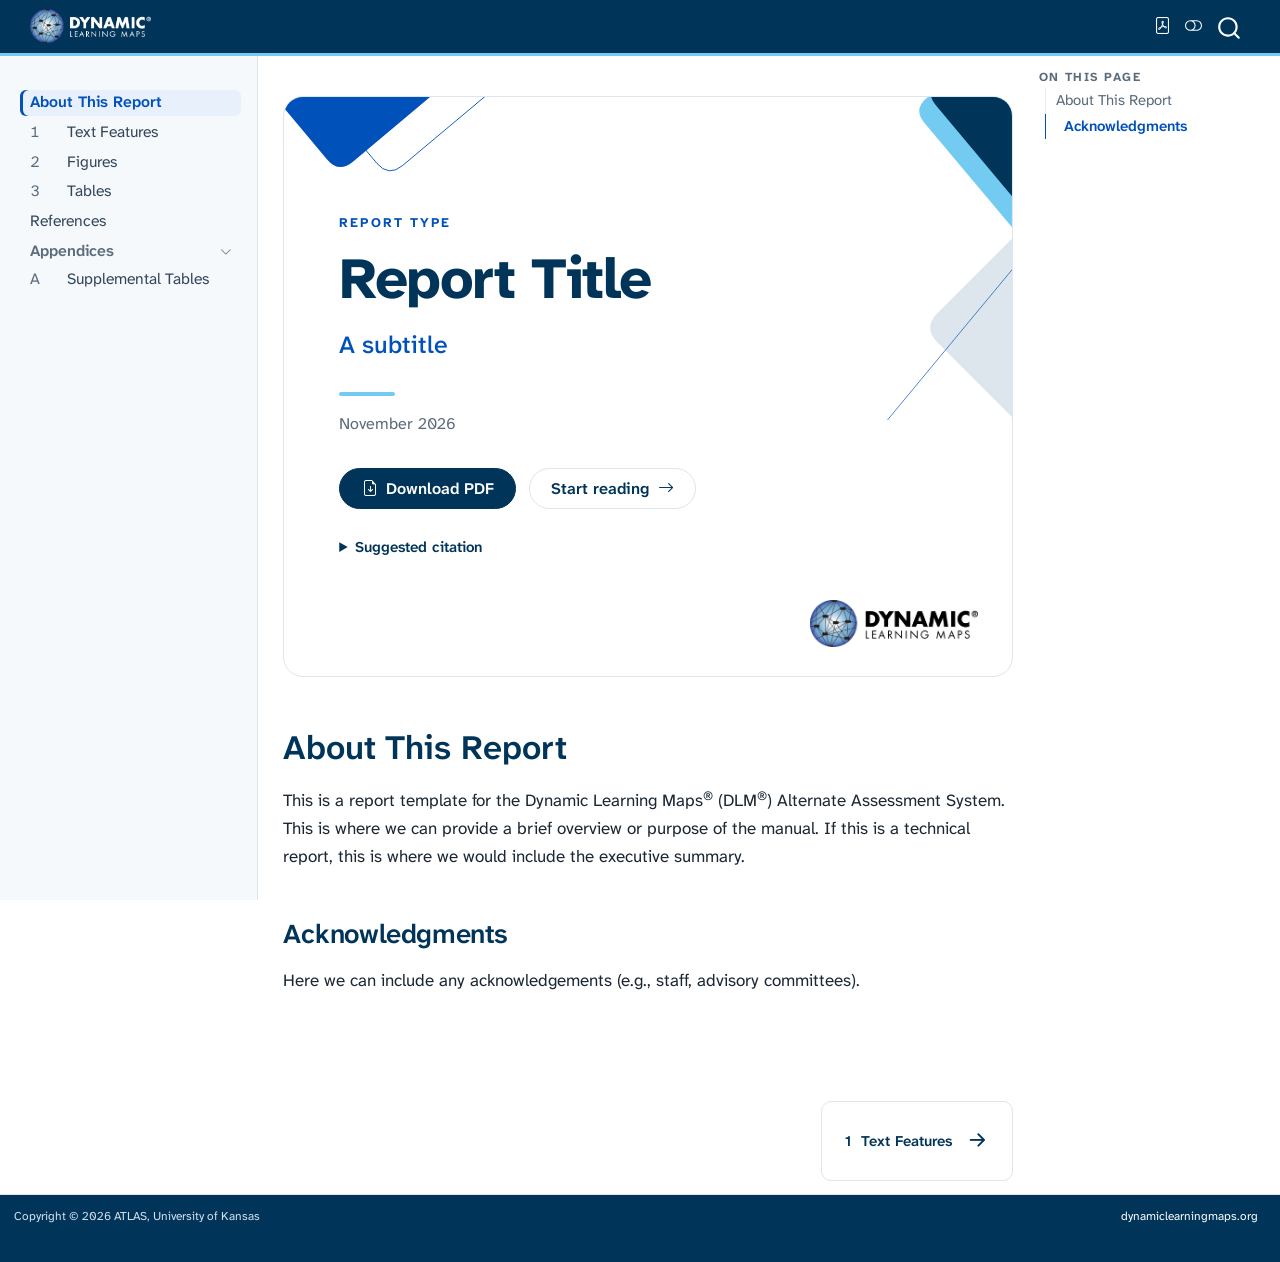
<file: index.html>
<!DOCTYPE html>
<html xmlns="http://www.w3.org/1999/xhtml" lang="en-US" xml:lang="en-US"><head>

<meta charset="utf-8">
<meta name="generator" content="quarto-1.11.9">

<meta name="viewport" content="width=device-width, initial-scale=1.0, user-scalable=yes">


<title>Report Title</title>
<style>
/* Default styles provided by pandoc.
** See https://pandoc.org/MANUAL.html#variables-for-html for config info.
*/
span.smallcaps{font-variant: small-caps;}
div.columns{display: flex; gap: 1.5em;}
div.column{flex: auto;}
@media screen {
div.columns{gap: min(4vw, 1.5em);}
div.column{overflow-x: auto;}
}
div.hanging-indent{margin-left: 1.5em; text-indent: -1.5em;}
ul.task-list{list-style: none;}
ul.task-list li input[type="checkbox"] {
  width: 0.8em;
  margin: 0 0.8em 0.2em -1em; /* quarto-specific, see https://github.com/quarto-dev/quarto-cli/issues/4556 */ 
  vertical-align: middle;
}
</style>


<script src="site_libs/quarto-nav/quarto-nav.js"></script>
<script src="site_libs/quarto-nav/headroom.min.js"></script>
<script src="site_libs/clipboard/clipboard.min.js"></script>
<script src="site_libs/quarto-search/autocomplete.umd.js"></script>
<script src="site_libs/quarto-search/fuse.min.js"></script>
<script src="site_libs/quarto-search/quarto-search.js"></script>
<meta name="quarto:offset" content="./">
<link href="./chapters/01-text-features.html" rel="next">
<link href="site_libs/quarto-contrib/quarto-project/atlas-aai/dlm-report/assets/favicon.png" rel="icon" type="image/png">
<script src="site_libs/quarto-html/quarto.js" type="module"></script>
<script src="site_libs/quarto-html/tabsets/tabsets.js" type="module"></script>
<script src="site_libs/quarto-html/scrollable-regions/scrollable-regions.js" type="module"></script>
<script src="site_libs/quarto-html/popper.min.js"></script>
<script src="site_libs/quarto-html/tippy.umd.min.js"></script>
<script src="site_libs/quarto-html/anchor.min.js"></script>
<link href="site_libs/quarto-html/tippy.css" rel="stylesheet">
<link href="site_libs/quarto-html/quarto-syntax-highlighting-c84636daebc72dab28584933245ca9c7.css" rel="stylesheet" class="quarto-color-scheme" id="quarto-text-highlighting-styles">
<link href="site_libs/quarto-html/quarto-syntax-highlighting-dark-25cd2dbe08efda6219c34eb1ef6c8f4e.css" rel="stylesheet" class="quarto-color-scheme quarto-color-alternate" id="quarto-text-highlighting-styles">
<link href="site_libs/quarto-html/quarto-syntax-highlighting-c84636daebc72dab28584933245ca9c7.css" rel="stylesheet" class="quarto-color-scheme-extra" id="quarto-text-highlighting-styles">
<script src="site_libs/bootstrap/bootstrap.min.js"></script>
<link href="site_libs/bootstrap/bootstrap-icons.css" rel="stylesheet">
<link href="site_libs/bootstrap/bootstrap-091a1f09e05f1750660d98b8151bc83d.min.css" rel="stylesheet" append-hash="true" class="quarto-color-scheme" id="quarto-bootstrap" data-mode="light">
<link href="site_libs/bootstrap/bootstrap-dark-3df6d2d046d16c4f68027968cc9288ca.min.css" rel="stylesheet" append-hash="true" class="quarto-color-scheme quarto-color-alternate" id="quarto-bootstrap" data-mode="dark">
<link href="site_libs/bootstrap/bootstrap-091a1f09e05f1750660d98b8151bc83d.min.css" rel="stylesheet" append-hash="true" class="quarto-color-scheme-extra" id="quarto-bootstrap" data-mode="light">
<link href="site_libs/quarto-contrib/dlm-report-0.1.0/dlm-assets.css" rel="stylesheet">
<script id="quarto-search-options" type="application/json">{
  "location": "navbar",
  "copy-button": false,
  "collapse-after": 3,
  "panel-placement": "end",
  "type": "overlay",
  "limit": 50,
  "keyboard-shortcut": [
    "f",
    "/",
    "s"
  ],
  "show-item-context": false,
  "language": {
    "search-no-results-text": "No results",
    "search-matching-documents-text": "matching documents",
    "search-copy-link-title": "Copy link to search",
    "search-hide-matches-text": "Hide additional matches",
    "search-more-match-text": "more match in this document",
    "search-more-matches-text": "more matches in this document",
    "search-clear-button-title": "Clear",
    "search-text-placeholder": "",
    "search-detached-cancel-button-title": "Cancel",
    "search-submit-button-title": "Submit",
    "search-label": "Search"
  }
}</script>
<style>html{ scroll-behavior: smooth; }</style>


</head>

<body class="nav-sidebar docked nav-fixed quarto-light"><a id="quarto-skip-link" class="visually-hidden-focusable" href="#quarto-document-content">Skip to main content</a><script id="quarto-html-before-body" type="application/javascript">
    const toggleBodyColorMode = (bsSheetEl) => {
      const mode = bsSheetEl.getAttribute("data-mode");
      const bodyEl = window.document.querySelector("body");
      if (mode === "dark") {
        bodyEl.classList.add("quarto-dark");
        bodyEl.classList.remove("quarto-light");
      } else {
        bodyEl.classList.add("quarto-light");
        bodyEl.classList.remove("quarto-dark");
      }
    }
    const toggleBodyColorPrimary = () => {
      const bsSheetEl = window.document.querySelector("link#quarto-bootstrap:not([rel=disabled-stylesheet])");
      if (bsSheetEl) {
        toggleBodyColorMode(bsSheetEl);
      }
    }
    const setColorSchemeToggle = (alternate) => {
      const toggles = window.document.querySelectorAll('.quarto-color-scheme-toggle');
      for (let i=0; i < toggles.length; i++) {
        const toggle = toggles[i];
        if (toggle) {
          toggle.setAttribute("aria-checked", alternate ? "true" : "false");
          if (alternate) {
            toggle.classList.add("alternate");
          } else {
            toggle.classList.remove("alternate");
          }
        }
      }
    };
    const toggleColorMode = (alternate) => {
      // Switch the stylesheets
      const primaryStylesheets = window.document.querySelectorAll('link.quarto-color-scheme:not(.quarto-color-alternate)');
      const alternateStylesheets = window.document.querySelectorAll('link.quarto-color-scheme.quarto-color-alternate');
      manageTransitions('#quarto-margin-sidebar .nav-link', false);
      if (alternate) {
        // note: dark is layered on light, we don't disable primary!
        enableStylesheet(alternateStylesheets);
        for (const sheetNode of alternateStylesheets) {
          if (sheetNode.id === "quarto-bootstrap") {
            toggleBodyColorMode(sheetNode);
          }
        }
      } else {
        disableStylesheet(alternateStylesheets);
        enableStylesheet(primaryStylesheets)
        toggleBodyColorPrimary();
      }
      manageTransitions('#quarto-margin-sidebar .nav-link', true);
      // Switch the toggles
      setColorSchemeToggle(alternate)
    }
    // Hack to workaround the fact that safari doesn't
    // properly recolor the scrollbar when toggling (#1455).
    // Not run on load: stylesheets are set before first paint there, and
    // scrolling would undo the scroll to a URL fragment (#14973).
    // The one pixel nudge keeps the reader where they were.
    const refreshSafariScrollbar = () => {
      if (navigator.userAgent.indexOf('Safari') > 0 && navigator.userAgent.indexOf('Chrome') == -1) {
        manageTransitions("body", false);
        const scrollY = window.scrollY;
        window.scrollTo(0, scrollY > 0 ? scrollY - 1 : 1);
        setTimeout(() => {
          window.scrollTo(0, scrollY);
          manageTransitions("body", true);
        }, 40);
      }
    }
    const disableStylesheet = (stylesheets) => {
      for (let i=0; i < stylesheets.length; i++) {
        const stylesheet = stylesheets[i];
        stylesheet.rel = 'disabled-stylesheet';
      }
    }
    const enableStylesheet = (stylesheets) => {
      for (let i=0; i < stylesheets.length; i++) {
        const stylesheet = stylesheets[i];
        if(stylesheet.rel !== 'stylesheet') { // for Chrome, which will still FOUC without this check
          stylesheet.rel = 'stylesheet';
        }
      }
    }
    const manageTransitions = (selector, allowTransitions) => {
      const els = window.document.querySelectorAll(selector);
      for (let i=0; i < els.length; i++) {
        const el = els[i];
        if (allowTransitions) {
          el.classList.remove('notransition');
        } else {
          el.classList.add('notransition');
        }
      }
    }
    const isFileUrl = () => {
      return window.location.protocol === 'file:';
    }
    const hasAlternateSentinel = () => {
      let styleSentinel = getColorSchemeSentinel();
      if (styleSentinel !== null) {
        return styleSentinel === "alternate";
      } else {
        return false;
      }
    }
    const setStyleSentinel = (alternate) => {
      const value = alternate ? "alternate" : "default";
      if (!isFileUrl()) {
        window.localStorage.setItem("quarto-color-scheme", value);
      } else {
        localAlternateSentinel = value;
      }
    }
    const getColorSchemeSentinel = () => {
      if (!isFileUrl()) {
        const storageValue = window.localStorage.getItem("quarto-color-scheme");
        return storageValue != null ? storageValue : localAlternateSentinel;
      } else {
        return localAlternateSentinel;
      }
    }
    const toggleGiscusIfUsed = (isAlternate, darkModeDefault) => {
      const baseTheme = document.querySelector('#giscus-base-theme')?.value ?? 'light';
      const alternateTheme = document.querySelector('#giscus-alt-theme')?.value ?? 'dark';
      let newTheme = '';
      if(authorPrefersDark) {
        newTheme = isAlternate ? baseTheme : alternateTheme;
      } else {
        newTheme = isAlternate ? alternateTheme : baseTheme;
      }
      const changeGiscusTheme = () => {
        // From: https://github.com/giscus/giscus/issues/336
        const sendMessage = (message) => {
          const iframe = document.querySelector('iframe.giscus-frame');
          if (!iframe) return;
          iframe.contentWindow.postMessage({ giscus: message }, 'https://giscus.app');
        }
        sendMessage({
          setConfig: {
            theme: newTheme
          }
        });
      }
      const isGiscussLoaded = window.document.querySelector('iframe.giscus-frame') !== null;
      if (isGiscussLoaded) {
        changeGiscusTheme();
      }
    };
    const authorPrefersDark = false;
    const darkModeDefault = authorPrefersDark;
      document.querySelector('link#quarto-text-highlighting-styles.quarto-color-scheme-extra').rel = 'disabled-stylesheet';
      document.querySelector('link#quarto-bootstrap.quarto-color-scheme-extra').rel = 'disabled-stylesheet';
    let localAlternateSentinel = darkModeDefault ? 'alternate' : 'default';
    // Dark / light mode switch
    window.quartoToggleColorScheme = () => {
      // Read the current dark / light value
      let toAlternate = !hasAlternateSentinel();
      toggleColorMode(toAlternate);
      refreshSafariScrollbar();
      setStyleSentinel(toAlternate);
      toggleGiscusIfUsed(toAlternate, darkModeDefault);
      window.dispatchEvent(new Event('resize'));
    };
    // Switch to dark mode if need be
    if (hasAlternateSentinel()) {
      toggleColorMode(true);
    } else {
      toggleColorMode(false);
    }
  </script>

<div id="quarto-search-results"></div>
  <header id="quarto-header" class="headroom fixed-top">
    <nav class="navbar navbar-expand-lg " data-bs-theme="dark" aria-label="Site">
      <div class="navbar-container container-fluid">
      <div class="navbar-brand-container mx-auto">
    <a href="./index.html" class="navbar-brand navbar-brand-logo">
    <img src="site_libs/quarto-contrib/quarto-project/atlas-aai/dlm-report/assets/dlm-logo-white.png" alt="Dynamic Learning Maps" class="navbar-logo light-content">
    <img src="site_libs/quarto-contrib/quarto-project/atlas-aai/dlm-report/assets/dlm-logo-white.png" alt="Dynamic Learning Maps" class="navbar-logo dark-content">
    </a>
  </div>
        <div class="quarto-navbar-tools tools-end">
    <a href="./example-manual.pdf" title="Download PDF" class="quarto-navigation-tool px-1" aria-label="Download PDF"><i class="bi bi-file-pdf"></i></a>
  <button type="button" role="switch" aria-checked="false" class="quarto-color-scheme-toggle quarto-navigation-tool  px-1" onclick="window.quartoToggleColorScheme(); return false;" title="Toggle dark mode" aria-label="Toggle dark mode"><i class="bi"></i></button>
</div>
          <div id="quarto-search" class="" title="Search"></div>
      </div> <!-- /container-fluid -->
    </nav>
  <nav class="quarto-secondary-nav" aria-label="Toolbar">
    <div class="container-fluid d-flex">
      <button type="button" class="quarto-btn-toggle btn" data-bs-toggle="collapse" role="button" data-bs-target=".quarto-sidebar-collapse-item" aria-controls="quarto-sidebar" aria-expanded="false" aria-label="Toggle sidebar navigation" onclick="if (window.quartoToggleHeadroom) { window.quartoToggleHeadroom(); }">
        <i class="bi bi-layout-text-sidebar-reverse"></i>
      </button>
        <nav class="quarto-page-breadcrumbs" aria-label="Breadcrumbs"><ol class="breadcrumb"><li class="breadcrumb-item"><a href="./index.html">About This Report</a></li></ol></nav>
        <a class="flex-grow-1" data-bs-toggle="collapse" data-bs-target=".quarto-sidebar-collapse-item" onclick="if (window.quartoToggleHeadroom) { window.quartoToggleHeadroom(); }">      
        </a>
    </div>
  </nav>
</header>
<!-- content -->
<div id="quarto-content" class="quarto-container page-columns page-rows-contents page-layout-article page-navbar">
<!-- sidebar -->
  <nav id="quarto-sidebar" class="sidebar collapse collapse-horizontal quarto-sidebar-collapse-item sidebar-navigation docked overflow-auto" aria-label="Section">
    <div class="sidebar-menu-container"> 
    <ul class="list-unstyled mt-1">
        <li class="sidebar-item">
  <div class="sidebar-item-container"> 
  <a href="./index.html" class="sidebar-item-text sidebar-link active">
 <span class="menu-text">About This Report</span></a>
  </div>
</li>
        <li class="sidebar-item">
  <div class="sidebar-item-container"> 
  <a href="./chapters/01-text-features.html" class="sidebar-item-text sidebar-link">
 <span class="menu-text"><span class="chapter-number">1</span>&nbsp; <span class="chapter-title">Text Features</span></span></a>
  </div>
</li>
        <li class="sidebar-item">
  <div class="sidebar-item-container"> 
  <a href="./chapters/02-figures.html" class="sidebar-item-text sidebar-link">
 <span class="menu-text"><span class="chapter-number">2</span>&nbsp; <span class="chapter-title">Figures</span></span></a>
  </div>
</li>
        <li class="sidebar-item">
  <div class="sidebar-item-container"> 
  <a href="./chapters/03-tables.html" class="sidebar-item-text sidebar-link">
 <span class="menu-text"><span class="chapter-number">3</span>&nbsp; <span class="chapter-title">Tables</span></span></a>
  </div>
</li>
        <li class="sidebar-item">
  <div class="sidebar-item-container"> 
  <a href="./references.html" class="sidebar-item-text sidebar-link">
 <span class="menu-text">References</span></a>
  </div>
</li>
        <li class="sidebar-item sidebar-item-section">
      <div class="sidebar-item-container"> 
            <button type="button" class="sidebar-item-text sidebar-item-toggle sidebar-link text-start" data-bs-toggle="collapse" data-bs-target="#quarto-sidebar-section-1" aria-controls="quarto-sidebar-section-1" aria-expanded="true">
 <span class="menu-text" id="quarto-sidebar-section-1-label">Appendices</span><i class="bi bi-chevron-right" aria-hidden="true"></i></button>
      </div>
      <ul id="quarto-sidebar-section-1" aria-labelledby="quarto-sidebar-section-1-label" class="collapse list-unstyled sidebar-section depth1 show">  
          <li class="sidebar-item">
  <div class="sidebar-item-container"> 
  <a href="./appendices/a-supplemental-info.html" class="sidebar-item-text sidebar-link">
 <span class="menu-text"><span class="chapter-number">A</span>&nbsp; <span class="chapter-title">Supplemental Tables</span></span></a>
  </div>
</li>
      </ul>
  </li>
    </ul>
    </div>
</nav>
<div id="quarto-sidebar-glass" class="quarto-sidebar-collapse-item" data-bs-toggle="collapse" data-bs-target=".quarto-sidebar-collapse-item"></div>
<!-- margin-sidebar -->
    <div id="quarto-margin-sidebar" class="sidebar margin-sidebar">
        <nav id="TOC" role="doc-toc" aria-labelledby="toc-title" class="toc-active">
    <h2 id="toc-title">On this page</h2>
   
  <ul>
  <li><a href="#about-this-report" id="toc-about-this-report" class="nav-link active" data-scroll-target="#about-this-report">About This Report</a>
  <ul class="collapse">
  <li><a href="#acknowledgments" id="toc-acknowledgments" class="nav-link" data-scroll-target="#acknowledgments">Acknowledgments</a></li>
  </ul></li>
  </ul>
</nav>
    </div>
<!-- main -->
<main class="content" id="quarto-document-content" tabindex="-1">


<header id="title-block-header" class="quarto-title-block dlm-cover">
  <div class="dlm-cover-ornament dlm-cover-ornament-left" aria-hidden="true"></div>
  <div class="dlm-cover-ornament dlm-cover-ornament-right" aria-hidden="true"></div>
  <div class="dlm-cover-inner">
    <p class="dlm-eyebrow">Report Type</p>
    <div class="quarto-title">
      <h1 class="title">Report Title</h1>
      <p class="subtitle lead">A subtitle</p>
    </div>
    <div class="dlm-cover-meta">
      
      <span class="dlm-cover-date">November 2026</span>
      
    </div>
    <div class="dlm-cover-actions">
      <a class="btn dlm-btn dlm-btn-primary" href="example-manual.pdf" download=""><i class="bi bi-file-earmark-arrow-down" aria-hidden="true"></i> Download PDF</a>
      <a class="btn dlm-btn dlm-btn-secondary dlm-start-reading" href="#" hidden="">Start reading <i class="bi bi-arrow-right" aria-hidden="true"></i></a>
    </div>
        <details class="dlm-cite">
      <summary>Suggested citation</summary>
      <p class="dlm-cite-rights"><strong>All rights reserved.</strong> Any or all portions of this document may be reproduced and distributed without prior permission provided the source is cited as:</p>
      <div class="dlm-cite-body">
        <p class="dlm-cite-ref">Dynamic Learning Maps Consortium. (2026). <em>Report title: A subtitle</em>. University of Kansas; Accessible Teaching, Learning, and Assessment Systems.</p>
      </div>
    </details>
      </div>
  <div class="dlm-cover-logo" role="img" aria-label="Dynamic Learning Maps"></div>
</header>



<section id="about-this-report" class="level1 unnumbered">
<h1 class="unnumbered">About This Report</h1>
<p>This is a report template for the Dynamic Learning Maps<sup>®</sup> (DLM<sup>®</sup>) Alternate Assessment System. This is where we can provide a brief overview or purpose of the manual. If this is a technical report, this is where we would include the executive summary.</p>
<section id="acknowledgments" class="level2 unnumbered">
<h2 class="unnumbered anchored" data-anchor-id="acknowledgments">Acknowledgments</h2>
<p>Here we can include any acknowledgements (e.g., staff, advisory committees).</p>


</section>
</section>

</main> <!-- /main -->
<script id="quarto-html-after-body" type="application/javascript">
  window.document.addEventListener("DOMContentLoaded", function (event) {
    // Ensure there is a toggle, if there isn't float one in the top right
    if (window.document.querySelector('.quarto-color-scheme-toggle') === null) {
      const toggle = window.document.createElement('button');
      toggle.type = "button";
      toggle.setAttribute("role", "switch");
      toggle.setAttribute("aria-checked", "false");
      toggle.classList.add('top-right');
      toggle.classList.add('quarto-color-scheme-toggle');
      toggle.setAttribute("aria-label", "Toggle dark mode");
      toggle.onclick = function() { try { window.quartoToggleColorScheme(); } catch {} return false; };
      const i = window.document.createElement("i");
      i.classList.add('bi');
      toggle.appendChild(i);
      // Put the toggle in a landmark of its own, so that landmark navigation
      // can reach it.
      //
      // The container is always a fresh direct child of body, and the toggle is
      // never moved into page furniture that the theme or the author controls.
      // The toggle is positioned against the page, so any ancestor that
      // establishes a containing block captures it: a positioned element or a
      // grid for position: absolute, and transform, filter, will-change or
      // contain for position: fixed. A direct child of body has none of these
      // to inherit, and the shift when one appears is silent and visual.
      //
      // ARIA says a document should have at most one banner, and axe reports a
      // duplicate whether or not the banners carry distinct labels. So use a
      // header when the page has no banner yet, and a named region otherwise.
      //
      // A header is a banner wherever it sits, unless it is inside sectioning
      // content, so this cannot just look at the children of body: a custom
      // page layout wraps the title block header in a plain div. An explicit
      // role="banner" always counts.
      const sectioning = 'article, aside, main, nav, section, [role="article"], [role="complementary"], [role="main"], [role="navigation"], [role="region"]';
      const hasBanner = Array.from(
        window.document.querySelectorAll('header:not([role]), [role="banner"]')
      ).some(function(el) {
        return el.hasAttribute("role") || el.closest(sectioning) === null;
      });
      const container = window.document.createElement(hasBanner ? "div" : "header");
      if (hasBanner) {
        container.setAttribute("role", "region");
        container.setAttribute("aria-label", "Toggle dark mode");
      }
      container.classList.add('quarto-color-scheme-toggle-container');
      container.appendChild(toggle);
      window.document.body.appendChild(container);
    }
    setColorSchemeToggle(hasAlternateSentinel())
    const icon = "";
    const anchorJS = new window.AnchorJS();
    anchorJS.options = {
      placement: 'right',
      icon: icon
    };
    anchorJS.add('.anchored');
    const isCodeAnnotation = (el) => {
      for (const clz of el.classList) {
        if (clz.startsWith('code-annotation-')) {                     
          return true;
        }
      }
      return false;
    }
    const onCopySuccess = function(e) {
      // button target
      const button = e.trigger;
      // don't keep focus
      button.blur();
      // flash "checked"
      button.classList.add('code-copy-button-checked');
      var currentTitle = button.getAttribute("title");
      button.setAttribute("title", "Copied!");
      let tooltip;
      if (window.bootstrap) {
        button.setAttribute("data-bs-toggle", "tooltip");
        button.setAttribute("data-bs-placement", "left");
        button.setAttribute("data-bs-title", "Copied!");
        tooltip = new bootstrap.Tooltip(button, 
          { trigger: "manual", 
            customClass: "code-copy-button-tooltip",
            offset: [0, -8]});
        tooltip.show();    
      }
      setTimeout(function() {
        if (tooltip) {
          tooltip.hide();
          button.removeAttribute("data-bs-title");
          button.removeAttribute("data-bs-toggle");
          button.removeAttribute("data-bs-placement");
        }
        button.setAttribute("title", currentTitle);
        button.classList.remove('code-copy-button-checked');
      }, 1000);
      // clear code selection
      e.clearSelection();
    }
    const getTextToCopy = function(trigger) {
      const outerScaffold = trigger.parentElement.cloneNode(true);
      const codeEl = outerScaffold.querySelector('code');
      for (const childEl of codeEl.children) {
        if (isCodeAnnotation(childEl)) {
          childEl.remove();
        }
      }
      return codeEl.innerText;
    }
    const clipboard = new window.ClipboardJS('.code-copy-button:not([data-in-quarto-modal])', {
      text: getTextToCopy
    });
    clipboard.on('success', onCopySuccess);
    if (window.document.getElementById('quarto-embedded-source-code-modal')) {
      const clipboardModal = new window.ClipboardJS('.code-copy-button[data-in-quarto-modal]', {
        text: getTextToCopy,
        container: window.document.getElementById('quarto-embedded-source-code-modal')
      });
      clipboardModal.on('success', onCopySuccess);
    }
      var localhostRegex = new RegExp(/^(?:http|https):\/\/localhost\:?[0-9]*\//);
      var mailtoRegex = new RegExp(/^mailto:/);
        var filterRegex = new RegExp("https:\/\/atlas-aai\.github\.io\/example-dlm-report\/");
      const newWindowLabel = "(opens in a new tab)";
      const newWindowNoteId = "quarto-ext-newwindow-label";
      // Links reference one hidden label through aria-describedby, so the
      // announcement never changes their accessible name.
      var describeNewWindow = (link) => {
        if (!window.document.getElementById(newWindowNoteId)) {
          var newWindowNote = window.document.createElement("span");
          newWindowNote.id = newWindowNoteId;
          newWindowNote.hidden = true;
          newWindowNote.textContent = newWindowLabel;
          window.document.body.appendChild(newWindowNote);
        }
        var describedBy = (link.getAttribute("aria-describedby") || "").split(/\s+/).filter(Boolean);
        if (!describedBy.includes(newWindowNoteId)) {
          describedBy.push(newWindowNoteId);
          link.setAttribute("aria-describedby", describedBy.join(" "));
        }
      }
      var isInternal = (href) => {
          return filterRegex.test(href) || localhostRegex.test(href) || mailtoRegex.test(href);
      }
      // Inspect non-navigation links and adorn them if external
      window.quartoDecorateExternalLinks = function (root) {
     var links = (root || window.document).querySelectorAll('a[href]:not(.nav-link):not(.navbar-brand):not(.toc-action):not(.sidebar-link):not(.sidebar-item-toggle):not(.pagination-link):not(.no-external):not([aria-hidden]):not(.dropdown-item):not(.quarto-navigation-tool):not(.about-link)');
      for (var i=0; i<links.length; i++) {
        const link = links[i];
        if (!isInternal(link.href)) {
          // undo the damage that might have been done by quarto-nav.js in the case of
          // links that we want to consider external
          if (link.dataset.originalHref !== undefined) {
            link.href = link.dataset.originalHref;
          }
            // target, if specified
            link.setAttribute("target", "_blank");
            if (link.getAttribute("rel") === null) {
              link.setAttribute("rel", "noopener");
            }
            describeNewWindow(link);
          if (!link.classList.contains('no-external-icon')) {
          }
        }
      }
      };
      window.quartoDecorateExternalLinks(window.document);
    // Esc closes the popup (WCAG 1.4.13) and focus leaving both trigger and
    // popup closes it (WCAG 2.4.11); tippy handles neither for interactive popups.
    const hideOnEscAndFocusOut = {
      name: 'hideOnEscAndFocusOut',
      defaultValue: true,
      fn(instance) {
        const dismiss = () => {
          // A show scheduled by the trigger delay would otherwise reopen it
          instance.clearDelayTimeouts();
          instance.hide();
        };
        const onKeyDown = (event) => {
          if (event.key !== 'Escape') {
            return;
          }
          // Keep Esc from also reaching page handlers (e.g. reveal.js overview),
          // except an open reveal.js slide menu, which Esc should close too.
          // The menu handles keys only when its keyboard option is on.
          const menuHandlesEsc = window.Reveal?.getPlugin?.('menu')?.isOpen() &&
            window.Reveal.getConfig().menu?.keyboard !== false;
          if (!menuHandlesEsc) {
            event.stopPropagation();
          }
          if (instance.popper.contains(window.document.activeElement)) {
            // Disabled while refocusing so the focus trigger does not reopen it
            instance.disable();
            instance.reference.focus();
            instance.enable();
          }
          dismiss();
        };
        const onFocusOut = (event) => {
          const target = event.relatedTarget;
          if (target && !instance.reference.contains(target) &&
              !instance.popper.contains(target)) {
            dismiss();
          }
        };
        // On the trigger too: a click trigger (code-annotations: select) has no
        // blur handling. Attached for the instance's lifetime so leaving the
        // trigger also cancels a show still pending on the trigger delay.
        instance.reference.addEventListener('focusout', onFocusOut);
        return {
          onShow() {
            window.document.addEventListener('keydown', onKeyDown, true);
            instance.popper.addEventListener('focusout', onFocusOut);
          },
          onHide() {
            window.document.removeEventListener('keydown', onKeyDown, true);
            instance.popper.removeEventListener('focusout', onFocusOut);
          },
          onDestroy() {
            instance.reference.removeEventListener('focusout', onFocusOut);
          },
        };
      },
    };
    function tippyHover(el, contentFn, onTriggerFn, onUntriggerFn) {
      const config = {
        allowHTML: true,
        maxWidth: 500,
        delay: 100,
        arrow: false,
        appendTo: function(el) {
            return el.parentElement;
        },
        interactive: true,
        interactiveBorder: 10,
        theme: 'quarto',
        placement: 'bottom-start',
        plugins: [hideOnEscAndFocusOut],
      };
      if (contentFn) {
        config.content = contentFn;
      }
      if (onTriggerFn) {
        config.onTrigger = onTriggerFn;
      }
      if (onUntriggerFn) {
        config.onUntrigger = onUntriggerFn;
      }
      window.tippy(el, config); 
    }
    const noterefs = window.document.querySelectorAll('a[role="doc-noteref"]');
    for (var i=0; i<noterefs.length; i++) {
      const ref = noterefs[i];
      tippyHover(ref, function() {
        // use id or data attribute instead here
        let href = ref.getAttribute('data-footnote-href') || ref.getAttribute('href');
        try { href = new URL(href).hash; } catch {}
        const id = href.replace(/^#\/?/, "");
        const note = window.document.getElementById(id);
        if (note) {
          return note.innerHTML;
        } else {
          return "";
        }
      });
    }
    const xrefs = window.document.querySelectorAll('a.quarto-xref');
    const processXRef = (id, note) => {
      // Strip column container classes
      const stripColumnClz = (el) => {
        el.classList.remove("page-full", "page-columns");
        if (el.children) {
          for (const child of el.children) {
            stripColumnClz(child);
          }
        }
      }
      stripColumnClz(note)
      if (id === null || id.startsWith('sec-')) {
        // Special case sections, only their first couple elements
        const container = document.createElement("div");
        if (note.children && note.children.length > 2) {
          container.appendChild(note.children[0].cloneNode(true));
          for (let i = 1; i < note.children.length; i++) {
            const child = note.children[i];
            if (child.tagName === "P" && child.innerText === "") {
              continue;
            } else {
              container.appendChild(child.cloneNode(true));
              break;
            }
          }
          if (window.Quarto?.typesetMath) {
            window.Quarto.typesetMath(container);
          }
          return container.innerHTML
        } else {
          if (window.Quarto?.typesetMath) {
            window.Quarto.typesetMath(note);
          }
          return note.innerHTML;
        }
      } else {
        // Remove any anchor links if they are present
        const anchorLink = note.querySelector('a.anchorjs-link');
        if (anchorLink) {
          anchorLink.remove();
        }
        if (window.Quarto?.typesetMath) {
          window.Quarto.typesetMath(note);
        }
        if (note.classList.contains("callout")) {
          return note.outerHTML;
        } else {
          return note.innerHTML;
        }
      }
    }
    for (var i=0; i<xrefs.length; i++) {
      const xref = xrefs[i];
      tippyHover(xref, undefined, function(instance) {
        instance.disable();
        let url = xref.getAttribute('href');
        let hash = undefined; 
        if (url.startsWith('#')) {
          hash = url;
        } else {
          try { hash = new URL(url).hash; } catch {}
        }
        if (hash) {
          const id = hash.replace(/^#\/?/, "");
          const note = window.document.getElementById(id);
          if (note !== null) {
            try {
              const html = processXRef(id, note.cloneNode(true));
              instance.setContent(html);
            } finally {
              instance.enable();
              instance.show();
            }
          } else {
            // See if we can fetch this
            fetch(url.split('#')[0])
            .then(res => res.text())
            .then(html => {
              const parser = new DOMParser();
              const htmlDoc = parser.parseFromString(html, "text/html");
              const note = htmlDoc.getElementById(id);
              if (note !== null) {
                const html = processXRef(id, note);
                instance.setContent(html);
              } 
            }).finally(() => {
              instance.enable();
              instance.show();
            });
          }
        } else {
          // See if we can fetch a full url (with no hash to target)
          // This is a special case and we should probably do some content thinning / targeting
          fetch(url)
          .then(res => res.text())
          .then(html => {
            const parser = new DOMParser();
            const htmlDoc = parser.parseFromString(html, "text/html");
            const note = htmlDoc.querySelector('main.content');
            if (note !== null) {
              // This should only happen for chapter cross references
              // (since there is no id in the URL)
              // remove the first header
              if (note.children.length > 0 && note.children[0].tagName === "HEADER") {
                note.children[0].remove();
              }
              const html = processXRef(null, note);
              instance.setContent(html);
            } 
          }).finally(() => {
            instance.enable();
            instance.show();
          });
        }
      }, function(instance) {
      });
    }
        let selectedAnnoteEl;
        const selectorForAnnotation = ( cell, annotation) => {
          let cellAttr = 'data-code-cell="' + cell + '"';
          let lineAttr = 'data-code-annotation="' +  annotation + '"';
          const selector = 'span[' + cellAttr + '][' + lineAttr + ']';
          return selector;
        }
        const selectCodeLines = (annoteEl) => {
          const doc = window.document;
          const targetCell = annoteEl.getAttribute("data-target-cell");
          const targetAnnotation = annoteEl.getAttribute("data-target-annotation");
          const annoteSpan = window.document.querySelector(selectorForAnnotation(targetCell, targetAnnotation));
          const lines = annoteSpan.getAttribute("data-code-lines").split(",");
          const lineIds = lines.map((line) => {
            return targetCell + "-" + line;
          })
          // Each band is positioned against its own containing block, which is
          // not the offsetParent of the lines, so place it from client rects.
          const placeBand = (band, firstEl, lastEl, codeBlock) => {
            const container = band.offsetParent;
            if (container === null) {
              return;
            }
            const containerRect = container.getBoundingClientRect();
            // Reveal.js scales slides with a transform, so convert client
            // pixels back to the CSS pixels of the container.
            const scale = containerRect.height / container.offsetHeight || 1;
            const firstRect = firstEl.getBoundingClientRect();
            const lastRect = lastEl.getBoundingClientRect();
            const top = (firstRect.top - containerRect.top) / scale - container.clientTop + container.scrollTop;
            const height = (lastRect.bottom - firstRect.top) / scale;
            band.style.top = top - 2 + "px";
            band.style.height = height + 4 + "px";
            if (codeBlock) {
              // Without the copy button wrapper, the containing block is wider
              // than the code block, so span the code block explicitly.
              const blockRect = codeBlock.getBoundingClientRect();
              band.style.left = (blockRect.left - containerRect.left) / scale - container.clientLeft + container.scrollLeft + "px";
              band.style.width = blockRect.width / scale + "px";
            }
          };
          if (lineIds.length > 0) {
            const el = window.document.getElementById(lineIds[0]);
            const lastEl = window.document.getElementById(lineIds[lineIds.length - 1]);
            const parent = el.parentElement.parentElement;
            // cook up a div (if necessary) and position it
            let div = window.document.getElementById("code-annotation-line-highlight");
            if (div === null) {
              div = window.document.createElement("div");
              div.setAttribute("id", "code-annotation-line-highlight");
              div.style.position = 'absolute';
              parent.appendChild(div);
            }
            placeBand(div, el, lastEl, parent.closest("div.sourceCode") || parent);
            let gutterDiv = window.document.getElementById("code-annotation-line-highlight-gutter");
            if (gutterDiv === null) {
              gutterDiv = window.document.createElement("div");
              gutterDiv.setAttribute("id", "code-annotation-line-highlight-gutter");
              gutterDiv.style.position = 'absolute';
              const codeCell = window.document.getElementById(targetCell);
              const gutter = codeCell.querySelector('.code-annotation-gutter');
              gutter.appendChild(gutterDiv);
            }
            placeBand(gutterDiv, el, lastEl);
            selectedAnnoteEl = annoteEl;
          }
        };
        const unselectCodeLines = () => {
          const elementsIds = ["code-annotation-line-highlight", "code-annotation-line-highlight-gutter"];
          elementsIds.forEach((elId) => {
            const div = window.document.getElementById(elId);
            if (div) {
              div.remove();
            }
          });
          selectedAnnoteEl = undefined;
        };
          // Handle positioning of the toggle
      window.addEventListener(
        "resize",
        throttle(() => {
          elRect = undefined;
          if (selectedAnnoteEl) {
            selectCodeLines(selectedAnnoteEl);
          }
        }, 10)
      );
      function throttle(fn, ms) {
      let throttle = false;
      let timer;
        return (...args) => {
          if(!throttle) { // first call gets through
              fn.apply(this, args);
              throttle = true;
          } else { // all the others get throttled
              if(timer) clearTimeout(timer); // cancel #2
              timer = setTimeout(() => {
                fn.apply(this, args);
                timer = throttle = false;
              }, ms);
          }
        };
      }
        // Attach click handler to the DT
        const annoteDls = window.document.querySelectorAll('dt[data-target-cell]');
        for (const annoteDlNode of annoteDls) {
          annoteDlNode.addEventListener('click', (event) => {
            const clickedEl = event.target;
            if (clickedEl !== selectedAnnoteEl) {
              unselectCodeLines();
              const activeEl = window.document.querySelector('dt[data-target-cell].code-annotation-active');
              if (activeEl) {
                activeEl.classList.remove('code-annotation-active');
              }
              selectCodeLines(clickedEl);
              clickedEl.classList.add('code-annotation-active');
            } else {
              // Unselect the line
              unselectCodeLines();
              clickedEl.classList.remove('code-annotation-active');
            }
          });
        }
    const findCites = (el) => {
      const parentEl = el.parentElement;
      if (parentEl) {
        const cites = parentEl.dataset.cites;
        if (cites) {
          return {
            el,
            cites: cites.split(' ')
          };
        } else {
          return findCites(el.parentElement)
        }
      } else {
        return undefined;
      }
    };
    var bibliorefs = window.document.querySelectorAll('a[role="doc-biblioref"]');
    for (var i=0; i<bibliorefs.length; i++) {
      const ref = bibliorefs[i];
      const citeInfo = findCites(ref);
      if (citeInfo) {
        tippyHover(citeInfo.el, function() {
          var popup = window.document.createElement('div');
          citeInfo.cites.forEach(function(cite) {
            var citeDiv = window.document.createElement('div');
            citeDiv.classList.add('hanging-indent');
            citeDiv.classList.add('csl-entry');
            var biblioDiv = window.document.getElementById('ref-' + cite);
            if (biblioDiv) {
              citeDiv.innerHTML = biblioDiv.innerHTML;
            }
            popup.appendChild(citeDiv);
          });
          return popup.innerHTML;
        });
      }
    }
  });
  </script>
  <script type="application/javascript">
  window.quartoScrollableRegionsLabels = {"code":"Scrollable code","output":"Scrollable output"};
  </script>
<nav class="page-navigation" aria-label="Page">
  <div class="nav-page nav-page-previous">
  </div>
  <div class="nav-page nav-page-next">
      <a href="./chapters/01-text-features.html" class="pagination-link" aria-label="Text Features">
        <span class="nav-page-text"><span class="chapter-number">1</span>&nbsp; <span class="chapter-title">Text Features</span></span> <i class="bi bi-arrow-right-short"></i>
      </a>
  </div>
</nav>
</div> <!-- /content -->
<footer class="footer">
  <div class="nav-footer">
    <div class="nav-footer-left">
<p>Copyright © 2026 ATLAS, University of Kansas</p>
</div>   
    <div class="nav-footer-center">
      &nbsp;
    </div>
    <div class="nav-footer-right">
      <ul class="footer-items list-unstyled">
    <li class="nav-item">
    <a class="nav-link" href="https://dynamiclearningmaps.org">
<p>dynamiclearningmaps.org</p>
</a>
  </li>  
</ul>
    </div>
  </div>
</footer>




<script src="site_libs/quarto-html/zenscroll-min.js"></script>
<script src="site_libs/quarto-contrib/dlm-report-0.1.0/dlm.js"></script>
</body></html>
</file>
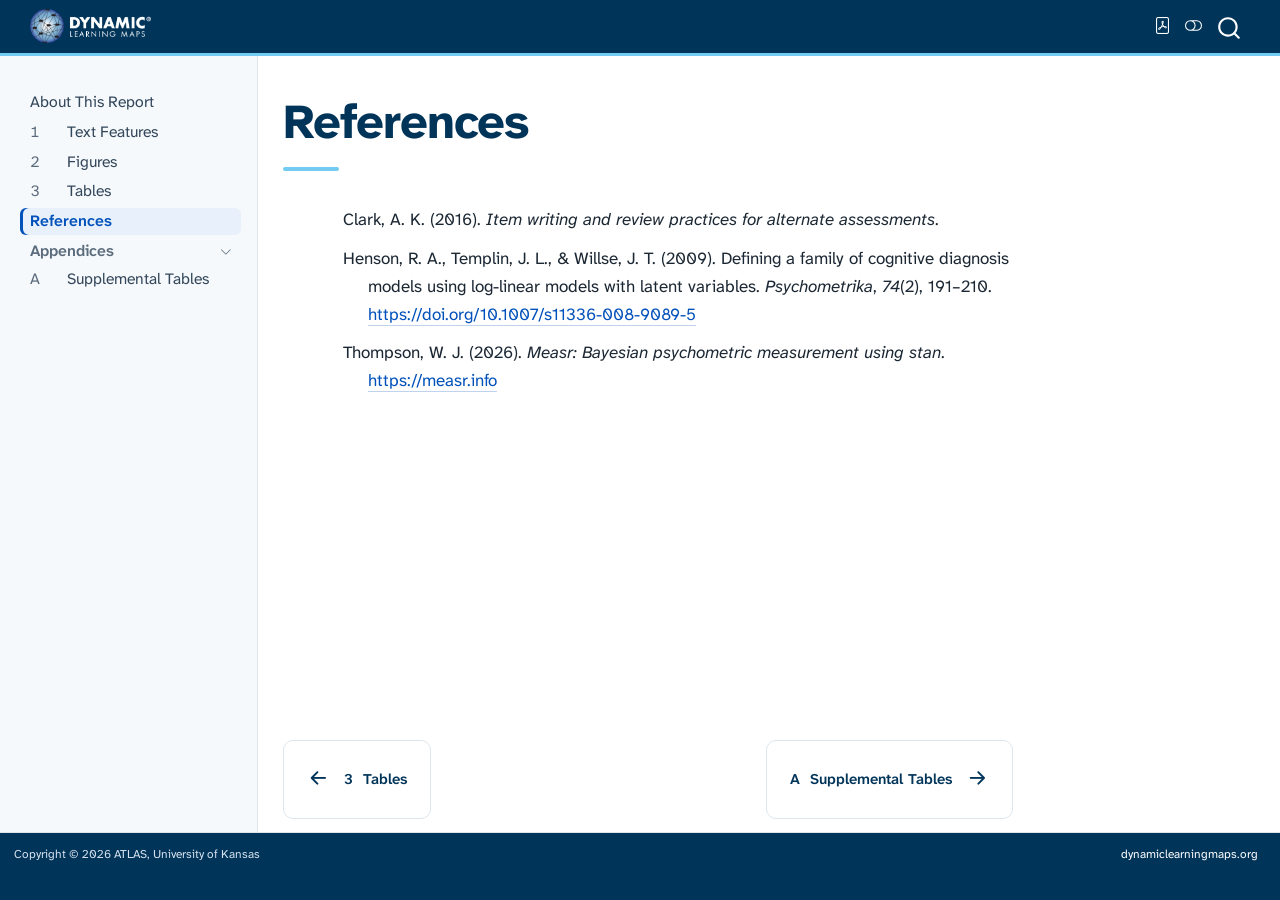
<file: references.html>
<!DOCTYPE html>
<html xmlns="http://www.w3.org/1999/xhtml" lang="en-US" xml:lang="en-US"><head>

<meta charset="utf-8">
<meta name="generator" content="quarto-1.11.9">

<meta name="viewport" content="width=device-width, initial-scale=1.0, user-scalable=yes">


<title>References – Report Title</title>
<style>
/* Default styles provided by pandoc.
** See https://pandoc.org/MANUAL.html#variables-for-html for config info.
*/
span.smallcaps{font-variant: small-caps;}
div.columns{display: flex; gap: 1.5em;}
div.column{flex: auto;}
@media screen {
div.columns{gap: min(4vw, 1.5em);}
div.column{overflow-x: auto;}
}
div.hanging-indent{margin-left: 1.5em; text-indent: -1.5em;}
ul.task-list{list-style: none;}
ul.task-list li input[type="checkbox"] {
  width: 0.8em;
  margin: 0 0.8em 0.2em -1em; /* quarto-specific, see https://github.com/quarto-dev/quarto-cli/issues/4556 */ 
  vertical-align: middle;
}
/* CSS for citations */
div.csl-bib-body { }
div.csl-entry {
  clear: both;
}
.hanging-indent div.csl-entry {
  margin-left:2em;
  text-indent:-2em;
}
div.csl-left-margin {
  min-width:2em;
  float:left;
}
div.csl-right-inline {
  margin-left:2em;
  padding-left:1em;
}
div.csl-indent {
  margin-left: 2em;
}</style>


<script src="site_libs/quarto-nav/quarto-nav.js"></script>
<script src="site_libs/quarto-nav/headroom.min.js"></script>
<script src="site_libs/clipboard/clipboard.min.js"></script>
<script src="site_libs/quarto-search/autocomplete.umd.js"></script>
<script src="site_libs/quarto-search/fuse.min.js"></script>
<script src="site_libs/quarto-search/quarto-search.js"></script>
<meta name="quarto:offset" content="./">
<link href="./appendices/a-supplemental-info.html" rel="next">
<link href="./chapters/03-tables.html" rel="prev">
<link href="site_libs/quarto-contrib/quarto-project/atlas-aai/dlm-report/assets/favicon.png" rel="icon" type="image/png">
<script src="site_libs/quarto-html/quarto.js" type="module"></script>
<script src="site_libs/quarto-html/tabsets/tabsets.js" type="module"></script>
<script src="site_libs/quarto-html/scrollable-regions/scrollable-regions.js" type="module"></script>
<script src="site_libs/quarto-html/popper.min.js"></script>
<script src="site_libs/quarto-html/tippy.umd.min.js"></script>
<script src="site_libs/quarto-html/anchor.min.js"></script>
<link href="site_libs/quarto-html/tippy.css" rel="stylesheet">
<link href="site_libs/quarto-html/quarto-syntax-highlighting-c84636daebc72dab28584933245ca9c7.css" rel="stylesheet" class="quarto-color-scheme" id="quarto-text-highlighting-styles">
<link href="site_libs/quarto-html/quarto-syntax-highlighting-dark-25cd2dbe08efda6219c34eb1ef6c8f4e.css" rel="stylesheet" class="quarto-color-scheme quarto-color-alternate" id="quarto-text-highlighting-styles">
<link href="site_libs/quarto-html/quarto-syntax-highlighting-c84636daebc72dab28584933245ca9c7.css" rel="stylesheet" class="quarto-color-scheme-extra" id="quarto-text-highlighting-styles">
<script src="site_libs/bootstrap/bootstrap.min.js"></script>
<link href="site_libs/bootstrap/bootstrap-icons.css" rel="stylesheet">
<link href="site_libs/bootstrap/bootstrap-091a1f09e05f1750660d98b8151bc83d.min.css" rel="stylesheet" append-hash="true" class="quarto-color-scheme" id="quarto-bootstrap" data-mode="light">
<link href="site_libs/bootstrap/bootstrap-dark-3df6d2d046d16c4f68027968cc9288ca.min.css" rel="stylesheet" append-hash="true" class="quarto-color-scheme quarto-color-alternate" id="quarto-bootstrap" data-mode="dark">
<link href="site_libs/bootstrap/bootstrap-091a1f09e05f1750660d98b8151bc83d.min.css" rel="stylesheet" append-hash="true" class="quarto-color-scheme-extra" id="quarto-bootstrap" data-mode="light">
<link href="site_libs/quarto-contrib/dlm-report-0.1.0/dlm-assets.css" rel="stylesheet">
<script id="quarto-search-options" type="application/json">{
  "location": "navbar",
  "copy-button": false,
  "collapse-after": 3,
  "panel-placement": "end",
  "type": "overlay",
  "limit": 50,
  "keyboard-shortcut": [
    "f",
    "/",
    "s"
  ],
  "show-item-context": false,
  "language": {
    "search-no-results-text": "No results",
    "search-matching-documents-text": "matching documents",
    "search-copy-link-title": "Copy link to search",
    "search-hide-matches-text": "Hide additional matches",
    "search-more-match-text": "more match in this document",
    "search-more-matches-text": "more matches in this document",
    "search-clear-button-title": "Clear",
    "search-text-placeholder": "",
    "search-detached-cancel-button-title": "Cancel",
    "search-submit-button-title": "Submit",
    "search-label": "Search"
  }
}</script>
<style>html{ scroll-behavior: smooth; }</style>


</head>

<body class="nav-sidebar docked nav-fixed quarto-light"><a id="quarto-skip-link" class="visually-hidden-focusable" href="#quarto-document-content">Skip to main content</a><script id="quarto-html-before-body" type="application/javascript">
    const toggleBodyColorMode = (bsSheetEl) => {
      const mode = bsSheetEl.getAttribute("data-mode");
      const bodyEl = window.document.querySelector("body");
      if (mode === "dark") {
        bodyEl.classList.add("quarto-dark");
        bodyEl.classList.remove("quarto-light");
      } else {
        bodyEl.classList.add("quarto-light");
        bodyEl.classList.remove("quarto-dark");
      }
    }
    const toggleBodyColorPrimary = () => {
      const bsSheetEl = window.document.querySelector("link#quarto-bootstrap:not([rel=disabled-stylesheet])");
      if (bsSheetEl) {
        toggleBodyColorMode(bsSheetEl);
      }
    }
    const setColorSchemeToggle = (alternate) => {
      const toggles = window.document.querySelectorAll('.quarto-color-scheme-toggle');
      for (let i=0; i < toggles.length; i++) {
        const toggle = toggles[i];
        if (toggle) {
          toggle.setAttribute("aria-checked", alternate ? "true" : "false");
          if (alternate) {
            toggle.classList.add("alternate");
          } else {
            toggle.classList.remove("alternate");
          }
        }
      }
    };
    const toggleColorMode = (alternate) => {
      // Switch the stylesheets
      const primaryStylesheets = window.document.querySelectorAll('link.quarto-color-scheme:not(.quarto-color-alternate)');
      const alternateStylesheets = window.document.querySelectorAll('link.quarto-color-scheme.quarto-color-alternate');
      manageTransitions('#quarto-margin-sidebar .nav-link', false);
      if (alternate) {
        // note: dark is layered on light, we don't disable primary!
        enableStylesheet(alternateStylesheets);
        for (const sheetNode of alternateStylesheets) {
          if (sheetNode.id === "quarto-bootstrap") {
            toggleBodyColorMode(sheetNode);
          }
        }
      } else {
        disableStylesheet(alternateStylesheets);
        enableStylesheet(primaryStylesheets)
        toggleBodyColorPrimary();
      }
      manageTransitions('#quarto-margin-sidebar .nav-link', true);
      // Switch the toggles
      setColorSchemeToggle(alternate)
    }
    // Hack to workaround the fact that safari doesn't
    // properly recolor the scrollbar when toggling (#1455).
    // Not run on load: stylesheets are set before first paint there, and
    // scrolling would undo the scroll to a URL fragment (#14973).
    // The one pixel nudge keeps the reader where they were.
    const refreshSafariScrollbar = () => {
      if (navigator.userAgent.indexOf('Safari') > 0 && navigator.userAgent.indexOf('Chrome') == -1) {
        manageTransitions("body", false);
        const scrollY = window.scrollY;
        window.scrollTo(0, scrollY > 0 ? scrollY - 1 : 1);
        setTimeout(() => {
          window.scrollTo(0, scrollY);
          manageTransitions("body", true);
        }, 40);
      }
    }
    const disableStylesheet = (stylesheets) => {
      for (let i=0; i < stylesheets.length; i++) {
        const stylesheet = stylesheets[i];
        stylesheet.rel = 'disabled-stylesheet';
      }
    }
    const enableStylesheet = (stylesheets) => {
      for (let i=0; i < stylesheets.length; i++) {
        const stylesheet = stylesheets[i];
        if(stylesheet.rel !== 'stylesheet') { // for Chrome, which will still FOUC without this check
          stylesheet.rel = 'stylesheet';
        }
      }
    }
    const manageTransitions = (selector, allowTransitions) => {
      const els = window.document.querySelectorAll(selector);
      for (let i=0; i < els.length; i++) {
        const el = els[i];
        if (allowTransitions) {
          el.classList.remove('notransition');
        } else {
          el.classList.add('notransition');
        }
      }
    }
    const isFileUrl = () => {
      return window.location.protocol === 'file:';
    }
    const hasAlternateSentinel = () => {
      let styleSentinel = getColorSchemeSentinel();
      if (styleSentinel !== null) {
        return styleSentinel === "alternate";
      } else {
        return false;
      }
    }
    const setStyleSentinel = (alternate) => {
      const value = alternate ? "alternate" : "default";
      if (!isFileUrl()) {
        window.localStorage.setItem("quarto-color-scheme", value);
      } else {
        localAlternateSentinel = value;
      }
    }
    const getColorSchemeSentinel = () => {
      if (!isFileUrl()) {
        const storageValue = window.localStorage.getItem("quarto-color-scheme");
        return storageValue != null ? storageValue : localAlternateSentinel;
      } else {
        return localAlternateSentinel;
      }
    }
    const toggleGiscusIfUsed = (isAlternate, darkModeDefault) => {
      const baseTheme = document.querySelector('#giscus-base-theme')?.value ?? 'light';
      const alternateTheme = document.querySelector('#giscus-alt-theme')?.value ?? 'dark';
      let newTheme = '';
      if(authorPrefersDark) {
        newTheme = isAlternate ? baseTheme : alternateTheme;
      } else {
        newTheme = isAlternate ? alternateTheme : baseTheme;
      }
      const changeGiscusTheme = () => {
        // From: https://github.com/giscus/giscus/issues/336
        const sendMessage = (message) => {
          const iframe = document.querySelector('iframe.giscus-frame');
          if (!iframe) return;
          iframe.contentWindow.postMessage({ giscus: message }, 'https://giscus.app');
        }
        sendMessage({
          setConfig: {
            theme: newTheme
          }
        });
      }
      const isGiscussLoaded = window.document.querySelector('iframe.giscus-frame') !== null;
      if (isGiscussLoaded) {
        changeGiscusTheme();
      }
    };
    const authorPrefersDark = false;
    const darkModeDefault = authorPrefersDark;
      document.querySelector('link#quarto-text-highlighting-styles.quarto-color-scheme-extra').rel = 'disabled-stylesheet';
      document.querySelector('link#quarto-bootstrap.quarto-color-scheme-extra').rel = 'disabled-stylesheet';
    let localAlternateSentinel = darkModeDefault ? 'alternate' : 'default';
    // Dark / light mode switch
    window.quartoToggleColorScheme = () => {
      // Read the current dark / light value
      let toAlternate = !hasAlternateSentinel();
      toggleColorMode(toAlternate);
      refreshSafariScrollbar();
      setStyleSentinel(toAlternate);
      toggleGiscusIfUsed(toAlternate, darkModeDefault);
      window.dispatchEvent(new Event('resize'));
    };
    // Switch to dark mode if need be
    if (hasAlternateSentinel()) {
      toggleColorMode(true);
    } else {
      toggleColorMode(false);
    }
  </script>

<div id="quarto-search-results"></div>
  <header id="quarto-header" class="headroom fixed-top">
    <nav class="navbar navbar-expand-lg " data-bs-theme="dark" aria-label="Site">
      <div class="navbar-container container-fluid">
      <div class="navbar-brand-container mx-auto">
    <a href="./index.html" class="navbar-brand navbar-brand-logo">
    <img src="site_libs/quarto-contrib/quarto-project/atlas-aai/dlm-report/assets/dlm-logo-white.png" alt="Dynamic Learning Maps" class="navbar-logo light-content">
    <img src="site_libs/quarto-contrib/quarto-project/atlas-aai/dlm-report/assets/dlm-logo-white.png" alt="Dynamic Learning Maps" class="navbar-logo dark-content">
    </a>
  </div>
        <div class="quarto-navbar-tools tools-end">
    <a href="./example-manual.pdf" title="Download PDF" class="quarto-navigation-tool px-1" aria-label="Download PDF"><i class="bi bi-file-pdf"></i></a>
  <button type="button" role="switch" aria-checked="false" class="quarto-color-scheme-toggle quarto-navigation-tool  px-1" onclick="window.quartoToggleColorScheme(); return false;" title="Toggle dark mode" aria-label="Toggle dark mode"><i class="bi"></i></button>
</div>
          <div id="quarto-search" class="" title="Search"></div>
      </div> <!-- /container-fluid -->
    </nav>
  <nav class="quarto-secondary-nav" aria-label="Toolbar">
    <div class="container-fluid d-flex">
      <button type="button" class="quarto-btn-toggle btn" data-bs-toggle="collapse" role="button" data-bs-target=".quarto-sidebar-collapse-item" aria-controls="quarto-sidebar" aria-expanded="false" aria-label="Toggle sidebar navigation" onclick="if (window.quartoToggleHeadroom) { window.quartoToggleHeadroom(); }">
        <i class="bi bi-layout-text-sidebar-reverse"></i>
      </button>
        <nav class="quarto-page-breadcrumbs" aria-label="Breadcrumbs"><ol class="breadcrumb"><li class="breadcrumb-item"><a href="./references.html">References</a></li></ol></nav>
        <a class="flex-grow-1" data-bs-toggle="collapse" data-bs-target=".quarto-sidebar-collapse-item" onclick="if (window.quartoToggleHeadroom) { window.quartoToggleHeadroom(); }">      
        </a>
    </div>
  </nav>
</header>
<!-- content -->
<div id="quarto-content" class="quarto-container page-columns page-rows-contents page-layout-article page-navbar">
<!-- sidebar -->
  <nav id="quarto-sidebar" class="sidebar collapse collapse-horizontal quarto-sidebar-collapse-item sidebar-navigation docked overflow-auto" aria-label="Section">
    <div class="sidebar-menu-container"> 
    <ul class="list-unstyled mt-1">
        <li class="sidebar-item">
  <div class="sidebar-item-container"> 
  <a href="./index.html" class="sidebar-item-text sidebar-link">
 <span class="menu-text">About This Report</span></a>
  </div>
</li>
        <li class="sidebar-item">
  <div class="sidebar-item-container"> 
  <a href="./chapters/01-text-features.html" class="sidebar-item-text sidebar-link">
 <span class="menu-text"><span class="chapter-number">1</span>&nbsp; <span class="chapter-title">Text Features</span></span></a>
  </div>
</li>
        <li class="sidebar-item">
  <div class="sidebar-item-container"> 
  <a href="./chapters/02-figures.html" class="sidebar-item-text sidebar-link">
 <span class="menu-text"><span class="chapter-number">2</span>&nbsp; <span class="chapter-title">Figures</span></span></a>
  </div>
</li>
        <li class="sidebar-item">
  <div class="sidebar-item-container"> 
  <a href="./chapters/03-tables.html" class="sidebar-item-text sidebar-link">
 <span class="menu-text"><span class="chapter-number">3</span>&nbsp; <span class="chapter-title">Tables</span></span></a>
  </div>
</li>
        <li class="sidebar-item">
  <div class="sidebar-item-container"> 
  <a href="./references.html" class="sidebar-item-text sidebar-link active">
 <span class="menu-text">References</span></a>
  </div>
</li>
        <li class="sidebar-item sidebar-item-section">
      <div class="sidebar-item-container"> 
            <button type="button" class="sidebar-item-text sidebar-item-toggle sidebar-link text-start" data-bs-toggle="collapse" data-bs-target="#quarto-sidebar-section-1" aria-controls="quarto-sidebar-section-1" aria-expanded="true">
 <span class="menu-text" id="quarto-sidebar-section-1-label">Appendices</span><i class="bi bi-chevron-right" aria-hidden="true"></i></button>
      </div>
      <ul id="quarto-sidebar-section-1" aria-labelledby="quarto-sidebar-section-1-label" class="collapse list-unstyled sidebar-section depth1 show">  
          <li class="sidebar-item">
  <div class="sidebar-item-container"> 
  <a href="./appendices/a-supplemental-info.html" class="sidebar-item-text sidebar-link">
 <span class="menu-text"><span class="chapter-number">A</span>&nbsp; <span class="chapter-title">Supplemental Tables</span></span></a>
  </div>
</li>
      </ul>
  </li>
    </ul>
    </div>
</nav>
<div id="quarto-sidebar-glass" class="quarto-sidebar-collapse-item" data-bs-toggle="collapse" data-bs-target=".quarto-sidebar-collapse-item"></div>
<!-- margin-sidebar -->
    <div id="quarto-margin-sidebar" class="sidebar margin-sidebar zindex-bottom">
        
    </div>
<!-- main -->
<main class="content" id="quarto-document-content" tabindex="-1">


<header id="title-block-header" class="quarto-title-block default">
<div class="quarto-title">
<h1 class="title">References</h1>
</div>



<div class="quarto-title-meta">

    
  
    
  </div>
  


</header>



<div id="refs" class="references csl-bib-body hanging-indent" data-entry-spacing="0" data-line-spacing="2" role="list">
<div id="ref-clark2016" class="csl-entry" role="listitem">
Clark, A. K. (2016). <em>Item writing and review practices for alternate
assessments</em>.
</div>
<div id="ref-henson2009" class="csl-entry" role="listitem">
Henson, R. A., Templin, J. L., &amp; Willse, J. T. (2009). Defining a
family of cognitive diagnosis models using log-linear models with latent
variables. <em>Psychometrika</em>, <em>74</em>(2), 191–210. <a href="https://doi.org/10.1007/s11336-008-9089-5">https://doi.org/10.1007/s11336-008-9089-5</a>
</div>
<div id="ref-measr" class="csl-entry" role="listitem">
Thompson, W. J. (2026). <em>Measr: Bayesian psychometric measurement
using stan</em>. <a href="https://measr.info">https://measr.info</a>
</div>
</div>



</main> <!-- /main -->
<script id="quarto-html-after-body" type="application/javascript">
  window.document.addEventListener("DOMContentLoaded", function (event) {
    // Ensure there is a toggle, if there isn't float one in the top right
    if (window.document.querySelector('.quarto-color-scheme-toggle') === null) {
      const toggle = window.document.createElement('button');
      toggle.type = "button";
      toggle.setAttribute("role", "switch");
      toggle.setAttribute("aria-checked", "false");
      toggle.classList.add('top-right');
      toggle.classList.add('quarto-color-scheme-toggle');
      toggle.setAttribute("aria-label", "Toggle dark mode");
      toggle.onclick = function() { try { window.quartoToggleColorScheme(); } catch {} return false; };
      const i = window.document.createElement("i");
      i.classList.add('bi');
      toggle.appendChild(i);
      // Put the toggle in a landmark of its own, so that landmark navigation
      // can reach it.
      //
      // The container is always a fresh direct child of body, and the toggle is
      // never moved into page furniture that the theme or the author controls.
      // The toggle is positioned against the page, so any ancestor that
      // establishes a containing block captures it: a positioned element or a
      // grid for position: absolute, and transform, filter, will-change or
      // contain for position: fixed. A direct child of body has none of these
      // to inherit, and the shift when one appears is silent and visual.
      //
      // ARIA says a document should have at most one banner, and axe reports a
      // duplicate whether or not the banners carry distinct labels. So use a
      // header when the page has no banner yet, and a named region otherwise.
      //
      // A header is a banner wherever it sits, unless it is inside sectioning
      // content, so this cannot just look at the children of body: a custom
      // page layout wraps the title block header in a plain div. An explicit
      // role="banner" always counts.
      const sectioning = 'article, aside, main, nav, section, [role="article"], [role="complementary"], [role="main"], [role="navigation"], [role="region"]';
      const hasBanner = Array.from(
        window.document.querySelectorAll('header:not([role]), [role="banner"]')
      ).some(function(el) {
        return el.hasAttribute("role") || el.closest(sectioning) === null;
      });
      const container = window.document.createElement(hasBanner ? "div" : "header");
      if (hasBanner) {
        container.setAttribute("role", "region");
        container.setAttribute("aria-label", "Toggle dark mode");
      }
      container.classList.add('quarto-color-scheme-toggle-container');
      container.appendChild(toggle);
      window.document.body.appendChild(container);
    }
    setColorSchemeToggle(hasAlternateSentinel())
    const icon = "";
    const anchorJS = new window.AnchorJS();
    anchorJS.options = {
      placement: 'right',
      icon: icon
    };
    anchorJS.add('.anchored');
    const isCodeAnnotation = (el) => {
      for (const clz of el.classList) {
        if (clz.startsWith('code-annotation-')) {                     
          return true;
        }
      }
      return false;
    }
    const onCopySuccess = function(e) {
      // button target
      const button = e.trigger;
      // don't keep focus
      button.blur();
      // flash "checked"
      button.classList.add('code-copy-button-checked');
      var currentTitle = button.getAttribute("title");
      button.setAttribute("title", "Copied!");
      let tooltip;
      if (window.bootstrap) {
        button.setAttribute("data-bs-toggle", "tooltip");
        button.setAttribute("data-bs-placement", "left");
        button.setAttribute("data-bs-title", "Copied!");
        tooltip = new bootstrap.Tooltip(button, 
          { trigger: "manual", 
            customClass: "code-copy-button-tooltip",
            offset: [0, -8]});
        tooltip.show();    
      }
      setTimeout(function() {
        if (tooltip) {
          tooltip.hide();
          button.removeAttribute("data-bs-title");
          button.removeAttribute("data-bs-toggle");
          button.removeAttribute("data-bs-placement");
        }
        button.setAttribute("title", currentTitle);
        button.classList.remove('code-copy-button-checked');
      }, 1000);
      // clear code selection
      e.clearSelection();
    }
    const getTextToCopy = function(trigger) {
      const outerScaffold = trigger.parentElement.cloneNode(true);
      const codeEl = outerScaffold.querySelector('code');
      for (const childEl of codeEl.children) {
        if (isCodeAnnotation(childEl)) {
          childEl.remove();
        }
      }
      return codeEl.innerText;
    }
    const clipboard = new window.ClipboardJS('.code-copy-button:not([data-in-quarto-modal])', {
      text: getTextToCopy
    });
    clipboard.on('success', onCopySuccess);
    if (window.document.getElementById('quarto-embedded-source-code-modal')) {
      const clipboardModal = new window.ClipboardJS('.code-copy-button[data-in-quarto-modal]', {
        text: getTextToCopy,
        container: window.document.getElementById('quarto-embedded-source-code-modal')
      });
      clipboardModal.on('success', onCopySuccess);
    }
      var localhostRegex = new RegExp(/^(?:http|https):\/\/localhost\:?[0-9]*\//);
      var mailtoRegex = new RegExp(/^mailto:/);
        var filterRegex = new RegExp("https:\/\/atlas-aai\.github\.io\/example-dlm-report\/");
      const newWindowLabel = "(opens in a new tab)";
      const newWindowNoteId = "quarto-ext-newwindow-label";
      // Links reference one hidden label through aria-describedby, so the
      // announcement never changes their accessible name.
      var describeNewWindow = (link) => {
        if (!window.document.getElementById(newWindowNoteId)) {
          var newWindowNote = window.document.createElement("span");
          newWindowNote.id = newWindowNoteId;
          newWindowNote.hidden = true;
          newWindowNote.textContent = newWindowLabel;
          window.document.body.appendChild(newWindowNote);
        }
        var describedBy = (link.getAttribute("aria-describedby") || "").split(/\s+/).filter(Boolean);
        if (!describedBy.includes(newWindowNoteId)) {
          describedBy.push(newWindowNoteId);
          link.setAttribute("aria-describedby", describedBy.join(" "));
        }
      }
      var isInternal = (href) => {
          return filterRegex.test(href) || localhostRegex.test(href) || mailtoRegex.test(href);
      }
      // Inspect non-navigation links and adorn them if external
      window.quartoDecorateExternalLinks = function (root) {
     var links = (root || window.document).querySelectorAll('a[href]:not(.nav-link):not(.navbar-brand):not(.toc-action):not(.sidebar-link):not(.sidebar-item-toggle):not(.pagination-link):not(.no-external):not([aria-hidden]):not(.dropdown-item):not(.quarto-navigation-tool):not(.about-link)');
      for (var i=0; i<links.length; i++) {
        const link = links[i];
        if (!isInternal(link.href)) {
          // undo the damage that might have been done by quarto-nav.js in the case of
          // links that we want to consider external
          if (link.dataset.originalHref !== undefined) {
            link.href = link.dataset.originalHref;
          }
            // target, if specified
            link.setAttribute("target", "_blank");
            if (link.getAttribute("rel") === null) {
              link.setAttribute("rel", "noopener");
            }
            describeNewWindow(link);
          if (!link.classList.contains('no-external-icon')) {
          }
        }
      }
      };
      window.quartoDecorateExternalLinks(window.document);
    // Esc closes the popup (WCAG 1.4.13) and focus leaving both trigger and
    // popup closes it (WCAG 2.4.11); tippy handles neither for interactive popups.
    const hideOnEscAndFocusOut = {
      name: 'hideOnEscAndFocusOut',
      defaultValue: true,
      fn(instance) {
        const dismiss = () => {
          // A show scheduled by the trigger delay would otherwise reopen it
          instance.clearDelayTimeouts();
          instance.hide();
        };
        const onKeyDown = (event) => {
          if (event.key !== 'Escape') {
            return;
          }
          // Keep Esc from also reaching page handlers (e.g. reveal.js overview),
          // except an open reveal.js slide menu, which Esc should close too.
          // The menu handles keys only when its keyboard option is on.
          const menuHandlesEsc = window.Reveal?.getPlugin?.('menu')?.isOpen() &&
            window.Reveal.getConfig().menu?.keyboard !== false;
          if (!menuHandlesEsc) {
            event.stopPropagation();
          }
          if (instance.popper.contains(window.document.activeElement)) {
            // Disabled while refocusing so the focus trigger does not reopen it
            instance.disable();
            instance.reference.focus();
            instance.enable();
          }
          dismiss();
        };
        const onFocusOut = (event) => {
          const target = event.relatedTarget;
          if (target && !instance.reference.contains(target) &&
              !instance.popper.contains(target)) {
            dismiss();
          }
        };
        // On the trigger too: a click trigger (code-annotations: select) has no
        // blur handling. Attached for the instance's lifetime so leaving the
        // trigger also cancels a show still pending on the trigger delay.
        instance.reference.addEventListener('focusout', onFocusOut);
        return {
          onShow() {
            window.document.addEventListener('keydown', onKeyDown, true);
            instance.popper.addEventListener('focusout', onFocusOut);
          },
          onHide() {
            window.document.removeEventListener('keydown', onKeyDown, true);
            instance.popper.removeEventListener('focusout', onFocusOut);
          },
          onDestroy() {
            instance.reference.removeEventListener('focusout', onFocusOut);
          },
        };
      },
    };
    function tippyHover(el, contentFn, onTriggerFn, onUntriggerFn) {
      const config = {
        allowHTML: true,
        maxWidth: 500,
        delay: 100,
        arrow: false,
        appendTo: function(el) {
            return el.parentElement;
        },
        interactive: true,
        interactiveBorder: 10,
        theme: 'quarto',
        placement: 'bottom-start',
        plugins: [hideOnEscAndFocusOut],
      };
      if (contentFn) {
        config.content = contentFn;
      }
      if (onTriggerFn) {
        config.onTrigger = onTriggerFn;
      }
      if (onUntriggerFn) {
        config.onUntrigger = onUntriggerFn;
      }
      window.tippy(el, config); 
    }
    const noterefs = window.document.querySelectorAll('a[role="doc-noteref"]');
    for (var i=0; i<noterefs.length; i++) {
      const ref = noterefs[i];
      tippyHover(ref, function() {
        // use id or data attribute instead here
        let href = ref.getAttribute('data-footnote-href') || ref.getAttribute('href');
        try { href = new URL(href).hash; } catch {}
        const id = href.replace(/^#\/?/, "");
        const note = window.document.getElementById(id);
        if (note) {
          return note.innerHTML;
        } else {
          return "";
        }
      });
    }
    const xrefs = window.document.querySelectorAll('a.quarto-xref');
    const processXRef = (id, note) => {
      // Strip column container classes
      const stripColumnClz = (el) => {
        el.classList.remove("page-full", "page-columns");
        if (el.children) {
          for (const child of el.children) {
            stripColumnClz(child);
          }
        }
      }
      stripColumnClz(note)
      if (id === null || id.startsWith('sec-')) {
        // Special case sections, only their first couple elements
        const container = document.createElement("div");
        if (note.children && note.children.length > 2) {
          container.appendChild(note.children[0].cloneNode(true));
          for (let i = 1; i < note.children.length; i++) {
            const child = note.children[i];
            if (child.tagName === "P" && child.innerText === "") {
              continue;
            } else {
              container.appendChild(child.cloneNode(true));
              break;
            }
          }
          if (window.Quarto?.typesetMath) {
            window.Quarto.typesetMath(container);
          }
          return container.innerHTML
        } else {
          if (window.Quarto?.typesetMath) {
            window.Quarto.typesetMath(note);
          }
          return note.innerHTML;
        }
      } else {
        // Remove any anchor links if they are present
        const anchorLink = note.querySelector('a.anchorjs-link');
        if (anchorLink) {
          anchorLink.remove();
        }
        if (window.Quarto?.typesetMath) {
          window.Quarto.typesetMath(note);
        }
        if (note.classList.contains("callout")) {
          return note.outerHTML;
        } else {
          return note.innerHTML;
        }
      }
    }
    for (var i=0; i<xrefs.length; i++) {
      const xref = xrefs[i];
      tippyHover(xref, undefined, function(instance) {
        instance.disable();
        let url = xref.getAttribute('href');
        let hash = undefined; 
        if (url.startsWith('#')) {
          hash = url;
        } else {
          try { hash = new URL(url).hash; } catch {}
        }
        if (hash) {
          const id = hash.replace(/^#\/?/, "");
          const note = window.document.getElementById(id);
          if (note !== null) {
            try {
              const html = processXRef(id, note.cloneNode(true));
              instance.setContent(html);
            } finally {
              instance.enable();
              instance.show();
            }
          } else {
            // See if we can fetch this
            fetch(url.split('#')[0])
            .then(res => res.text())
            .then(html => {
              const parser = new DOMParser();
              const htmlDoc = parser.parseFromString(html, "text/html");
              const note = htmlDoc.getElementById(id);
              if (note !== null) {
                const html = processXRef(id, note);
                instance.setContent(html);
              } 
            }).finally(() => {
              instance.enable();
              instance.show();
            });
          }
        } else {
          // See if we can fetch a full url (with no hash to target)
          // This is a special case and we should probably do some content thinning / targeting
          fetch(url)
          .then(res => res.text())
          .then(html => {
            const parser = new DOMParser();
            const htmlDoc = parser.parseFromString(html, "text/html");
            const note = htmlDoc.querySelector('main.content');
            if (note !== null) {
              // This should only happen for chapter cross references
              // (since there is no id in the URL)
              // remove the first header
              if (note.children.length > 0 && note.children[0].tagName === "HEADER") {
                note.children[0].remove();
              }
              const html = processXRef(null, note);
              instance.setContent(html);
            } 
          }).finally(() => {
            instance.enable();
            instance.show();
          });
        }
      }, function(instance) {
      });
    }
        let selectedAnnoteEl;
        const selectorForAnnotation = ( cell, annotation) => {
          let cellAttr = 'data-code-cell="' + cell + '"';
          let lineAttr = 'data-code-annotation="' +  annotation + '"';
          const selector = 'span[' + cellAttr + '][' + lineAttr + ']';
          return selector;
        }
        const selectCodeLines = (annoteEl) => {
          const doc = window.document;
          const targetCell = annoteEl.getAttribute("data-target-cell");
          const targetAnnotation = annoteEl.getAttribute("data-target-annotation");
          const annoteSpan = window.document.querySelector(selectorForAnnotation(targetCell, targetAnnotation));
          const lines = annoteSpan.getAttribute("data-code-lines").split(",");
          const lineIds = lines.map((line) => {
            return targetCell + "-" + line;
          })
          // Each band is positioned against its own containing block, which is
          // not the offsetParent of the lines, so place it from client rects.
          const placeBand = (band, firstEl, lastEl, codeBlock) => {
            const container = band.offsetParent;
            if (container === null) {
              return;
            }
            const containerRect = container.getBoundingClientRect();
            // Reveal.js scales slides with a transform, so convert client
            // pixels back to the CSS pixels of the container.
            const scale = containerRect.height / container.offsetHeight || 1;
            const firstRect = firstEl.getBoundingClientRect();
            const lastRect = lastEl.getBoundingClientRect();
            const top = (firstRect.top - containerRect.top) / scale - container.clientTop + container.scrollTop;
            const height = (lastRect.bottom - firstRect.top) / scale;
            band.style.top = top - 2 + "px";
            band.style.height = height + 4 + "px";
            if (codeBlock) {
              // Without the copy button wrapper, the containing block is wider
              // than the code block, so span the code block explicitly.
              const blockRect = codeBlock.getBoundingClientRect();
              band.style.left = (blockRect.left - containerRect.left) / scale - container.clientLeft + container.scrollLeft + "px";
              band.style.width = blockRect.width / scale + "px";
            }
          };
          if (lineIds.length > 0) {
            const el = window.document.getElementById(lineIds[0]);
            const lastEl = window.document.getElementById(lineIds[lineIds.length - 1]);
            const parent = el.parentElement.parentElement;
            // cook up a div (if necessary) and position it
            let div = window.document.getElementById("code-annotation-line-highlight");
            if (div === null) {
              div = window.document.createElement("div");
              div.setAttribute("id", "code-annotation-line-highlight");
              div.style.position = 'absolute';
              parent.appendChild(div);
            }
            placeBand(div, el, lastEl, parent.closest("div.sourceCode") || parent);
            let gutterDiv = window.document.getElementById("code-annotation-line-highlight-gutter");
            if (gutterDiv === null) {
              gutterDiv = window.document.createElement("div");
              gutterDiv.setAttribute("id", "code-annotation-line-highlight-gutter");
              gutterDiv.style.position = 'absolute';
              const codeCell = window.document.getElementById(targetCell);
              const gutter = codeCell.querySelector('.code-annotation-gutter');
              gutter.appendChild(gutterDiv);
            }
            placeBand(gutterDiv, el, lastEl);
            selectedAnnoteEl = annoteEl;
          }
        };
        const unselectCodeLines = () => {
          const elementsIds = ["code-annotation-line-highlight", "code-annotation-line-highlight-gutter"];
          elementsIds.forEach((elId) => {
            const div = window.document.getElementById(elId);
            if (div) {
              div.remove();
            }
          });
          selectedAnnoteEl = undefined;
        };
          // Handle positioning of the toggle
      window.addEventListener(
        "resize",
        throttle(() => {
          elRect = undefined;
          if (selectedAnnoteEl) {
            selectCodeLines(selectedAnnoteEl);
          }
        }, 10)
      );
      function throttle(fn, ms) {
      let throttle = false;
      let timer;
        return (...args) => {
          if(!throttle) { // first call gets through
              fn.apply(this, args);
              throttle = true;
          } else { // all the others get throttled
              if(timer) clearTimeout(timer); // cancel #2
              timer = setTimeout(() => {
                fn.apply(this, args);
                timer = throttle = false;
              }, ms);
          }
        };
      }
        // Attach click handler to the DT
        const annoteDls = window.document.querySelectorAll('dt[data-target-cell]');
        for (const annoteDlNode of annoteDls) {
          annoteDlNode.addEventListener('click', (event) => {
            const clickedEl = event.target;
            if (clickedEl !== selectedAnnoteEl) {
              unselectCodeLines();
              const activeEl = window.document.querySelector('dt[data-target-cell].code-annotation-active');
              if (activeEl) {
                activeEl.classList.remove('code-annotation-active');
              }
              selectCodeLines(clickedEl);
              clickedEl.classList.add('code-annotation-active');
            } else {
              // Unselect the line
              unselectCodeLines();
              clickedEl.classList.remove('code-annotation-active');
            }
          });
        }
    const findCites = (el) => {
      const parentEl = el.parentElement;
      if (parentEl) {
        const cites = parentEl.dataset.cites;
        if (cites) {
          return {
            el,
            cites: cites.split(' ')
          };
        } else {
          return findCites(el.parentElement)
        }
      } else {
        return undefined;
      }
    };
    var bibliorefs = window.document.querySelectorAll('a[role="doc-biblioref"]');
    for (var i=0; i<bibliorefs.length; i++) {
      const ref = bibliorefs[i];
      const citeInfo = findCites(ref);
      if (citeInfo) {
        tippyHover(citeInfo.el, function() {
          var popup = window.document.createElement('div');
          citeInfo.cites.forEach(function(cite) {
            var citeDiv = window.document.createElement('div');
            citeDiv.classList.add('hanging-indent');
            citeDiv.classList.add('csl-entry');
            var biblioDiv = window.document.getElementById('ref-' + cite);
            if (biblioDiv) {
              citeDiv.innerHTML = biblioDiv.innerHTML;
            }
            popup.appendChild(citeDiv);
          });
          return popup.innerHTML;
        });
      }
    }
  });
  </script>
  <script type="application/javascript">
  window.quartoScrollableRegionsLabels = {"code":"Scrollable code","output":"Scrollable output"};
  </script>
<nav class="page-navigation" aria-label="Page">
  <div class="nav-page nav-page-previous">
      <a href="./chapters/03-tables.html" class="pagination-link" aria-label="Tables">
        <i class="bi bi-arrow-left-short"></i> <span class="nav-page-text"><span class="chapter-number">3</span>&nbsp; <span class="chapter-title">Tables</span></span>
      </a>          
  </div>
  <div class="nav-page nav-page-next">
      <a href="./appendices/a-supplemental-info.html" class="pagination-link" aria-label="Supplemental Tables">
        <span class="nav-page-text"><span class="chapter-number">A</span>&nbsp; <span class="chapter-title">Supplemental Tables</span></span> <i class="bi bi-arrow-right-short"></i>
      </a>
  </div>
</nav>
</div> <!-- /content -->
<footer class="footer">
  <div class="nav-footer">
    <div class="nav-footer-left">
<p>Copyright © 2026 ATLAS, University of Kansas</p>
</div>   
    <div class="nav-footer-center">
      &nbsp;
    </div>
    <div class="nav-footer-right">
      <ul class="footer-items list-unstyled">
    <li class="nav-item">
    <a class="nav-link" href="https://dynamiclearningmaps.org">
<p>dynamiclearningmaps.org</p>
</a>
  </li>  
</ul>
    </div>
  </div>
</footer>




<script src="site_libs/quarto-html/zenscroll-min.js"></script>
<script src="site_libs/quarto-contrib/dlm-report-0.1.0/dlm.js"></script>
</body></html>
</file>
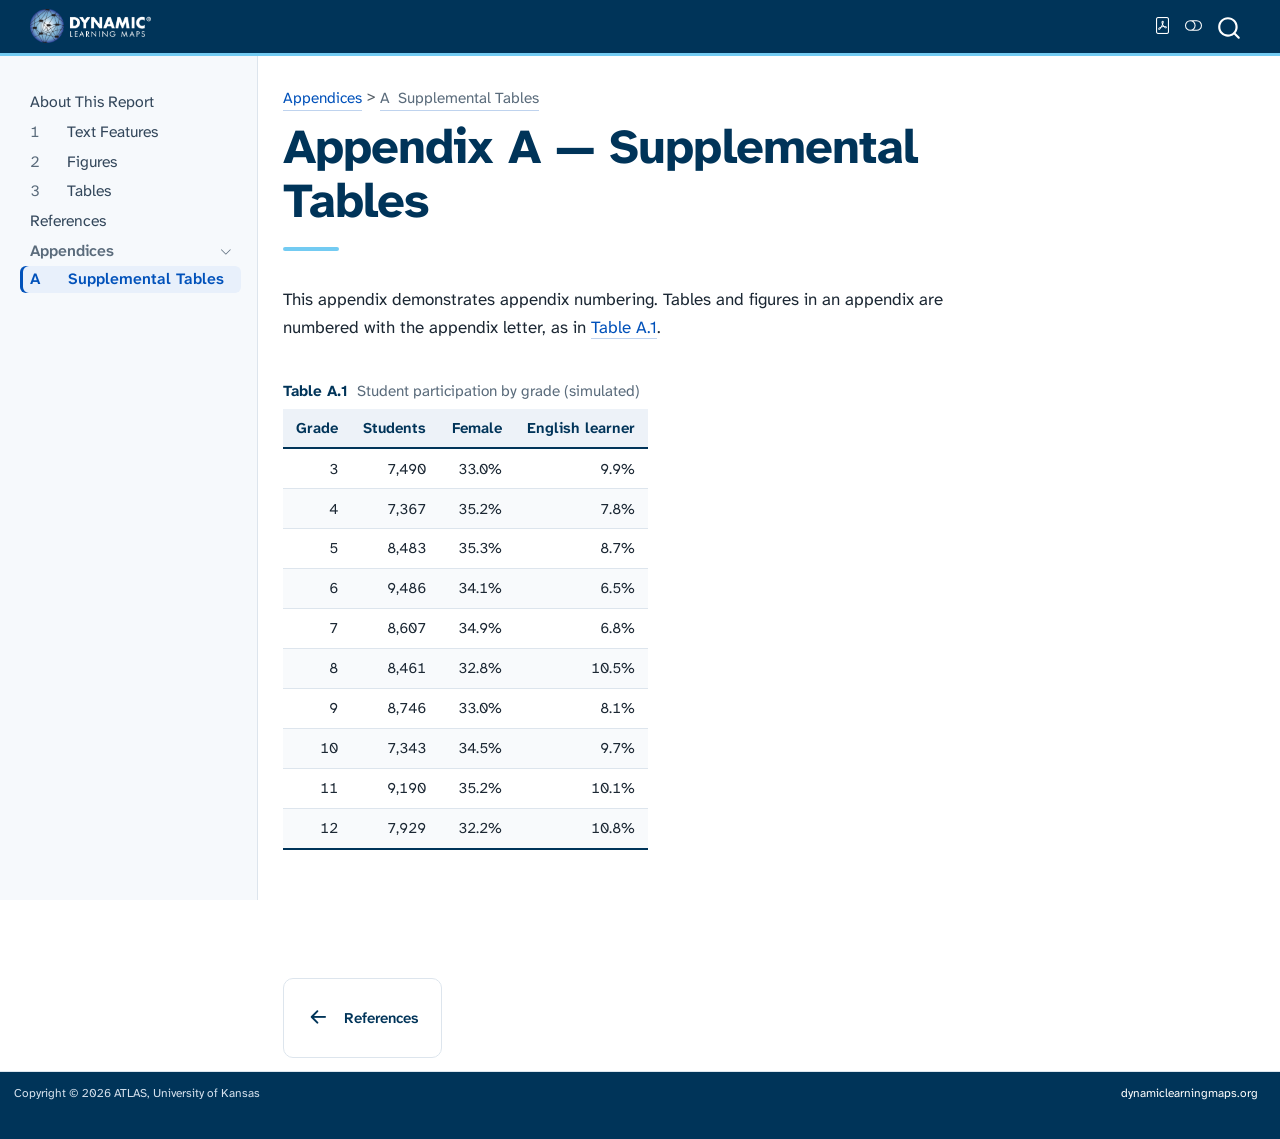
<file: appendices/a-supplemental-info.html>
<!DOCTYPE html>
<html xmlns="http://www.w3.org/1999/xhtml" lang="en-US" xml:lang="en-US"><head>

<meta charset="utf-8">
<meta name="generator" content="quarto-1.11.9">

<meta name="viewport" content="width=device-width, initial-scale=1.0, user-scalable=yes">


<title>Appendix A — Supplemental Tables – Report Title</title>
<style>
/* Default styles provided by pandoc.
** See https://pandoc.org/MANUAL.html#variables-for-html for config info.
*/
span.smallcaps{font-variant: small-caps;}
div.columns{display: flex; gap: 1.5em;}
div.column{flex: auto;}
@media screen {
div.columns{gap: min(4vw, 1.5em);}
div.column{overflow-x: auto;}
}
div.hanging-indent{margin-left: 1.5em; text-indent: -1.5em;}
ul.task-list{list-style: none;}
ul.task-list li input[type="checkbox"] {
  width: 0.8em;
  margin: 0 0.8em 0.2em -1em; /* quarto-specific, see https://github.com/quarto-dev/quarto-cli/issues/4556 */ 
  vertical-align: middle;
}
</style>


<script src="../site_libs/quarto-nav/quarto-nav.js"></script>
<script src="../site_libs/quarto-nav/headroom.min.js"></script>
<script src="../site_libs/clipboard/clipboard.min.js"></script>
<script src="../site_libs/quarto-search/autocomplete.umd.js"></script>
<script src="../site_libs/quarto-search/fuse.min.js"></script>
<script src="../site_libs/quarto-search/quarto-search.js"></script>
<meta name="quarto:offset" content="../">
<link href="../references.html" rel="prev">
<link href="../site_libs/quarto-contrib/quarto-project/atlas-aai/dlm-report/assets/favicon.png" rel="icon" type="image/png">
<script src="../site_libs/quarto-html/quarto.js" type="module"></script>
<script src="../site_libs/quarto-html/tabsets/tabsets.js" type="module"></script>
<script src="../site_libs/quarto-html/scrollable-regions/scrollable-regions.js" type="module"></script>
<script src="../site_libs/quarto-html/popper.min.js"></script>
<script src="../site_libs/quarto-html/tippy.umd.min.js"></script>
<script src="../site_libs/quarto-html/anchor.min.js"></script>
<link href="../site_libs/quarto-html/tippy.css" rel="stylesheet">
<link href="../site_libs/quarto-html/quarto-syntax-highlighting-c84636daebc72dab28584933245ca9c7.css" rel="stylesheet" class="quarto-color-scheme" id="quarto-text-highlighting-styles">
<link href="../site_libs/quarto-html/quarto-syntax-highlighting-dark-25cd2dbe08efda6219c34eb1ef6c8f4e.css" rel="stylesheet" class="quarto-color-scheme quarto-color-alternate" id="quarto-text-highlighting-styles">
<link href="../site_libs/quarto-html/quarto-syntax-highlighting-c84636daebc72dab28584933245ca9c7.css" rel="stylesheet" class="quarto-color-scheme-extra" id="quarto-text-highlighting-styles">
<script src="../site_libs/bootstrap/bootstrap.min.js"></script>
<link href="../site_libs/bootstrap/bootstrap-icons.css" rel="stylesheet">
<link href="../site_libs/bootstrap/bootstrap-091a1f09e05f1750660d98b8151bc83d.min.css" rel="stylesheet" append-hash="true" class="quarto-color-scheme" id="quarto-bootstrap" data-mode="light">
<link href="../site_libs/bootstrap/bootstrap-dark-3df6d2d046d16c4f68027968cc9288ca.min.css" rel="stylesheet" append-hash="true" class="quarto-color-scheme quarto-color-alternate" id="quarto-bootstrap" data-mode="dark">
<link href="../site_libs/bootstrap/bootstrap-091a1f09e05f1750660d98b8151bc83d.min.css" rel="stylesheet" append-hash="true" class="quarto-color-scheme-extra" id="quarto-bootstrap" data-mode="light">
<link href="../site_libs/quarto-contrib/dlm-report-0.1.0/dlm-assets.css" rel="stylesheet">
<script id="quarto-search-options" type="application/json">{
  "location": "navbar",
  "copy-button": false,
  "collapse-after": 3,
  "panel-placement": "end",
  "type": "overlay",
  "limit": 50,
  "keyboard-shortcut": [
    "f",
    "/",
    "s"
  ],
  "show-item-context": false,
  "language": {
    "search-no-results-text": "No results",
    "search-matching-documents-text": "matching documents",
    "search-copy-link-title": "Copy link to search",
    "search-hide-matches-text": "Hide additional matches",
    "search-more-match-text": "more match in this document",
    "search-more-matches-text": "more matches in this document",
    "search-clear-button-title": "Clear",
    "search-text-placeholder": "",
    "search-detached-cancel-button-title": "Cancel",
    "search-submit-button-title": "Submit",
    "search-label": "Search"
  }
}</script>
<style>html{ scroll-behavior: smooth; }</style>


</head>

<body class="nav-sidebar docked nav-fixed quarto-light"><a id="quarto-skip-link" class="visually-hidden-focusable" href="#quarto-document-content">Skip to main content</a><script id="quarto-html-before-body" type="application/javascript">
    const toggleBodyColorMode = (bsSheetEl) => {
      const mode = bsSheetEl.getAttribute("data-mode");
      const bodyEl = window.document.querySelector("body");
      if (mode === "dark") {
        bodyEl.classList.add("quarto-dark");
        bodyEl.classList.remove("quarto-light");
      } else {
        bodyEl.classList.add("quarto-light");
        bodyEl.classList.remove("quarto-dark");
      }
    }
    const toggleBodyColorPrimary = () => {
      const bsSheetEl = window.document.querySelector("link#quarto-bootstrap:not([rel=disabled-stylesheet])");
      if (bsSheetEl) {
        toggleBodyColorMode(bsSheetEl);
      }
    }
    const setColorSchemeToggle = (alternate) => {
      const toggles = window.document.querySelectorAll('.quarto-color-scheme-toggle');
      for (let i=0; i < toggles.length; i++) {
        const toggle = toggles[i];
        if (toggle) {
          toggle.setAttribute("aria-checked", alternate ? "true" : "false");
          if (alternate) {
            toggle.classList.add("alternate");
          } else {
            toggle.classList.remove("alternate");
          }
        }
      }
    };
    const toggleColorMode = (alternate) => {
      // Switch the stylesheets
      const primaryStylesheets = window.document.querySelectorAll('link.quarto-color-scheme:not(.quarto-color-alternate)');
      const alternateStylesheets = window.document.querySelectorAll('link.quarto-color-scheme.quarto-color-alternate');
      manageTransitions('#quarto-margin-sidebar .nav-link', false);
      if (alternate) {
        // note: dark is layered on light, we don't disable primary!
        enableStylesheet(alternateStylesheets);
        for (const sheetNode of alternateStylesheets) {
          if (sheetNode.id === "quarto-bootstrap") {
            toggleBodyColorMode(sheetNode);
          }
        }
      } else {
        disableStylesheet(alternateStylesheets);
        enableStylesheet(primaryStylesheets)
        toggleBodyColorPrimary();
      }
      manageTransitions('#quarto-margin-sidebar .nav-link', true);
      // Switch the toggles
      setColorSchemeToggle(alternate)
    }
    // Hack to workaround the fact that safari doesn't
    // properly recolor the scrollbar when toggling (#1455).
    // Not run on load: stylesheets are set before first paint there, and
    // scrolling would undo the scroll to a URL fragment (#14973).
    // The one pixel nudge keeps the reader where they were.
    const refreshSafariScrollbar = () => {
      if (navigator.userAgent.indexOf('Safari') > 0 && navigator.userAgent.indexOf('Chrome') == -1) {
        manageTransitions("body", false);
        const scrollY = window.scrollY;
        window.scrollTo(0, scrollY > 0 ? scrollY - 1 : 1);
        setTimeout(() => {
          window.scrollTo(0, scrollY);
          manageTransitions("body", true);
        }, 40);
      }
    }
    const disableStylesheet = (stylesheets) => {
      for (let i=0; i < stylesheets.length; i++) {
        const stylesheet = stylesheets[i];
        stylesheet.rel = 'disabled-stylesheet';
      }
    }
    const enableStylesheet = (stylesheets) => {
      for (let i=0; i < stylesheets.length; i++) {
        const stylesheet = stylesheets[i];
        if(stylesheet.rel !== 'stylesheet') { // for Chrome, which will still FOUC without this check
          stylesheet.rel = 'stylesheet';
        }
      }
    }
    const manageTransitions = (selector, allowTransitions) => {
      const els = window.document.querySelectorAll(selector);
      for (let i=0; i < els.length; i++) {
        const el = els[i];
        if (allowTransitions) {
          el.classList.remove('notransition');
        } else {
          el.classList.add('notransition');
        }
      }
    }
    const isFileUrl = () => {
      return window.location.protocol === 'file:';
    }
    const hasAlternateSentinel = () => {
      let styleSentinel = getColorSchemeSentinel();
      if (styleSentinel !== null) {
        return styleSentinel === "alternate";
      } else {
        return false;
      }
    }
    const setStyleSentinel = (alternate) => {
      const value = alternate ? "alternate" : "default";
      if (!isFileUrl()) {
        window.localStorage.setItem("quarto-color-scheme", value);
      } else {
        localAlternateSentinel = value;
      }
    }
    const getColorSchemeSentinel = () => {
      if (!isFileUrl()) {
        const storageValue = window.localStorage.getItem("quarto-color-scheme");
        return storageValue != null ? storageValue : localAlternateSentinel;
      } else {
        return localAlternateSentinel;
      }
    }
    const toggleGiscusIfUsed = (isAlternate, darkModeDefault) => {
      const baseTheme = document.querySelector('#giscus-base-theme')?.value ?? 'light';
      const alternateTheme = document.querySelector('#giscus-alt-theme')?.value ?? 'dark';
      let newTheme = '';
      if(authorPrefersDark) {
        newTheme = isAlternate ? baseTheme : alternateTheme;
      } else {
        newTheme = isAlternate ? alternateTheme : baseTheme;
      }
      const changeGiscusTheme = () => {
        // From: https://github.com/giscus/giscus/issues/336
        const sendMessage = (message) => {
          const iframe = document.querySelector('iframe.giscus-frame');
          if (!iframe) return;
          iframe.contentWindow.postMessage({ giscus: message }, 'https://giscus.app');
        }
        sendMessage({
          setConfig: {
            theme: newTheme
          }
        });
      }
      const isGiscussLoaded = window.document.querySelector('iframe.giscus-frame') !== null;
      if (isGiscussLoaded) {
        changeGiscusTheme();
      }
    };
    const authorPrefersDark = false;
    const darkModeDefault = authorPrefersDark;
      document.querySelector('link#quarto-text-highlighting-styles.quarto-color-scheme-extra').rel = 'disabled-stylesheet';
      document.querySelector('link#quarto-bootstrap.quarto-color-scheme-extra').rel = 'disabled-stylesheet';
    let localAlternateSentinel = darkModeDefault ? 'alternate' : 'default';
    // Dark / light mode switch
    window.quartoToggleColorScheme = () => {
      // Read the current dark / light value
      let toAlternate = !hasAlternateSentinel();
      toggleColorMode(toAlternate);
      refreshSafariScrollbar();
      setStyleSentinel(toAlternate);
      toggleGiscusIfUsed(toAlternate, darkModeDefault);
      window.dispatchEvent(new Event('resize'));
    };
    // Switch to dark mode if need be
    if (hasAlternateSentinel()) {
      toggleColorMode(true);
    } else {
      toggleColorMode(false);
    }
  </script>

<div id="quarto-search-results"></div>
  <header id="quarto-header" class="headroom fixed-top">
    <nav class="navbar navbar-expand-lg " data-bs-theme="dark" aria-label="Site">
      <div class="navbar-container container-fluid">
      <div class="navbar-brand-container mx-auto">
    <a href="../index.html" class="navbar-brand navbar-brand-logo">
    <img src="../site_libs/quarto-contrib/quarto-project/atlas-aai/dlm-report/assets/dlm-logo-white.png" alt="Dynamic Learning Maps" class="navbar-logo light-content">
    <img src="../site_libs/quarto-contrib/quarto-project/atlas-aai/dlm-report/assets/dlm-logo-white.png" alt="Dynamic Learning Maps" class="navbar-logo dark-content">
    </a>
  </div>
        <div class="quarto-navbar-tools tools-end">
    <a href="../example-manual.pdf" title="Download PDF" class="quarto-navigation-tool px-1" aria-label="Download PDF"><i class="bi bi-file-pdf"></i></a>
  <button type="button" role="switch" aria-checked="false" class="quarto-color-scheme-toggle quarto-navigation-tool  px-1" onclick="window.quartoToggleColorScheme(); return false;" title="Toggle dark mode" aria-label="Toggle dark mode"><i class="bi"></i></button>
</div>
          <div id="quarto-search" class="" title="Search"></div>
      </div> <!-- /container-fluid -->
    </nav>
  <nav class="quarto-secondary-nav" aria-label="Toolbar">
    <div class="container-fluid d-flex">
      <button type="button" class="quarto-btn-toggle btn" data-bs-toggle="collapse" role="button" data-bs-target=".quarto-sidebar-collapse-item" aria-controls="quarto-sidebar" aria-expanded="false" aria-label="Toggle sidebar navigation" onclick="if (window.quartoToggleHeadroom) { window.quartoToggleHeadroom(); }">
        <i class="bi bi-layout-text-sidebar-reverse"></i>
      </button>
        <nav class="quarto-page-breadcrumbs" aria-label="Breadcrumbs"><ol class="breadcrumb"><li class="breadcrumb-item"><a href="../appendices/a-supplemental-info.html">Appendices</a></li><li class="breadcrumb-item"><a href="../appendices/a-supplemental-info.html"><span class="chapter-number">A</span>&nbsp; <span class="chapter-title">Supplemental Tables</span></a></li></ol></nav>
        <a class="flex-grow-1" data-bs-toggle="collapse" data-bs-target=".quarto-sidebar-collapse-item" onclick="if (window.quartoToggleHeadroom) { window.quartoToggleHeadroom(); }">      
        </a>
    </div>
  </nav>
</header>
<!-- content -->
<div id="quarto-content" class="quarto-container page-columns page-rows-contents page-layout-article page-navbar">
<!-- sidebar -->
  <nav id="quarto-sidebar" class="sidebar collapse collapse-horizontal quarto-sidebar-collapse-item sidebar-navigation docked overflow-auto" aria-label="Section">
    <div class="sidebar-menu-container"> 
    <ul class="list-unstyled mt-1">
        <li class="sidebar-item">
  <div class="sidebar-item-container"> 
  <a href="../index.html" class="sidebar-item-text sidebar-link">
 <span class="menu-text">About This Report</span></a>
  </div>
</li>
        <li class="sidebar-item">
  <div class="sidebar-item-container"> 
  <a href="../chapters/01-text-features.html" class="sidebar-item-text sidebar-link">
 <span class="menu-text"><span class="chapter-number">1</span>&nbsp; <span class="chapter-title">Text Features</span></span></a>
  </div>
</li>
        <li class="sidebar-item">
  <div class="sidebar-item-container"> 
  <a href="../chapters/02-figures.html" class="sidebar-item-text sidebar-link">
 <span class="menu-text"><span class="chapter-number">2</span>&nbsp; <span class="chapter-title">Figures</span></span></a>
  </div>
</li>
        <li class="sidebar-item">
  <div class="sidebar-item-container"> 
  <a href="../chapters/03-tables.html" class="sidebar-item-text sidebar-link">
 <span class="menu-text"><span class="chapter-number">3</span>&nbsp; <span class="chapter-title">Tables</span></span></a>
  </div>
</li>
        <li class="sidebar-item">
  <div class="sidebar-item-container"> 
  <a href="../references.html" class="sidebar-item-text sidebar-link">
 <span class="menu-text">References</span></a>
  </div>
</li>
        <li class="sidebar-item sidebar-item-section">
      <div class="sidebar-item-container"> 
            <button type="button" class="sidebar-item-text sidebar-item-toggle sidebar-link text-start" data-bs-toggle="collapse" data-bs-target="#quarto-sidebar-section-1" aria-controls="quarto-sidebar-section-1" aria-expanded="true">
 <span class="menu-text" id="quarto-sidebar-section-1-label">Appendices</span><i class="bi bi-chevron-right" aria-hidden="true"></i></button>
      </div>
      <ul id="quarto-sidebar-section-1" aria-labelledby="quarto-sidebar-section-1-label" class="collapse list-unstyled sidebar-section depth1 show">  
          <li class="sidebar-item">
  <div class="sidebar-item-container"> 
  <a href="../appendices/a-supplemental-info.html" class="sidebar-item-text sidebar-link active">
 <span class="menu-text"><span class="chapter-number">A</span>&nbsp; <span class="chapter-title">Supplemental Tables</span></span></a>
  </div>
</li>
      </ul>
  </li>
    </ul>
    </div>
</nav>
<div id="quarto-sidebar-glass" class="quarto-sidebar-collapse-item" data-bs-toggle="collapse" data-bs-target=".quarto-sidebar-collapse-item"></div>
<!-- margin-sidebar -->
    <div id="quarto-margin-sidebar" class="sidebar margin-sidebar zindex-bottom">
        
    </div>
<!-- main -->
<main class="content" id="quarto-document-content" tabindex="-1">


<header id="title-block-header" class="quarto-title-block default"><nav class="quarto-page-breadcrumbs quarto-title-breadcrumbs d-none d-lg-block" aria-label="Breadcrumbs"><ol class="breadcrumb"><li class="breadcrumb-item"><a href="../appendices/a-supplemental-info.html">Appendices</a></li><li class="breadcrumb-item"><a href="../appendices/a-supplemental-info.html"><span class="chapter-number">A</span>&nbsp; <span class="chapter-title">Supplemental Tables</span></a></li></ol></nav>
<div class="quarto-title">
<h1 class="title"><span id="sec-appendix-tables" class="quarto-section-identifier">Appendix A — Supplemental Tables</span></h1>
</div>



<div class="quarto-title-meta">

    
  
    
  </div>
  


</header>



<p>This appendix demonstrates appendix numbering. Tables and figures in an appendix are numbered with the appendix letter, as in <a href="#tbl-app-sample" class="quarto-xref">Table&nbsp;<span>A.1</span></a>.</p>
<div class="cell">
<div id="tbl-app-sample" class="cell quarto-float quarto-figure quarto-figure-center anchored">
<figure class="quarto-float quarto-float-tbl figure">
<figcaption class="quarto-float-caption-top quarto-float-caption quarto-float-tbl" id="tbl-app-sample-caption-0ceaefa1-69ba-4598-a22c-09a6ac19f8ca">
Table&nbsp;A.1: Student participation by grade (simulated)
</figcaption>
<div aria-describedby="tbl-app-sample-caption-0ceaefa1-69ba-4598-a22c-09a6ac19f8ca">
<div class="cell-output-display">
<div id="zagzrydrxs" style="padding-left:0px;padding-right:0px;padding-top:10px;padding-bottom:10px;overflow-x:auto;overflow-y:auto;width:auto;height:auto;">
<style>#zagzrydrxs table {
  font-family: system-ui, 'Segoe UI', Roboto, Helvetica, Arial, sans-serif, 'Apple Color Emoji', 'Segoe UI Emoji', 'Segoe UI Symbol', 'Noto Color Emoji';
  -webkit-font-smoothing: antialiased;
  -moz-osx-font-smoothing: grayscale;
}

#zagzrydrxs thead, #zagzrydrxs tbody, #zagzrydrxs tfoot, #zagzrydrxs tr, #zagzrydrxs td, #zagzrydrxs th {
  border-style: none;
}

#zagzrydrxs p {
  margin: 0;
  padding: 0;
}

#zagzrydrxs .gt_table {
  display: table;
  border-collapse: collapse;
  line-height: normal;
  margin-left: auto;
  margin-right: auto;
  color: #333333;
  font-size: 16px;
  font-weight: normal;
  font-style: normal;
  background-color: #FFFFFF;
  width: auto;
  border-top-style: solid;
  border-top-width: 2px;
  border-top-color: #A8A8A8;
  border-right-style: none;
  border-right-width: 2px;
  border-right-color: #D3D3D3;
  border-bottom-style: solid;
  border-bottom-width: 2px;
  border-bottom-color: #A8A8A8;
  border-left-style: none;
  border-left-width: 2px;
  border-left-color: #D3D3D3;
}

#zagzrydrxs .gt_caption {
  padding-top: 4px;
  padding-bottom: 4px;
}

#zagzrydrxs .gt_title {
  color: #333333;
  font-size: 125%;
  font-weight: initial;
  padding-top: 4px;
  padding-bottom: 4px;
  padding-left: 5px;
  padding-right: 5px;
  border-bottom-color: #FFFFFF;
  border-bottom-width: 0;
}

#zagzrydrxs .gt_subtitle {
  color: #333333;
  font-size: 85%;
  font-weight: initial;
  padding-top: 3px;
  padding-bottom: 5px;
  padding-left: 5px;
  padding-right: 5px;
  border-top-color: #FFFFFF;
  border-top-width: 0;
}

#zagzrydrxs .gt_heading {
  background-color: #FFFFFF;
  text-align: center;
  border-bottom-color: #FFFFFF;
  border-left-style: none;
  border-left-width: 1px;
  border-left-color: #D3D3D3;
  border-right-style: none;
  border-right-width: 1px;
  border-right-color: #D3D3D3;
}

#zagzrydrxs .gt_bottom_border {
  border-bottom-style: solid;
  border-bottom-width: 2px;
  border-bottom-color: #D3D3D3;
}

#zagzrydrxs .gt_col_headings {
  border-top-style: solid;
  border-top-width: 2px;
  border-top-color: #D3D3D3;
  border-bottom-style: solid;
  border-bottom-width: 2px;
  border-bottom-color: #D3D3D3;
  border-left-style: none;
  border-left-width: 1px;
  border-left-color: #D3D3D3;
  border-right-style: none;
  border-right-width: 1px;
  border-right-color: #D3D3D3;
}

#zagzrydrxs .gt_col_heading {
  color: #333333;
  background-color: #FFFFFF;
  font-size: 100%;
  font-weight: normal;
  text-transform: inherit;
  border-left-style: none;
  border-left-width: 1px;
  border-left-color: #D3D3D3;
  border-right-style: none;
  border-right-width: 1px;
  border-right-color: #D3D3D3;
  vertical-align: bottom;
  padding-top: 5px;
  padding-bottom: 6px;
  padding-left: 5px;
  padding-right: 5px;
  overflow-x: hidden;
}

#zagzrydrxs .gt_column_spanner_outer {
  color: #333333;
  background-color: #FFFFFF;
  font-size: 100%;
  font-weight: normal;
  text-transform: inherit;
  padding-top: 0;
  padding-bottom: 0;
  padding-left: 4px;
  padding-right: 4px;
}

#zagzrydrxs .gt_column_spanner_outer:first-child {
  padding-left: 0;
}

#zagzrydrxs .gt_column_spanner_outer:last-child {
  padding-right: 0;
}

#zagzrydrxs .gt_column_spanner {
  border-bottom-style: solid;
  border-bottom-width: 2px;
  border-bottom-color: #D3D3D3;
  vertical-align: bottom;
  padding-top: 5px;
  padding-bottom: 5px;
  overflow-x: hidden;
  display: inline-block;
  width: 100%;
}

#zagzrydrxs .gt_spanner_row {
  border-bottom-style: hidden;
}

#zagzrydrxs .gt_group_heading {
  padding-top: 8px;
  padding-bottom: 8px;
  padding-left: 5px;
  padding-right: 5px;
  color: #333333;
  background-color: #FFFFFF;
  font-size: 100%;
  font-weight: initial;
  text-transform: inherit;
  border-top-style: solid;
  border-top-width: 2px;
  border-top-color: #D3D3D3;
  border-bottom-style: solid;
  border-bottom-width: 2px;
  border-bottom-color: #D3D3D3;
  border-left-style: none;
  border-left-width: 1px;
  border-left-color: #D3D3D3;
  border-right-style: none;
  border-right-width: 1px;
  border-right-color: #D3D3D3;
  vertical-align: middle;
  text-align: left;
}

#zagzrydrxs .gt_empty_group_heading {
  padding: 0.5px;
  color: #333333;
  background-color: #FFFFFF;
  font-size: 100%;
  font-weight: initial;
  border-top-style: solid;
  border-top-width: 2px;
  border-top-color: #D3D3D3;
  border-bottom-style: solid;
  border-bottom-width: 2px;
  border-bottom-color: #D3D3D3;
  vertical-align: middle;
}

#zagzrydrxs .gt_from_md > :first-child {
  margin-top: 0;
}

#zagzrydrxs .gt_from_md > :last-child {
  margin-bottom: 0;
}

#zagzrydrxs .gt_row {
  padding-top: 8px;
  padding-bottom: 8px;
  padding-left: 5px;
  padding-right: 5px;
  margin: 10px;
  border-top-style: solid;
  border-top-width: 1px;
  border-top-color: #D3D3D3;
  border-left-style: none;
  border-left-width: 1px;
  border-left-color: #D3D3D3;
  border-right-style: none;
  border-right-width: 1px;
  border-right-color: #D3D3D3;
  vertical-align: middle;
  overflow-x: hidden;
}

#zagzrydrxs .gt_stub {
  color: #333333;
  background-color: #FFFFFF;
  font-size: 100%;
  font-weight: initial;
  text-transform: inherit;
  border-right-style: solid;
  border-right-width: 2px;
  border-right-color: #D3D3D3;
  padding-left: 5px;
  padding-right: 5px;
}

#zagzrydrxs .gt_stub_row_group {
  color: #333333;
  background-color: #FFFFFF;
  font-size: 100%;
  font-weight: initial;
  text-transform: inherit;
  border-right-style: solid;
  border-right-width: 2px;
  border-right-color: #D3D3D3;
  padding-left: 5px;
  padding-right: 5px;
  vertical-align: top;
}

#zagzrydrxs .gt_row_group_first td {
  border-top-width: 2px;
}

#zagzrydrxs .gt_row_group_first th {
  border-top-width: 2px;
}

#zagzrydrxs .gt_summary_row {
  color: #333333;
  background-color: #FFFFFF;
  text-transform: inherit;
  padding-top: 8px;
  padding-bottom: 8px;
  padding-left: 5px;
  padding-right: 5px;
}

#zagzrydrxs .gt_first_summary_row {
  border-top-style: solid;
  border-top-color: #D3D3D3;
}

#zagzrydrxs .gt_first_summary_row.thick {
  border-top-width: 2px;
}

#zagzrydrxs .gt_last_summary_row {
  padding-top: 8px;
  padding-bottom: 8px;
  padding-left: 5px;
  padding-right: 5px;
  border-bottom-style: solid;
  border-bottom-width: 2px;
  border-bottom-color: #D3D3D3;
}

#zagzrydrxs .gt_grand_summary_row {
  color: #333333;
  background-color: #FFFFFF;
  text-transform: inherit;
  padding-top: 8px;
  padding-bottom: 8px;
  padding-left: 5px;
  padding-right: 5px;
}

#zagzrydrxs .gt_first_grand_summary_row {
  padding-top: 8px;
  padding-bottom: 8px;
  padding-left: 5px;
  padding-right: 5px;
  border-top-style: double;
  border-top-width: 6px;
  border-top-color: #D3D3D3;
}

#zagzrydrxs .gt_last_grand_summary_row_top {
  padding-top: 8px;
  padding-bottom: 8px;
  padding-left: 5px;
  padding-right: 5px;
  border-bottom-style: double;
  border-bottom-width: 6px;
  border-bottom-color: #D3D3D3;
}

#zagzrydrxs .gt_striped {
  background-color: rgba(128, 128, 128, 0.05);
}

#zagzrydrxs .gt_table_body {
  border-top-style: solid;
  border-top-width: 2px;
  border-top-color: #D3D3D3;
  border-bottom-style: solid;
  border-bottom-width: 2px;
  border-bottom-color: #D3D3D3;
}

#zagzrydrxs .gt_footnotes {
  color: #333333;
  background-color: #FFFFFF;
  border-bottom-style: none;
  border-bottom-width: 2px;
  border-bottom-color: #D3D3D3;
  border-left-style: none;
  border-left-width: 2px;
  border-left-color: #D3D3D3;
  border-right-style: none;
  border-right-width: 2px;
  border-right-color: #D3D3D3;
}

#zagzrydrxs .gt_footnote {
  margin: 0px;
  font-size: 90%;
  padding-top: 4px;
  padding-bottom: 4px;
  padding-left: 5px;
  padding-right: 5px;
}

#zagzrydrxs .gt_sourcenotes {
  color: #333333;
  background-color: #FFFFFF;
  border-bottom-style: none;
  border-bottom-width: 2px;
  border-bottom-color: #D3D3D3;
  border-left-style: none;
  border-left-width: 2px;
  border-left-color: #D3D3D3;
  border-right-style: none;
  border-right-width: 2px;
  border-right-color: #D3D3D3;
}

#zagzrydrxs .gt_sourcenote {
  font-size: 90%;
  padding-top: 4px;
  padding-bottom: 4px;
  padding-left: 5px;
  padding-right: 5px;
}

#zagzrydrxs .gt_left {
  text-align: left;
}

#zagzrydrxs .gt_center {
  text-align: center;
}

#zagzrydrxs .gt_right {
  text-align: right;
  font-variant-numeric: tabular-nums;
}

#zagzrydrxs .gt_font_normal {
  font-weight: normal;
}

#zagzrydrxs .gt_font_bold {
  font-weight: bold;
}

#zagzrydrxs .gt_font_italic {
  font-style: italic;
}

#zagzrydrxs .gt_super {
  font-size: 65%;
}

#zagzrydrxs .gt_footnote_marks {
  font-size: 75%;
  vertical-align: 0.4em;
  position: initial;
}

#zagzrydrxs .gt_asterisk {
  font-size: 100%;
  vertical-align: 0;
}

#zagzrydrxs .gt_indent_1 {
  text-indent: 5px;
}

#zagzrydrxs .gt_indent_2 {
  text-indent: 10px;
}

#zagzrydrxs .gt_indent_3 {
  text-indent: 15px;
}

#zagzrydrxs .gt_indent_4 {
  text-indent: 20px;
}

#zagzrydrxs .gt_indent_5 {
  text-indent: 25px;
}

#zagzrydrxs .katex-display {
  display: inline-flex !important;
  margin-bottom: 0.75em !important;
}

#zagzrydrxs div.Reactable > div.rt-table > div.rt-thead > div.rt-tr.rt-tr-group-header > div.rt-th-group:after {
  height: 0px !important;
}
</style>

<table class="gt_table cell caption-top table table-sm table-striped small" data-quarto-bootstrap="false">
<thead>
<tr class="gt_col_headings header">
<th id="Grade" class="gt_col_heading gt_columns_bottom_border gt_right" data-quarto-table-cell-role="th" scope="col">Grade</th>
<th id="Students" class="gt_col_heading gt_columns_bottom_border gt_right" data-quarto-table-cell-role="th" scope="col">Students</th>
<th id="Female" class="gt_col_heading gt_columns_bottom_border gt_right" data-quarto-table-cell-role="th" scope="col">Female</th>
<th id="English-learner" class="gt_col_heading gt_columns_bottom_border gt_right" data-quarto-table-cell-role="th" scope="col">English learner</th>
</tr>
</thead>
<tbody class="gt_table_body">
<tr class="odd">
<td class="gt_row gt_right" headers="Grade">3</td>
<td class="gt_row gt_right" headers="Students">7,490</td>
<td class="gt_row gt_right" headers="Female">33.0%</td>
<td class="gt_row gt_right" headers="English learner">9.9%</td>
</tr>
<tr class="even">
<td class="gt_row gt_right" headers="Grade">4</td>
<td class="gt_row gt_right" headers="Students">7,367</td>
<td class="gt_row gt_right" headers="Female">35.2%</td>
<td class="gt_row gt_right" headers="English learner">7.8%</td>
</tr>
<tr class="odd">
<td class="gt_row gt_right" headers="Grade">5</td>
<td class="gt_row gt_right" headers="Students">8,483</td>
<td class="gt_row gt_right" headers="Female">35.3%</td>
<td class="gt_row gt_right" headers="English learner">8.7%</td>
</tr>
<tr class="even">
<td class="gt_row gt_right" headers="Grade">6</td>
<td class="gt_row gt_right" headers="Students">9,486</td>
<td class="gt_row gt_right" headers="Female">34.1%</td>
<td class="gt_row gt_right" headers="English learner">6.5%</td>
</tr>
<tr class="odd">
<td class="gt_row gt_right" headers="Grade">7</td>
<td class="gt_row gt_right" headers="Students">8,607</td>
<td class="gt_row gt_right" headers="Female">34.9%</td>
<td class="gt_row gt_right" headers="English learner">6.8%</td>
</tr>
<tr class="even">
<td class="gt_row gt_right" headers="Grade">8</td>
<td class="gt_row gt_right" headers="Students">8,461</td>
<td class="gt_row gt_right" headers="Female">32.8%</td>
<td class="gt_row gt_right" headers="English learner">10.5%</td>
</tr>
<tr class="odd">
<td class="gt_row gt_right" headers="Grade">9</td>
<td class="gt_row gt_right" headers="Students">8,746</td>
<td class="gt_row gt_right" headers="Female">33.0%</td>
<td class="gt_row gt_right" headers="English learner">8.1%</td>
</tr>
<tr class="even">
<td class="gt_row gt_right" headers="Grade">10</td>
<td class="gt_row gt_right" headers="Students">7,343</td>
<td class="gt_row gt_right" headers="Female">34.5%</td>
<td class="gt_row gt_right" headers="English learner">9.7%</td>
</tr>
<tr class="odd">
<td class="gt_row gt_right" headers="Grade">11</td>
<td class="gt_row gt_right" headers="Students">9,190</td>
<td class="gt_row gt_right" headers="Female">35.2%</td>
<td class="gt_row gt_right" headers="English learner">10.1%</td>
</tr>
<tr class="even">
<td class="gt_row gt_right" headers="Grade">12</td>
<td class="gt_row gt_right" headers="Students">7,929</td>
<td class="gt_row gt_right" headers="Female">32.2%</td>
<td class="gt_row gt_right" headers="English learner">10.8%</td>
</tr>
</tbody>
</table>

</div>
</div>
</div>
</figure>
</div>
</div>



</main> <!-- /main -->
<script id="quarto-html-after-body" type="application/javascript">
  window.document.addEventListener("DOMContentLoaded", function (event) {
    // Ensure there is a toggle, if there isn't float one in the top right
    if (window.document.querySelector('.quarto-color-scheme-toggle') === null) {
      const toggle = window.document.createElement('button');
      toggle.type = "button";
      toggle.setAttribute("role", "switch");
      toggle.setAttribute("aria-checked", "false");
      toggle.classList.add('top-right');
      toggle.classList.add('quarto-color-scheme-toggle');
      toggle.setAttribute("aria-label", "Toggle dark mode");
      toggle.onclick = function() { try { window.quartoToggleColorScheme(); } catch {} return false; };
      const i = window.document.createElement("i");
      i.classList.add('bi');
      toggle.appendChild(i);
      // Put the toggle in a landmark of its own, so that landmark navigation
      // can reach it.
      //
      // The container is always a fresh direct child of body, and the toggle is
      // never moved into page furniture that the theme or the author controls.
      // The toggle is positioned against the page, so any ancestor that
      // establishes a containing block captures it: a positioned element or a
      // grid for position: absolute, and transform, filter, will-change or
      // contain for position: fixed. A direct child of body has none of these
      // to inherit, and the shift when one appears is silent and visual.
      //
      // ARIA says a document should have at most one banner, and axe reports a
      // duplicate whether or not the banners carry distinct labels. So use a
      // header when the page has no banner yet, and a named region otherwise.
      //
      // A header is a banner wherever it sits, unless it is inside sectioning
      // content, so this cannot just look at the children of body: a custom
      // page layout wraps the title block header in a plain div. An explicit
      // role="banner" always counts.
      const sectioning = 'article, aside, main, nav, section, [role="article"], [role="complementary"], [role="main"], [role="navigation"], [role="region"]';
      const hasBanner = Array.from(
        window.document.querySelectorAll('header:not([role]), [role="banner"]')
      ).some(function(el) {
        return el.hasAttribute("role") || el.closest(sectioning) === null;
      });
      const container = window.document.createElement(hasBanner ? "div" : "header");
      if (hasBanner) {
        container.setAttribute("role", "region");
        container.setAttribute("aria-label", "Toggle dark mode");
      }
      container.classList.add('quarto-color-scheme-toggle-container');
      container.appendChild(toggle);
      window.document.body.appendChild(container);
    }
    setColorSchemeToggle(hasAlternateSentinel())
    const icon = "";
    const anchorJS = new window.AnchorJS();
    anchorJS.options = {
      placement: 'right',
      icon: icon
    };
    anchorJS.add('.anchored');
    const isCodeAnnotation = (el) => {
      for (const clz of el.classList) {
        if (clz.startsWith('code-annotation-')) {                     
          return true;
        }
      }
      return false;
    }
    const onCopySuccess = function(e) {
      // button target
      const button = e.trigger;
      // don't keep focus
      button.blur();
      // flash "checked"
      button.classList.add('code-copy-button-checked');
      var currentTitle = button.getAttribute("title");
      button.setAttribute("title", "Copied!");
      let tooltip;
      if (window.bootstrap) {
        button.setAttribute("data-bs-toggle", "tooltip");
        button.setAttribute("data-bs-placement", "left");
        button.setAttribute("data-bs-title", "Copied!");
        tooltip = new bootstrap.Tooltip(button, 
          { trigger: "manual", 
            customClass: "code-copy-button-tooltip",
            offset: [0, -8]});
        tooltip.show();    
      }
      setTimeout(function() {
        if (tooltip) {
          tooltip.hide();
          button.removeAttribute("data-bs-title");
          button.removeAttribute("data-bs-toggle");
          button.removeAttribute("data-bs-placement");
        }
        button.setAttribute("title", currentTitle);
        button.classList.remove('code-copy-button-checked');
      }, 1000);
      // clear code selection
      e.clearSelection();
    }
    const getTextToCopy = function(trigger) {
      const outerScaffold = trigger.parentElement.cloneNode(true);
      const codeEl = outerScaffold.querySelector('code');
      for (const childEl of codeEl.children) {
        if (isCodeAnnotation(childEl)) {
          childEl.remove();
        }
      }
      return codeEl.innerText;
    }
    const clipboard = new window.ClipboardJS('.code-copy-button:not([data-in-quarto-modal])', {
      text: getTextToCopy
    });
    clipboard.on('success', onCopySuccess);
    if (window.document.getElementById('quarto-embedded-source-code-modal')) {
      const clipboardModal = new window.ClipboardJS('.code-copy-button[data-in-quarto-modal]', {
        text: getTextToCopy,
        container: window.document.getElementById('quarto-embedded-source-code-modal')
      });
      clipboardModal.on('success', onCopySuccess);
    }
      var localhostRegex = new RegExp(/^(?:http|https):\/\/localhost\:?[0-9]*\//);
      var mailtoRegex = new RegExp(/^mailto:/);
        var filterRegex = new RegExp("https:\/\/atlas-aai\.github\.io\/example-dlm-report\/");
      const newWindowLabel = "(opens in a new tab)";
      const newWindowNoteId = "quarto-ext-newwindow-label";
      // Links reference one hidden label through aria-describedby, so the
      // announcement never changes their accessible name.
      var describeNewWindow = (link) => {
        if (!window.document.getElementById(newWindowNoteId)) {
          var newWindowNote = window.document.createElement("span");
          newWindowNote.id = newWindowNoteId;
          newWindowNote.hidden = true;
          newWindowNote.textContent = newWindowLabel;
          window.document.body.appendChild(newWindowNote);
        }
        var describedBy = (link.getAttribute("aria-describedby") || "").split(/\s+/).filter(Boolean);
        if (!describedBy.includes(newWindowNoteId)) {
          describedBy.push(newWindowNoteId);
          link.setAttribute("aria-describedby", describedBy.join(" "));
        }
      }
      var isInternal = (href) => {
          return filterRegex.test(href) || localhostRegex.test(href) || mailtoRegex.test(href);
      }
      // Inspect non-navigation links and adorn them if external
      window.quartoDecorateExternalLinks = function (root) {
     var links = (root || window.document).querySelectorAll('a[href]:not(.nav-link):not(.navbar-brand):not(.toc-action):not(.sidebar-link):not(.sidebar-item-toggle):not(.pagination-link):not(.no-external):not([aria-hidden]):not(.dropdown-item):not(.quarto-navigation-tool):not(.about-link)');
      for (var i=0; i<links.length; i++) {
        const link = links[i];
        if (!isInternal(link.href)) {
          // undo the damage that might have been done by quarto-nav.js in the case of
          // links that we want to consider external
          if (link.dataset.originalHref !== undefined) {
            link.href = link.dataset.originalHref;
          }
            // target, if specified
            link.setAttribute("target", "_blank");
            if (link.getAttribute("rel") === null) {
              link.setAttribute("rel", "noopener");
            }
            describeNewWindow(link);
          if (!link.classList.contains('no-external-icon')) {
          }
        }
      }
      };
      window.quartoDecorateExternalLinks(window.document);
    // Esc closes the popup (WCAG 1.4.13) and focus leaving both trigger and
    // popup closes it (WCAG 2.4.11); tippy handles neither for interactive popups.
    const hideOnEscAndFocusOut = {
      name: 'hideOnEscAndFocusOut',
      defaultValue: true,
      fn(instance) {
        const dismiss = () => {
          // A show scheduled by the trigger delay would otherwise reopen it
          instance.clearDelayTimeouts();
          instance.hide();
        };
        const onKeyDown = (event) => {
          if (event.key !== 'Escape') {
            return;
          }
          // Keep Esc from also reaching page handlers (e.g. reveal.js overview),
          // except an open reveal.js slide menu, which Esc should close too.
          // The menu handles keys only when its keyboard option is on.
          const menuHandlesEsc = window.Reveal?.getPlugin?.('menu')?.isOpen() &&
            window.Reveal.getConfig().menu?.keyboard !== false;
          if (!menuHandlesEsc) {
            event.stopPropagation();
          }
          if (instance.popper.contains(window.document.activeElement)) {
            // Disabled while refocusing so the focus trigger does not reopen it
            instance.disable();
            instance.reference.focus();
            instance.enable();
          }
          dismiss();
        };
        const onFocusOut = (event) => {
          const target = event.relatedTarget;
          if (target && !instance.reference.contains(target) &&
              !instance.popper.contains(target)) {
            dismiss();
          }
        };
        // On the trigger too: a click trigger (code-annotations: select) has no
        // blur handling. Attached for the instance's lifetime so leaving the
        // trigger also cancels a show still pending on the trigger delay.
        instance.reference.addEventListener('focusout', onFocusOut);
        return {
          onShow() {
            window.document.addEventListener('keydown', onKeyDown, true);
            instance.popper.addEventListener('focusout', onFocusOut);
          },
          onHide() {
            window.document.removeEventListener('keydown', onKeyDown, true);
            instance.popper.removeEventListener('focusout', onFocusOut);
          },
          onDestroy() {
            instance.reference.removeEventListener('focusout', onFocusOut);
          },
        };
      },
    };
    function tippyHover(el, contentFn, onTriggerFn, onUntriggerFn) {
      const config = {
        allowHTML: true,
        maxWidth: 500,
        delay: 100,
        arrow: false,
        appendTo: function(el) {
            return el.parentElement;
        },
        interactive: true,
        interactiveBorder: 10,
        theme: 'quarto',
        placement: 'bottom-start',
        plugins: [hideOnEscAndFocusOut],
      };
      if (contentFn) {
        config.content = contentFn;
      }
      if (onTriggerFn) {
        config.onTrigger = onTriggerFn;
      }
      if (onUntriggerFn) {
        config.onUntrigger = onUntriggerFn;
      }
      window.tippy(el, config); 
    }
    const noterefs = window.document.querySelectorAll('a[role="doc-noteref"]');
    for (var i=0; i<noterefs.length; i++) {
      const ref = noterefs[i];
      tippyHover(ref, function() {
        // use id or data attribute instead here
        let href = ref.getAttribute('data-footnote-href') || ref.getAttribute('href');
        try { href = new URL(href).hash; } catch {}
        const id = href.replace(/^#\/?/, "");
        const note = window.document.getElementById(id);
        if (note) {
          return note.innerHTML;
        } else {
          return "";
        }
      });
    }
    const xrefs = window.document.querySelectorAll('a.quarto-xref');
    const processXRef = (id, note) => {
      // Strip column container classes
      const stripColumnClz = (el) => {
        el.classList.remove("page-full", "page-columns");
        if (el.children) {
          for (const child of el.children) {
            stripColumnClz(child);
          }
        }
      }
      stripColumnClz(note)
      if (id === null || id.startsWith('sec-')) {
        // Special case sections, only their first couple elements
        const container = document.createElement("div");
        if (note.children && note.children.length > 2) {
          container.appendChild(note.children[0].cloneNode(true));
          for (let i = 1; i < note.children.length; i++) {
            const child = note.children[i];
            if (child.tagName === "P" && child.innerText === "") {
              continue;
            } else {
              container.appendChild(child.cloneNode(true));
              break;
            }
          }
          if (window.Quarto?.typesetMath) {
            window.Quarto.typesetMath(container);
          }
          return container.innerHTML
        } else {
          if (window.Quarto?.typesetMath) {
            window.Quarto.typesetMath(note);
          }
          return note.innerHTML;
        }
      } else {
        // Remove any anchor links if they are present
        const anchorLink = note.querySelector('a.anchorjs-link');
        if (anchorLink) {
          anchorLink.remove();
        }
        if (window.Quarto?.typesetMath) {
          window.Quarto.typesetMath(note);
        }
        if (note.classList.contains("callout")) {
          return note.outerHTML;
        } else {
          return note.innerHTML;
        }
      }
    }
    for (var i=0; i<xrefs.length; i++) {
      const xref = xrefs[i];
      tippyHover(xref, undefined, function(instance) {
        instance.disable();
        let url = xref.getAttribute('href');
        let hash = undefined; 
        if (url.startsWith('#')) {
          hash = url;
        } else {
          try { hash = new URL(url).hash; } catch {}
        }
        if (hash) {
          const id = hash.replace(/^#\/?/, "");
          const note = window.document.getElementById(id);
          if (note !== null) {
            try {
              const html = processXRef(id, note.cloneNode(true));
              instance.setContent(html);
            } finally {
              instance.enable();
              instance.show();
            }
          } else {
            // See if we can fetch this
            fetch(url.split('#')[0])
            .then(res => res.text())
            .then(html => {
              const parser = new DOMParser();
              const htmlDoc = parser.parseFromString(html, "text/html");
              const note = htmlDoc.getElementById(id);
              if (note !== null) {
                const html = processXRef(id, note);
                instance.setContent(html);
              } 
            }).finally(() => {
              instance.enable();
              instance.show();
            });
          }
        } else {
          // See if we can fetch a full url (with no hash to target)
          // This is a special case and we should probably do some content thinning / targeting
          fetch(url)
          .then(res => res.text())
          .then(html => {
            const parser = new DOMParser();
            const htmlDoc = parser.parseFromString(html, "text/html");
            const note = htmlDoc.querySelector('main.content');
            if (note !== null) {
              // This should only happen for chapter cross references
              // (since there is no id in the URL)
              // remove the first header
              if (note.children.length > 0 && note.children[0].tagName === "HEADER") {
                note.children[0].remove();
              }
              const html = processXRef(null, note);
              instance.setContent(html);
            } 
          }).finally(() => {
            instance.enable();
            instance.show();
          });
        }
      }, function(instance) {
      });
    }
        let selectedAnnoteEl;
        const selectorForAnnotation = ( cell, annotation) => {
          let cellAttr = 'data-code-cell="' + cell + '"';
          let lineAttr = 'data-code-annotation="' +  annotation + '"';
          const selector = 'span[' + cellAttr + '][' + lineAttr + ']';
          return selector;
        }
        const selectCodeLines = (annoteEl) => {
          const doc = window.document;
          const targetCell = annoteEl.getAttribute("data-target-cell");
          const targetAnnotation = annoteEl.getAttribute("data-target-annotation");
          const annoteSpan = window.document.querySelector(selectorForAnnotation(targetCell, targetAnnotation));
          const lines = annoteSpan.getAttribute("data-code-lines").split(",");
          const lineIds = lines.map((line) => {
            return targetCell + "-" + line;
          })
          // Each band is positioned against its own containing block, which is
          // not the offsetParent of the lines, so place it from client rects.
          const placeBand = (band, firstEl, lastEl, codeBlock) => {
            const container = band.offsetParent;
            if (container === null) {
              return;
            }
            const containerRect = container.getBoundingClientRect();
            // Reveal.js scales slides with a transform, so convert client
            // pixels back to the CSS pixels of the container.
            const scale = containerRect.height / container.offsetHeight || 1;
            const firstRect = firstEl.getBoundingClientRect();
            const lastRect = lastEl.getBoundingClientRect();
            const top = (firstRect.top - containerRect.top) / scale - container.clientTop + container.scrollTop;
            const height = (lastRect.bottom - firstRect.top) / scale;
            band.style.top = top - 2 + "px";
            band.style.height = height + 4 + "px";
            if (codeBlock) {
              // Without the copy button wrapper, the containing block is wider
              // than the code block, so span the code block explicitly.
              const blockRect = codeBlock.getBoundingClientRect();
              band.style.left = (blockRect.left - containerRect.left) / scale - container.clientLeft + container.scrollLeft + "px";
              band.style.width = blockRect.width / scale + "px";
            }
          };
          if (lineIds.length > 0) {
            const el = window.document.getElementById(lineIds[0]);
            const lastEl = window.document.getElementById(lineIds[lineIds.length - 1]);
            const parent = el.parentElement.parentElement;
            // cook up a div (if necessary) and position it
            let div = window.document.getElementById("code-annotation-line-highlight");
            if (div === null) {
              div = window.document.createElement("div");
              div.setAttribute("id", "code-annotation-line-highlight");
              div.style.position = 'absolute';
              parent.appendChild(div);
            }
            placeBand(div, el, lastEl, parent.closest("div.sourceCode") || parent);
            let gutterDiv = window.document.getElementById("code-annotation-line-highlight-gutter");
            if (gutterDiv === null) {
              gutterDiv = window.document.createElement("div");
              gutterDiv.setAttribute("id", "code-annotation-line-highlight-gutter");
              gutterDiv.style.position = 'absolute';
              const codeCell = window.document.getElementById(targetCell);
              const gutter = codeCell.querySelector('.code-annotation-gutter');
              gutter.appendChild(gutterDiv);
            }
            placeBand(gutterDiv, el, lastEl);
            selectedAnnoteEl = annoteEl;
          }
        };
        const unselectCodeLines = () => {
          const elementsIds = ["code-annotation-line-highlight", "code-annotation-line-highlight-gutter"];
          elementsIds.forEach((elId) => {
            const div = window.document.getElementById(elId);
            if (div) {
              div.remove();
            }
          });
          selectedAnnoteEl = undefined;
        };
          // Handle positioning of the toggle
      window.addEventListener(
        "resize",
        throttle(() => {
          elRect = undefined;
          if (selectedAnnoteEl) {
            selectCodeLines(selectedAnnoteEl);
          }
        }, 10)
      );
      function throttle(fn, ms) {
      let throttle = false;
      let timer;
        return (...args) => {
          if(!throttle) { // first call gets through
              fn.apply(this, args);
              throttle = true;
          } else { // all the others get throttled
              if(timer) clearTimeout(timer); // cancel #2
              timer = setTimeout(() => {
                fn.apply(this, args);
                timer = throttle = false;
              }, ms);
          }
        };
      }
        // Attach click handler to the DT
        const annoteDls = window.document.querySelectorAll('dt[data-target-cell]');
        for (const annoteDlNode of annoteDls) {
          annoteDlNode.addEventListener('click', (event) => {
            const clickedEl = event.target;
            if (clickedEl !== selectedAnnoteEl) {
              unselectCodeLines();
              const activeEl = window.document.querySelector('dt[data-target-cell].code-annotation-active');
              if (activeEl) {
                activeEl.classList.remove('code-annotation-active');
              }
              selectCodeLines(clickedEl);
              clickedEl.classList.add('code-annotation-active');
            } else {
              // Unselect the line
              unselectCodeLines();
              clickedEl.classList.remove('code-annotation-active');
            }
          });
        }
    const findCites = (el) => {
      const parentEl = el.parentElement;
      if (parentEl) {
        const cites = parentEl.dataset.cites;
        if (cites) {
          return {
            el,
            cites: cites.split(' ')
          };
        } else {
          return findCites(el.parentElement)
        }
      } else {
        return undefined;
      }
    };
    var bibliorefs = window.document.querySelectorAll('a[role="doc-biblioref"]');
    for (var i=0; i<bibliorefs.length; i++) {
      const ref = bibliorefs[i];
      const citeInfo = findCites(ref);
      if (citeInfo) {
        tippyHover(citeInfo.el, function() {
          var popup = window.document.createElement('div');
          citeInfo.cites.forEach(function(cite) {
            var citeDiv = window.document.createElement('div');
            citeDiv.classList.add('hanging-indent');
            citeDiv.classList.add('csl-entry');
            var biblioDiv = window.document.getElementById('ref-' + cite);
            if (biblioDiv) {
              citeDiv.innerHTML = biblioDiv.innerHTML;
            }
            popup.appendChild(citeDiv);
          });
          return popup.innerHTML;
        });
      }
    }
  });
  </script>
  <script type="application/javascript">
  window.quartoScrollableRegionsLabels = {"code":"Scrollable code","output":"Scrollable output"};
  </script>
<nav class="page-navigation" aria-label="Page">
  <div class="nav-page nav-page-previous">
      <a href="../references.html" class="pagination-link" aria-label="References">
        <i class="bi bi-arrow-left-short"></i> <span class="nav-page-text">References</span>
      </a>          
  </div>
  <div class="nav-page nav-page-next">
  </div>
</nav>
</div> <!-- /content -->
<footer class="footer">
  <div class="nav-footer">
    <div class="nav-footer-left">
<p>Copyright © 2026 ATLAS, University of Kansas</p>
</div>   
    <div class="nav-footer-center">
      &nbsp;
    </div>
    <div class="nav-footer-right">
      <ul class="footer-items list-unstyled">
    <li class="nav-item">
    <a class="nav-link" href="https://dynamiclearningmaps.org">
<p>dynamiclearningmaps.org</p>
</a>
  </li>  
</ul>
    </div>
  </div>
</footer>




<script src="../site_libs/quarto-html/zenscroll-min.js"></script>
<script src="../site_libs/quarto-contrib/dlm-report-0.1.0/dlm.js"></script>
</body></html>
</file>
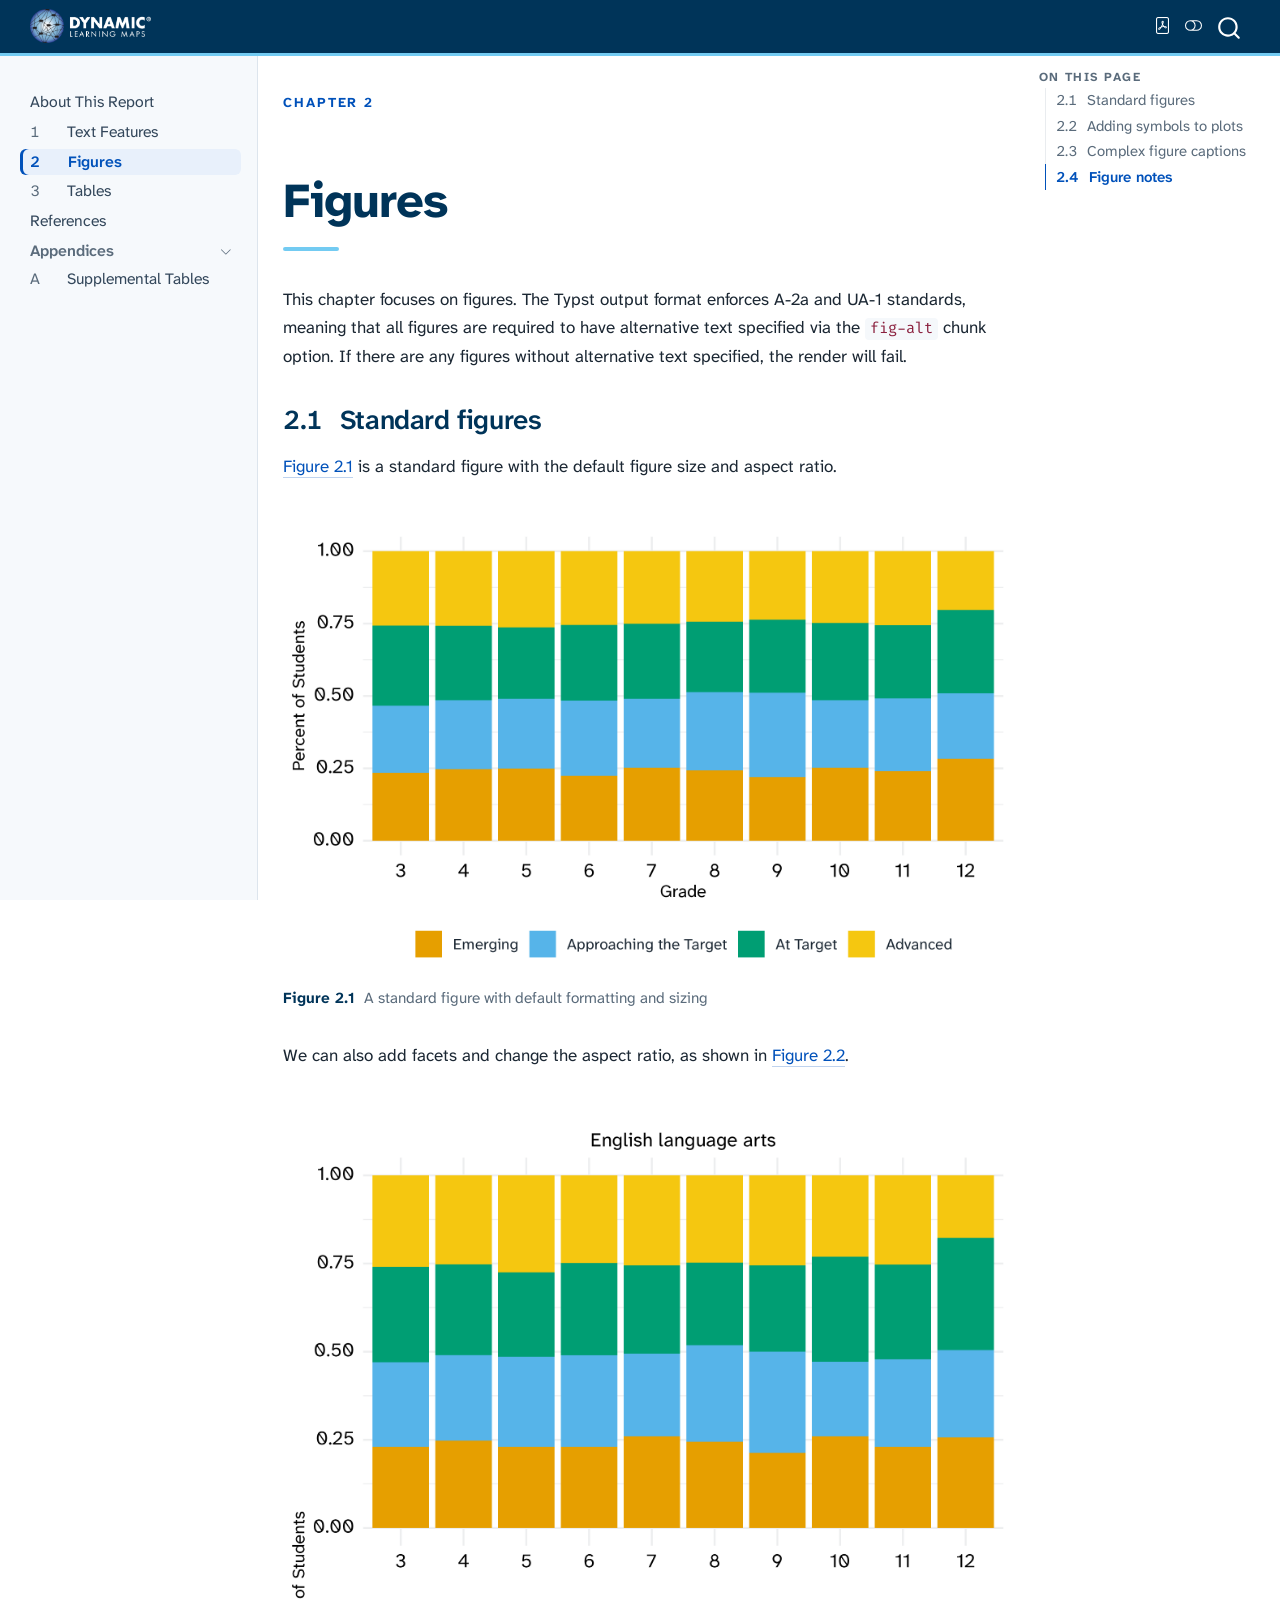
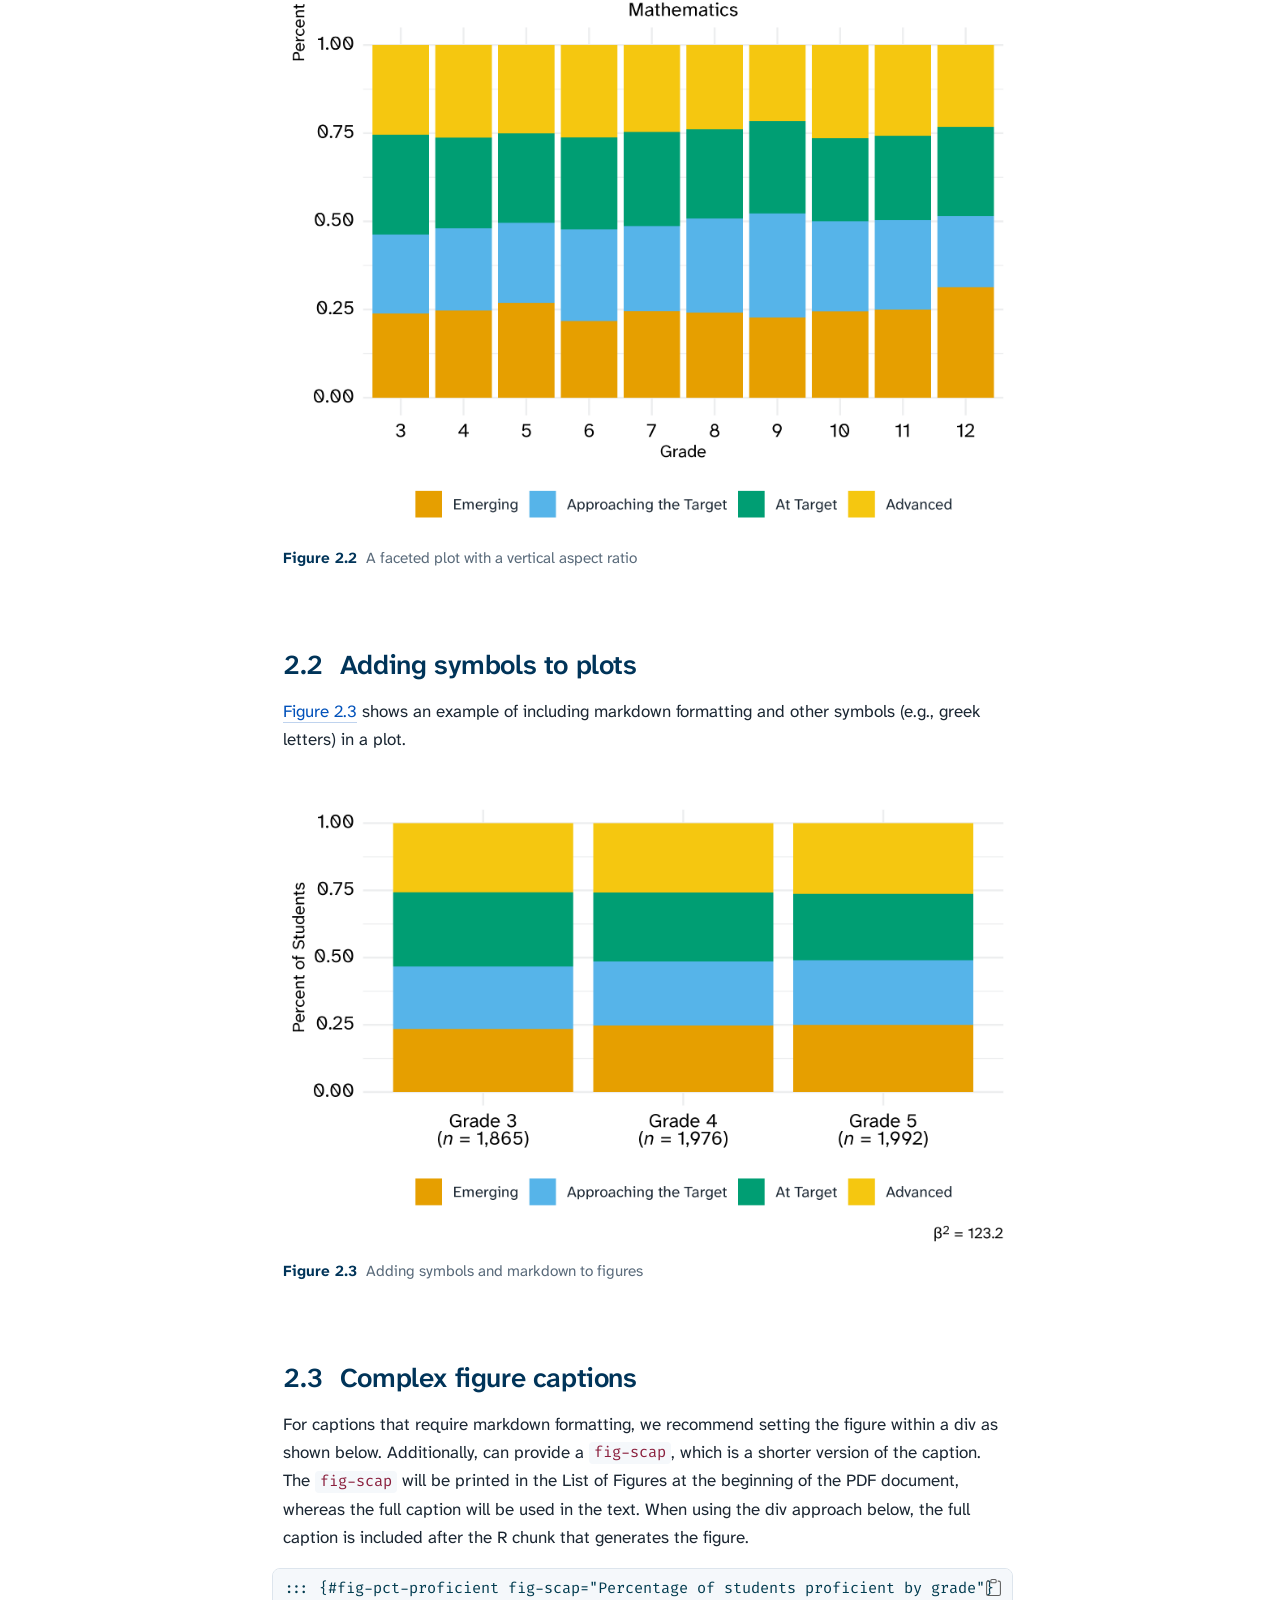
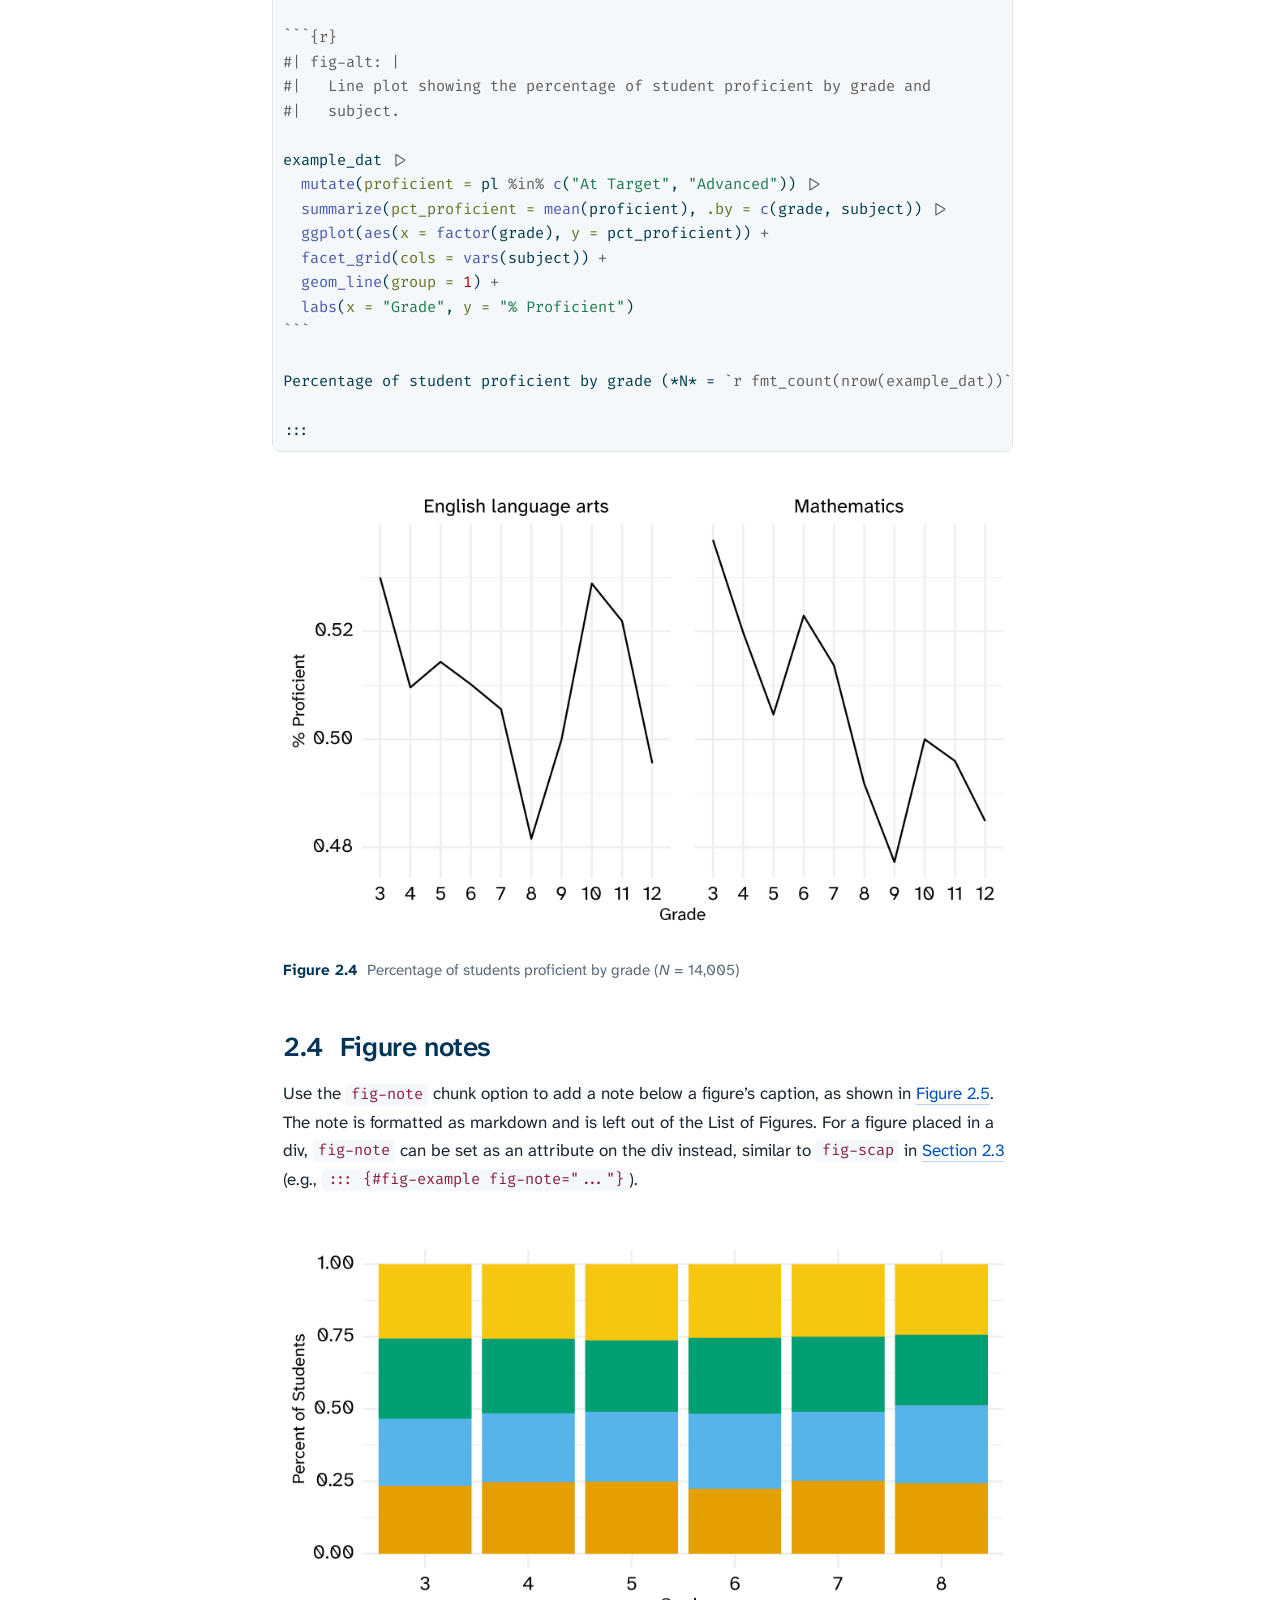
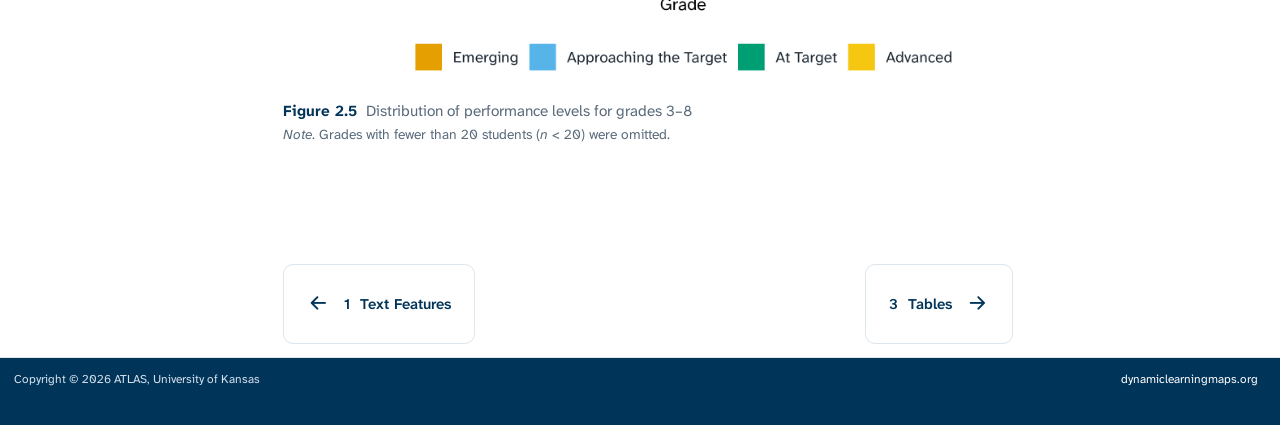
<file: chapters/02-figures.html>
<!DOCTYPE html>
<html xmlns="http://www.w3.org/1999/xhtml" lang="en-US" xml:lang="en-US"><head>

<meta charset="utf-8">
<meta name="generator" content="quarto-1.11.9">

<meta name="viewport" content="width=device-width, initial-scale=1.0, user-scalable=yes">


<title>2&nbsp; Figures – Report Title</title>
<style>
/* Default styles provided by pandoc.
** See https://pandoc.org/MANUAL.html#variables-for-html for config info.
*/
span.smallcaps{font-variant: small-caps;}
div.columns{display: flex; gap: 1.5em;}
div.column{flex: auto;}
@media screen {
div.columns{gap: min(4vw, 1.5em);}
div.column{overflow-x: auto;}
}
div.hanging-indent{margin-left: 1.5em; text-indent: -1.5em;}
ul.task-list{list-style: none;}
ul.task-list li input[type="checkbox"] {
  width: 0.8em;
  margin: 0 0.8em 0.2em -1em; /* quarto-specific, see https://github.com/quarto-dev/quarto-cli/issues/4556 */ 
  vertical-align: middle;
}
/* CSS for syntax highlighting */
html { -webkit-text-size-adjust: 100%; }
pre > code.sourceCode { white-space: pre; position: relative; }
pre > code.sourceCode > span { display: inline-block; line-height: 1.25; }
pre > code.sourceCode > span:empty { height: 1.2em; }
.sourceCode { overflow: visible; }
code.sourceCode > span { color: inherit; text-decoration: inherit; }
div.sourceCode { margin: 1em 0; }
pre.sourceCode { margin: 0; }
@media screen {
div.sourceCode { overflow: auto; }
}
@media print {
pre > code.sourceCode { white-space: pre-wrap; }
pre > code.sourceCode > span { text-indent: -5em; padding-left: 5em; }
}
pre.numberSource code
  { counter-reset: source-line 0; }
pre.numberSource code > span
  { position: relative; left: -4em; counter-increment: source-line; }
pre.numberSource code > span > a:first-child::before
  { content: counter(source-line);
    position: relative; left: -1em; text-align: right; vertical-align: baseline;
    border: none; display: inline-block;
    -webkit-touch-callout: none; -webkit-user-select: none;
    -khtml-user-select: none; -moz-user-select: none;
    -ms-user-select: none; user-select: none;
    padding: 0 4px; width: 4em;
  }
pre.numberSource { margin-left: 3em;  padding-left: 4px; }
div.sourceCode
  {   }
@media screen {
pre > code.sourceCode > span > a:first-child::before { text-decoration: underline; }
}
</style>


<script src="../site_libs/quarto-nav/quarto-nav.js"></script>
<script src="../site_libs/quarto-nav/headroom.min.js"></script>
<script src="../site_libs/clipboard/clipboard.min.js"></script>
<script src="../site_libs/quarto-search/autocomplete.umd.js"></script>
<script src="../site_libs/quarto-search/fuse.min.js"></script>
<script src="../site_libs/quarto-search/quarto-search.js"></script>
<meta name="quarto:offset" content="../">
<link href="../chapters/03-tables.html" rel="next">
<link href="../chapters/01-text-features.html" rel="prev">
<link href="../site_libs/quarto-contrib/quarto-project/atlas-aai/dlm-report/assets/favicon.png" rel="icon" type="image/png">
<script src="../site_libs/quarto-html/quarto.js" type="module"></script>
<script src="../site_libs/quarto-html/tabsets/tabsets.js" type="module"></script>
<script src="../site_libs/quarto-html/scrollable-regions/scrollable-regions.js" type="module"></script>
<script src="../site_libs/quarto-html/popper.min.js"></script>
<script src="../site_libs/quarto-html/tippy.umd.min.js"></script>
<script src="../site_libs/quarto-html/anchor.min.js"></script>
<link href="../site_libs/quarto-html/tippy.css" rel="stylesheet">
<link href="../site_libs/quarto-html/quarto-syntax-highlighting-c84636daebc72dab28584933245ca9c7.css" rel="stylesheet" class="quarto-color-scheme" id="quarto-text-highlighting-styles">
<link href="../site_libs/quarto-html/quarto-syntax-highlighting-dark-25cd2dbe08efda6219c34eb1ef6c8f4e.css" rel="stylesheet" class="quarto-color-scheme quarto-color-alternate" id="quarto-text-highlighting-styles">
<link href="../site_libs/quarto-html/quarto-syntax-highlighting-c84636daebc72dab28584933245ca9c7.css" rel="stylesheet" class="quarto-color-scheme-extra" id="quarto-text-highlighting-styles">
<script src="../site_libs/bootstrap/bootstrap.min.js"></script>
<link href="../site_libs/bootstrap/bootstrap-icons.css" rel="stylesheet">
<link href="../site_libs/bootstrap/bootstrap-091a1f09e05f1750660d98b8151bc83d.min.css" rel="stylesheet" append-hash="true" class="quarto-color-scheme" id="quarto-bootstrap" data-mode="light">
<link href="../site_libs/bootstrap/bootstrap-dark-3df6d2d046d16c4f68027968cc9288ca.min.css" rel="stylesheet" append-hash="true" class="quarto-color-scheme quarto-color-alternate" id="quarto-bootstrap" data-mode="dark">
<link href="../site_libs/bootstrap/bootstrap-091a1f09e05f1750660d98b8151bc83d.min.css" rel="stylesheet" append-hash="true" class="quarto-color-scheme-extra" id="quarto-bootstrap" data-mode="light">
<link href="../site_libs/quarto-contrib/dlm-report-0.1.0/dlm-assets.css" rel="stylesheet">
<script id="quarto-search-options" type="application/json">{
  "location": "navbar",
  "copy-button": false,
  "collapse-after": 3,
  "panel-placement": "end",
  "type": "overlay",
  "limit": 50,
  "keyboard-shortcut": [
    "f",
    "/",
    "s"
  ],
  "show-item-context": false,
  "language": {
    "search-no-results-text": "No results",
    "search-matching-documents-text": "matching documents",
    "search-copy-link-title": "Copy link to search",
    "search-hide-matches-text": "Hide additional matches",
    "search-more-match-text": "more match in this document",
    "search-more-matches-text": "more matches in this document",
    "search-clear-button-title": "Clear",
    "search-text-placeholder": "",
    "search-detached-cancel-button-title": "Cancel",
    "search-submit-button-title": "Submit",
    "search-label": "Search"
  }
}</script>
<style>html{ scroll-behavior: smooth; }</style>


</head>

<body class="nav-sidebar docked nav-fixed quarto-light"><a id="quarto-skip-link" class="visually-hidden-focusable" href="#quarto-document-content">Skip to main content</a><script id="quarto-html-before-body" type="application/javascript">
    const toggleBodyColorMode = (bsSheetEl) => {
      const mode = bsSheetEl.getAttribute("data-mode");
      const bodyEl = window.document.querySelector("body");
      if (mode === "dark") {
        bodyEl.classList.add("quarto-dark");
        bodyEl.classList.remove("quarto-light");
      } else {
        bodyEl.classList.add("quarto-light");
        bodyEl.classList.remove("quarto-dark");
      }
    }
    const toggleBodyColorPrimary = () => {
      const bsSheetEl = window.document.querySelector("link#quarto-bootstrap:not([rel=disabled-stylesheet])");
      if (bsSheetEl) {
        toggleBodyColorMode(bsSheetEl);
      }
    }
    const setColorSchemeToggle = (alternate) => {
      const toggles = window.document.querySelectorAll('.quarto-color-scheme-toggle');
      for (let i=0; i < toggles.length; i++) {
        const toggle = toggles[i];
        if (toggle) {
          toggle.setAttribute("aria-checked", alternate ? "true" : "false");
          if (alternate) {
            toggle.classList.add("alternate");
          } else {
            toggle.classList.remove("alternate");
          }
        }
      }
    };
    const toggleColorMode = (alternate) => {
      // Switch the stylesheets
      const primaryStylesheets = window.document.querySelectorAll('link.quarto-color-scheme:not(.quarto-color-alternate)');
      const alternateStylesheets = window.document.querySelectorAll('link.quarto-color-scheme.quarto-color-alternate');
      manageTransitions('#quarto-margin-sidebar .nav-link', false);
      if (alternate) {
        // note: dark is layered on light, we don't disable primary!
        enableStylesheet(alternateStylesheets);
        for (const sheetNode of alternateStylesheets) {
          if (sheetNode.id === "quarto-bootstrap") {
            toggleBodyColorMode(sheetNode);
          }
        }
      } else {
        disableStylesheet(alternateStylesheets);
        enableStylesheet(primaryStylesheets)
        toggleBodyColorPrimary();
      }
      manageTransitions('#quarto-margin-sidebar .nav-link', true);
      // Switch the toggles
      setColorSchemeToggle(alternate)
    }
    // Hack to workaround the fact that safari doesn't
    // properly recolor the scrollbar when toggling (#1455).
    // Not run on load: stylesheets are set before first paint there, and
    // scrolling would undo the scroll to a URL fragment (#14973).
    // The one pixel nudge keeps the reader where they were.
    const refreshSafariScrollbar = () => {
      if (navigator.userAgent.indexOf('Safari') > 0 && navigator.userAgent.indexOf('Chrome') == -1) {
        manageTransitions("body", false);
        const scrollY = window.scrollY;
        window.scrollTo(0, scrollY > 0 ? scrollY - 1 : 1);
        setTimeout(() => {
          window.scrollTo(0, scrollY);
          manageTransitions("body", true);
        }, 40);
      }
    }
    const disableStylesheet = (stylesheets) => {
      for (let i=0; i < stylesheets.length; i++) {
        const stylesheet = stylesheets[i];
        stylesheet.rel = 'disabled-stylesheet';
      }
    }
    const enableStylesheet = (stylesheets) => {
      for (let i=0; i < stylesheets.length; i++) {
        const stylesheet = stylesheets[i];
        if(stylesheet.rel !== 'stylesheet') { // for Chrome, which will still FOUC without this check
          stylesheet.rel = 'stylesheet';
        }
      }
    }
    const manageTransitions = (selector, allowTransitions) => {
      const els = window.document.querySelectorAll(selector);
      for (let i=0; i < els.length; i++) {
        const el = els[i];
        if (allowTransitions) {
          el.classList.remove('notransition');
        } else {
          el.classList.add('notransition');
        }
      }
    }
    const isFileUrl = () => {
      return window.location.protocol === 'file:';
    }
    const hasAlternateSentinel = () => {
      let styleSentinel = getColorSchemeSentinel();
      if (styleSentinel !== null) {
        return styleSentinel === "alternate";
      } else {
        return false;
      }
    }
    const setStyleSentinel = (alternate) => {
      const value = alternate ? "alternate" : "default";
      if (!isFileUrl()) {
        window.localStorage.setItem("quarto-color-scheme", value);
      } else {
        localAlternateSentinel = value;
      }
    }
    const getColorSchemeSentinel = () => {
      if (!isFileUrl()) {
        const storageValue = window.localStorage.getItem("quarto-color-scheme");
        return storageValue != null ? storageValue : localAlternateSentinel;
      } else {
        return localAlternateSentinel;
      }
    }
    const toggleGiscusIfUsed = (isAlternate, darkModeDefault) => {
      const baseTheme = document.querySelector('#giscus-base-theme')?.value ?? 'light';
      const alternateTheme = document.querySelector('#giscus-alt-theme')?.value ?? 'dark';
      let newTheme = '';
      if(authorPrefersDark) {
        newTheme = isAlternate ? baseTheme : alternateTheme;
      } else {
        newTheme = isAlternate ? alternateTheme : baseTheme;
      }
      const changeGiscusTheme = () => {
        // From: https://github.com/giscus/giscus/issues/336
        const sendMessage = (message) => {
          const iframe = document.querySelector('iframe.giscus-frame');
          if (!iframe) return;
          iframe.contentWindow.postMessage({ giscus: message }, 'https://giscus.app');
        }
        sendMessage({
          setConfig: {
            theme: newTheme
          }
        });
      }
      const isGiscussLoaded = window.document.querySelector('iframe.giscus-frame') !== null;
      if (isGiscussLoaded) {
        changeGiscusTheme();
      }
    };
    const authorPrefersDark = false;
    const darkModeDefault = authorPrefersDark;
      document.querySelector('link#quarto-text-highlighting-styles.quarto-color-scheme-extra').rel = 'disabled-stylesheet';
      document.querySelector('link#quarto-bootstrap.quarto-color-scheme-extra').rel = 'disabled-stylesheet';
    let localAlternateSentinel = darkModeDefault ? 'alternate' : 'default';
    // Dark / light mode switch
    window.quartoToggleColorScheme = () => {
      // Read the current dark / light value
      let toAlternate = !hasAlternateSentinel();
      toggleColorMode(toAlternate);
      refreshSafariScrollbar();
      setStyleSentinel(toAlternate);
      toggleGiscusIfUsed(toAlternate, darkModeDefault);
      window.dispatchEvent(new Event('resize'));
    };
    // Switch to dark mode if need be
    if (hasAlternateSentinel()) {
      toggleColorMode(true);
    } else {
      toggleColorMode(false);
    }
  </script>

<div id="quarto-search-results"></div>
  <header id="quarto-header" class="headroom fixed-top">
    <nav class="navbar navbar-expand-lg " data-bs-theme="dark" aria-label="Site">
      <div class="navbar-container container-fluid">
      <div class="navbar-brand-container mx-auto">
    <a href="../index.html" class="navbar-brand navbar-brand-logo">
    <img src="../site_libs/quarto-contrib/quarto-project/atlas-aai/dlm-report/assets/dlm-logo-white.png" alt="Dynamic Learning Maps" class="navbar-logo light-content">
    <img src="../site_libs/quarto-contrib/quarto-project/atlas-aai/dlm-report/assets/dlm-logo-white.png" alt="Dynamic Learning Maps" class="navbar-logo dark-content">
    </a>
  </div>
        <div class="quarto-navbar-tools tools-end">
    <a href="../example-manual.pdf" title="Download PDF" class="quarto-navigation-tool px-1" aria-label="Download PDF"><i class="bi bi-file-pdf"></i></a>
  <button type="button" role="switch" aria-checked="false" class="quarto-color-scheme-toggle quarto-navigation-tool  px-1" onclick="window.quartoToggleColorScheme(); return false;" title="Toggle dark mode" aria-label="Toggle dark mode"><i class="bi"></i></button>
</div>
          <div id="quarto-search" class="" title="Search"></div>
      </div> <!-- /container-fluid -->
    </nav>
  <nav class="quarto-secondary-nav" aria-label="Toolbar">
    <div class="container-fluid d-flex">
      <button type="button" class="quarto-btn-toggle btn" data-bs-toggle="collapse" role="button" data-bs-target=".quarto-sidebar-collapse-item" aria-controls="quarto-sidebar" aria-expanded="false" aria-label="Toggle sidebar navigation" onclick="if (window.quartoToggleHeadroom) { window.quartoToggleHeadroom(); }">
        <i class="bi bi-layout-text-sidebar-reverse"></i>
      </button>
        <nav class="quarto-page-breadcrumbs" aria-label="Breadcrumbs"><ol class="breadcrumb"><li class="breadcrumb-item"><a href="../chapters/02-figures.html"><span class="chapter-number">2</span>&nbsp; <span class="chapter-title">Figures</span></a></li></ol></nav>
        <a class="flex-grow-1" data-bs-toggle="collapse" data-bs-target=".quarto-sidebar-collapse-item" onclick="if (window.quartoToggleHeadroom) { window.quartoToggleHeadroom(); }">      
        </a>
    </div>
  </nav>
</header>
<!-- content -->
<div id="quarto-content" class="quarto-container page-columns page-rows-contents page-layout-article page-navbar">
<!-- sidebar -->
  <nav id="quarto-sidebar" class="sidebar collapse collapse-horizontal quarto-sidebar-collapse-item sidebar-navigation docked overflow-auto" aria-label="Section">
    <div class="sidebar-menu-container"> 
    <ul class="list-unstyled mt-1">
        <li class="sidebar-item">
  <div class="sidebar-item-container"> 
  <a href="../index.html" class="sidebar-item-text sidebar-link">
 <span class="menu-text">About This Report</span></a>
  </div>
</li>
        <li class="sidebar-item">
  <div class="sidebar-item-container"> 
  <a href="../chapters/01-text-features.html" class="sidebar-item-text sidebar-link">
 <span class="menu-text"><span class="chapter-number">1</span>&nbsp; <span class="chapter-title">Text Features</span></span></a>
  </div>
</li>
        <li class="sidebar-item">
  <div class="sidebar-item-container"> 
  <a href="../chapters/02-figures.html" class="sidebar-item-text sidebar-link active">
 <span class="menu-text"><span class="chapter-number">2</span>&nbsp; <span class="chapter-title">Figures</span></span></a>
  </div>
</li>
        <li class="sidebar-item">
  <div class="sidebar-item-container"> 
  <a href="../chapters/03-tables.html" class="sidebar-item-text sidebar-link">
 <span class="menu-text"><span class="chapter-number">3</span>&nbsp; <span class="chapter-title">Tables</span></span></a>
  </div>
</li>
        <li class="sidebar-item">
  <div class="sidebar-item-container"> 
  <a href="../references.html" class="sidebar-item-text sidebar-link">
 <span class="menu-text">References</span></a>
  </div>
</li>
        <li class="sidebar-item sidebar-item-section">
      <div class="sidebar-item-container"> 
            <button type="button" class="sidebar-item-text sidebar-item-toggle sidebar-link text-start" data-bs-toggle="collapse" data-bs-target="#quarto-sidebar-section-1" aria-controls="quarto-sidebar-section-1" aria-expanded="true">
 <span class="menu-text" id="quarto-sidebar-section-1-label">Appendices</span><i class="bi bi-chevron-right" aria-hidden="true"></i></button>
      </div>
      <ul id="quarto-sidebar-section-1" aria-labelledby="quarto-sidebar-section-1-label" class="collapse list-unstyled sidebar-section depth1 show">  
          <li class="sidebar-item">
  <div class="sidebar-item-container"> 
  <a href="../appendices/a-supplemental-info.html" class="sidebar-item-text sidebar-link">
 <span class="menu-text"><span class="chapter-number">A</span>&nbsp; <span class="chapter-title">Supplemental Tables</span></span></a>
  </div>
</li>
      </ul>
  </li>
    </ul>
    </div>
</nav>
<div id="quarto-sidebar-glass" class="quarto-sidebar-collapse-item" data-bs-toggle="collapse" data-bs-target=".quarto-sidebar-collapse-item"></div>
<!-- margin-sidebar -->
    <div id="quarto-margin-sidebar" class="sidebar margin-sidebar">
        <nav id="TOC" role="doc-toc" aria-labelledby="toc-title" class="toc-active">
    <h2 id="toc-title">On this page</h2>
   
  <ul>
  <li><a href="#standard-figures" id="toc-standard-figures" class="nav-link active" data-scroll-target="#standard-figures"><span class="header-section-number">2.1</span> Standard figures</a></li>
  <li><a href="#adding-symbols-to-plots" id="toc-adding-symbols-to-plots" class="nav-link" data-scroll-target="#adding-symbols-to-plots"><span class="header-section-number">2.2</span> Adding symbols to plots</a></li>
  <li><a href="#sec-complex-fig" id="toc-sec-complex-fig" class="nav-link" data-scroll-target="#sec-complex-fig"><span class="header-section-number">2.3</span> Complex figure captions</a></li>
  <li><a href="#figure-notes" id="toc-figure-notes" class="nav-link" data-scroll-target="#figure-notes"><span class="header-section-number">2.4</span> Figure notes</a></li>
  </ul>
</nav>
    </div>
<!-- main -->
<main class="content" id="quarto-document-content" tabindex="-1">


<header id="title-block-header" class="quarto-title-block default">
<div class="quarto-title">
<h1 class="title"><span id="sec-figures" class="quarto-section-identifier"><span class="chapter-number">2</span>&nbsp; <span class="chapter-title">Figures</span></span></h1>
</div>



<div class="quarto-title-meta">

    
  
    
  </div>
  


</header>



<p>This chapter focuses on figures. The Typst output format enforces A-2a and UA-1 standards, meaning that all figures are required to have alternative text specified via the <code>fig-alt</code> chunk option. If there are any figures without alternative text specified, the render will fail.</p>
<section id="standard-figures" class="level2" data-number="2.1">
<h2 data-number="2.1" class="anchored" data-anchor-id="standard-figures"><span class="header-section-number">2.1</span> Standard figures</h2>
<p><a href="#fig-standard" class="quarto-xref">Figure&nbsp;<span>2.1</span></a> is a standard figure with the default figure size and aspect ratio.</p>
<div class="cell">
<div class="cell-output-display">
<div id="fig-standard" class="quarto-float quarto-figure quarto-figure-center anchored" alt="A standard bar graph.">
<figure class="quarto-float quarto-float-fig figure">
<div aria-describedby="fig-standard-caption-0ceaefa1-69ba-4598-a22c-09a6ac19f8ca">
<img src="02-figures_files/figure-html/fig-standard-1.png" class="img-fluid figure-img" alt="A standard bar graph." width="1800">
</div>
<figcaption class="quarto-float-caption-bottom quarto-float-caption quarto-float-fig" id="fig-standard-caption-0ceaefa1-69ba-4598-a22c-09a6ac19f8ca">
Figure&nbsp;2.1: A standard figure with default formatting and sizing
</figcaption>
</figure>
</div>
</div>
</div>
<p>We can also add facets and change the aspect ratio, as shown in <a href="#fig-facets" class="quarto-xref">Figure&nbsp;<span>2.2</span></a>.</p>
<div class="cell">
<div class="cell-output-display">
<div id="fig-facets" class="quarto-float quarto-figure quarto-figure-center anchored" alt="A faceted plot.">
<figure class="quarto-float quarto-float-fig figure">
<div aria-describedby="fig-facets-caption-0ceaefa1-69ba-4598-a22c-09a6ac19f8ca">
<img src="02-figures_files/figure-html/fig-facets-1.png" class="img-fluid figure-img" alt="A faceted plot." width="1800">
</div>
<figcaption class="quarto-float-caption-bottom quarto-float-caption quarto-float-fig" id="fig-facets-caption-0ceaefa1-69ba-4598-a22c-09a6ac19f8ca">
Figure&nbsp;2.2: A faceted plot with a vertical aspect ratio
</figcaption>
</figure>
</div>
</div>
</div>
</section>
<section id="adding-symbols-to-plots" class="level2" data-number="2.2">
<h2 data-number="2.2" class="anchored" data-anchor-id="adding-symbols-to-plots"><span class="header-section-number">2.2</span> Adding symbols to plots</h2>
<p><a href="#fig-markdown" class="quarto-xref">Figure&nbsp;<span>2.3</span></a> shows an example of including markdown formatting and other symbols (e.g., greek letters) in a plot.</p>
<div class="cell">
<div class="cell-output-display">
<div id="fig-markdown" class="quarto-float quarto-figure quarto-figure-center anchored" alt="A figure with markdown formatting and a caption with greek letters.">
<figure class="quarto-float quarto-float-fig figure">
<div aria-describedby="fig-markdown-caption-0ceaefa1-69ba-4598-a22c-09a6ac19f8ca">
<img src="02-figures_files/figure-html/fig-markdown-1.png" class="img-fluid figure-img" alt="A figure with markdown formatting and a caption with greek letters." width="1800">
</div>
<figcaption class="quarto-float-caption-bottom quarto-float-caption quarto-float-fig" id="fig-markdown-caption-0ceaefa1-69ba-4598-a22c-09a6ac19f8ca">
Figure&nbsp;2.3: Adding symbols and markdown to figures
</figcaption>
</figure>
</div>
</div>
</div>
</section>
<section id="sec-complex-fig" class="level2" data-number="2.3">
<h2 data-number="2.3" class="anchored" data-anchor-id="sec-complex-fig"><span class="header-section-number">2.3</span> Complex figure captions</h2>
<p>For captions that require markdown formatting, we recommend setting the figure within a div as shown below. Additionally, can provide a <code>fig-scap</code>, which is a shorter version of the caption. The <code>fig-scap</code> will be printed in the List of Figures at the beginning of the PDF document, whereas the full caption will be used in the text. When using the div approach below, the full caption is included after the R chunk that generates the figure.</p>
<div class="code-copy-outer-scaffold"><div class="sourceCode" id="cb1"><pre class="sourceCode markdown code-with-copy"><code class="sourceCode markdown"><span id="cb1-1"><a href="#cb1-1" aria-hidden="true" tabindex="-1"></a>::: {#fig-pct-proficient fig-scap="Percentage of students proficient by grade"}</span>
<span id="cb1-2"><a href="#cb1-2" aria-hidden="true" tabindex="-1"></a></span>
<span id="cb1-3"><a href="#cb1-3" aria-hidden="true" tabindex="-1"></a><span class="in">```{r}</span></span>
<span id="cb1-4"><a href="#cb1-4" aria-hidden="true" tabindex="-1"></a><span class="co">#| fig-alt: |</span></span>
<span id="cb1-5"><a href="#cb1-5" aria-hidden="true" tabindex="-1"></a><span class="co">#|   Line plot showing the percentage of student proficient by grade and</span></span>
<span id="cb1-6"><a href="#cb1-6" aria-hidden="true" tabindex="-1"></a><span class="co">#|   subject.</span></span>
<span id="cb1-7"><a href="#cb1-7" aria-hidden="true" tabindex="-1"></a></span>
<span id="cb1-8"><a href="#cb1-8" aria-hidden="true" tabindex="-1"></a>example_dat <span class="sc">|&gt;</span></span>
<span id="cb1-9"><a href="#cb1-9" aria-hidden="true" tabindex="-1"></a>  <span class="fu">mutate</span>(<span class="at">proficient =</span> pl <span class="sc">%in%</span> <span class="fu">c</span>(<span class="st">"At Target"</span>, <span class="st">"Advanced"</span>)) <span class="sc">|&gt;</span></span>
<span id="cb1-10"><a href="#cb1-10" aria-hidden="true" tabindex="-1"></a>  <span class="fu">summarize</span>(<span class="at">pct_proficient =</span> <span class="fu">mean</span>(proficient), <span class="at">.by =</span> <span class="fu">c</span>(grade, subject)) <span class="sc">|&gt;</span></span>
<span id="cb1-11"><a href="#cb1-11" aria-hidden="true" tabindex="-1"></a>  <span class="fu">ggplot</span>(<span class="fu">aes</span>(<span class="at">x =</span> <span class="fu">factor</span>(grade), <span class="at">y =</span> pct_proficient)) <span class="sc">+</span></span>
<span id="cb1-12"><a href="#cb1-12" aria-hidden="true" tabindex="-1"></a>  <span class="fu">facet_grid</span>(<span class="at">cols =</span> <span class="fu">vars</span>(subject)) <span class="sc">+</span></span>
<span id="cb1-13"><a href="#cb1-13" aria-hidden="true" tabindex="-1"></a>  <span class="fu">geom_line</span>(<span class="at">group =</span> <span class="dv">1</span>) <span class="sc">+</span></span>
<span id="cb1-14"><a href="#cb1-14" aria-hidden="true" tabindex="-1"></a>  <span class="fu">labs</span>(<span class="at">x =</span> <span class="st">"Grade"</span>, <span class="at">y =</span> <span class="st">"% Proficient"</span>)</span>
<span id="cb1-15"><a href="#cb1-15" aria-hidden="true" tabindex="-1"></a><span class="in">```</span></span>
<span id="cb1-16"><a href="#cb1-16" aria-hidden="true" tabindex="-1"></a></span>
<span id="cb1-17"><a href="#cb1-17" aria-hidden="true" tabindex="-1"></a>Percentage of student proficient by grade (*N* = <span class="in">`r fmt_count(nrow(example_dat))`</span>)</span>
<span id="cb1-18"><a href="#cb1-18" aria-hidden="true" tabindex="-1"></a></span>
<span id="cb1-19"><a href="#cb1-19" aria-hidden="true" tabindex="-1"></a>:::</span></code></pre></div><button title="Copy to Clipboard" class="code-copy-button"><i class="bi"></i></button></div>
<div id="fig-pct-proficient" class="quarto-float quarto-figure quarto-figure-center anchored" data-fig-scap="Percentage of students proficient by grade">
<figure class="quarto-float quarto-float-fig figure">
<div aria-describedby="fig-pct-proficient-caption-0ceaefa1-69ba-4598-a22c-09a6ac19f8ca">
<div class="cell">
<div class="cell-output-display">
<div>
<figure class="figure">
<p><img src="02-figures_files/figure-html/unnamed-chunk-1-1.png" class="img-fluid figure-img" alt="Line plot showing the percentage of students proficient by grade and subject." width="1800"></p>
</figure>
</div>
</div>
</div>
</div>
<figcaption class="quarto-float-caption-bottom quarto-float-caption quarto-float-fig" id="fig-pct-proficient-caption-0ceaefa1-69ba-4598-a22c-09a6ac19f8ca">
Figure&nbsp;2.4: Percentage of students proficient by grade (<em>N</em> = 14,005)
</figcaption>
</figure>
</div>
</section>
<section id="figure-notes" class="level2" data-number="2.4">
<h2 data-number="2.4" class="anchored" data-anchor-id="figure-notes"><span class="header-section-number">2.4</span> Figure notes</h2>
<p>Use the <code>fig-note</code> chunk option to add a note below a figure’s caption, as shown in <a href="#fig-note" class="quarto-xref">Figure&nbsp;<span>2.5</span></a>. The note is formatted as markdown and is left out of the List of Figures. For a figure placed in a div, <code>fig-note</code> can be set as an attribute on the div instead, similar to <code>fig-scap</code> in <a href="#sec-complex-fig" class="quarto-xref"><span>Section 2.3</span></a> (e.g., <code>::: {#fig-example fig-note="..."}</code>).</p>
<div class="cell">
<div class="cell-output-display">
<div id="fig-note" class="quarto-float quarto-figure quarto-figure-center anchored" alt="Stacked bar graph showing the percentage of students at each performance level in grades 3 through 8.">
<figure class="quarto-float quarto-float-fig figure">
<div aria-describedby="fig-note-caption-0ceaefa1-69ba-4598-a22c-09a6ac19f8ca">
<img src="02-figures_files/figure-html/fig-note-1.png" class="img-fluid figure-img" alt="Stacked bar graph showing the percentage of students at each performance level in grades 3 through 8." width="1800">
</div>
<figcaption class="quarto-float-caption-bottom quarto-float-caption quarto-float-fig" id="fig-note-caption-0ceaefa1-69ba-4598-a22c-09a6ac19f8ca">
Figure&nbsp;2.5: Distribution of performance levels for grades 3–8<span class="dlm-fig-note"><em>Note</em>. Grades with fewer than 20 students (<em>n</em> &lt; 20) were omitted.</span>
</figcaption>
</figure>
</div>
</div>
</div>


</section>

</main> <!-- /main -->
<script id="quarto-html-after-body" type="application/javascript">
  window.document.addEventListener("DOMContentLoaded", function (event) {
    // Ensure there is a toggle, if there isn't float one in the top right
    if (window.document.querySelector('.quarto-color-scheme-toggle') === null) {
      const toggle = window.document.createElement('button');
      toggle.type = "button";
      toggle.setAttribute("role", "switch");
      toggle.setAttribute("aria-checked", "false");
      toggle.classList.add('top-right');
      toggle.classList.add('quarto-color-scheme-toggle');
      toggle.setAttribute("aria-label", "Toggle dark mode");
      toggle.onclick = function() { try { window.quartoToggleColorScheme(); } catch {} return false; };
      const i = window.document.createElement("i");
      i.classList.add('bi');
      toggle.appendChild(i);
      // Put the toggle in a landmark of its own, so that landmark navigation
      // can reach it.
      //
      // The container is always a fresh direct child of body, and the toggle is
      // never moved into page furniture that the theme or the author controls.
      // The toggle is positioned against the page, so any ancestor that
      // establishes a containing block captures it: a positioned element or a
      // grid for position: absolute, and transform, filter, will-change or
      // contain for position: fixed. A direct child of body has none of these
      // to inherit, and the shift when one appears is silent and visual.
      //
      // ARIA says a document should have at most one banner, and axe reports a
      // duplicate whether or not the banners carry distinct labels. So use a
      // header when the page has no banner yet, and a named region otherwise.
      //
      // A header is a banner wherever it sits, unless it is inside sectioning
      // content, so this cannot just look at the children of body: a custom
      // page layout wraps the title block header in a plain div. An explicit
      // role="banner" always counts.
      const sectioning = 'article, aside, main, nav, section, [role="article"], [role="complementary"], [role="main"], [role="navigation"], [role="region"]';
      const hasBanner = Array.from(
        window.document.querySelectorAll('header:not([role]), [role="banner"]')
      ).some(function(el) {
        return el.hasAttribute("role") || el.closest(sectioning) === null;
      });
      const container = window.document.createElement(hasBanner ? "div" : "header");
      if (hasBanner) {
        container.setAttribute("role", "region");
        container.setAttribute("aria-label", "Toggle dark mode");
      }
      container.classList.add('quarto-color-scheme-toggle-container');
      container.appendChild(toggle);
      window.document.body.appendChild(container);
    }
    setColorSchemeToggle(hasAlternateSentinel())
    const icon = "";
    const anchorJS = new window.AnchorJS();
    anchorJS.options = {
      placement: 'right',
      icon: icon
    };
    anchorJS.add('.anchored');
    const isCodeAnnotation = (el) => {
      for (const clz of el.classList) {
        if (clz.startsWith('code-annotation-')) {                     
          return true;
        }
      }
      return false;
    }
    const onCopySuccess = function(e) {
      // button target
      const button = e.trigger;
      // don't keep focus
      button.blur();
      // flash "checked"
      button.classList.add('code-copy-button-checked');
      var currentTitle = button.getAttribute("title");
      button.setAttribute("title", "Copied!");
      let tooltip;
      if (window.bootstrap) {
        button.setAttribute("data-bs-toggle", "tooltip");
        button.setAttribute("data-bs-placement", "left");
        button.setAttribute("data-bs-title", "Copied!");
        tooltip = new bootstrap.Tooltip(button, 
          { trigger: "manual", 
            customClass: "code-copy-button-tooltip",
            offset: [0, -8]});
        tooltip.show();    
      }
      setTimeout(function() {
        if (tooltip) {
          tooltip.hide();
          button.removeAttribute("data-bs-title");
          button.removeAttribute("data-bs-toggle");
          button.removeAttribute("data-bs-placement");
        }
        button.setAttribute("title", currentTitle);
        button.classList.remove('code-copy-button-checked');
      }, 1000);
      // clear code selection
      e.clearSelection();
    }
    const getTextToCopy = function(trigger) {
      const outerScaffold = trigger.parentElement.cloneNode(true);
      const codeEl = outerScaffold.querySelector('code');
      for (const childEl of codeEl.children) {
        if (isCodeAnnotation(childEl)) {
          childEl.remove();
        }
      }
      return codeEl.innerText;
    }
    const clipboard = new window.ClipboardJS('.code-copy-button:not([data-in-quarto-modal])', {
      text: getTextToCopy
    });
    clipboard.on('success', onCopySuccess);
    if (window.document.getElementById('quarto-embedded-source-code-modal')) {
      const clipboardModal = new window.ClipboardJS('.code-copy-button[data-in-quarto-modal]', {
        text: getTextToCopy,
        container: window.document.getElementById('quarto-embedded-source-code-modal')
      });
      clipboardModal.on('success', onCopySuccess);
    }
      var localhostRegex = new RegExp(/^(?:http|https):\/\/localhost\:?[0-9]*\//);
      var mailtoRegex = new RegExp(/^mailto:/);
        var filterRegex = new RegExp("https:\/\/atlas-aai\.github\.io\/example-dlm-report\/");
      const newWindowLabel = "(opens in a new tab)";
      const newWindowNoteId = "quarto-ext-newwindow-label";
      // Links reference one hidden label through aria-describedby, so the
      // announcement never changes their accessible name.
      var describeNewWindow = (link) => {
        if (!window.document.getElementById(newWindowNoteId)) {
          var newWindowNote = window.document.createElement("span");
          newWindowNote.id = newWindowNoteId;
          newWindowNote.hidden = true;
          newWindowNote.textContent = newWindowLabel;
          window.document.body.appendChild(newWindowNote);
        }
        var describedBy = (link.getAttribute("aria-describedby") || "").split(/\s+/).filter(Boolean);
        if (!describedBy.includes(newWindowNoteId)) {
          describedBy.push(newWindowNoteId);
          link.setAttribute("aria-describedby", describedBy.join(" "));
        }
      }
      var isInternal = (href) => {
          return filterRegex.test(href) || localhostRegex.test(href) || mailtoRegex.test(href);
      }
      // Inspect non-navigation links and adorn them if external
      window.quartoDecorateExternalLinks = function (root) {
     var links = (root || window.document).querySelectorAll('a[href]:not(.nav-link):not(.navbar-brand):not(.toc-action):not(.sidebar-link):not(.sidebar-item-toggle):not(.pagination-link):not(.no-external):not([aria-hidden]):not(.dropdown-item):not(.quarto-navigation-tool):not(.about-link)');
      for (var i=0; i<links.length; i++) {
        const link = links[i];
        if (!isInternal(link.href)) {
          // undo the damage that might have been done by quarto-nav.js in the case of
          // links that we want to consider external
          if (link.dataset.originalHref !== undefined) {
            link.href = link.dataset.originalHref;
          }
            // target, if specified
            link.setAttribute("target", "_blank");
            if (link.getAttribute("rel") === null) {
              link.setAttribute("rel", "noopener");
            }
            describeNewWindow(link);
          if (!link.classList.contains('no-external-icon')) {
          }
        }
      }
      };
      window.quartoDecorateExternalLinks(window.document);
    // Esc closes the popup (WCAG 1.4.13) and focus leaving both trigger and
    // popup closes it (WCAG 2.4.11); tippy handles neither for interactive popups.
    const hideOnEscAndFocusOut = {
      name: 'hideOnEscAndFocusOut',
      defaultValue: true,
      fn(instance) {
        const dismiss = () => {
          // A show scheduled by the trigger delay would otherwise reopen it
          instance.clearDelayTimeouts();
          instance.hide();
        };
        const onKeyDown = (event) => {
          if (event.key !== 'Escape') {
            return;
          }
          // Keep Esc from also reaching page handlers (e.g. reveal.js overview),
          // except an open reveal.js slide menu, which Esc should close too.
          // The menu handles keys only when its keyboard option is on.
          const menuHandlesEsc = window.Reveal?.getPlugin?.('menu')?.isOpen() &&
            window.Reveal.getConfig().menu?.keyboard !== false;
          if (!menuHandlesEsc) {
            event.stopPropagation();
          }
          if (instance.popper.contains(window.document.activeElement)) {
            // Disabled while refocusing so the focus trigger does not reopen it
            instance.disable();
            instance.reference.focus();
            instance.enable();
          }
          dismiss();
        };
        const onFocusOut = (event) => {
          const target = event.relatedTarget;
          if (target && !instance.reference.contains(target) &&
              !instance.popper.contains(target)) {
            dismiss();
          }
        };
        // On the trigger too: a click trigger (code-annotations: select) has no
        // blur handling. Attached for the instance's lifetime so leaving the
        // trigger also cancels a show still pending on the trigger delay.
        instance.reference.addEventListener('focusout', onFocusOut);
        return {
          onShow() {
            window.document.addEventListener('keydown', onKeyDown, true);
            instance.popper.addEventListener('focusout', onFocusOut);
          },
          onHide() {
            window.document.removeEventListener('keydown', onKeyDown, true);
            instance.popper.removeEventListener('focusout', onFocusOut);
          },
          onDestroy() {
            instance.reference.removeEventListener('focusout', onFocusOut);
          },
        };
      },
    };
    function tippyHover(el, contentFn, onTriggerFn, onUntriggerFn) {
      const config = {
        allowHTML: true,
        maxWidth: 500,
        delay: 100,
        arrow: false,
        appendTo: function(el) {
            return el.parentElement;
        },
        interactive: true,
        interactiveBorder: 10,
        theme: 'quarto',
        placement: 'bottom-start',
        plugins: [hideOnEscAndFocusOut],
      };
      if (contentFn) {
        config.content = contentFn;
      }
      if (onTriggerFn) {
        config.onTrigger = onTriggerFn;
      }
      if (onUntriggerFn) {
        config.onUntrigger = onUntriggerFn;
      }
      window.tippy(el, config); 
    }
    const noterefs = window.document.querySelectorAll('a[role="doc-noteref"]');
    for (var i=0; i<noterefs.length; i++) {
      const ref = noterefs[i];
      tippyHover(ref, function() {
        // use id or data attribute instead here
        let href = ref.getAttribute('data-footnote-href') || ref.getAttribute('href');
        try { href = new URL(href).hash; } catch {}
        const id = href.replace(/^#\/?/, "");
        const note = window.document.getElementById(id);
        if (note) {
          return note.innerHTML;
        } else {
          return "";
        }
      });
    }
    const xrefs = window.document.querySelectorAll('a.quarto-xref');
    const processXRef = (id, note) => {
      // Strip column container classes
      const stripColumnClz = (el) => {
        el.classList.remove("page-full", "page-columns");
        if (el.children) {
          for (const child of el.children) {
            stripColumnClz(child);
          }
        }
      }
      stripColumnClz(note)
      if (id === null || id.startsWith('sec-')) {
        // Special case sections, only their first couple elements
        const container = document.createElement("div");
        if (note.children && note.children.length > 2) {
          container.appendChild(note.children[0].cloneNode(true));
          for (let i = 1; i < note.children.length; i++) {
            const child = note.children[i];
            if (child.tagName === "P" && child.innerText === "") {
              continue;
            } else {
              container.appendChild(child.cloneNode(true));
              break;
            }
          }
          if (window.Quarto?.typesetMath) {
            window.Quarto.typesetMath(container);
          }
          return container.innerHTML
        } else {
          if (window.Quarto?.typesetMath) {
            window.Quarto.typesetMath(note);
          }
          return note.innerHTML;
        }
      } else {
        // Remove any anchor links if they are present
        const anchorLink = note.querySelector('a.anchorjs-link');
        if (anchorLink) {
          anchorLink.remove();
        }
        if (window.Quarto?.typesetMath) {
          window.Quarto.typesetMath(note);
        }
        if (note.classList.contains("callout")) {
          return note.outerHTML;
        } else {
          return note.innerHTML;
        }
      }
    }
    for (var i=0; i<xrefs.length; i++) {
      const xref = xrefs[i];
      tippyHover(xref, undefined, function(instance) {
        instance.disable();
        let url = xref.getAttribute('href');
        let hash = undefined; 
        if (url.startsWith('#')) {
          hash = url;
        } else {
          try { hash = new URL(url).hash; } catch {}
        }
        if (hash) {
          const id = hash.replace(/^#\/?/, "");
          const note = window.document.getElementById(id);
          if (note !== null) {
            try {
              const html = processXRef(id, note.cloneNode(true));
              instance.setContent(html);
            } finally {
              instance.enable();
              instance.show();
            }
          } else {
            // See if we can fetch this
            fetch(url.split('#')[0])
            .then(res => res.text())
            .then(html => {
              const parser = new DOMParser();
              const htmlDoc = parser.parseFromString(html, "text/html");
              const note = htmlDoc.getElementById(id);
              if (note !== null) {
                const html = processXRef(id, note);
                instance.setContent(html);
              } 
            }).finally(() => {
              instance.enable();
              instance.show();
            });
          }
        } else {
          // See if we can fetch a full url (with no hash to target)
          // This is a special case and we should probably do some content thinning / targeting
          fetch(url)
          .then(res => res.text())
          .then(html => {
            const parser = new DOMParser();
            const htmlDoc = parser.parseFromString(html, "text/html");
            const note = htmlDoc.querySelector('main.content');
            if (note !== null) {
              // This should only happen for chapter cross references
              // (since there is no id in the URL)
              // remove the first header
              if (note.children.length > 0 && note.children[0].tagName === "HEADER") {
                note.children[0].remove();
              }
              const html = processXRef(null, note);
              instance.setContent(html);
            } 
          }).finally(() => {
            instance.enable();
            instance.show();
          });
        }
      }, function(instance) {
      });
    }
        let selectedAnnoteEl;
        const selectorForAnnotation = ( cell, annotation) => {
          let cellAttr = 'data-code-cell="' + cell + '"';
          let lineAttr = 'data-code-annotation="' +  annotation + '"';
          const selector = 'span[' + cellAttr + '][' + lineAttr + ']';
          return selector;
        }
        const selectCodeLines = (annoteEl) => {
          const doc = window.document;
          const targetCell = annoteEl.getAttribute("data-target-cell");
          const targetAnnotation = annoteEl.getAttribute("data-target-annotation");
          const annoteSpan = window.document.querySelector(selectorForAnnotation(targetCell, targetAnnotation));
          const lines = annoteSpan.getAttribute("data-code-lines").split(",");
          const lineIds = lines.map((line) => {
            return targetCell + "-" + line;
          })
          // Each band is positioned against its own containing block, which is
          // not the offsetParent of the lines, so place it from client rects.
          const placeBand = (band, firstEl, lastEl, codeBlock) => {
            const container = band.offsetParent;
            if (container === null) {
              return;
            }
            const containerRect = container.getBoundingClientRect();
            // Reveal.js scales slides with a transform, so convert client
            // pixels back to the CSS pixels of the container.
            const scale = containerRect.height / container.offsetHeight || 1;
            const firstRect = firstEl.getBoundingClientRect();
            const lastRect = lastEl.getBoundingClientRect();
            const top = (firstRect.top - containerRect.top) / scale - container.clientTop + container.scrollTop;
            const height = (lastRect.bottom - firstRect.top) / scale;
            band.style.top = top - 2 + "px";
            band.style.height = height + 4 + "px";
            if (codeBlock) {
              // Without the copy button wrapper, the containing block is wider
              // than the code block, so span the code block explicitly.
              const blockRect = codeBlock.getBoundingClientRect();
              band.style.left = (blockRect.left - containerRect.left) / scale - container.clientLeft + container.scrollLeft + "px";
              band.style.width = blockRect.width / scale + "px";
            }
          };
          if (lineIds.length > 0) {
            const el = window.document.getElementById(lineIds[0]);
            const lastEl = window.document.getElementById(lineIds[lineIds.length - 1]);
            const parent = el.parentElement.parentElement;
            // cook up a div (if necessary) and position it
            let div = window.document.getElementById("code-annotation-line-highlight");
            if (div === null) {
              div = window.document.createElement("div");
              div.setAttribute("id", "code-annotation-line-highlight");
              div.style.position = 'absolute';
              parent.appendChild(div);
            }
            placeBand(div, el, lastEl, parent.closest("div.sourceCode") || parent);
            let gutterDiv = window.document.getElementById("code-annotation-line-highlight-gutter");
            if (gutterDiv === null) {
              gutterDiv = window.document.createElement("div");
              gutterDiv.setAttribute("id", "code-annotation-line-highlight-gutter");
              gutterDiv.style.position = 'absolute';
              const codeCell = window.document.getElementById(targetCell);
              const gutter = codeCell.querySelector('.code-annotation-gutter');
              gutter.appendChild(gutterDiv);
            }
            placeBand(gutterDiv, el, lastEl);
            selectedAnnoteEl = annoteEl;
          }
        };
        const unselectCodeLines = () => {
          const elementsIds = ["code-annotation-line-highlight", "code-annotation-line-highlight-gutter"];
          elementsIds.forEach((elId) => {
            const div = window.document.getElementById(elId);
            if (div) {
              div.remove();
            }
          });
          selectedAnnoteEl = undefined;
        };
          // Handle positioning of the toggle
      window.addEventListener(
        "resize",
        throttle(() => {
          elRect = undefined;
          if (selectedAnnoteEl) {
            selectCodeLines(selectedAnnoteEl);
          }
        }, 10)
      );
      function throttle(fn, ms) {
      let throttle = false;
      let timer;
        return (...args) => {
          if(!throttle) { // first call gets through
              fn.apply(this, args);
              throttle = true;
          } else { // all the others get throttled
              if(timer) clearTimeout(timer); // cancel #2
              timer = setTimeout(() => {
                fn.apply(this, args);
                timer = throttle = false;
              }, ms);
          }
        };
      }
        // Attach click handler to the DT
        const annoteDls = window.document.querySelectorAll('dt[data-target-cell]');
        for (const annoteDlNode of annoteDls) {
          annoteDlNode.addEventListener('click', (event) => {
            const clickedEl = event.target;
            if (clickedEl !== selectedAnnoteEl) {
              unselectCodeLines();
              const activeEl = window.document.querySelector('dt[data-target-cell].code-annotation-active');
              if (activeEl) {
                activeEl.classList.remove('code-annotation-active');
              }
              selectCodeLines(clickedEl);
              clickedEl.classList.add('code-annotation-active');
            } else {
              // Unselect the line
              unselectCodeLines();
              clickedEl.classList.remove('code-annotation-active');
            }
          });
        }
    const findCites = (el) => {
      const parentEl = el.parentElement;
      if (parentEl) {
        const cites = parentEl.dataset.cites;
        if (cites) {
          return {
            el,
            cites: cites.split(' ')
          };
        } else {
          return findCites(el.parentElement)
        }
      } else {
        return undefined;
      }
    };
    var bibliorefs = window.document.querySelectorAll('a[role="doc-biblioref"]');
    for (var i=0; i<bibliorefs.length; i++) {
      const ref = bibliorefs[i];
      const citeInfo = findCites(ref);
      if (citeInfo) {
        tippyHover(citeInfo.el, function() {
          var popup = window.document.createElement('div');
          citeInfo.cites.forEach(function(cite) {
            var citeDiv = window.document.createElement('div');
            citeDiv.classList.add('hanging-indent');
            citeDiv.classList.add('csl-entry');
            var biblioDiv = window.document.getElementById('ref-' + cite);
            if (biblioDiv) {
              citeDiv.innerHTML = biblioDiv.innerHTML;
            }
            popup.appendChild(citeDiv);
          });
          return popup.innerHTML;
        });
      }
    }
  });
  </script>
  <script type="application/javascript">
  window.quartoScrollableRegionsLabels = {"code":"Scrollable code","output":"Scrollable output"};
  </script>
<nav class="page-navigation" aria-label="Page">
  <div class="nav-page nav-page-previous">
      <a href="../chapters/01-text-features.html" class="pagination-link" aria-label="Text Features">
        <i class="bi bi-arrow-left-short"></i> <span class="nav-page-text"><span class="chapter-number">1</span>&nbsp; <span class="chapter-title">Text Features</span></span>
      </a>          
  </div>
  <div class="nav-page nav-page-next">
      <a href="../chapters/03-tables.html" class="pagination-link" aria-label="Tables">
        <span class="nav-page-text"><span class="chapter-number">3</span>&nbsp; <span class="chapter-title">Tables</span></span> <i class="bi bi-arrow-right-short"></i>
      </a>
  </div>
</nav>
</div> <!-- /content -->
<footer class="footer">
  <div class="nav-footer">
    <div class="nav-footer-left">
<p>Copyright © 2026 ATLAS, University of Kansas</p>
</div>   
    <div class="nav-footer-center">
      &nbsp;
    </div>
    <div class="nav-footer-right">
      <ul class="footer-items list-unstyled">
    <li class="nav-item">
    <a class="nav-link" href="https://dynamiclearningmaps.org">
<p>dynamiclearningmaps.org</p>
</a>
  </li>  
</ul>
    </div>
  </div>
</footer>




<script src="../site_libs/quarto-html/zenscroll-min.js"></script>
<script src="../site_libs/quarto-contrib/dlm-report-0.1.0/dlm.js"></script>
</body></html>
</file>
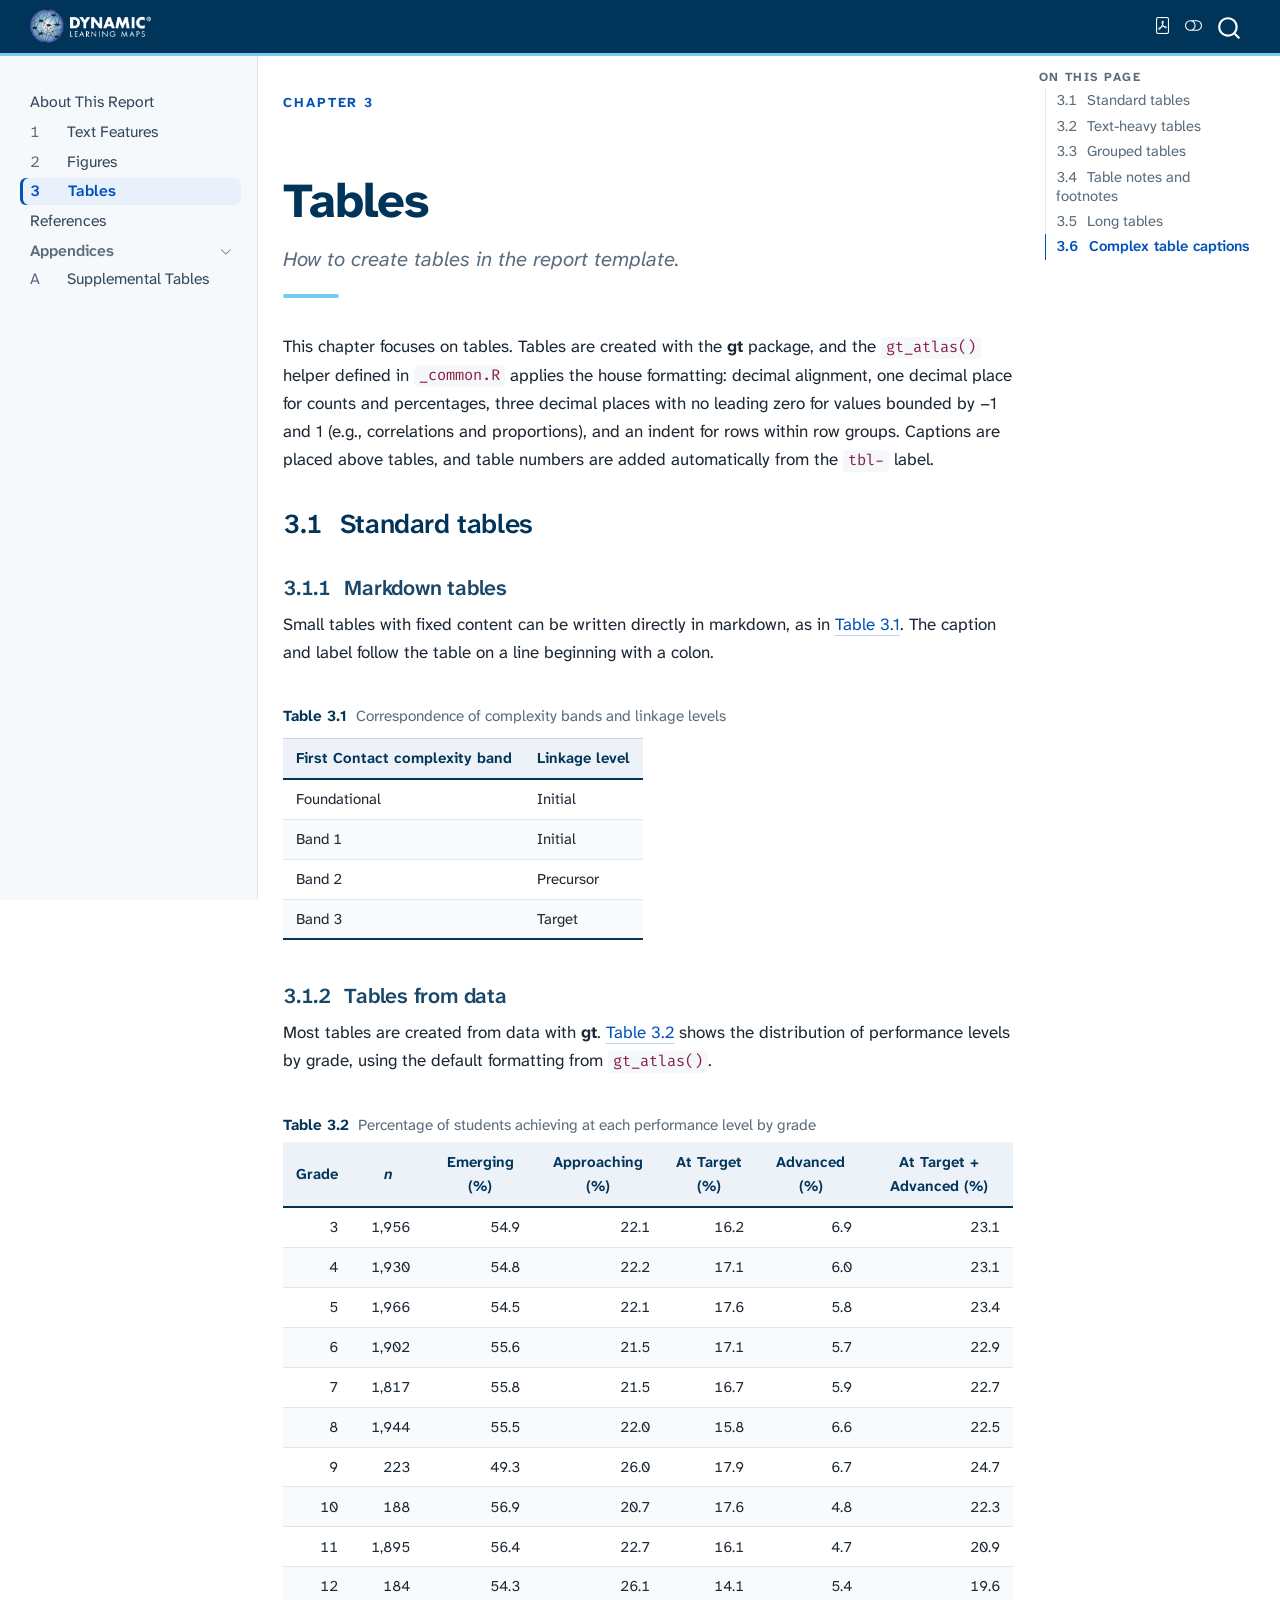
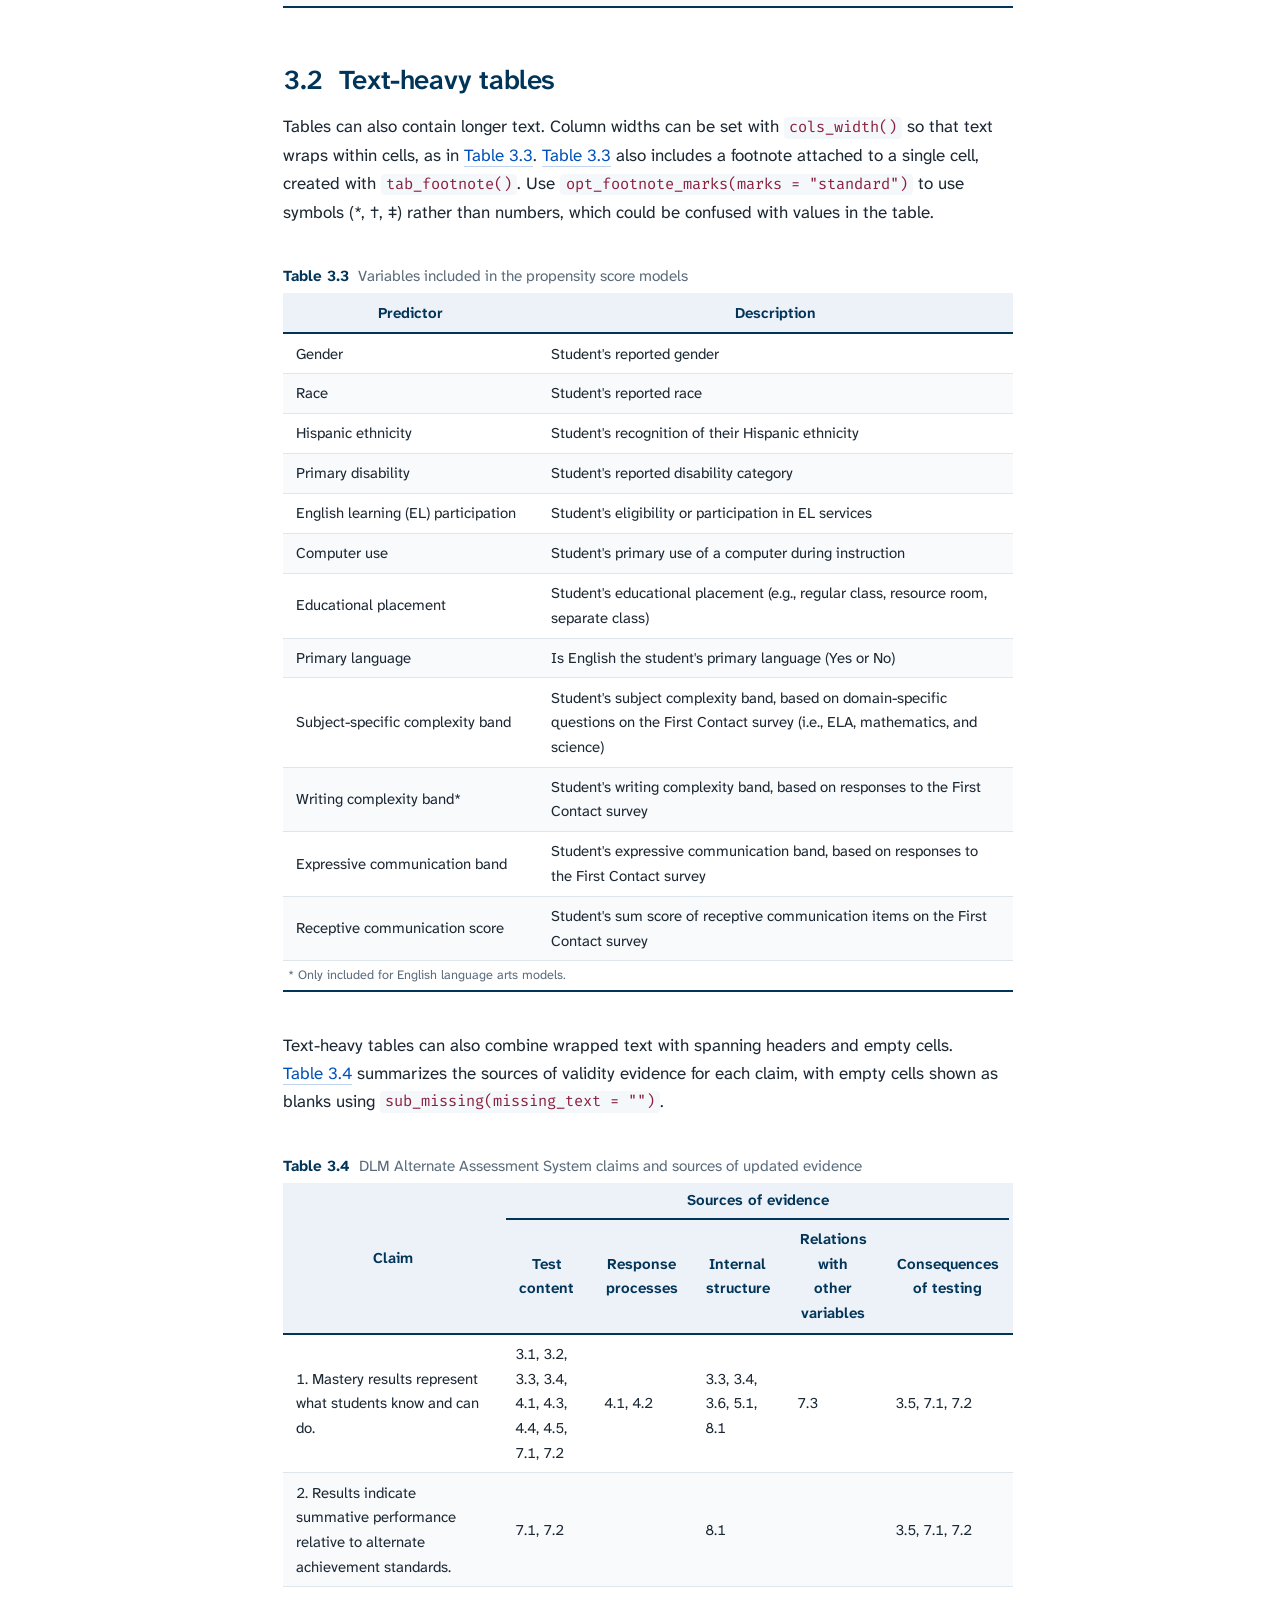
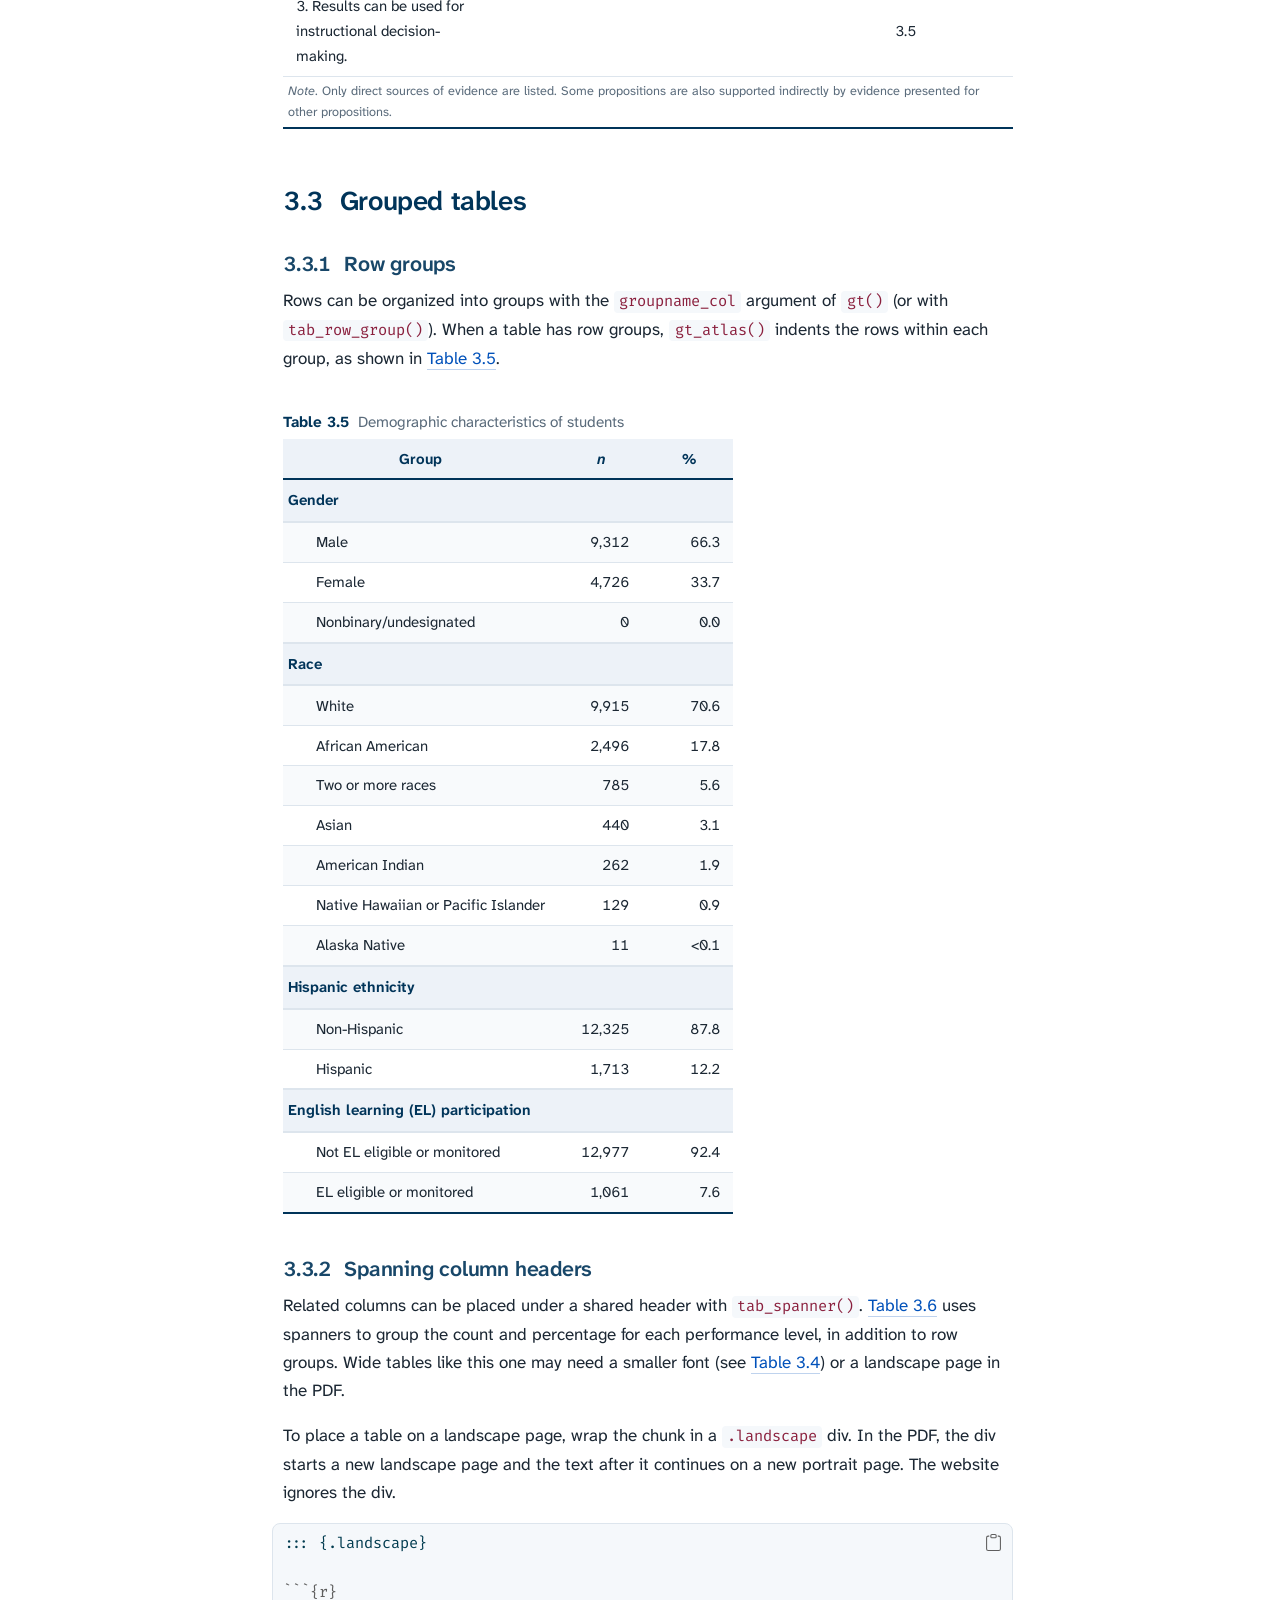
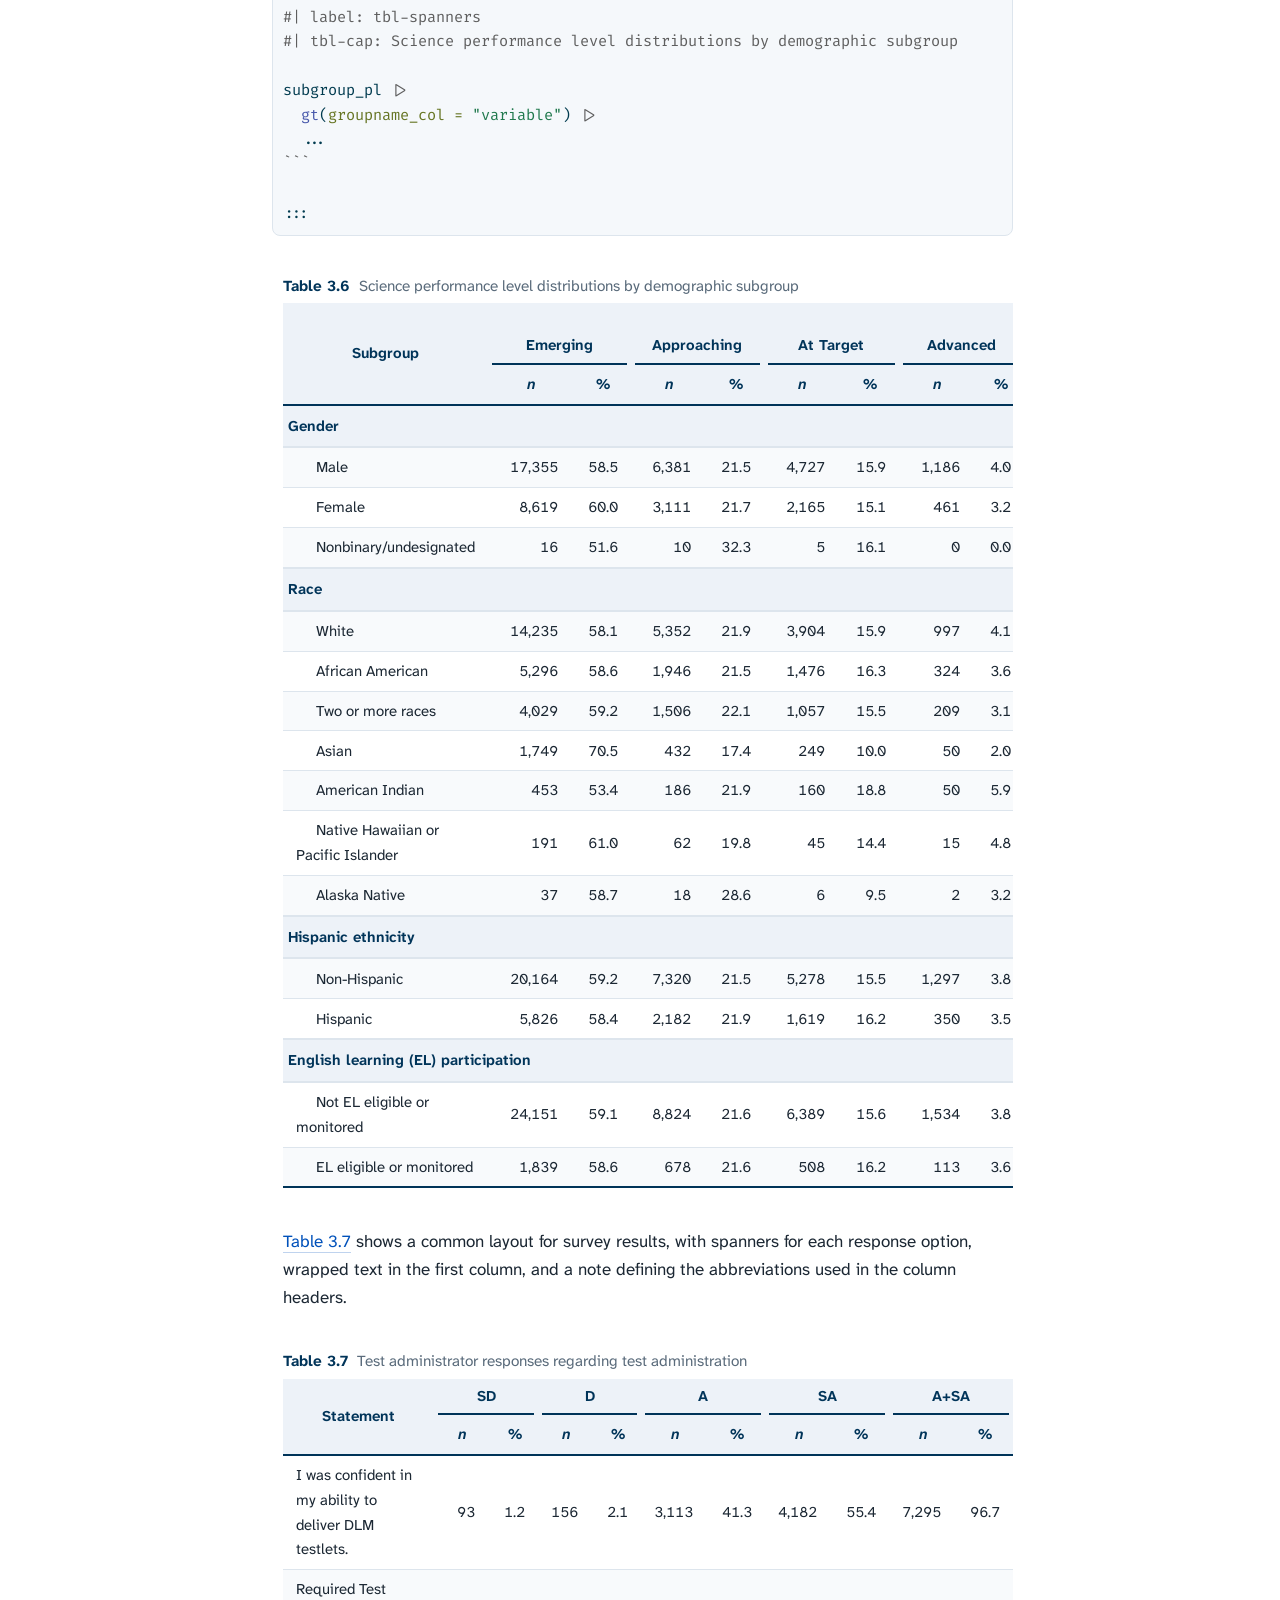
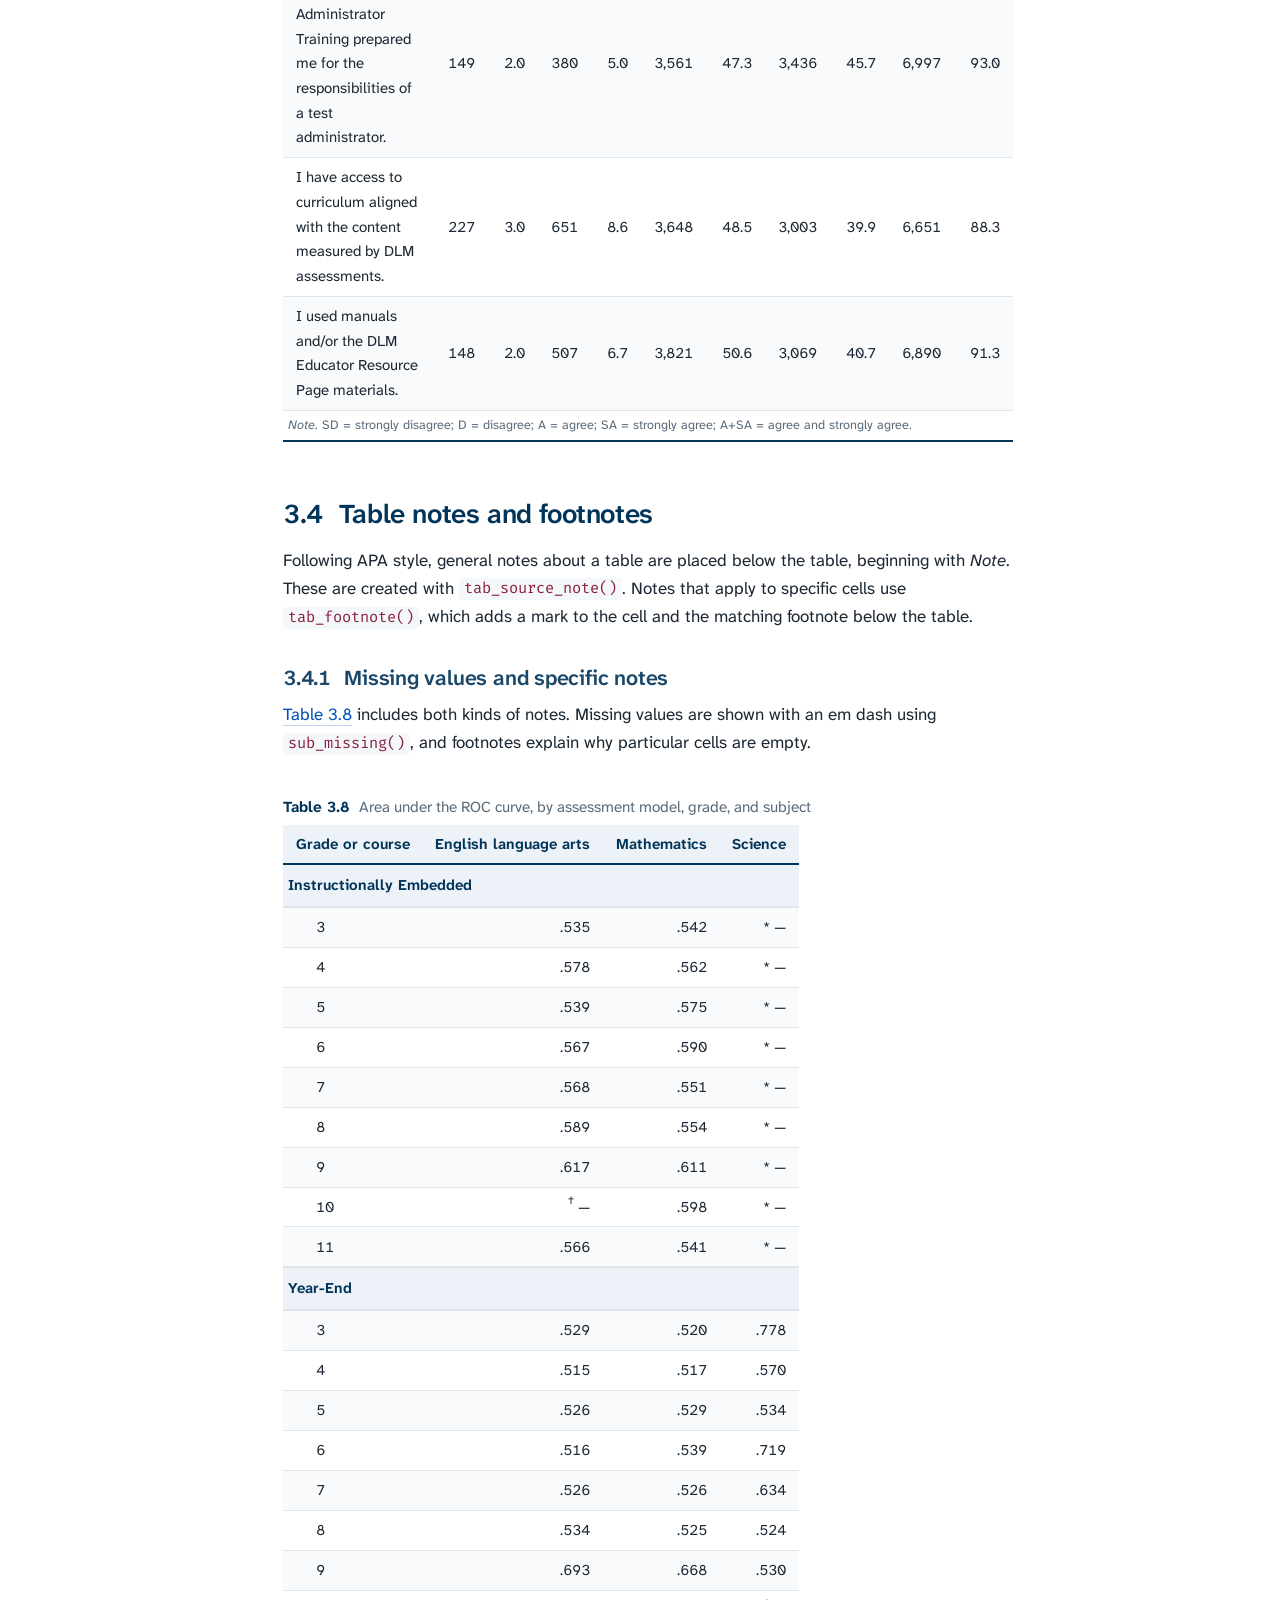
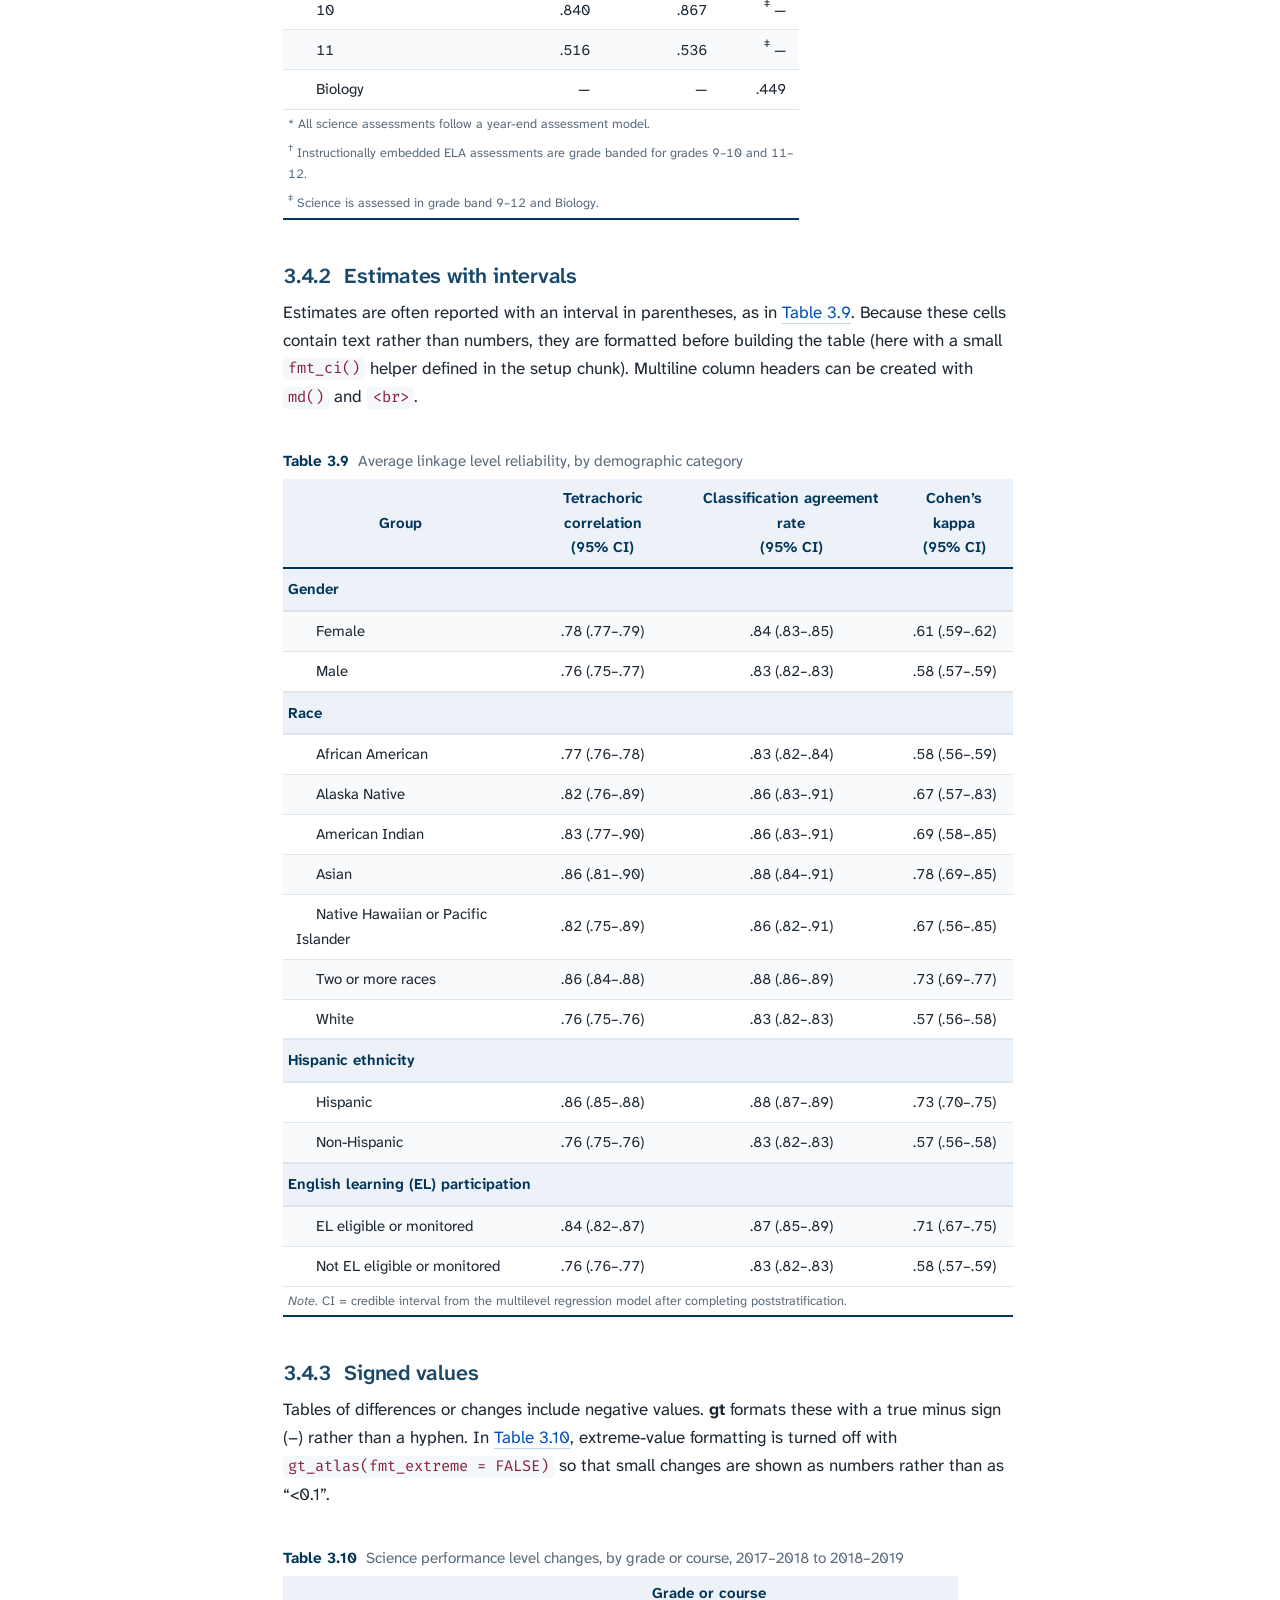
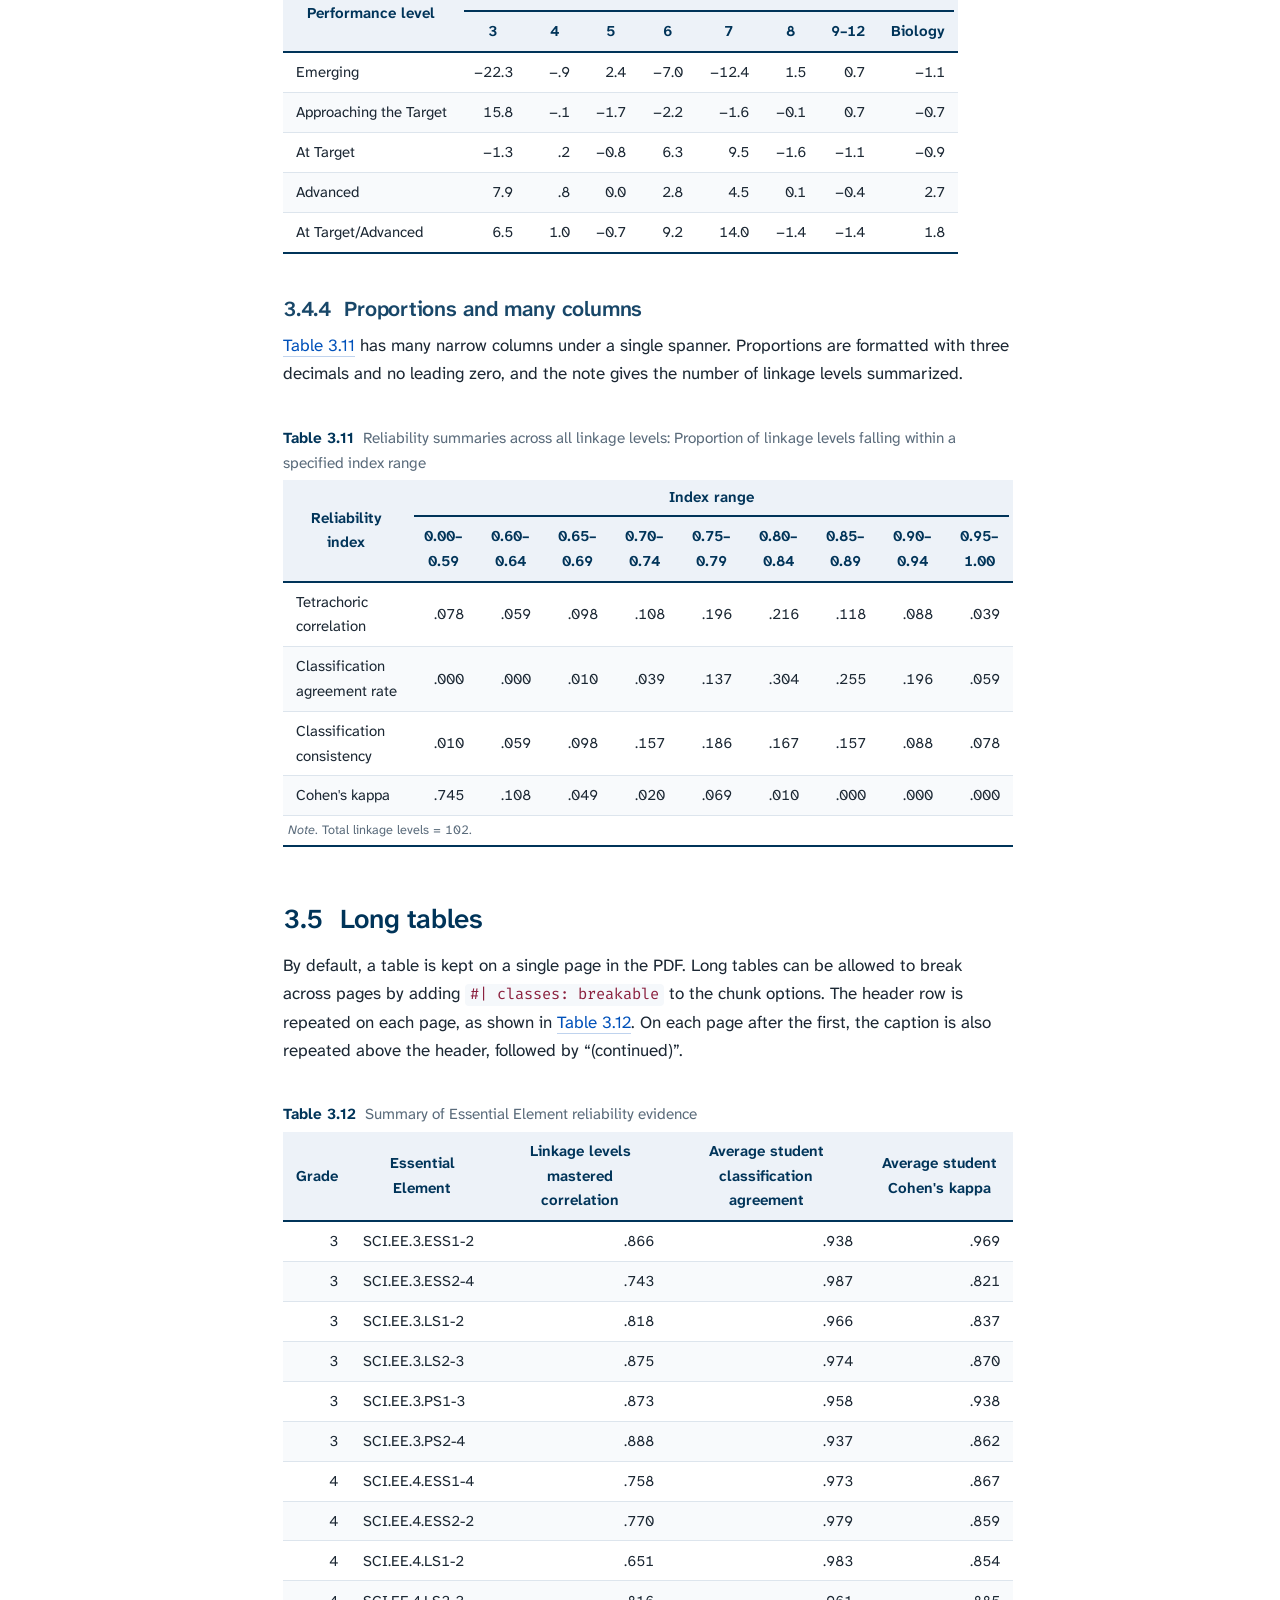
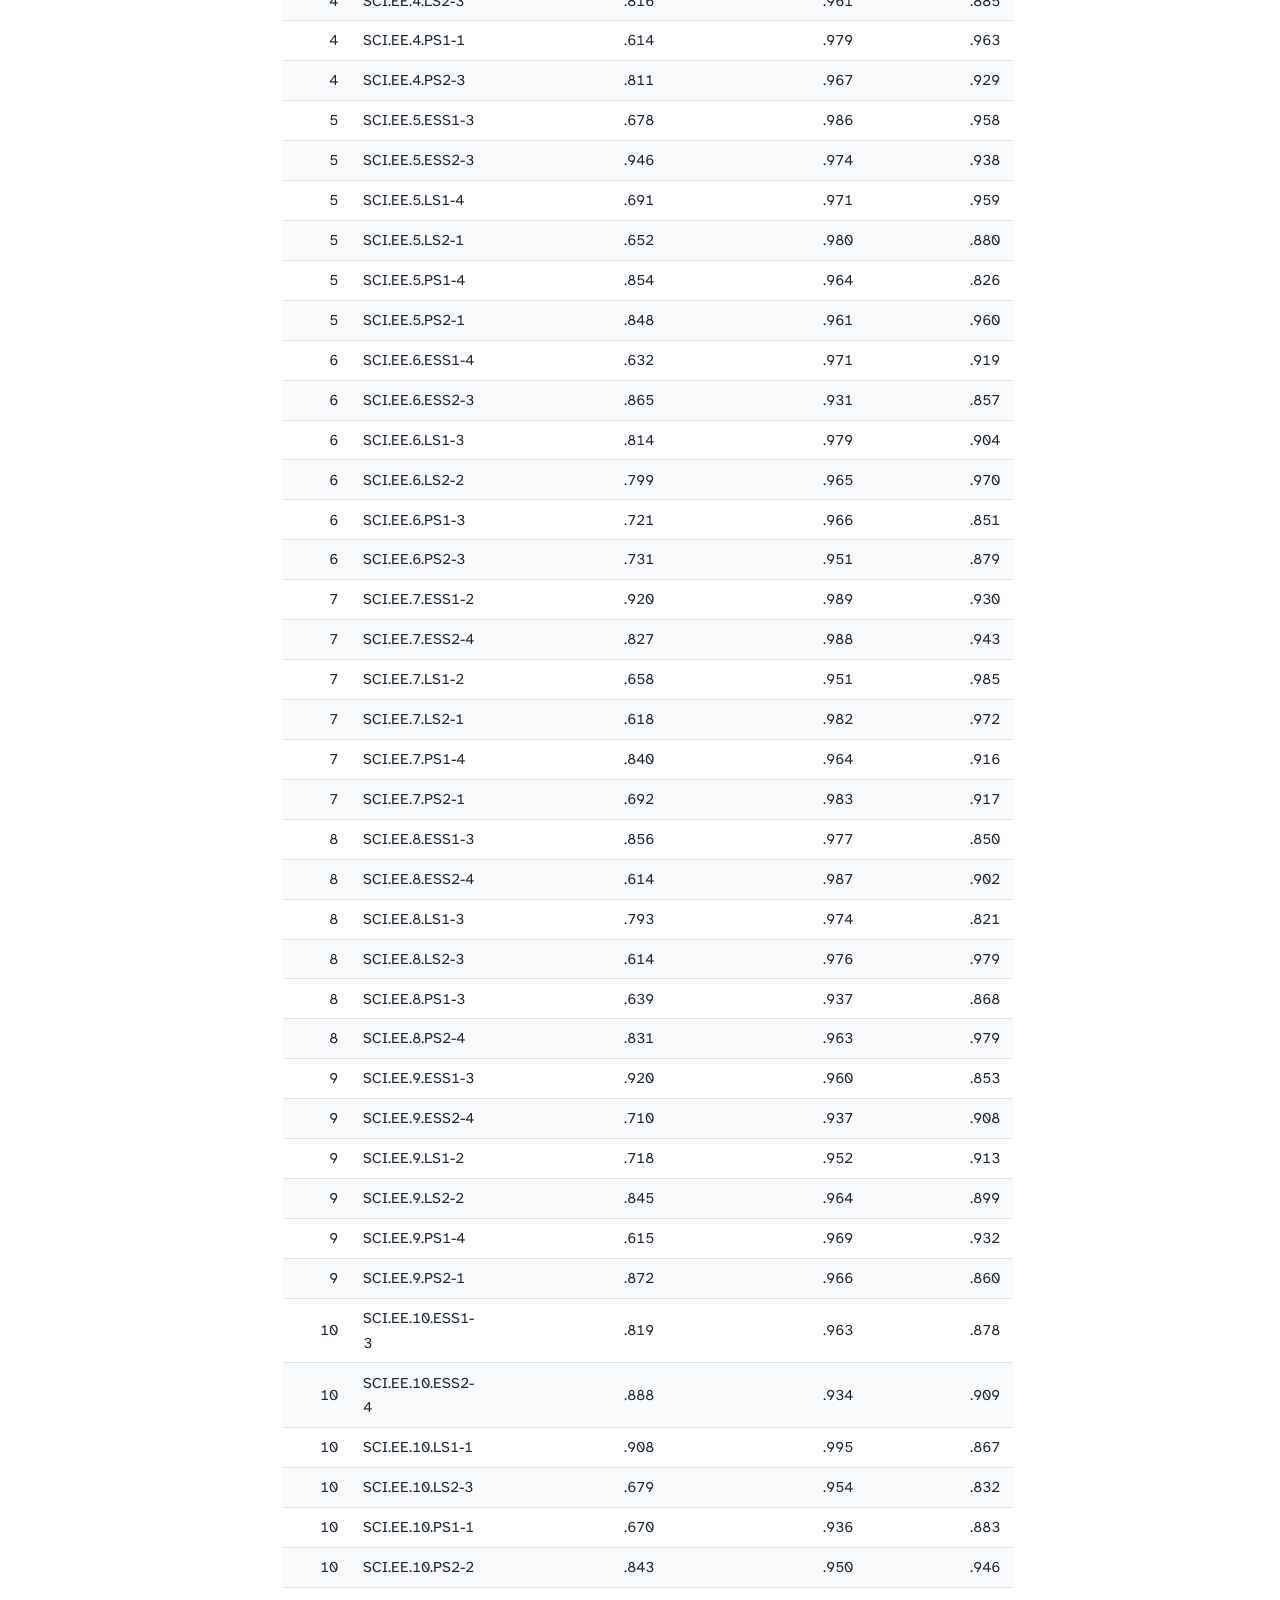
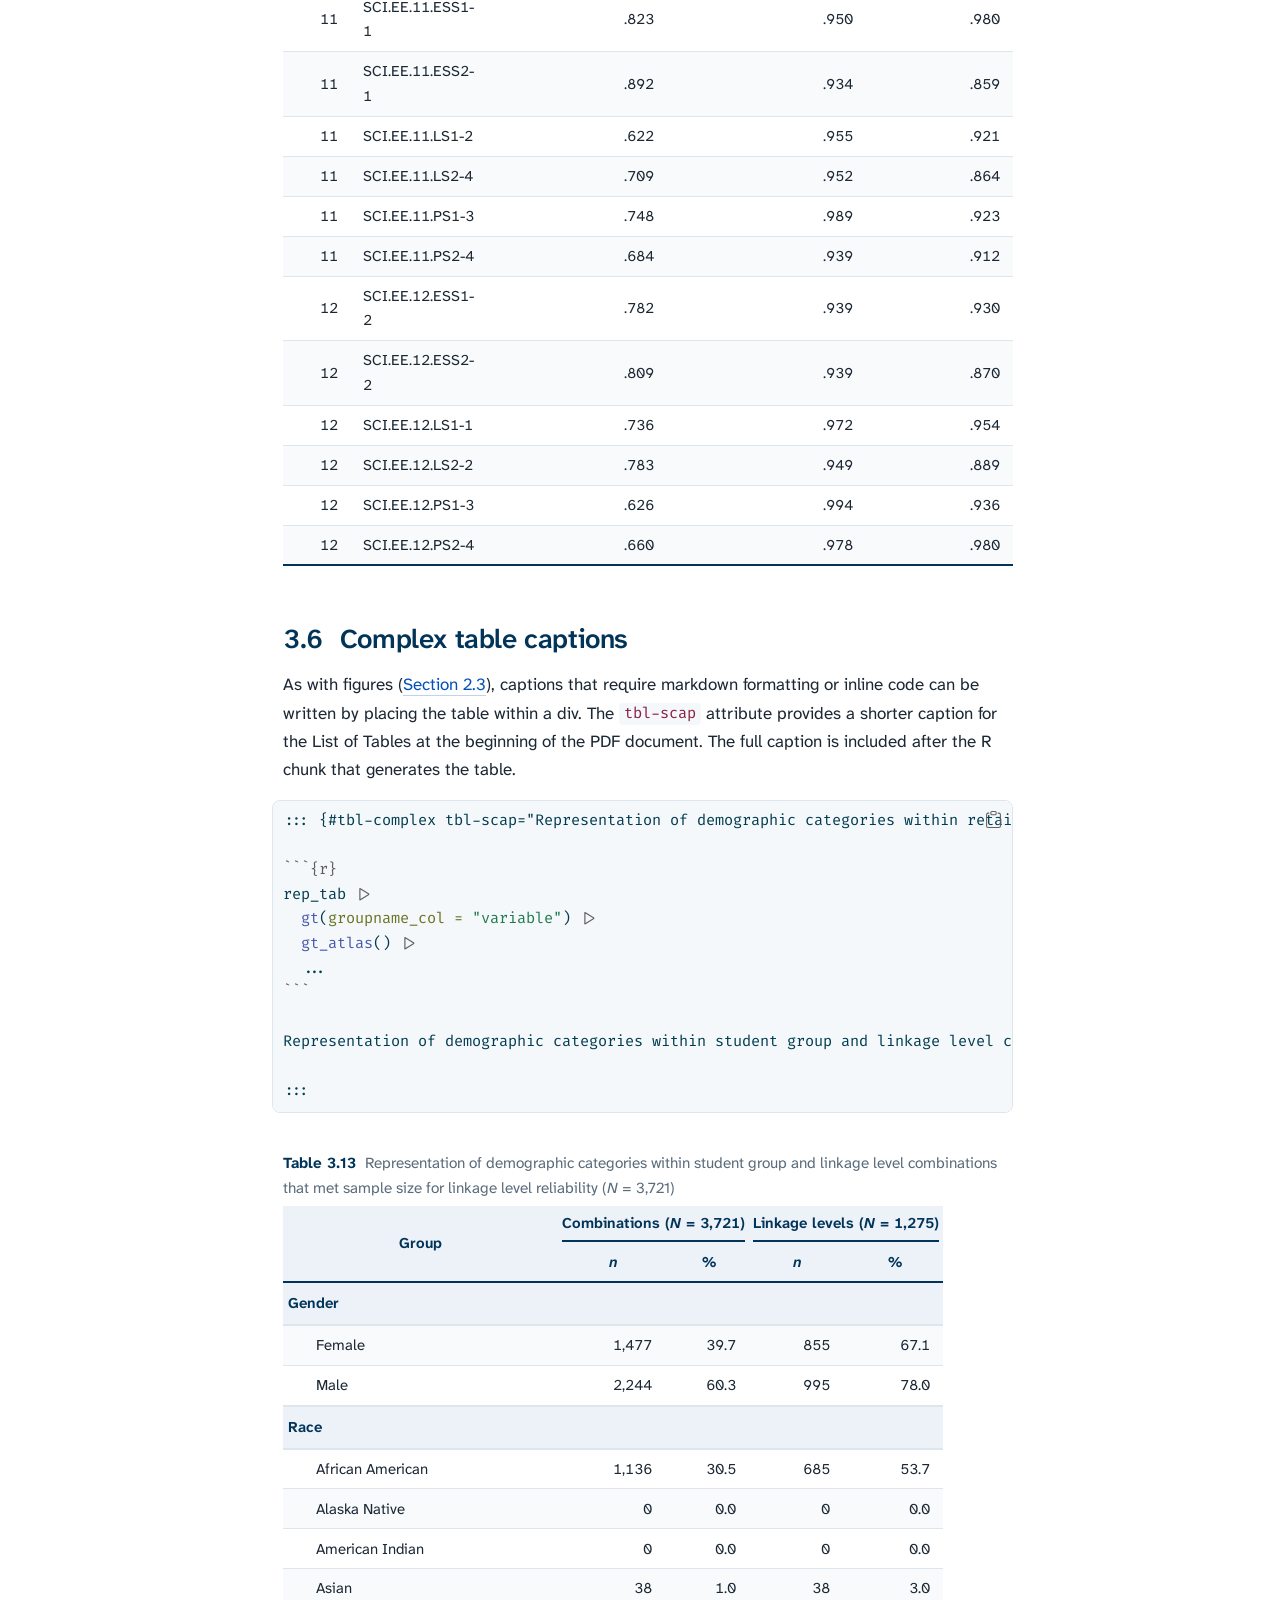
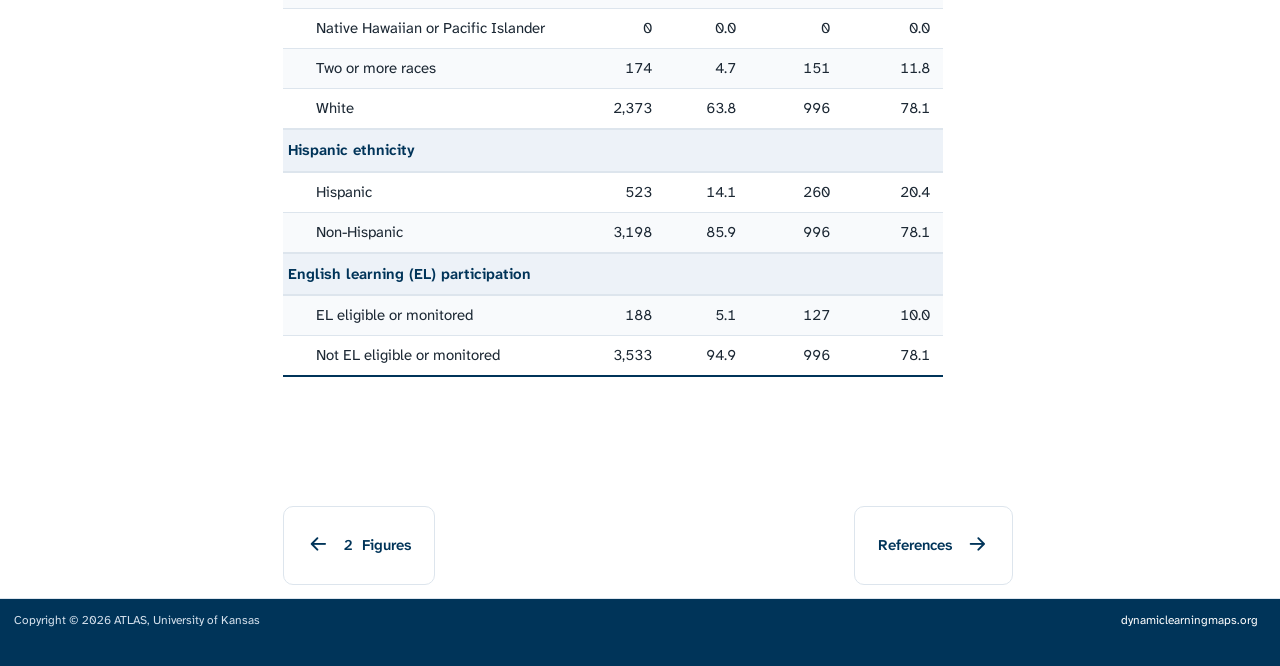
<file: chapters/03-tables.html>
<!DOCTYPE html>
<html xmlns="http://www.w3.org/1999/xhtml" lang="en-US" xml:lang="en-US"><head>

<meta charset="utf-8">
<meta name="generator" content="quarto-1.11.9">

<meta name="viewport" content="width=device-width, initial-scale=1.0, user-scalable=yes">


<title>3&nbsp; Tables – Report Title</title>
<style>
/* Default styles provided by pandoc.
** See https://pandoc.org/MANUAL.html#variables-for-html for config info.
*/
span.smallcaps{font-variant: small-caps;}
div.columns{display: flex; gap: 1.5em;}
div.column{flex: auto;}
@media screen {
div.columns{gap: min(4vw, 1.5em);}
div.column{overflow-x: auto;}
}
div.hanging-indent{margin-left: 1.5em; text-indent: -1.5em;}
ul.task-list{list-style: none;}
ul.task-list li input[type="checkbox"] {
  width: 0.8em;
  margin: 0 0.8em 0.2em -1em; /* quarto-specific, see https://github.com/quarto-dev/quarto-cli/issues/4556 */ 
  vertical-align: middle;
}
/* CSS for syntax highlighting */
html { -webkit-text-size-adjust: 100%; }
pre > code.sourceCode { white-space: pre; position: relative; }
pre > code.sourceCode > span { display: inline-block; line-height: 1.25; }
pre > code.sourceCode > span:empty { height: 1.2em; }
.sourceCode { overflow: visible; }
code.sourceCode > span { color: inherit; text-decoration: inherit; }
div.sourceCode { margin: 1em 0; }
pre.sourceCode { margin: 0; }
@media screen {
div.sourceCode { overflow: auto; }
}
@media print {
pre > code.sourceCode { white-space: pre-wrap; }
pre > code.sourceCode > span { text-indent: -5em; padding-left: 5em; }
}
pre.numberSource code
  { counter-reset: source-line 0; }
pre.numberSource code > span
  { position: relative; left: -4em; counter-increment: source-line; }
pre.numberSource code > span > a:first-child::before
  { content: counter(source-line);
    position: relative; left: -1em; text-align: right; vertical-align: baseline;
    border: none; display: inline-block;
    -webkit-touch-callout: none; -webkit-user-select: none;
    -khtml-user-select: none; -moz-user-select: none;
    -ms-user-select: none; user-select: none;
    padding: 0 4px; width: 4em;
  }
pre.numberSource { margin-left: 3em;  padding-left: 4px; }
div.sourceCode
  {   }
@media screen {
pre > code.sourceCode > span > a:first-child::before { text-decoration: underline; }
}
</style>


<script src="../site_libs/quarto-nav/quarto-nav.js"></script>
<script src="../site_libs/quarto-nav/headroom.min.js"></script>
<script src="../site_libs/clipboard/clipboard.min.js"></script>
<script src="../site_libs/quarto-search/autocomplete.umd.js"></script>
<script src="../site_libs/quarto-search/fuse.min.js"></script>
<script src="../site_libs/quarto-search/quarto-search.js"></script>
<meta name="quarto:offset" content="../">
<link href="../references.html" rel="next">
<link href="../chapters/02-figures.html" rel="prev">
<link href="../site_libs/quarto-contrib/quarto-project/atlas-aai/dlm-report/assets/favicon.png" rel="icon" type="image/png">
<script src="../site_libs/quarto-html/quarto.js" type="module"></script>
<script src="../site_libs/quarto-html/tabsets/tabsets.js" type="module"></script>
<script src="../site_libs/quarto-html/scrollable-regions/scrollable-regions.js" type="module"></script>
<script src="../site_libs/quarto-html/popper.min.js"></script>
<script src="../site_libs/quarto-html/tippy.umd.min.js"></script>
<script src="../site_libs/quarto-html/anchor.min.js"></script>
<link href="../site_libs/quarto-html/tippy.css" rel="stylesheet">
<link href="../site_libs/quarto-html/quarto-syntax-highlighting-c84636daebc72dab28584933245ca9c7.css" rel="stylesheet" class="quarto-color-scheme" id="quarto-text-highlighting-styles">
<link href="../site_libs/quarto-html/quarto-syntax-highlighting-dark-25cd2dbe08efda6219c34eb1ef6c8f4e.css" rel="stylesheet" class="quarto-color-scheme quarto-color-alternate" id="quarto-text-highlighting-styles">
<link href="../site_libs/quarto-html/quarto-syntax-highlighting-c84636daebc72dab28584933245ca9c7.css" rel="stylesheet" class="quarto-color-scheme-extra" id="quarto-text-highlighting-styles">
<script src="../site_libs/bootstrap/bootstrap.min.js"></script>
<link href="../site_libs/bootstrap/bootstrap-icons.css" rel="stylesheet">
<link href="../site_libs/bootstrap/bootstrap-091a1f09e05f1750660d98b8151bc83d.min.css" rel="stylesheet" append-hash="true" class="quarto-color-scheme" id="quarto-bootstrap" data-mode="light">
<link href="../site_libs/bootstrap/bootstrap-dark-3df6d2d046d16c4f68027968cc9288ca.min.css" rel="stylesheet" append-hash="true" class="quarto-color-scheme quarto-color-alternate" id="quarto-bootstrap" data-mode="dark">
<link href="../site_libs/bootstrap/bootstrap-091a1f09e05f1750660d98b8151bc83d.min.css" rel="stylesheet" append-hash="true" class="quarto-color-scheme-extra" id="quarto-bootstrap" data-mode="light">
<link href="../site_libs/quarto-contrib/dlm-report-0.1.0/dlm-assets.css" rel="stylesheet">
<script id="quarto-search-options" type="application/json">{
  "location": "navbar",
  "copy-button": false,
  "collapse-after": 3,
  "panel-placement": "end",
  "type": "overlay",
  "limit": 50,
  "keyboard-shortcut": [
    "f",
    "/",
    "s"
  ],
  "show-item-context": false,
  "language": {
    "search-no-results-text": "No results",
    "search-matching-documents-text": "matching documents",
    "search-copy-link-title": "Copy link to search",
    "search-hide-matches-text": "Hide additional matches",
    "search-more-match-text": "more match in this document",
    "search-more-matches-text": "more matches in this document",
    "search-clear-button-title": "Clear",
    "search-text-placeholder": "",
    "search-detached-cancel-button-title": "Cancel",
    "search-submit-button-title": "Submit",
    "search-label": "Search"
  }
}</script>
<style>html{ scroll-behavior: smooth; }</style>


</head>

<body class="nav-sidebar docked nav-fixed quarto-light"><a id="quarto-skip-link" class="visually-hidden-focusable" href="#quarto-document-content">Skip to main content</a><script id="quarto-html-before-body" type="application/javascript">
    const toggleBodyColorMode = (bsSheetEl) => {
      const mode = bsSheetEl.getAttribute("data-mode");
      const bodyEl = window.document.querySelector("body");
      if (mode === "dark") {
        bodyEl.classList.add("quarto-dark");
        bodyEl.classList.remove("quarto-light");
      } else {
        bodyEl.classList.add("quarto-light");
        bodyEl.classList.remove("quarto-dark");
      }
    }
    const toggleBodyColorPrimary = () => {
      const bsSheetEl = window.document.querySelector("link#quarto-bootstrap:not([rel=disabled-stylesheet])");
      if (bsSheetEl) {
        toggleBodyColorMode(bsSheetEl);
      }
    }
    const setColorSchemeToggle = (alternate) => {
      const toggles = window.document.querySelectorAll('.quarto-color-scheme-toggle');
      for (let i=0; i < toggles.length; i++) {
        const toggle = toggles[i];
        if (toggle) {
          toggle.setAttribute("aria-checked", alternate ? "true" : "false");
          if (alternate) {
            toggle.classList.add("alternate");
          } else {
            toggle.classList.remove("alternate");
          }
        }
      }
    };
    const toggleColorMode = (alternate) => {
      // Switch the stylesheets
      const primaryStylesheets = window.document.querySelectorAll('link.quarto-color-scheme:not(.quarto-color-alternate)');
      const alternateStylesheets = window.document.querySelectorAll('link.quarto-color-scheme.quarto-color-alternate');
      manageTransitions('#quarto-margin-sidebar .nav-link', false);
      if (alternate) {
        // note: dark is layered on light, we don't disable primary!
        enableStylesheet(alternateStylesheets);
        for (const sheetNode of alternateStylesheets) {
          if (sheetNode.id === "quarto-bootstrap") {
            toggleBodyColorMode(sheetNode);
          }
        }
      } else {
        disableStylesheet(alternateStylesheets);
        enableStylesheet(primaryStylesheets)
        toggleBodyColorPrimary();
      }
      manageTransitions('#quarto-margin-sidebar .nav-link', true);
      // Switch the toggles
      setColorSchemeToggle(alternate)
    }
    // Hack to workaround the fact that safari doesn't
    // properly recolor the scrollbar when toggling (#1455).
    // Not run on load: stylesheets are set before first paint there, and
    // scrolling would undo the scroll to a URL fragment (#14973).
    // The one pixel nudge keeps the reader where they were.
    const refreshSafariScrollbar = () => {
      if (navigator.userAgent.indexOf('Safari') > 0 && navigator.userAgent.indexOf('Chrome') == -1) {
        manageTransitions("body", false);
        const scrollY = window.scrollY;
        window.scrollTo(0, scrollY > 0 ? scrollY - 1 : 1);
        setTimeout(() => {
          window.scrollTo(0, scrollY);
          manageTransitions("body", true);
        }, 40);
      }
    }
    const disableStylesheet = (stylesheets) => {
      for (let i=0; i < stylesheets.length; i++) {
        const stylesheet = stylesheets[i];
        stylesheet.rel = 'disabled-stylesheet';
      }
    }
    const enableStylesheet = (stylesheets) => {
      for (let i=0; i < stylesheets.length; i++) {
        const stylesheet = stylesheets[i];
        if(stylesheet.rel !== 'stylesheet') { // for Chrome, which will still FOUC without this check
          stylesheet.rel = 'stylesheet';
        }
      }
    }
    const manageTransitions = (selector, allowTransitions) => {
      const els = window.document.querySelectorAll(selector);
      for (let i=0; i < els.length; i++) {
        const el = els[i];
        if (allowTransitions) {
          el.classList.remove('notransition');
        } else {
          el.classList.add('notransition');
        }
      }
    }
    const isFileUrl = () => {
      return window.location.protocol === 'file:';
    }
    const hasAlternateSentinel = () => {
      let styleSentinel = getColorSchemeSentinel();
      if (styleSentinel !== null) {
        return styleSentinel === "alternate";
      } else {
        return false;
      }
    }
    const setStyleSentinel = (alternate) => {
      const value = alternate ? "alternate" : "default";
      if (!isFileUrl()) {
        window.localStorage.setItem("quarto-color-scheme", value);
      } else {
        localAlternateSentinel = value;
      }
    }
    const getColorSchemeSentinel = () => {
      if (!isFileUrl()) {
        const storageValue = window.localStorage.getItem("quarto-color-scheme");
        return storageValue != null ? storageValue : localAlternateSentinel;
      } else {
        return localAlternateSentinel;
      }
    }
    const toggleGiscusIfUsed = (isAlternate, darkModeDefault) => {
      const baseTheme = document.querySelector('#giscus-base-theme')?.value ?? 'light';
      const alternateTheme = document.querySelector('#giscus-alt-theme')?.value ?? 'dark';
      let newTheme = '';
      if(authorPrefersDark) {
        newTheme = isAlternate ? baseTheme : alternateTheme;
      } else {
        newTheme = isAlternate ? alternateTheme : baseTheme;
      }
      const changeGiscusTheme = () => {
        // From: https://github.com/giscus/giscus/issues/336
        const sendMessage = (message) => {
          const iframe = document.querySelector('iframe.giscus-frame');
          if (!iframe) return;
          iframe.contentWindow.postMessage({ giscus: message }, 'https://giscus.app');
        }
        sendMessage({
          setConfig: {
            theme: newTheme
          }
        });
      }
      const isGiscussLoaded = window.document.querySelector('iframe.giscus-frame') !== null;
      if (isGiscussLoaded) {
        changeGiscusTheme();
      }
    };
    const authorPrefersDark = false;
    const darkModeDefault = authorPrefersDark;
      document.querySelector('link#quarto-text-highlighting-styles.quarto-color-scheme-extra').rel = 'disabled-stylesheet';
      document.querySelector('link#quarto-bootstrap.quarto-color-scheme-extra').rel = 'disabled-stylesheet';
    let localAlternateSentinel = darkModeDefault ? 'alternate' : 'default';
    // Dark / light mode switch
    window.quartoToggleColorScheme = () => {
      // Read the current dark / light value
      let toAlternate = !hasAlternateSentinel();
      toggleColorMode(toAlternate);
      refreshSafariScrollbar();
      setStyleSentinel(toAlternate);
      toggleGiscusIfUsed(toAlternate, darkModeDefault);
      window.dispatchEvent(new Event('resize'));
    };
    // Switch to dark mode if need be
    if (hasAlternateSentinel()) {
      toggleColorMode(true);
    } else {
      toggleColorMode(false);
    }
  </script>

<div id="quarto-search-results"></div>
  <header id="quarto-header" class="headroom fixed-top">
    <nav class="navbar navbar-expand-lg " data-bs-theme="dark" aria-label="Site">
      <div class="navbar-container container-fluid">
      <div class="navbar-brand-container mx-auto">
    <a href="../index.html" class="navbar-brand navbar-brand-logo">
    <img src="../site_libs/quarto-contrib/quarto-project/atlas-aai/dlm-report/assets/dlm-logo-white.png" alt="Dynamic Learning Maps" class="navbar-logo light-content">
    <img src="../site_libs/quarto-contrib/quarto-project/atlas-aai/dlm-report/assets/dlm-logo-white.png" alt="Dynamic Learning Maps" class="navbar-logo dark-content">
    </a>
  </div>
        <div class="quarto-navbar-tools tools-end">
    <a href="../example-manual.pdf" title="Download PDF" class="quarto-navigation-tool px-1" aria-label="Download PDF"><i class="bi bi-file-pdf"></i></a>
  <button type="button" role="switch" aria-checked="false" class="quarto-color-scheme-toggle quarto-navigation-tool  px-1" onclick="window.quartoToggleColorScheme(); return false;" title="Toggle dark mode" aria-label="Toggle dark mode"><i class="bi"></i></button>
</div>
          <div id="quarto-search" class="" title="Search"></div>
      </div> <!-- /container-fluid -->
    </nav>
  <nav class="quarto-secondary-nav" aria-label="Toolbar">
    <div class="container-fluid d-flex">
      <button type="button" class="quarto-btn-toggle btn" data-bs-toggle="collapse" role="button" data-bs-target=".quarto-sidebar-collapse-item" aria-controls="quarto-sidebar" aria-expanded="false" aria-label="Toggle sidebar navigation" onclick="if (window.quartoToggleHeadroom) { window.quartoToggleHeadroom(); }">
        <i class="bi bi-layout-text-sidebar-reverse"></i>
      </button>
        <nav class="quarto-page-breadcrumbs" aria-label="Breadcrumbs"><ol class="breadcrumb"><li class="breadcrumb-item"><a href="../chapters/03-tables.html"><span class="chapter-number">3</span>&nbsp; <span class="chapter-title">Tables</span></a></li></ol></nav>
        <a class="flex-grow-1" data-bs-toggle="collapse" data-bs-target=".quarto-sidebar-collapse-item" onclick="if (window.quartoToggleHeadroom) { window.quartoToggleHeadroom(); }">      
        </a>
    </div>
  </nav>
</header>
<!-- content -->
<div id="quarto-content" class="quarto-container page-columns page-rows-contents page-layout-article page-navbar">
<!-- sidebar -->
  <nav id="quarto-sidebar" class="sidebar collapse collapse-horizontal quarto-sidebar-collapse-item sidebar-navigation docked overflow-auto" aria-label="Section">
    <div class="sidebar-menu-container"> 
    <ul class="list-unstyled mt-1">
        <li class="sidebar-item">
  <div class="sidebar-item-container"> 
  <a href="../index.html" class="sidebar-item-text sidebar-link">
 <span class="menu-text">About This Report</span></a>
  </div>
</li>
        <li class="sidebar-item">
  <div class="sidebar-item-container"> 
  <a href="../chapters/01-text-features.html" class="sidebar-item-text sidebar-link">
 <span class="menu-text"><span class="chapter-number">1</span>&nbsp; <span class="chapter-title">Text Features</span></span></a>
  </div>
</li>
        <li class="sidebar-item">
  <div class="sidebar-item-container"> 
  <a href="../chapters/02-figures.html" class="sidebar-item-text sidebar-link">
 <span class="menu-text"><span class="chapter-number">2</span>&nbsp; <span class="chapter-title">Figures</span></span></a>
  </div>
</li>
        <li class="sidebar-item">
  <div class="sidebar-item-container"> 
  <a href="../chapters/03-tables.html" class="sidebar-item-text sidebar-link active">
 <span class="menu-text"><span class="chapter-number">3</span>&nbsp; <span class="chapter-title">Tables</span></span></a>
  </div>
</li>
        <li class="sidebar-item">
  <div class="sidebar-item-container"> 
  <a href="../references.html" class="sidebar-item-text sidebar-link">
 <span class="menu-text">References</span></a>
  </div>
</li>
        <li class="sidebar-item sidebar-item-section">
      <div class="sidebar-item-container"> 
            <button type="button" class="sidebar-item-text sidebar-item-toggle sidebar-link text-start" data-bs-toggle="collapse" data-bs-target="#quarto-sidebar-section-1" aria-controls="quarto-sidebar-section-1" aria-expanded="true">
 <span class="menu-text" id="quarto-sidebar-section-1-label">Appendices</span><i class="bi bi-chevron-right" aria-hidden="true"></i></button>
      </div>
      <ul id="quarto-sidebar-section-1" aria-labelledby="quarto-sidebar-section-1-label" class="collapse list-unstyled sidebar-section depth1 show">  
          <li class="sidebar-item">
  <div class="sidebar-item-container"> 
  <a href="../appendices/a-supplemental-info.html" class="sidebar-item-text sidebar-link">
 <span class="menu-text"><span class="chapter-number">A</span>&nbsp; <span class="chapter-title">Supplemental Tables</span></span></a>
  </div>
</li>
      </ul>
  </li>
    </ul>
    </div>
</nav>
<div id="quarto-sidebar-glass" class="quarto-sidebar-collapse-item" data-bs-toggle="collapse" data-bs-target=".quarto-sidebar-collapse-item"></div>
<!-- margin-sidebar -->
    <div id="quarto-margin-sidebar" class="sidebar margin-sidebar">
        <nav id="TOC" role="doc-toc" aria-labelledby="toc-title" class="toc-active">
    <h2 id="toc-title">On this page</h2>
   
  <ul>
  <li><a href="#standard-tables" id="toc-standard-tables" class="nav-link active" data-scroll-target="#standard-tables"><span class="header-section-number">3.1</span> Standard tables</a>
  <ul class="collapse">
  <li><a href="#markdown-tables" id="toc-markdown-tables" class="nav-link" data-scroll-target="#markdown-tables"><span class="header-section-number">3.1.1</span> Markdown tables</a></li>
  <li><a href="#tables-from-data" id="toc-tables-from-data" class="nav-link" data-scroll-target="#tables-from-data"><span class="header-section-number">3.1.2</span> Tables from data</a></li>
  </ul></li>
  <li><a href="#text-heavy-tables" id="toc-text-heavy-tables" class="nav-link" data-scroll-target="#text-heavy-tables"><span class="header-section-number">3.2</span> Text-heavy tables</a></li>
  <li><a href="#grouped-tables" id="toc-grouped-tables" class="nav-link" data-scroll-target="#grouped-tables"><span class="header-section-number">3.3</span> Grouped tables</a>
  <ul class="collapse">
  <li><a href="#row-groups" id="toc-row-groups" class="nav-link" data-scroll-target="#row-groups"><span class="header-section-number">3.3.1</span> Row groups</a></li>
  <li><a href="#spanning-column-headers" id="toc-spanning-column-headers" class="nav-link" data-scroll-target="#spanning-column-headers"><span class="header-section-number">3.3.2</span> Spanning column headers</a></li>
  </ul></li>
  <li><a href="#table-notes-and-footnotes" id="toc-table-notes-and-footnotes" class="nav-link" data-scroll-target="#table-notes-and-footnotes"><span class="header-section-number">3.4</span> Table notes and footnotes</a>
  <ul class="collapse">
  <li><a href="#missing-values-and-specific-notes" id="toc-missing-values-and-specific-notes" class="nav-link" data-scroll-target="#missing-values-and-specific-notes"><span class="header-section-number">3.4.1</span> Missing values and specific notes</a></li>
  <li><a href="#estimates-with-intervals" id="toc-estimates-with-intervals" class="nav-link" data-scroll-target="#estimates-with-intervals"><span class="header-section-number">3.4.2</span> Estimates with intervals</a></li>
  <li><a href="#signed-values" id="toc-signed-values" class="nav-link" data-scroll-target="#signed-values"><span class="header-section-number">3.4.3</span> Signed values</a></li>
  <li><a href="#proportions-and-many-columns" id="toc-proportions-and-many-columns" class="nav-link" data-scroll-target="#proportions-and-many-columns"><span class="header-section-number">3.4.4</span> Proportions and many columns</a></li>
  </ul></li>
  <li><a href="#long-tables" id="toc-long-tables" class="nav-link" data-scroll-target="#long-tables"><span class="header-section-number">3.5</span> Long tables</a></li>
  <li><a href="#sec-complex-tbl" id="toc-sec-complex-tbl" class="nav-link" data-scroll-target="#sec-complex-tbl"><span class="header-section-number">3.6</span> Complex table captions</a></li>
  </ul>
</nav>
    </div>
<!-- main -->
<main class="content" id="quarto-document-content" tabindex="-1">


<header id="title-block-header" class="quarto-title-block default">
<div class="quarto-title">
<h1 class="title"><span id="sec-tables" class="quarto-section-identifier"><span class="chapter-number">3</span>&nbsp; <span class="chapter-title">Tables</span></span></h1>
<div class="dlm-blurb"><p>How to create tables in the report template.</p></div>
</div>



<div class="quarto-title-meta">

    
  
    
  </div>
  


</header>



<p>This chapter focuses on tables. Tables are created with the <strong>gt</strong> package, and the <code>gt_atlas()</code> helper defined in <code>_common.R</code> applies the house formatting: decimal alignment, one decimal place for counts and percentages, three decimal places with no leading zero for values bounded by −1 and 1 (e.g., correlations and proportions), and an indent for rows within row groups. Captions are placed above tables, and table numbers are added automatically from the <code>tbl-</code> label.</p>
<section id="standard-tables" class="level2" data-number="3.1">
<h2 data-number="3.1" class="anchored" data-anchor-id="standard-tables"><span class="header-section-number">3.1</span> Standard tables</h2>
<section id="markdown-tables" class="level3" data-number="3.1.1">
<h3 data-number="3.1.1" class="anchored" data-anchor-id="markdown-tables"><span class="header-section-number">3.1.1</span> Markdown tables</h3>
<p>Small tables with fixed content can be written directly in markdown, as in <a href="#tbl-markdown" class="quarto-xref">Table&nbsp;<span>3.1</span></a>. The caption and label follow the table on a line beginning with a colon.</p>
<div id="tbl-markdown" class="quarto-float quarto-figure quarto-figure-center anchored">
<figure class="quarto-float quarto-float-tbl figure">
<figcaption class="quarto-float-caption-top quarto-float-caption quarto-float-tbl" id="tbl-markdown-caption-0ceaefa1-69ba-4598-a22c-09a6ac19f8ca">
Table&nbsp;3.1: Correspondence of complexity bands and linkage levels
</figcaption>
<div aria-describedby="tbl-markdown-caption-0ceaefa1-69ba-4598-a22c-09a6ac19f8ca">
<table class="caption-top table">
<thead>
<tr class="header">
<th style="text-align: left;">First Contact complexity band</th>
<th style="text-align: left;">Linkage level</th>
</tr>
</thead>
<tbody>
<tr class="odd">
<td style="text-align: left;">Foundational</td>
<td style="text-align: left;">Initial</td>
</tr>
<tr class="even">
<td style="text-align: left;">Band 1</td>
<td style="text-align: left;">Initial</td>
</tr>
<tr class="odd">
<td style="text-align: left;">Band 2</td>
<td style="text-align: left;">Precursor</td>
</tr>
<tr class="even">
<td style="text-align: left;">Band 3</td>
<td style="text-align: left;">Target</td>
</tr>
</tbody>
</table>
</div>
</figure>
</div>
</section>
<section id="tables-from-data" class="level3" data-number="3.1.2">
<h3 data-number="3.1.2" class="anchored" data-anchor-id="tables-from-data"><span class="header-section-number">3.1.2</span> Tables from data</h3>
<p>Most tables are created from data with <strong>gt</strong>. <a href="#tbl-standard" class="quarto-xref">Table&nbsp;<span>3.2</span></a> shows the distribution of performance levels by grade, using the default formatting from <code>gt_atlas()</code>.</p>
<div class="cell">
<div id="tbl-standard" class="cell quarto-float quarto-figure quarto-figure-center anchored">
<figure class="quarto-float quarto-float-tbl figure">
<figcaption class="quarto-float-caption-top quarto-float-caption quarto-float-tbl" id="tbl-standard-caption-0ceaefa1-69ba-4598-a22c-09a6ac19f8ca">
Table&nbsp;3.2: Percentage of students achieving at each performance level by grade
</figcaption>
<div aria-describedby="tbl-standard-caption-0ceaefa1-69ba-4598-a22c-09a6ac19f8ca">
<div class="cell-output-display">
<div id="vreyhljhhi" style="padding-left:0px;padding-right:0px;padding-top:10px;padding-bottom:10px;overflow-x:auto;overflow-y:auto;width:auto;height:auto;">
<style>#vreyhljhhi table {
  font-family: system-ui, 'Segoe UI', Roboto, Helvetica, Arial, sans-serif, 'Apple Color Emoji', 'Segoe UI Emoji', 'Segoe UI Symbol', 'Noto Color Emoji';
  -webkit-font-smoothing: antialiased;
  -moz-osx-font-smoothing: grayscale;
}

#vreyhljhhi thead, #vreyhljhhi tbody, #vreyhljhhi tfoot, #vreyhljhhi tr, #vreyhljhhi td, #vreyhljhhi th {
  border-style: none;
}

#vreyhljhhi p {
  margin: 0;
  padding: 0;
}

#vreyhljhhi .gt_table {
  display: table;
  border-collapse: collapse;
  line-height: normal;
  margin-left: 0;
  margin-right: auto;
  color: #333333;
  font-size: 16px;
  font-weight: normal;
  font-style: normal;
  background-color: #FFFFFF;
  width: auto;
  border-top-style: solid;
  border-top-width: 2px;
  border-top-color: #A8A8A8;
  border-right-style: none;
  border-right-width: 2px;
  border-right-color: #D3D3D3;
  border-bottom-style: solid;
  border-bottom-width: 2px;
  border-bottom-color: #A8A8A8;
  border-left-style: none;
  border-left-width: 2px;
  border-left-color: #D3D3D3;
}

#vreyhljhhi .gt_caption {
  padding-top: 4px;
  padding-bottom: 4px;
}

#vreyhljhhi .gt_title {
  color: #333333;
  font-size: 125%;
  font-weight: initial;
  padding-top: 4px;
  padding-bottom: 4px;
  padding-left: 5px;
  padding-right: 5px;
  border-bottom-color: #FFFFFF;
  border-bottom-width: 0;
}

#vreyhljhhi .gt_subtitle {
  color: #333333;
  font-size: 85%;
  font-weight: initial;
  padding-top: 3px;
  padding-bottom: 5px;
  padding-left: 5px;
  padding-right: 5px;
  border-top-color: #FFFFFF;
  border-top-width: 0;
}

#vreyhljhhi .gt_heading {
  background-color: #FFFFFF;
  text-align: center;
  border-bottom-color: #FFFFFF;
  border-left-style: none;
  border-left-width: 1px;
  border-left-color: #D3D3D3;
  border-right-style: none;
  border-right-width: 1px;
  border-right-color: #D3D3D3;
}

#vreyhljhhi .gt_bottom_border {
  border-bottom-style: solid;
  border-bottom-width: 2px;
  border-bottom-color: #D3D3D3;
}

#vreyhljhhi .gt_col_headings {
  border-top-style: solid;
  border-top-width: 2px;
  border-top-color: #D3D3D3;
  border-bottom-style: solid;
  border-bottom-width: 2px;
  border-bottom-color: #D3D3D3;
  border-left-style: none;
  border-left-width: 1px;
  border-left-color: #D3D3D3;
  border-right-style: none;
  border-right-width: 1px;
  border-right-color: #D3D3D3;
}

#vreyhljhhi .gt_col_heading {
  color: #333333;
  background-color: #FFFFFF;
  font-size: 100%;
  font-weight: normal;
  text-transform: inherit;
  border-left-style: none;
  border-left-width: 1px;
  border-left-color: #D3D3D3;
  border-right-style: none;
  border-right-width: 1px;
  border-right-color: #D3D3D3;
  vertical-align: bottom;
  padding-top: 5px;
  padding-bottom: 6px;
  padding-left: 5px;
  padding-right: 5px;
  overflow-x: hidden;
}

#vreyhljhhi .gt_column_spanner_outer {
  color: #333333;
  background-color: #FFFFFF;
  font-size: 100%;
  font-weight: normal;
  text-transform: inherit;
  padding-top: 0;
  padding-bottom: 0;
  padding-left: 4px;
  padding-right: 4px;
}

#vreyhljhhi .gt_column_spanner_outer:first-child {
  padding-left: 0;
}

#vreyhljhhi .gt_column_spanner_outer:last-child {
  padding-right: 0;
}

#vreyhljhhi .gt_column_spanner {
  border-bottom-style: solid;
  border-bottom-width: 2px;
  border-bottom-color: #D3D3D3;
  vertical-align: bottom;
  padding-top: 5px;
  padding-bottom: 5px;
  overflow-x: hidden;
  display: inline-block;
  width: 100%;
}

#vreyhljhhi .gt_spanner_row {
  border-bottom-style: hidden;
}

#vreyhljhhi .gt_group_heading {
  padding-top: 8px;
  padding-bottom: 8px;
  padding-left: 5px;
  padding-right: 5px;
  color: #333333;
  background-color: #FFFFFF;
  font-size: 100%;
  font-weight: initial;
  text-transform: inherit;
  border-top-style: solid;
  border-top-width: 2px;
  border-top-color: #D3D3D3;
  border-bottom-style: solid;
  border-bottom-width: 2px;
  border-bottom-color: #D3D3D3;
  border-left-style: none;
  border-left-width: 1px;
  border-left-color: #D3D3D3;
  border-right-style: none;
  border-right-width: 1px;
  border-right-color: #D3D3D3;
  vertical-align: middle;
  text-align: left;
}

#vreyhljhhi .gt_empty_group_heading {
  padding: 0.5px;
  color: #333333;
  background-color: #FFFFFF;
  font-size: 100%;
  font-weight: initial;
  border-top-style: solid;
  border-top-width: 2px;
  border-top-color: #D3D3D3;
  border-bottom-style: solid;
  border-bottom-width: 2px;
  border-bottom-color: #D3D3D3;
  vertical-align: middle;
}

#vreyhljhhi .gt_from_md > :first-child {
  margin-top: 0;
}

#vreyhljhhi .gt_from_md > :last-child {
  margin-bottom: 0;
}

#vreyhljhhi .gt_row {
  padding-top: 8px;
  padding-bottom: 8px;
  padding-left: 5px;
  padding-right: 5px;
  margin: 10px;
  border-top-style: solid;
  border-top-width: 1px;
  border-top-color: #D3D3D3;
  border-left-style: none;
  border-left-width: 1px;
  border-left-color: #D3D3D3;
  border-right-style: none;
  border-right-width: 1px;
  border-right-color: #D3D3D3;
  vertical-align: middle;
  overflow-x: hidden;
}

#vreyhljhhi .gt_stub {
  color: #333333;
  background-color: #FFFFFF;
  font-size: 100%;
  font-weight: initial;
  text-transform: inherit;
  border-right-style: solid;
  border-right-width: 2px;
  border-right-color: #D3D3D3;
  padding-left: 5px;
  padding-right: 5px;
}

#vreyhljhhi .gt_stub_row_group {
  color: #333333;
  background-color: #FFFFFF;
  font-size: 100%;
  font-weight: initial;
  text-transform: inherit;
  border-right-style: solid;
  border-right-width: 2px;
  border-right-color: #D3D3D3;
  padding-left: 5px;
  padding-right: 5px;
  vertical-align: top;
}

#vreyhljhhi .gt_row_group_first td {
  border-top-width: 2px;
}

#vreyhljhhi .gt_row_group_first th {
  border-top-width: 2px;
}

#vreyhljhhi .gt_summary_row {
  color: #333333;
  background-color: #FFFFFF;
  text-transform: inherit;
  padding-top: 8px;
  padding-bottom: 8px;
  padding-left: 5px;
  padding-right: 5px;
}

#vreyhljhhi .gt_first_summary_row {
  border-top-style: solid;
  border-top-color: #D3D3D3;
}

#vreyhljhhi .gt_first_summary_row.thick {
  border-top-width: 2px;
}

#vreyhljhhi .gt_last_summary_row {
  padding-top: 8px;
  padding-bottom: 8px;
  padding-left: 5px;
  padding-right: 5px;
  border-bottom-style: solid;
  border-bottom-width: 2px;
  border-bottom-color: #D3D3D3;
}

#vreyhljhhi .gt_grand_summary_row {
  color: #333333;
  background-color: #FFFFFF;
  text-transform: inherit;
  padding-top: 8px;
  padding-bottom: 8px;
  padding-left: 5px;
  padding-right: 5px;
}

#vreyhljhhi .gt_first_grand_summary_row {
  padding-top: 8px;
  padding-bottom: 8px;
  padding-left: 5px;
  padding-right: 5px;
  border-top-style: double;
  border-top-width: 6px;
  border-top-color: #D3D3D3;
}

#vreyhljhhi .gt_last_grand_summary_row_top {
  padding-top: 8px;
  padding-bottom: 8px;
  padding-left: 5px;
  padding-right: 5px;
  border-bottom-style: double;
  border-bottom-width: 6px;
  border-bottom-color: #D3D3D3;
}

#vreyhljhhi .gt_striped {
  background-color: rgba(128, 128, 128, 0.05);
}

#vreyhljhhi .gt_table_body {
  border-top-style: solid;
  border-top-width: 2px;
  border-top-color: #D3D3D3;
  border-bottom-style: solid;
  border-bottom-width: 2px;
  border-bottom-color: #D3D3D3;
}

#vreyhljhhi .gt_footnotes {
  color: #333333;
  background-color: #FFFFFF;
  border-bottom-style: none;
  border-bottom-width: 2px;
  border-bottom-color: #D3D3D3;
  border-left-style: none;
  border-left-width: 2px;
  border-left-color: #D3D3D3;
  border-right-style: none;
  border-right-width: 2px;
  border-right-color: #D3D3D3;
}

#vreyhljhhi .gt_footnote {
  margin: 0px;
  font-size: 90%;
  padding-top: 4px;
  padding-bottom: 4px;
  padding-left: 5px;
  padding-right: 5px;
}

#vreyhljhhi .gt_sourcenotes {
  color: #333333;
  background-color: #FFFFFF;
  border-bottom-style: none;
  border-bottom-width: 2px;
  border-bottom-color: #D3D3D3;
  border-left-style: none;
  border-left-width: 2px;
  border-left-color: #D3D3D3;
  border-right-style: none;
  border-right-width: 2px;
  border-right-color: #D3D3D3;
}

#vreyhljhhi .gt_sourcenote {
  font-size: 90%;
  padding-top: 4px;
  padding-bottom: 4px;
  padding-left: 5px;
  padding-right: 5px;
}

#vreyhljhhi .gt_left {
  text-align: left;
}

#vreyhljhhi .gt_center {
  text-align: center;
}

#vreyhljhhi .gt_right {
  text-align: right;
  font-variant-numeric: tabular-nums;
}

#vreyhljhhi .gt_font_normal {
  font-weight: normal;
}

#vreyhljhhi .gt_font_bold {
  font-weight: bold;
}

#vreyhljhhi .gt_font_italic {
  font-style: italic;
}

#vreyhljhhi .gt_super {
  font-size: 65%;
}

#vreyhljhhi .gt_footnote_marks {
  font-size: 75%;
  vertical-align: 0.4em;
  position: initial;
}

#vreyhljhhi .gt_asterisk {
  font-size: 100%;
  vertical-align: 0;
}

#vreyhljhhi .gt_indent_1 {
  text-indent: 5px;
}

#vreyhljhhi .gt_indent_2 {
  text-indent: 10px;
}

#vreyhljhhi .gt_indent_3 {
  text-indent: 15px;
}

#vreyhljhhi .gt_indent_4 {
  text-indent: 20px;
}

#vreyhljhhi .gt_indent_5 {
  text-indent: 25px;
}

#vreyhljhhi .katex-display {
  display: inline-flex !important;
  margin-bottom: 0.75em !important;
}

#vreyhljhhi div.Reactable > div.rt-table > div.rt-thead > div.rt-tr.rt-tr-group-header > div.rt-th-group:after {
  height: 0px !important;
}
</style>

<table class="gt_table cell caption-top table table-sm table-striped small" data-quarto-bootstrap="false">
<thead>
<tr class="gt_col_headings header">
<th id="grade" class="gt_col_heading gt_columns_bottom_border gt_right" data-quarto-table-cell-role="th" style="text-align: center; vertical-align: middle;" scope="col">Grade</th>
<th id="n_grade" class="gt_col_heading gt_columns_bottom_border gt_right" data-quarto-table-cell-role="th" style="text-align: center; vertical-align: middle;" scope="col"><em>n</em></th>
<th id="Emerging" class="gt_col_heading gt_columns_bottom_border gt_right" data-quarto-table-cell-role="th" style="text-align: center; vertical-align: middle;" scope="col">Emerging (%)</th>
<th id="Approaching-the-Target" class="gt_col_heading gt_columns_bottom_border gt_right" data-quarto-table-cell-role="th" style="text-align: center; vertical-align: middle;" scope="col">Approaching (%)</th>
<th id="At-Target" class="gt_col_heading gt_columns_bottom_border gt_right" data-quarto-table-cell-role="th" style="text-align: center; vertical-align: middle;" scope="col">At Target (%)</th>
<th id="Advanced" class="gt_col_heading gt_columns_bottom_border gt_right" data-quarto-table-cell-role="th" style="text-align: center; vertical-align: middle;" scope="col">Advanced (%)</th>
<th id="At-Target-+-Advanced" class="gt_col_heading gt_columns_bottom_border gt_right" data-quarto-table-cell-role="th" style="text-align: center; vertical-align: middle;" scope="col">At Target + Advanced (%)</th>
</tr>
</thead>
<tbody class="gt_table_body">
<tr class="odd">
<td class="gt_row gt_right" headers="grade">3</td>
<td class="gt_row gt_right" headers="n_grade">1,956&nbsp;</td>
<td class="gt_row gt_right" headers="Emerging">54.9</td>
<td class="gt_row gt_right" headers="Approaching the Target">22.1</td>
<td class="gt_row gt_right" headers="At Target">16.2</td>
<td class="gt_row gt_right" headers="Advanced">6.9</td>
<td class="gt_row gt_right" headers="At Target + Advanced">23.1</td>
</tr>
<tr class="even">
<td class="gt_row gt_right" headers="grade">4</td>
<td class="gt_row gt_right" headers="n_grade">1,930&nbsp;</td>
<td class="gt_row gt_right" headers="Emerging">54.8</td>
<td class="gt_row gt_right" headers="Approaching the Target">22.2</td>
<td class="gt_row gt_right" headers="At Target">17.1</td>
<td class="gt_row gt_right" headers="Advanced">6.0</td>
<td class="gt_row gt_right" headers="At Target + Advanced">23.1</td>
</tr>
<tr class="odd">
<td class="gt_row gt_right" headers="grade">5</td>
<td class="gt_row gt_right" headers="n_grade">1,966&nbsp;</td>
<td class="gt_row gt_right" headers="Emerging">54.5</td>
<td class="gt_row gt_right" headers="Approaching the Target">22.1</td>
<td class="gt_row gt_right" headers="At Target">17.6</td>
<td class="gt_row gt_right" headers="Advanced">5.8</td>
<td class="gt_row gt_right" headers="At Target + Advanced">23.4</td>
</tr>
<tr class="even">
<td class="gt_row gt_right" headers="grade">6</td>
<td class="gt_row gt_right" headers="n_grade">1,902&nbsp;</td>
<td class="gt_row gt_right" headers="Emerging">55.6</td>
<td class="gt_row gt_right" headers="Approaching the Target">21.5</td>
<td class="gt_row gt_right" headers="At Target">17.1</td>
<td class="gt_row gt_right" headers="Advanced">5.7</td>
<td class="gt_row gt_right" headers="At Target + Advanced">22.9</td>
</tr>
<tr class="odd">
<td class="gt_row gt_right" headers="grade">7</td>
<td class="gt_row gt_right" headers="n_grade">1,817&nbsp;</td>
<td class="gt_row gt_right" headers="Emerging">55.8</td>
<td class="gt_row gt_right" headers="Approaching the Target">21.5</td>
<td class="gt_row gt_right" headers="At Target">16.7</td>
<td class="gt_row gt_right" headers="Advanced">5.9</td>
<td class="gt_row gt_right" headers="At Target + Advanced">22.7</td>
</tr>
<tr class="even">
<td class="gt_row gt_right" headers="grade">8</td>
<td class="gt_row gt_right" headers="n_grade">1,944&nbsp;</td>
<td class="gt_row gt_right" headers="Emerging">55.5</td>
<td class="gt_row gt_right" headers="Approaching the Target">22.0</td>
<td class="gt_row gt_right" headers="At Target">15.8</td>
<td class="gt_row gt_right" headers="Advanced">6.6</td>
<td class="gt_row gt_right" headers="At Target + Advanced">22.5</td>
</tr>
<tr class="odd">
<td class="gt_row gt_right" headers="grade">9</td>
<td class="gt_row gt_right" headers="n_grade">  223&nbsp;</td>
<td class="gt_row gt_right" headers="Emerging">49.3</td>
<td class="gt_row gt_right" headers="Approaching the Target">26.0</td>
<td class="gt_row gt_right" headers="At Target">17.9</td>
<td class="gt_row gt_right" headers="Advanced">6.7</td>
<td class="gt_row gt_right" headers="At Target + Advanced">24.7</td>
</tr>
<tr class="even">
<td class="gt_row gt_right" headers="grade">10</td>
<td class="gt_row gt_right" headers="n_grade">  188&nbsp;</td>
<td class="gt_row gt_right" headers="Emerging">56.9</td>
<td class="gt_row gt_right" headers="Approaching the Target">20.7</td>
<td class="gt_row gt_right" headers="At Target">17.6</td>
<td class="gt_row gt_right" headers="Advanced">4.8</td>
<td class="gt_row gt_right" headers="At Target + Advanced">22.3</td>
</tr>
<tr class="odd">
<td class="gt_row gt_right" headers="grade">11</td>
<td class="gt_row gt_right" headers="n_grade">1,895&nbsp;</td>
<td class="gt_row gt_right" headers="Emerging">56.4</td>
<td class="gt_row gt_right" headers="Approaching the Target">22.7</td>
<td class="gt_row gt_right" headers="At Target">16.1</td>
<td class="gt_row gt_right" headers="Advanced">4.7</td>
<td class="gt_row gt_right" headers="At Target + Advanced">20.9</td>
</tr>
<tr class="even">
<td class="gt_row gt_right" headers="grade">12</td>
<td class="gt_row gt_right" headers="n_grade">  184&nbsp;</td>
<td class="gt_row gt_right" headers="Emerging">54.3</td>
<td class="gt_row gt_right" headers="Approaching the Target">26.1</td>
<td class="gt_row gt_right" headers="At Target">14.1</td>
<td class="gt_row gt_right" headers="Advanced">5.4</td>
<td class="gt_row gt_right" headers="At Target + Advanced">19.6</td>
</tr>
</tbody>
</table>

</div>
</div>
</div>
</figure>
</div>
</div>
</section>
</section>
<section id="text-heavy-tables" class="level2" data-number="3.2">
<h2 data-number="3.2" class="anchored" data-anchor-id="text-heavy-tables"><span class="header-section-number">3.2</span> Text-heavy tables</h2>
<p>Tables can also contain longer text. Column widths can be set with <code>cols_width()</code> so that text wraps within cells, as in <a href="#tbl-text" class="quarto-xref">Table&nbsp;<span>3.3</span></a>. <a href="#tbl-text" class="quarto-xref">Table&nbsp;<span>3.3</span></a> also includes a footnote attached to a single cell, created with <code>tab_footnote()</code>. Use <code>opt_footnote_marks(marks = "standard")</code> to use symbols (*, †, ‡) rather than numbers, which could be confused with values in the table.</p>
<div class="cell">
<div id="tbl-text" class="cell quarto-float quarto-figure quarto-figure-center anchored">
<figure class="quarto-float quarto-float-tbl figure">
<figcaption class="quarto-float-caption-top quarto-float-caption quarto-float-tbl" id="tbl-text-caption-0ceaefa1-69ba-4598-a22c-09a6ac19f8ca">
Table&nbsp;3.3: Variables included in the propensity score models
</figcaption>
<div aria-describedby="tbl-text-caption-0ceaefa1-69ba-4598-a22c-09a6ac19f8ca">
<div class="cell-output-display">
<div id="zshrkgzmlq" style="padding-left:0px;padding-right:0px;padding-top:10px;padding-bottom:10px;overflow-x:auto;overflow-y:auto;width:auto;height:auto;">
<style>#zshrkgzmlq table {
  font-family: system-ui, 'Segoe UI', Roboto, Helvetica, Arial, sans-serif, 'Apple Color Emoji', 'Segoe UI Emoji', 'Segoe UI Symbol', 'Noto Color Emoji';
  -webkit-font-smoothing: antialiased;
  -moz-osx-font-smoothing: grayscale;
}

#zshrkgzmlq thead, #zshrkgzmlq tbody, #zshrkgzmlq tfoot, #zshrkgzmlq tr, #zshrkgzmlq td, #zshrkgzmlq th {
  border-style: none;
}

#zshrkgzmlq p {
  margin: 0;
  padding: 0;
}

#zshrkgzmlq .gt_table {
  display: table;
  border-collapse: collapse;
  line-height: normal;
  margin-left: 0;
  margin-right: auto;
  color: #333333;
  font-size: 16px;
  font-weight: normal;
  font-style: normal;
  background-color: #FFFFFF;
  width: auto;
  border-top-style: solid;
  border-top-width: 2px;
  border-top-color: #A8A8A8;
  border-right-style: none;
  border-right-width: 2px;
  border-right-color: #D3D3D3;
  border-bottom-style: solid;
  border-bottom-width: 2px;
  border-bottom-color: #A8A8A8;
  border-left-style: none;
  border-left-width: 2px;
  border-left-color: #D3D3D3;
}

#zshrkgzmlq .gt_caption {
  padding-top: 4px;
  padding-bottom: 4px;
}

#zshrkgzmlq .gt_title {
  color: #333333;
  font-size: 125%;
  font-weight: initial;
  padding-top: 4px;
  padding-bottom: 4px;
  padding-left: 5px;
  padding-right: 5px;
  border-bottom-color: #FFFFFF;
  border-bottom-width: 0;
}

#zshrkgzmlq .gt_subtitle {
  color: #333333;
  font-size: 85%;
  font-weight: initial;
  padding-top: 3px;
  padding-bottom: 5px;
  padding-left: 5px;
  padding-right: 5px;
  border-top-color: #FFFFFF;
  border-top-width: 0;
}

#zshrkgzmlq .gt_heading {
  background-color: #FFFFFF;
  text-align: center;
  border-bottom-color: #FFFFFF;
  border-left-style: none;
  border-left-width: 1px;
  border-left-color: #D3D3D3;
  border-right-style: none;
  border-right-width: 1px;
  border-right-color: #D3D3D3;
}

#zshrkgzmlq .gt_bottom_border {
  border-bottom-style: solid;
  border-bottom-width: 2px;
  border-bottom-color: #D3D3D3;
}

#zshrkgzmlq .gt_col_headings {
  border-top-style: solid;
  border-top-width: 2px;
  border-top-color: #D3D3D3;
  border-bottom-style: solid;
  border-bottom-width: 2px;
  border-bottom-color: #D3D3D3;
  border-left-style: none;
  border-left-width: 1px;
  border-left-color: #D3D3D3;
  border-right-style: none;
  border-right-width: 1px;
  border-right-color: #D3D3D3;
}

#zshrkgzmlq .gt_col_heading {
  color: #333333;
  background-color: #FFFFFF;
  font-size: 100%;
  font-weight: normal;
  text-transform: inherit;
  border-left-style: none;
  border-left-width: 1px;
  border-left-color: #D3D3D3;
  border-right-style: none;
  border-right-width: 1px;
  border-right-color: #D3D3D3;
  vertical-align: bottom;
  padding-top: 5px;
  padding-bottom: 6px;
  padding-left: 5px;
  padding-right: 5px;
  overflow-x: hidden;
}

#zshrkgzmlq .gt_column_spanner_outer {
  color: #333333;
  background-color: #FFFFFF;
  font-size: 100%;
  font-weight: normal;
  text-transform: inherit;
  padding-top: 0;
  padding-bottom: 0;
  padding-left: 4px;
  padding-right: 4px;
}

#zshrkgzmlq .gt_column_spanner_outer:first-child {
  padding-left: 0;
}

#zshrkgzmlq .gt_column_spanner_outer:last-child {
  padding-right: 0;
}

#zshrkgzmlq .gt_column_spanner {
  border-bottom-style: solid;
  border-bottom-width: 2px;
  border-bottom-color: #D3D3D3;
  vertical-align: bottom;
  padding-top: 5px;
  padding-bottom: 5px;
  overflow-x: hidden;
  display: inline-block;
  width: 100%;
}

#zshrkgzmlq .gt_spanner_row {
  border-bottom-style: hidden;
}

#zshrkgzmlq .gt_group_heading {
  padding-top: 8px;
  padding-bottom: 8px;
  padding-left: 5px;
  padding-right: 5px;
  color: #333333;
  background-color: #FFFFFF;
  font-size: 100%;
  font-weight: initial;
  text-transform: inherit;
  border-top-style: solid;
  border-top-width: 2px;
  border-top-color: #D3D3D3;
  border-bottom-style: solid;
  border-bottom-width: 2px;
  border-bottom-color: #D3D3D3;
  border-left-style: none;
  border-left-width: 1px;
  border-left-color: #D3D3D3;
  border-right-style: none;
  border-right-width: 1px;
  border-right-color: #D3D3D3;
  vertical-align: middle;
  text-align: left;
}

#zshrkgzmlq .gt_empty_group_heading {
  padding: 0.5px;
  color: #333333;
  background-color: #FFFFFF;
  font-size: 100%;
  font-weight: initial;
  border-top-style: solid;
  border-top-width: 2px;
  border-top-color: #D3D3D3;
  border-bottom-style: solid;
  border-bottom-width: 2px;
  border-bottom-color: #D3D3D3;
  vertical-align: middle;
}

#zshrkgzmlq .gt_from_md > :first-child {
  margin-top: 0;
}

#zshrkgzmlq .gt_from_md > :last-child {
  margin-bottom: 0;
}

#zshrkgzmlq .gt_row {
  padding-top: 8px;
  padding-bottom: 8px;
  padding-left: 5px;
  padding-right: 5px;
  margin: 10px;
  border-top-style: solid;
  border-top-width: 1px;
  border-top-color: #D3D3D3;
  border-left-style: none;
  border-left-width: 1px;
  border-left-color: #D3D3D3;
  border-right-style: none;
  border-right-width: 1px;
  border-right-color: #D3D3D3;
  vertical-align: middle;
  overflow-x: hidden;
}

#zshrkgzmlq .gt_stub {
  color: #333333;
  background-color: #FFFFFF;
  font-size: 100%;
  font-weight: initial;
  text-transform: inherit;
  border-right-style: solid;
  border-right-width: 2px;
  border-right-color: #D3D3D3;
  padding-left: 5px;
  padding-right: 5px;
}

#zshrkgzmlq .gt_stub_row_group {
  color: #333333;
  background-color: #FFFFFF;
  font-size: 100%;
  font-weight: initial;
  text-transform: inherit;
  border-right-style: solid;
  border-right-width: 2px;
  border-right-color: #D3D3D3;
  padding-left: 5px;
  padding-right: 5px;
  vertical-align: top;
}

#zshrkgzmlq .gt_row_group_first td {
  border-top-width: 2px;
}

#zshrkgzmlq .gt_row_group_first th {
  border-top-width: 2px;
}

#zshrkgzmlq .gt_summary_row {
  color: #333333;
  background-color: #FFFFFF;
  text-transform: inherit;
  padding-top: 8px;
  padding-bottom: 8px;
  padding-left: 5px;
  padding-right: 5px;
}

#zshrkgzmlq .gt_first_summary_row {
  border-top-style: solid;
  border-top-color: #D3D3D3;
}

#zshrkgzmlq .gt_first_summary_row.thick {
  border-top-width: 2px;
}

#zshrkgzmlq .gt_last_summary_row {
  padding-top: 8px;
  padding-bottom: 8px;
  padding-left: 5px;
  padding-right: 5px;
  border-bottom-style: solid;
  border-bottom-width: 2px;
  border-bottom-color: #D3D3D3;
}

#zshrkgzmlq .gt_grand_summary_row {
  color: #333333;
  background-color: #FFFFFF;
  text-transform: inherit;
  padding-top: 8px;
  padding-bottom: 8px;
  padding-left: 5px;
  padding-right: 5px;
}

#zshrkgzmlq .gt_first_grand_summary_row {
  padding-top: 8px;
  padding-bottom: 8px;
  padding-left: 5px;
  padding-right: 5px;
  border-top-style: double;
  border-top-width: 6px;
  border-top-color: #D3D3D3;
}

#zshrkgzmlq .gt_last_grand_summary_row_top {
  padding-top: 8px;
  padding-bottom: 8px;
  padding-left: 5px;
  padding-right: 5px;
  border-bottom-style: double;
  border-bottom-width: 6px;
  border-bottom-color: #D3D3D3;
}

#zshrkgzmlq .gt_striped {
  background-color: rgba(128, 128, 128, 0.05);
}

#zshrkgzmlq .gt_table_body {
  border-top-style: solid;
  border-top-width: 2px;
  border-top-color: #D3D3D3;
  border-bottom-style: solid;
  border-bottom-width: 2px;
  border-bottom-color: #D3D3D3;
}

#zshrkgzmlq .gt_footnotes {
  color: #333333;
  background-color: #FFFFFF;
  border-bottom-style: none;
  border-bottom-width: 2px;
  border-bottom-color: #D3D3D3;
  border-left-style: none;
  border-left-width: 2px;
  border-left-color: #D3D3D3;
  border-right-style: none;
  border-right-width: 2px;
  border-right-color: #D3D3D3;
}

#zshrkgzmlq .gt_footnote {
  margin: 0px;
  font-size: 90%;
  padding-top: 4px;
  padding-bottom: 4px;
  padding-left: 5px;
  padding-right: 5px;
}

#zshrkgzmlq .gt_sourcenotes {
  color: #333333;
  background-color: #FFFFFF;
  border-bottom-style: none;
  border-bottom-width: 2px;
  border-bottom-color: #D3D3D3;
  border-left-style: none;
  border-left-width: 2px;
  border-left-color: #D3D3D3;
  border-right-style: none;
  border-right-width: 2px;
  border-right-color: #D3D3D3;
}

#zshrkgzmlq .gt_sourcenote {
  font-size: 90%;
  padding-top: 4px;
  padding-bottom: 4px;
  padding-left: 5px;
  padding-right: 5px;
}

#zshrkgzmlq .gt_left {
  text-align: left;
}

#zshrkgzmlq .gt_center {
  text-align: center;
}

#zshrkgzmlq .gt_right {
  text-align: right;
  font-variant-numeric: tabular-nums;
}

#zshrkgzmlq .gt_font_normal {
  font-weight: normal;
}

#zshrkgzmlq .gt_font_bold {
  font-weight: bold;
}

#zshrkgzmlq .gt_font_italic {
  font-style: italic;
}

#zshrkgzmlq .gt_super {
  font-size: 65%;
}

#zshrkgzmlq .gt_footnote_marks {
  font-size: 75%;
  vertical-align: 0.4em;
  position: initial;
}

#zshrkgzmlq .gt_asterisk {
  font-size: 100%;
  vertical-align: 0;
}

#zshrkgzmlq .gt_indent_1 {
  text-indent: 5px;
}

#zshrkgzmlq .gt_indent_2 {
  text-indent: 10px;
}

#zshrkgzmlq .gt_indent_3 {
  text-indent: 15px;
}

#zshrkgzmlq .gt_indent_4 {
  text-indent: 20px;
}

#zshrkgzmlq .gt_indent_5 {
  text-indent: 25px;
}

#zshrkgzmlq .katex-display {
  display: inline-flex !important;
  margin-bottom: 0.75em !important;
}

#zshrkgzmlq div.Reactable > div.rt-table > div.rt-thead > div.rt-tr.rt-tr-group-header > div.rt-th-group:after {
  height: 0px !important;
}
</style>

<table class="gt_table cell caption-top table table-sm table-striped small" data-quarto-bootstrap="false">
<colgroup>
<col style="width: 35%">
<col style="width: 65%">
</colgroup>
<thead>
<tr class="gt_col_headings header">
<th id="predictor" class="gt_col_heading gt_columns_bottom_border gt_left" data-quarto-table-cell-role="th" style="text-align: center; vertical-align: middle;" scope="col">Predictor</th>
<th id="description" class="gt_col_heading gt_columns_bottom_border gt_left" data-quarto-table-cell-role="th" style="text-align: center; vertical-align: middle;" scope="col">Description</th>
</tr>
</thead>
<tbody class="gt_table_body">
<tr class="odd">
<td class="gt_row gt_left" headers="predictor">Gender</td>
<td class="gt_row gt_left" headers="description">Student's reported gender</td>
</tr>
<tr class="even">
<td class="gt_row gt_left" headers="predictor">Race</td>
<td class="gt_row gt_left" headers="description">Student's reported race</td>
</tr>
<tr class="odd">
<td class="gt_row gt_left" headers="predictor">Hispanic ethnicity</td>
<td class="gt_row gt_left" headers="description">Student's recognition of their Hispanic ethnicity</td>
</tr>
<tr class="even">
<td class="gt_row gt_left" headers="predictor">Primary disability</td>
<td class="gt_row gt_left" headers="description">Student's reported disability category</td>
</tr>
<tr class="odd">
<td class="gt_row gt_left" headers="predictor">English learning (EL) participation</td>
<td class="gt_row gt_left" headers="description">Student's eligibility or participation in EL services</td>
</tr>
<tr class="even">
<td class="gt_row gt_left" headers="predictor">Computer use</td>
<td class="gt_row gt_left" headers="description">Student's primary use of a computer during instruction</td>
</tr>
<tr class="odd">
<td class="gt_row gt_left" headers="predictor">Educational placement</td>
<td class="gt_row gt_left" headers="description">Student's educational placement (e.g., regular class, resource room, separate class)</td>
</tr>
<tr class="even">
<td class="gt_row gt_left" headers="predictor">Primary language</td>
<td class="gt_row gt_left" headers="description">Is English the student's primary language (Yes or No)</td>
</tr>
<tr class="odd">
<td class="gt_row gt_left" headers="predictor">Subject-specific complexity band</td>
<td class="gt_row gt_left" headers="description">Student's subject complexity band, based on domain-specific questions on the First Contact survey (i.e., ELA, mathematics, and science)</td>
</tr>
<tr class="even">
<td class="gt_row gt_left" headers="predictor">Writing complexity band<span class="gt_footnote_marks gt_asterisk" style="white-space:nowrap;font-style:italic;font-weight:normal;line-height:0;"><sup>*</sup></span></td>
<td class="gt_row gt_left" headers="description">Student's writing complexity band, based on responses to the First Contact survey</td>
</tr>
<tr class="odd">
<td class="gt_row gt_left" headers="predictor">Expressive communication band</td>
<td class="gt_row gt_left" headers="description">Student's expressive communication band, based on responses to the First Contact survey</td>
</tr>
<tr class="even">
<td class="gt_row gt_left" headers="predictor">Receptive communication score</td>
<td class="gt_row gt_left" headers="description">Student's sum score of receptive communication items on the First Contact survey</td>
</tr>
</tbody><tfoot>
<tr class="gt_footnotes odd">
<td colspan="2" class="gt_footnote"><div class="dlm-table-note">
<span class="gt_footnote_marks gt_asterisk" style="white-space:nowrap;font-style:italic;font-weight:normal;line-height:0;"><sup>*</sup></span> Only included for English language arts models.
</div></td>
</tr>
</tfoot>

</table>

</div>
</div>
</div>
</figure>
</div>
</div>
<p>Text-heavy tables can also combine wrapped text with spanning headers and empty cells. <a href="#tbl-validity" class="quarto-xref">Table&nbsp;<span>3.4</span></a> summarizes the sources of validity evidence for each claim, with empty cells shown as blanks using <code>sub_missing(missing_text = "")</code>.</p>
<div class="cell">
<div id="tbl-validity" class="cell quarto-float quarto-figure quarto-figure-center anchored">
<figure class="quarto-float quarto-float-tbl figure">
<figcaption class="quarto-float-caption-top quarto-float-caption quarto-float-tbl" id="tbl-validity-caption-0ceaefa1-69ba-4598-a22c-09a6ac19f8ca">
Table&nbsp;3.4: DLM Alternate Assessment System claims and sources of updated evidence
</figcaption>
<div aria-describedby="tbl-validity-caption-0ceaefa1-69ba-4598-a22c-09a6ac19f8ca">
<div class="cell-output-display">
<div id="ipwrcgxyhg" style="padding-left:0px;padding-right:0px;padding-top:10px;padding-bottom:10px;overflow-x:auto;overflow-y:auto;width:auto;height:auto;">
<style>#ipwrcgxyhg table {
  font-family: system-ui, 'Segoe UI', Roboto, Helvetica, Arial, sans-serif, 'Apple Color Emoji', 'Segoe UI Emoji', 'Segoe UI Symbol', 'Noto Color Emoji';
  -webkit-font-smoothing: antialiased;
  -moz-osx-font-smoothing: grayscale;
}

#ipwrcgxyhg thead, #ipwrcgxyhg tbody, #ipwrcgxyhg tfoot, #ipwrcgxyhg tr, #ipwrcgxyhg td, #ipwrcgxyhg th {
  border-style: none;
}

#ipwrcgxyhg p {
  margin: 0;
  padding: 0;
}

#ipwrcgxyhg .gt_table {
  display: table;
  border-collapse: collapse;
  line-height: normal;
  margin-left: 0;
  margin-right: auto;
  color: #333333;
  font-size: 85%;
  font-weight: normal;
  font-style: normal;
  background-color: #FFFFFF;
  width: auto;
  border-top-style: solid;
  border-top-width: 2px;
  border-top-color: #A8A8A8;
  border-right-style: none;
  border-right-width: 2px;
  border-right-color: #D3D3D3;
  border-bottom-style: solid;
  border-bottom-width: 2px;
  border-bottom-color: #A8A8A8;
  border-left-style: none;
  border-left-width: 2px;
  border-left-color: #D3D3D3;
}

#ipwrcgxyhg .gt_caption {
  padding-top: 4px;
  padding-bottom: 4px;
}

#ipwrcgxyhg .gt_title {
  color: #333333;
  font-size: 125%;
  font-weight: initial;
  padding-top: 4px;
  padding-bottom: 4px;
  padding-left: 5px;
  padding-right: 5px;
  border-bottom-color: #FFFFFF;
  border-bottom-width: 0;
}

#ipwrcgxyhg .gt_subtitle {
  color: #333333;
  font-size: 85%;
  font-weight: initial;
  padding-top: 3px;
  padding-bottom: 5px;
  padding-left: 5px;
  padding-right: 5px;
  border-top-color: #FFFFFF;
  border-top-width: 0;
}

#ipwrcgxyhg .gt_heading {
  background-color: #FFFFFF;
  text-align: center;
  border-bottom-color: #FFFFFF;
  border-left-style: none;
  border-left-width: 1px;
  border-left-color: #D3D3D3;
  border-right-style: none;
  border-right-width: 1px;
  border-right-color: #D3D3D3;
}

#ipwrcgxyhg .gt_bottom_border {
  border-bottom-style: solid;
  border-bottom-width: 2px;
  border-bottom-color: #D3D3D3;
}

#ipwrcgxyhg .gt_col_headings {
  border-top-style: solid;
  border-top-width: 2px;
  border-top-color: #D3D3D3;
  border-bottom-style: solid;
  border-bottom-width: 2px;
  border-bottom-color: #D3D3D3;
  border-left-style: none;
  border-left-width: 1px;
  border-left-color: #D3D3D3;
  border-right-style: none;
  border-right-width: 1px;
  border-right-color: #D3D3D3;
}

#ipwrcgxyhg .gt_col_heading {
  color: #333333;
  background-color: #FFFFFF;
  font-size: 100%;
  font-weight: normal;
  text-transform: inherit;
  border-left-style: none;
  border-left-width: 1px;
  border-left-color: #D3D3D3;
  border-right-style: none;
  border-right-width: 1px;
  border-right-color: #D3D3D3;
  vertical-align: bottom;
  padding-top: 5px;
  padding-bottom: 6px;
  padding-left: 5px;
  padding-right: 5px;
  overflow-x: hidden;
}

#ipwrcgxyhg .gt_column_spanner_outer {
  color: #333333;
  background-color: #FFFFFF;
  font-size: 100%;
  font-weight: normal;
  text-transform: inherit;
  padding-top: 0;
  padding-bottom: 0;
  padding-left: 4px;
  padding-right: 4px;
}

#ipwrcgxyhg .gt_column_spanner_outer:first-child {
  padding-left: 0;
}

#ipwrcgxyhg .gt_column_spanner_outer:last-child {
  padding-right: 0;
}

#ipwrcgxyhg .gt_column_spanner {
  border-bottom-style: solid;
  border-bottom-width: 2px;
  border-bottom-color: #D3D3D3;
  vertical-align: bottom;
  padding-top: 5px;
  padding-bottom: 5px;
  overflow-x: hidden;
  display: inline-block;
  width: 100%;
}

#ipwrcgxyhg .gt_spanner_row {
  border-bottom-style: hidden;
}

#ipwrcgxyhg .gt_group_heading {
  padding-top: 8px;
  padding-bottom: 8px;
  padding-left: 5px;
  padding-right: 5px;
  color: #333333;
  background-color: #FFFFFF;
  font-size: 100%;
  font-weight: initial;
  text-transform: inherit;
  border-top-style: solid;
  border-top-width: 2px;
  border-top-color: #D3D3D3;
  border-bottom-style: solid;
  border-bottom-width: 2px;
  border-bottom-color: #D3D3D3;
  border-left-style: none;
  border-left-width: 1px;
  border-left-color: #D3D3D3;
  border-right-style: none;
  border-right-width: 1px;
  border-right-color: #D3D3D3;
  vertical-align: middle;
  text-align: left;
}

#ipwrcgxyhg .gt_empty_group_heading {
  padding: 0.5px;
  color: #333333;
  background-color: #FFFFFF;
  font-size: 100%;
  font-weight: initial;
  border-top-style: solid;
  border-top-width: 2px;
  border-top-color: #D3D3D3;
  border-bottom-style: solid;
  border-bottom-width: 2px;
  border-bottom-color: #D3D3D3;
  vertical-align: middle;
}

#ipwrcgxyhg .gt_from_md > :first-child {
  margin-top: 0;
}

#ipwrcgxyhg .gt_from_md > :last-child {
  margin-bottom: 0;
}

#ipwrcgxyhg .gt_row {
  padding-top: 8px;
  padding-bottom: 8px;
  padding-left: 5px;
  padding-right: 5px;
  margin: 10px;
  border-top-style: solid;
  border-top-width: 1px;
  border-top-color: #D3D3D3;
  border-left-style: none;
  border-left-width: 1px;
  border-left-color: #D3D3D3;
  border-right-style: none;
  border-right-width: 1px;
  border-right-color: #D3D3D3;
  vertical-align: middle;
  overflow-x: hidden;
}

#ipwrcgxyhg .gt_stub {
  color: #333333;
  background-color: #FFFFFF;
  font-size: 100%;
  font-weight: initial;
  text-transform: inherit;
  border-right-style: solid;
  border-right-width: 2px;
  border-right-color: #D3D3D3;
  padding-left: 5px;
  padding-right: 5px;
}

#ipwrcgxyhg .gt_stub_row_group {
  color: #333333;
  background-color: #FFFFFF;
  font-size: 100%;
  font-weight: initial;
  text-transform: inherit;
  border-right-style: solid;
  border-right-width: 2px;
  border-right-color: #D3D3D3;
  padding-left: 5px;
  padding-right: 5px;
  vertical-align: top;
}

#ipwrcgxyhg .gt_row_group_first td {
  border-top-width: 2px;
}

#ipwrcgxyhg .gt_row_group_first th {
  border-top-width: 2px;
}

#ipwrcgxyhg .gt_summary_row {
  color: #333333;
  background-color: #FFFFFF;
  text-transform: inherit;
  padding-top: 8px;
  padding-bottom: 8px;
  padding-left: 5px;
  padding-right: 5px;
}

#ipwrcgxyhg .gt_first_summary_row {
  border-top-style: solid;
  border-top-color: #D3D3D3;
}

#ipwrcgxyhg .gt_first_summary_row.thick {
  border-top-width: 2px;
}

#ipwrcgxyhg .gt_last_summary_row {
  padding-top: 8px;
  padding-bottom: 8px;
  padding-left: 5px;
  padding-right: 5px;
  border-bottom-style: solid;
  border-bottom-width: 2px;
  border-bottom-color: #D3D3D3;
}

#ipwrcgxyhg .gt_grand_summary_row {
  color: #333333;
  background-color: #FFFFFF;
  text-transform: inherit;
  padding-top: 8px;
  padding-bottom: 8px;
  padding-left: 5px;
  padding-right: 5px;
}

#ipwrcgxyhg .gt_first_grand_summary_row {
  padding-top: 8px;
  padding-bottom: 8px;
  padding-left: 5px;
  padding-right: 5px;
  border-top-style: double;
  border-top-width: 6px;
  border-top-color: #D3D3D3;
}

#ipwrcgxyhg .gt_last_grand_summary_row_top {
  padding-top: 8px;
  padding-bottom: 8px;
  padding-left: 5px;
  padding-right: 5px;
  border-bottom-style: double;
  border-bottom-width: 6px;
  border-bottom-color: #D3D3D3;
}

#ipwrcgxyhg .gt_striped {
  background-color: rgba(128, 128, 128, 0.05);
}

#ipwrcgxyhg .gt_table_body {
  border-top-style: solid;
  border-top-width: 2px;
  border-top-color: #D3D3D3;
  border-bottom-style: solid;
  border-bottom-width: 2px;
  border-bottom-color: #D3D3D3;
}

#ipwrcgxyhg .gt_footnotes {
  color: #333333;
  background-color: #FFFFFF;
  border-bottom-style: none;
  border-bottom-width: 2px;
  border-bottom-color: #D3D3D3;
  border-left-style: none;
  border-left-width: 2px;
  border-left-color: #D3D3D3;
  border-right-style: none;
  border-right-width: 2px;
  border-right-color: #D3D3D3;
}

#ipwrcgxyhg .gt_footnote {
  margin: 0px;
  font-size: 90%;
  padding-top: 4px;
  padding-bottom: 4px;
  padding-left: 5px;
  padding-right: 5px;
}

#ipwrcgxyhg .gt_sourcenotes {
  color: #333333;
  background-color: #FFFFFF;
  border-bottom-style: none;
  border-bottom-width: 2px;
  border-bottom-color: #D3D3D3;
  border-left-style: none;
  border-left-width: 2px;
  border-left-color: #D3D3D3;
  border-right-style: none;
  border-right-width: 2px;
  border-right-color: #D3D3D3;
}

#ipwrcgxyhg .gt_sourcenote {
  font-size: 90%;
  padding-top: 4px;
  padding-bottom: 4px;
  padding-left: 5px;
  padding-right: 5px;
}

#ipwrcgxyhg .gt_left {
  text-align: left;
}

#ipwrcgxyhg .gt_center {
  text-align: center;
}

#ipwrcgxyhg .gt_right {
  text-align: right;
  font-variant-numeric: tabular-nums;
}

#ipwrcgxyhg .gt_font_normal {
  font-weight: normal;
}

#ipwrcgxyhg .gt_font_bold {
  font-weight: bold;
}

#ipwrcgxyhg .gt_font_italic {
  font-style: italic;
}

#ipwrcgxyhg .gt_super {
  font-size: 65%;
}

#ipwrcgxyhg .gt_footnote_marks {
  font-size: 75%;
  vertical-align: 0.4em;
  position: initial;
}

#ipwrcgxyhg .gt_asterisk {
  font-size: 100%;
  vertical-align: 0;
}

#ipwrcgxyhg .gt_indent_1 {
  text-indent: 5px;
}

#ipwrcgxyhg .gt_indent_2 {
  text-indent: 10px;
}

#ipwrcgxyhg .gt_indent_3 {
  text-indent: 15px;
}

#ipwrcgxyhg .gt_indent_4 {
  text-indent: 20px;
}

#ipwrcgxyhg .gt_indent_5 {
  text-indent: 25px;
}

#ipwrcgxyhg .katex-display {
  display: inline-flex !important;
  margin-bottom: 0.75em !important;
}

#ipwrcgxyhg div.Reactable > div.rt-table > div.rt-thead > div.rt-tr.rt-tr-group-header > div.rt-th-group:after {
  height: 0px !important;
}
</style>

<table class="gt_table cell caption-top table table-sm table-striped small" data-quarto-bootstrap="false">
<colgroup>
<col style="width: 30%">
<col>
<col>
<col>
<col>
<col>
</colgroup>
<thead>
<tr class="gt_col_headings gt_spanner_row header">
<th rowspan="2" id="claim" class="gt_col_heading gt_columns_bottom_border gt_left" data-quarto-table-cell-role="th" style="text-align: center; vertical-align: middle;" scope="col">Claim</th>
<th colspan="5" id="Sources of evidence" class="gt_center gt_columns_top_border gt_column_spanner_outer" data-quarto-table-cell-role="th" scope="colgroup"><div class="gt_column_spanner">
Sources of evidence
</div></th>
</tr>
<tr class="gt_col_headings even">
<th id="content" class="gt_col_heading gt_columns_bottom_border gt_left" data-quarto-table-cell-role="th" style="text-align: center; vertical-align: middle;" scope="col">Test content</th>
<th id="process" class="gt_col_heading gt_columns_bottom_border gt_left" data-quarto-table-cell-role="th" style="text-align: center; vertical-align: middle;" scope="col">Response processes</th>
<th id="internal" class="gt_col_heading gt_columns_bottom_border gt_left" data-quarto-table-cell-role="th" style="text-align: center; vertical-align: middle;" scope="col">Internal structure</th>
<th id="relations" class="gt_col_heading gt_columns_bottom_border gt_left" data-quarto-table-cell-role="th" style="text-align: center; vertical-align: middle;" scope="col">Relations with other variables</th>
<th id="consequences" class="gt_col_heading gt_columns_bottom_border gt_left" data-quarto-table-cell-role="th" style="text-align: center; vertical-align: middle;" scope="col">Consequences of testing</th>
</tr>
</thead>
<tbody class="gt_table_body">
<tr class="odd">
<td class="gt_row gt_left" headers="claim">1. Mastery results represent what students know and can do.</td>
<td class="gt_row gt_left" headers="content">3.1, 3.2, 3.3, 3.4, 4.1, 4.3, 4.4, 4.5, 7.1, 7.2</td>
<td class="gt_row gt_left" headers="process">4.1, 4.2</td>
<td class="gt_row gt_left" headers="internal">3.3, 3.4, 3.6, 5.1, 8.1</td>
<td class="gt_row gt_left" headers="relations">7.3</td>
<td class="gt_row gt_left" headers="consequences">3.5, 7.1, 7.2</td>
</tr>
<tr class="even">
<td class="gt_row gt_left" headers="claim">2. Results indicate summative performance relative to alternate achievement standards.</td>
<td class="gt_row gt_left" headers="content">7.1, 7.2</td>
<td class="gt_row gt_left" headers="process"><br>
</td>
<td class="gt_row gt_left" headers="internal">8.1</td>
<td class="gt_row gt_left" headers="relations"><br>
</td>
<td class="gt_row gt_left" headers="consequences">3.5, 7.1, 7.2</td>
</tr>
<tr class="odd">
<td class="gt_row gt_left" headers="claim">3. Results can be used for instructional decision-making.</td>
<td class="gt_row gt_left" headers="content"><br>
</td>
<td class="gt_row gt_left" headers="process"><br>
</td>
<td class="gt_row gt_left" headers="internal"><br>
</td>
<td class="gt_row gt_left" headers="relations"><br>
</td>
<td class="gt_row gt_left" headers="consequences">3.5</td>
</tr>
</tbody><tfoot>
<tr class="gt_sourcenotes odd">
<td colspan="6" class="gt_sourcenote"><div class="dlm-table-note">
<em>Note</em>. Only direct sources of evidence are listed. Some propositions are also supported indirectly by evidence presented for other propositions.
</div></td>
</tr>
</tfoot>

</table>

</div>
</div>
</div>
</figure>
</div>
</div>
</section>
<section id="grouped-tables" class="level2" data-number="3.3">
<h2 data-number="3.3" class="anchored" data-anchor-id="grouped-tables"><span class="header-section-number">3.3</span> Grouped tables</h2>
<section id="row-groups" class="level3" data-number="3.3.1">
<h3 data-number="3.3.1" class="anchored" data-anchor-id="row-groups"><span class="header-section-number">3.3.1</span> Row groups</h3>
<p>Rows can be organized into groups with the <code>groupname_col</code> argument of <code>gt()</code> (or with <code>tab_row_group()</code>). When a table has row groups, <code>gt_atlas()</code> indents the rows within each group, as shown in <a href="#tbl-row-groups" class="quarto-xref">Table&nbsp;<span>3.5</span></a>.</p>
<div class="cell">
<div id="tbl-row-groups" class="cell quarto-float quarto-figure quarto-figure-center anchored">
<figure class="quarto-float quarto-float-tbl figure">
<figcaption class="quarto-float-caption-top quarto-float-caption quarto-float-tbl" id="tbl-row-groups-caption-0ceaefa1-69ba-4598-a22c-09a6ac19f8ca">
Table&nbsp;3.5: Demographic characteristics of students
</figcaption>
<div aria-describedby="tbl-row-groups-caption-0ceaefa1-69ba-4598-a22c-09a6ac19f8ca">
<div class="cell-output-display">
<div id="uvsrbctaxc" style="padding-left:0px;padding-right:0px;padding-top:10px;padding-bottom:10px;overflow-x:auto;overflow-y:auto;width:auto;height:auto;">
<style>#uvsrbctaxc table {
  font-family: system-ui, 'Segoe UI', Roboto, Helvetica, Arial, sans-serif, 'Apple Color Emoji', 'Segoe UI Emoji', 'Segoe UI Symbol', 'Noto Color Emoji';
  -webkit-font-smoothing: antialiased;
  -moz-osx-font-smoothing: grayscale;
}

#uvsrbctaxc thead, #uvsrbctaxc tbody, #uvsrbctaxc tfoot, #uvsrbctaxc tr, #uvsrbctaxc td, #uvsrbctaxc th {
  border-style: none;
}

#uvsrbctaxc p {
  margin: 0;
  padding: 0;
}

#uvsrbctaxc .gt_table {
  display: table;
  border-collapse: collapse;
  line-height: normal;
  margin-left: 0;
  margin-right: auto;
  color: #333333;
  font-size: 16px;
  font-weight: normal;
  font-style: normal;
  background-color: #FFFFFF;
  width: auto;
  border-top-style: solid;
  border-top-width: 2px;
  border-top-color: #A8A8A8;
  border-right-style: none;
  border-right-width: 2px;
  border-right-color: #D3D3D3;
  border-bottom-style: solid;
  border-bottom-width: 2px;
  border-bottom-color: #A8A8A8;
  border-left-style: none;
  border-left-width: 2px;
  border-left-color: #D3D3D3;
}

#uvsrbctaxc .gt_caption {
  padding-top: 4px;
  padding-bottom: 4px;
}

#uvsrbctaxc .gt_title {
  color: #333333;
  font-size: 125%;
  font-weight: initial;
  padding-top: 4px;
  padding-bottom: 4px;
  padding-left: 5px;
  padding-right: 5px;
  border-bottom-color: #FFFFFF;
  border-bottom-width: 0;
}

#uvsrbctaxc .gt_subtitle {
  color: #333333;
  font-size: 85%;
  font-weight: initial;
  padding-top: 3px;
  padding-bottom: 5px;
  padding-left: 5px;
  padding-right: 5px;
  border-top-color: #FFFFFF;
  border-top-width: 0;
}

#uvsrbctaxc .gt_heading {
  background-color: #FFFFFF;
  text-align: center;
  border-bottom-color: #FFFFFF;
  border-left-style: none;
  border-left-width: 1px;
  border-left-color: #D3D3D3;
  border-right-style: none;
  border-right-width: 1px;
  border-right-color: #D3D3D3;
}

#uvsrbctaxc .gt_bottom_border {
  border-bottom-style: solid;
  border-bottom-width: 2px;
  border-bottom-color: #D3D3D3;
}

#uvsrbctaxc .gt_col_headings {
  border-top-style: solid;
  border-top-width: 2px;
  border-top-color: #D3D3D3;
  border-bottom-style: solid;
  border-bottom-width: 2px;
  border-bottom-color: #D3D3D3;
  border-left-style: none;
  border-left-width: 1px;
  border-left-color: #D3D3D3;
  border-right-style: none;
  border-right-width: 1px;
  border-right-color: #D3D3D3;
}

#uvsrbctaxc .gt_col_heading {
  color: #333333;
  background-color: #FFFFFF;
  font-size: 100%;
  font-weight: normal;
  text-transform: inherit;
  border-left-style: none;
  border-left-width: 1px;
  border-left-color: #D3D3D3;
  border-right-style: none;
  border-right-width: 1px;
  border-right-color: #D3D3D3;
  vertical-align: bottom;
  padding-top: 5px;
  padding-bottom: 6px;
  padding-left: 5px;
  padding-right: 5px;
  overflow-x: hidden;
}

#uvsrbctaxc .gt_column_spanner_outer {
  color: #333333;
  background-color: #FFFFFF;
  font-size: 100%;
  font-weight: normal;
  text-transform: inherit;
  padding-top: 0;
  padding-bottom: 0;
  padding-left: 4px;
  padding-right: 4px;
}

#uvsrbctaxc .gt_column_spanner_outer:first-child {
  padding-left: 0;
}

#uvsrbctaxc .gt_column_spanner_outer:last-child {
  padding-right: 0;
}

#uvsrbctaxc .gt_column_spanner {
  border-bottom-style: solid;
  border-bottom-width: 2px;
  border-bottom-color: #D3D3D3;
  vertical-align: bottom;
  padding-top: 5px;
  padding-bottom: 5px;
  overflow-x: hidden;
  display: inline-block;
  width: 100%;
}

#uvsrbctaxc .gt_spanner_row {
  border-bottom-style: hidden;
}

#uvsrbctaxc .gt_group_heading {
  padding-top: 8px;
  padding-bottom: 8px;
  padding-left: 5px;
  padding-right: 5px;
  color: #333333;
  background-color: #FFFFFF;
  font-size: 100%;
  font-weight: initial;
  text-transform: inherit;
  border-top-style: solid;
  border-top-width: 2px;
  border-top-color: #D3D3D3;
  border-bottom-style: solid;
  border-bottom-width: 2px;
  border-bottom-color: #D3D3D3;
  border-left-style: none;
  border-left-width: 1px;
  border-left-color: #D3D3D3;
  border-right-style: none;
  border-right-width: 1px;
  border-right-color: #D3D3D3;
  vertical-align: middle;
  text-align: left;
}

#uvsrbctaxc .gt_empty_group_heading {
  padding: 0.5px;
  color: #333333;
  background-color: #FFFFFF;
  font-size: 100%;
  font-weight: initial;
  border-top-style: solid;
  border-top-width: 2px;
  border-top-color: #D3D3D3;
  border-bottom-style: solid;
  border-bottom-width: 2px;
  border-bottom-color: #D3D3D3;
  vertical-align: middle;
}

#uvsrbctaxc .gt_from_md > :first-child {
  margin-top: 0;
}

#uvsrbctaxc .gt_from_md > :last-child {
  margin-bottom: 0;
}

#uvsrbctaxc .gt_row {
  padding-top: 8px;
  padding-bottom: 8px;
  padding-left: 5px;
  padding-right: 5px;
  margin: 10px;
  border-top-style: solid;
  border-top-width: 1px;
  border-top-color: #D3D3D3;
  border-left-style: none;
  border-left-width: 1px;
  border-left-color: #D3D3D3;
  border-right-style: none;
  border-right-width: 1px;
  border-right-color: #D3D3D3;
  vertical-align: middle;
  overflow-x: hidden;
}

#uvsrbctaxc .gt_stub {
  color: #333333;
  background-color: #FFFFFF;
  font-size: 100%;
  font-weight: initial;
  text-transform: inherit;
  border-right-style: solid;
  border-right-width: 2px;
  border-right-color: #D3D3D3;
  padding-left: 5px;
  padding-right: 5px;
}

#uvsrbctaxc .gt_stub_row_group {
  color: #333333;
  background-color: #FFFFFF;
  font-size: 100%;
  font-weight: initial;
  text-transform: inherit;
  border-right-style: solid;
  border-right-width: 2px;
  border-right-color: #D3D3D3;
  padding-left: 5px;
  padding-right: 5px;
  vertical-align: top;
}

#uvsrbctaxc .gt_row_group_first td {
  border-top-width: 2px;
}

#uvsrbctaxc .gt_row_group_first th {
  border-top-width: 2px;
}

#uvsrbctaxc .gt_summary_row {
  color: #333333;
  background-color: #FFFFFF;
  text-transform: inherit;
  padding-top: 8px;
  padding-bottom: 8px;
  padding-left: 5px;
  padding-right: 5px;
}

#uvsrbctaxc .gt_first_summary_row {
  border-top-style: solid;
  border-top-color: #D3D3D3;
}

#uvsrbctaxc .gt_first_summary_row.thick {
  border-top-width: 2px;
}

#uvsrbctaxc .gt_last_summary_row {
  padding-top: 8px;
  padding-bottom: 8px;
  padding-left: 5px;
  padding-right: 5px;
  border-bottom-style: solid;
  border-bottom-width: 2px;
  border-bottom-color: #D3D3D3;
}

#uvsrbctaxc .gt_grand_summary_row {
  color: #333333;
  background-color: #FFFFFF;
  text-transform: inherit;
  padding-top: 8px;
  padding-bottom: 8px;
  padding-left: 5px;
  padding-right: 5px;
}

#uvsrbctaxc .gt_first_grand_summary_row {
  padding-top: 8px;
  padding-bottom: 8px;
  padding-left: 5px;
  padding-right: 5px;
  border-top-style: double;
  border-top-width: 6px;
  border-top-color: #D3D3D3;
}

#uvsrbctaxc .gt_last_grand_summary_row_top {
  padding-top: 8px;
  padding-bottom: 8px;
  padding-left: 5px;
  padding-right: 5px;
  border-bottom-style: double;
  border-bottom-width: 6px;
  border-bottom-color: #D3D3D3;
}

#uvsrbctaxc .gt_striped {
  background-color: rgba(128, 128, 128, 0.05);
}

#uvsrbctaxc .gt_table_body {
  border-top-style: solid;
  border-top-width: 2px;
  border-top-color: #D3D3D3;
  border-bottom-style: solid;
  border-bottom-width: 2px;
  border-bottom-color: #D3D3D3;
}

#uvsrbctaxc .gt_footnotes {
  color: #333333;
  background-color: #FFFFFF;
  border-bottom-style: none;
  border-bottom-width: 2px;
  border-bottom-color: #D3D3D3;
  border-left-style: none;
  border-left-width: 2px;
  border-left-color: #D3D3D3;
  border-right-style: none;
  border-right-width: 2px;
  border-right-color: #D3D3D3;
}

#uvsrbctaxc .gt_footnote {
  margin: 0px;
  font-size: 90%;
  padding-top: 4px;
  padding-bottom: 4px;
  padding-left: 5px;
  padding-right: 5px;
}

#uvsrbctaxc .gt_sourcenotes {
  color: #333333;
  background-color: #FFFFFF;
  border-bottom-style: none;
  border-bottom-width: 2px;
  border-bottom-color: #D3D3D3;
  border-left-style: none;
  border-left-width: 2px;
  border-left-color: #D3D3D3;
  border-right-style: none;
  border-right-width: 2px;
  border-right-color: #D3D3D3;
}

#uvsrbctaxc .gt_sourcenote {
  font-size: 90%;
  padding-top: 4px;
  padding-bottom: 4px;
  padding-left: 5px;
  padding-right: 5px;
}

#uvsrbctaxc .gt_left {
  text-align: left;
}

#uvsrbctaxc .gt_center {
  text-align: center;
}

#uvsrbctaxc .gt_right {
  text-align: right;
  font-variant-numeric: tabular-nums;
}

#uvsrbctaxc .gt_font_normal {
  font-weight: normal;
}

#uvsrbctaxc .gt_font_bold {
  font-weight: bold;
}

#uvsrbctaxc .gt_font_italic {
  font-style: italic;
}

#uvsrbctaxc .gt_super {
  font-size: 65%;
}

#uvsrbctaxc .gt_footnote_marks {
  font-size: 75%;
  vertical-align: 0.4em;
  position: initial;
}

#uvsrbctaxc .gt_asterisk {
  font-size: 100%;
  vertical-align: 0;
}

#uvsrbctaxc .gt_indent_1 {
  text-indent: 5px;
}

#uvsrbctaxc .gt_indent_2 {
  text-indent: 10px;
}

#uvsrbctaxc .gt_indent_3 {
  text-indent: 15px;
}

#uvsrbctaxc .gt_indent_4 {
  text-indent: 20px;
}

#uvsrbctaxc .gt_indent_5 {
  text-indent: 25px;
}

#uvsrbctaxc .katex-display {
  display: inline-flex !important;
  margin-bottom: 0.75em !important;
}

#uvsrbctaxc div.Reactable > div.rt-table > div.rt-thead > div.rt-tr.rt-tr-group-header > div.rt-th-group:after {
  height: 0px !important;
}
</style>

<table class="gt_table cell caption-top table table-sm table-striped small" data-quarto-bootstrap="false">
<thead>
<tr class="gt_col_headings header">
<th id="group" class="gt_col_heading gt_columns_bottom_border gt_left" data-quarto-table-cell-role="th" style="text-align: center; vertical-align: middle;" scope="col">Group</th>
<th id="n" class="gt_col_heading gt_columns_bottom_border gt_right" data-quarto-table-cell-role="th" style="text-align: center; vertical-align: middle;" scope="col"><em>n</em></th>
<th id="pct" class="gt_col_heading gt_columns_bottom_border gt_right" data-quarto-table-cell-role="th" style="text-align: center; vertical-align: middle;" scope="col">%</th>
</tr>
</thead>
<tbody class="gt_table_body">
<tr class="gt_group_heading_row odd">
<th colspan="3" id="Gender" class="gt_group_heading" data-quarto-table-cell-role="th" scope="colgroup">Gender</th>
</tr>
<tr class="gt_row_group_first even">
<td class="gt_row gt_left" headers="Gender  group" style="text-indent: 20px">Male</td>
<td class="gt_row gt_right" headers="Gender  n"> 9,312&nbsp;</td>
<td class="gt_row gt_right" headers="Gender  pct">   66.3</td>
</tr>
<tr class="odd">
<td class="gt_row gt_left" headers="Gender  group" style="text-indent: 20px">Female</td>
<td class="gt_row gt_right" headers="Gender  n"> 4,726&nbsp;</td>
<td class="gt_row gt_right" headers="Gender  pct">   33.7</td>
</tr>
<tr class="even">
<td class="gt_row gt_left" headers="Gender  group" style="text-indent: 20px">Nonbinary/undesignated</td>
<td class="gt_row gt_right" headers="Gender  n">     0&nbsp;</td>
<td class="gt_row gt_right" headers="Gender  pct">    0.0</td>
</tr>
<tr class="gt_group_heading_row odd">
<th colspan="3" id="Race" class="gt_group_heading" data-quarto-table-cell-role="th" scope="colgroup">Race</th>
</tr>
<tr class="gt_row_group_first even">
<td class="gt_row gt_left" headers="Race  group" style="text-indent: 20px">White</td>
<td class="gt_row gt_right" headers="Race  n"> 9,915&nbsp;</td>
<td class="gt_row gt_right" headers="Race  pct">   70.6</td>
</tr>
<tr class="odd">
<td class="gt_row gt_left" headers="Race  group" style="text-indent: 20px">African American</td>
<td class="gt_row gt_right" headers="Race  n"> 2,496&nbsp;</td>
<td class="gt_row gt_right" headers="Race  pct">   17.8</td>
</tr>
<tr class="even">
<td class="gt_row gt_left" headers="Race  group" style="text-indent: 20px">Two or more races</td>
<td class="gt_row gt_right" headers="Race  n">   785&nbsp;</td>
<td class="gt_row gt_right" headers="Race  pct">    5.6</td>
</tr>
<tr class="odd">
<td class="gt_row gt_left" headers="Race  group" style="text-indent: 20px">Asian</td>
<td class="gt_row gt_right" headers="Race  n">   440&nbsp;</td>
<td class="gt_row gt_right" headers="Race  pct">    3.1</td>
</tr>
<tr class="even">
<td class="gt_row gt_left" headers="Race  group" style="text-indent: 20px">American Indian</td>
<td class="gt_row gt_right" headers="Race  n">   262&nbsp;</td>
<td class="gt_row gt_right" headers="Race  pct">    1.9</td>
</tr>
<tr class="odd">
<td class="gt_row gt_left" headers="Race  group" style="text-indent: 20px">Native Hawaiian or Pacific Islander</td>
<td class="gt_row gt_right" headers="Race  n">   129&nbsp;</td>
<td class="gt_row gt_right" headers="Race  pct">    0.9</td>
</tr>
<tr class="even">
<td class="gt_row gt_left" headers="Race  group" style="text-indent: 20px">Alaska Native</td>
<td class="gt_row gt_right" headers="Race  n">    11&nbsp;</td>
<td class="gt_row gt_right" headers="Race  pct">&lt;0.1</td>
</tr>
<tr class="gt_group_heading_row odd">
<th colspan="3" id="Hispanic ethnicity" class="gt_group_heading" data-quarto-table-cell-role="th" scope="colgroup">Hispanic ethnicity</th>
</tr>
<tr class="gt_row_group_first even">
<td class="gt_row gt_left" headers="Hispanic ethnicity  group" style="text-indent: 20px">Non-Hispanic</td>
<td class="gt_row gt_right" headers="Hispanic ethnicity  n">12,325&nbsp;</td>
<td class="gt_row gt_right" headers="Hispanic ethnicity  pct">   87.8</td>
</tr>
<tr class="odd">
<td class="gt_row gt_left" headers="Hispanic ethnicity  group" style="text-indent: 20px">Hispanic</td>
<td class="gt_row gt_right" headers="Hispanic ethnicity  n"> 1,713&nbsp;</td>
<td class="gt_row gt_right" headers="Hispanic ethnicity  pct">   12.2</td>
</tr>
<tr class="gt_group_heading_row even">
<th colspan="3" id="English learning (EL) participation" class="gt_group_heading" data-quarto-table-cell-role="th" scope="colgroup">English learning (EL) participation</th>
</tr>
<tr class="gt_row_group_first odd">
<td class="gt_row gt_left" headers="English learning (EL) participation  group" style="text-indent: 20px">Not EL eligible or monitored</td>
<td class="gt_row gt_right" headers="English learning (EL) participation  n">12,977&nbsp;</td>
<td class="gt_row gt_right" headers="English learning (EL) participation  pct">   92.4</td>
</tr>
<tr class="even">
<td class="gt_row gt_left" headers="English learning (EL) participation  group" style="text-indent: 20px">EL eligible or monitored</td>
<td class="gt_row gt_right" headers="English learning (EL) participation  n"> 1,061&nbsp;</td>
<td class="gt_row gt_right" headers="English learning (EL) participation  pct">    7.6</td>
</tr>
</tbody>
</table>

</div>
</div>
</div>
</figure>
</div>
</div>
</section>
<section id="spanning-column-headers" class="level3" data-number="3.3.2">
<h3 data-number="3.3.2" class="anchored" data-anchor-id="spanning-column-headers"><span class="header-section-number">3.3.2</span> Spanning column headers</h3>
<p>Related columns can be placed under a shared header with <code>tab_spanner()</code>. <a href="#tbl-spanners" class="quarto-xref">Table&nbsp;<span>3.6</span></a> uses spanners to group the count and percentage for each performance level, in addition to row groups. Wide tables like this one may need a smaller font (see <a href="#tbl-validity" class="quarto-xref">Table&nbsp;<span>3.4</span></a>) or a landscape page in the PDF.</p>
<p>To place a table on a landscape page, wrap the chunk in a <code>.landscape</code> div. In the PDF, the div starts a new landscape page and the text after it continues on a new portrait page. The website ignores the div.</p>
<div class="code-copy-outer-scaffold"><div class="sourceCode" id="cb1"><pre class="sourceCode markdown code-with-copy"><code class="sourceCode markdown"><span id="cb1-1"><a href="#cb1-1" aria-hidden="true" tabindex="-1"></a>::: {.landscape}</span>
<span id="cb1-2"><a href="#cb1-2" aria-hidden="true" tabindex="-1"></a></span>
<span id="cb1-3"><a href="#cb1-3" aria-hidden="true" tabindex="-1"></a><span class="in">```{r}</span></span>
<span id="cb1-4"><a href="#cb1-4" aria-hidden="true" tabindex="-1"></a><span class="co">#| label: tbl-spanners</span></span>
<span id="cb1-5"><a href="#cb1-5" aria-hidden="true" tabindex="-1"></a><span class="co">#| tbl-cap: Science performance level distributions by demographic subgroup</span></span>
<span id="cb1-6"><a href="#cb1-6" aria-hidden="true" tabindex="-1"></a></span>
<span id="cb1-7"><a href="#cb1-7" aria-hidden="true" tabindex="-1"></a>subgroup_pl <span class="sc">|&gt;</span></span>
<span id="cb1-8"><a href="#cb1-8" aria-hidden="true" tabindex="-1"></a>  <span class="fu">gt</span>(<span class="at">groupname_col =</span> <span class="st">"variable"</span>) <span class="sc">|&gt;</span></span>
<span id="cb1-9"><a href="#cb1-9" aria-hidden="true" tabindex="-1"></a>  ...</span>
<span id="cb1-10"><a href="#cb1-10" aria-hidden="true" tabindex="-1"></a><span class="in">```</span></span>
<span id="cb1-11"><a href="#cb1-11" aria-hidden="true" tabindex="-1"></a></span>
<span id="cb1-12"><a href="#cb1-12" aria-hidden="true" tabindex="-1"></a>:::</span></code></pre></div><button title="Copy to Clipboard" class="code-copy-button"><i class="bi"></i></button></div>
<div class="landscape">
<div class="cell">
<div id="tbl-spanners" class="cell quarto-float quarto-figure quarto-figure-center anchored">
<figure class="quarto-float quarto-float-tbl figure">
<figcaption class="quarto-float-caption-top quarto-float-caption quarto-float-tbl" id="tbl-spanners-caption-0ceaefa1-69ba-4598-a22c-09a6ac19f8ca">
Table&nbsp;3.6: Science performance level distributions by demographic subgroup
</figcaption>
<div aria-describedby="tbl-spanners-caption-0ceaefa1-69ba-4598-a22c-09a6ac19f8ca">
<div class="cell-output-display">
<div id="lqgqhgktuk" style="padding-left:0px;padding-right:0px;padding-top:10px;padding-bottom:10px;overflow-x:auto;overflow-y:auto;width:auto;height:auto;">
<style>#lqgqhgktuk table {
  font-family: system-ui, 'Segoe UI', Roboto, Helvetica, Arial, sans-serif, 'Apple Color Emoji', 'Segoe UI Emoji', 'Segoe UI Symbol', 'Noto Color Emoji';
  -webkit-font-smoothing: antialiased;
  -moz-osx-font-smoothing: grayscale;
}

#lqgqhgktuk thead, #lqgqhgktuk tbody, #lqgqhgktuk tfoot, #lqgqhgktuk tr, #lqgqhgktuk td, #lqgqhgktuk th {
  border-style: none;
}

#lqgqhgktuk p {
  margin: 0;
  padding: 0;
}

#lqgqhgktuk .gt_table {
  display: table;
  border-collapse: collapse;
  line-height: normal;
  margin-left: 0;
  margin-right: auto;
  color: #333333;
  font-size: 95%;
  font-weight: normal;
  font-style: normal;
  background-color: #FFFFFF;
  width: auto;
  border-top-style: solid;
  border-top-width: 2px;
  border-top-color: #A8A8A8;
  border-right-style: none;
  border-right-width: 2px;
  border-right-color: #D3D3D3;
  border-bottom-style: solid;
  border-bottom-width: 2px;
  border-bottom-color: #A8A8A8;
  border-left-style: none;
  border-left-width: 2px;
  border-left-color: #D3D3D3;
}

#lqgqhgktuk .gt_caption {
  padding-top: 4px;
  padding-bottom: 4px;
}

#lqgqhgktuk .gt_title {
  color: #333333;
  font-size: 125%;
  font-weight: initial;
  padding-top: 4px;
  padding-bottom: 4px;
  padding-left: 5px;
  padding-right: 5px;
  border-bottom-color: #FFFFFF;
  border-bottom-width: 0;
}

#lqgqhgktuk .gt_subtitle {
  color: #333333;
  font-size: 85%;
  font-weight: initial;
  padding-top: 3px;
  padding-bottom: 5px;
  padding-left: 5px;
  padding-right: 5px;
  border-top-color: #FFFFFF;
  border-top-width: 0;
}

#lqgqhgktuk .gt_heading {
  background-color: #FFFFFF;
  text-align: center;
  border-bottom-color: #FFFFFF;
  border-left-style: none;
  border-left-width: 1px;
  border-left-color: #D3D3D3;
  border-right-style: none;
  border-right-width: 1px;
  border-right-color: #D3D3D3;
}

#lqgqhgktuk .gt_bottom_border {
  border-bottom-style: solid;
  border-bottom-width: 2px;
  border-bottom-color: #D3D3D3;
}

#lqgqhgktuk .gt_col_headings {
  border-top-style: solid;
  border-top-width: 2px;
  border-top-color: #D3D3D3;
  border-bottom-style: solid;
  border-bottom-width: 2px;
  border-bottom-color: #D3D3D3;
  border-left-style: none;
  border-left-width: 1px;
  border-left-color: #D3D3D3;
  border-right-style: none;
  border-right-width: 1px;
  border-right-color: #D3D3D3;
}

#lqgqhgktuk .gt_col_heading {
  color: #333333;
  background-color: #FFFFFF;
  font-size: 100%;
  font-weight: normal;
  text-transform: inherit;
  border-left-style: none;
  border-left-width: 1px;
  border-left-color: #D3D3D3;
  border-right-style: none;
  border-right-width: 1px;
  border-right-color: #D3D3D3;
  vertical-align: bottom;
  padding-top: 5px;
  padding-bottom: 6px;
  padding-left: 5px;
  padding-right: 5px;
  overflow-x: hidden;
}

#lqgqhgktuk .gt_column_spanner_outer {
  color: #333333;
  background-color: #FFFFFF;
  font-size: 100%;
  font-weight: normal;
  text-transform: inherit;
  padding-top: 0;
  padding-bottom: 0;
  padding-left: 4px;
  padding-right: 4px;
}

#lqgqhgktuk .gt_column_spanner_outer:first-child {
  padding-left: 0;
}

#lqgqhgktuk .gt_column_spanner_outer:last-child {
  padding-right: 0;
}

#lqgqhgktuk .gt_column_spanner {
  border-bottom-style: solid;
  border-bottom-width: 2px;
  border-bottom-color: #D3D3D3;
  vertical-align: bottom;
  padding-top: 5px;
  padding-bottom: 5px;
  overflow-x: hidden;
  display: inline-block;
  width: 100%;
}

#lqgqhgktuk .gt_spanner_row {
  border-bottom-style: hidden;
}

#lqgqhgktuk .gt_group_heading {
  padding-top: 8px;
  padding-bottom: 8px;
  padding-left: 5px;
  padding-right: 5px;
  color: #333333;
  background-color: #FFFFFF;
  font-size: 100%;
  font-weight: initial;
  text-transform: inherit;
  border-top-style: solid;
  border-top-width: 2px;
  border-top-color: #D3D3D3;
  border-bottom-style: solid;
  border-bottom-width: 2px;
  border-bottom-color: #D3D3D3;
  border-left-style: none;
  border-left-width: 1px;
  border-left-color: #D3D3D3;
  border-right-style: none;
  border-right-width: 1px;
  border-right-color: #D3D3D3;
  vertical-align: middle;
  text-align: left;
}

#lqgqhgktuk .gt_empty_group_heading {
  padding: 0.5px;
  color: #333333;
  background-color: #FFFFFF;
  font-size: 100%;
  font-weight: initial;
  border-top-style: solid;
  border-top-width: 2px;
  border-top-color: #D3D3D3;
  border-bottom-style: solid;
  border-bottom-width: 2px;
  border-bottom-color: #D3D3D3;
  vertical-align: middle;
}

#lqgqhgktuk .gt_from_md > :first-child {
  margin-top: 0;
}

#lqgqhgktuk .gt_from_md > :last-child {
  margin-bottom: 0;
}

#lqgqhgktuk .gt_row {
  padding-top: 8px;
  padding-bottom: 8px;
  padding-left: 5px;
  padding-right: 5px;
  margin: 10px;
  border-top-style: solid;
  border-top-width: 1px;
  border-top-color: #D3D3D3;
  border-left-style: none;
  border-left-width: 1px;
  border-left-color: #D3D3D3;
  border-right-style: none;
  border-right-width: 1px;
  border-right-color: #D3D3D3;
  vertical-align: middle;
  overflow-x: hidden;
}

#lqgqhgktuk .gt_stub {
  color: #333333;
  background-color: #FFFFFF;
  font-size: 100%;
  font-weight: initial;
  text-transform: inherit;
  border-right-style: solid;
  border-right-width: 2px;
  border-right-color: #D3D3D3;
  padding-left: 5px;
  padding-right: 5px;
}

#lqgqhgktuk .gt_stub_row_group {
  color: #333333;
  background-color: #FFFFFF;
  font-size: 100%;
  font-weight: initial;
  text-transform: inherit;
  border-right-style: solid;
  border-right-width: 2px;
  border-right-color: #D3D3D3;
  padding-left: 5px;
  padding-right: 5px;
  vertical-align: top;
}

#lqgqhgktuk .gt_row_group_first td {
  border-top-width: 2px;
}

#lqgqhgktuk .gt_row_group_first th {
  border-top-width: 2px;
}

#lqgqhgktuk .gt_summary_row {
  color: #333333;
  background-color: #FFFFFF;
  text-transform: inherit;
  padding-top: 8px;
  padding-bottom: 8px;
  padding-left: 5px;
  padding-right: 5px;
}

#lqgqhgktuk .gt_first_summary_row {
  border-top-style: solid;
  border-top-color: #D3D3D3;
}

#lqgqhgktuk .gt_first_summary_row.thick {
  border-top-width: 2px;
}

#lqgqhgktuk .gt_last_summary_row {
  padding-top: 8px;
  padding-bottom: 8px;
  padding-left: 5px;
  padding-right: 5px;
  border-bottom-style: solid;
  border-bottom-width: 2px;
  border-bottom-color: #D3D3D3;
}

#lqgqhgktuk .gt_grand_summary_row {
  color: #333333;
  background-color: #FFFFFF;
  text-transform: inherit;
  padding-top: 8px;
  padding-bottom: 8px;
  padding-left: 5px;
  padding-right: 5px;
}

#lqgqhgktuk .gt_first_grand_summary_row {
  padding-top: 8px;
  padding-bottom: 8px;
  padding-left: 5px;
  padding-right: 5px;
  border-top-style: double;
  border-top-width: 6px;
  border-top-color: #D3D3D3;
}

#lqgqhgktuk .gt_last_grand_summary_row_top {
  padding-top: 8px;
  padding-bottom: 8px;
  padding-left: 5px;
  padding-right: 5px;
  border-bottom-style: double;
  border-bottom-width: 6px;
  border-bottom-color: #D3D3D3;
}

#lqgqhgktuk .gt_striped {
  background-color: rgba(128, 128, 128, 0.05);
}

#lqgqhgktuk .gt_table_body {
  border-top-style: solid;
  border-top-width: 2px;
  border-top-color: #D3D3D3;
  border-bottom-style: solid;
  border-bottom-width: 2px;
  border-bottom-color: #D3D3D3;
}

#lqgqhgktuk .gt_footnotes {
  color: #333333;
  background-color: #FFFFFF;
  border-bottom-style: none;
  border-bottom-width: 2px;
  border-bottom-color: #D3D3D3;
  border-left-style: none;
  border-left-width: 2px;
  border-left-color: #D3D3D3;
  border-right-style: none;
  border-right-width: 2px;
  border-right-color: #D3D3D3;
}

#lqgqhgktuk .gt_footnote {
  margin: 0px;
  font-size: 90%;
  padding-top: 4px;
  padding-bottom: 4px;
  padding-left: 5px;
  padding-right: 5px;
}

#lqgqhgktuk .gt_sourcenotes {
  color: #333333;
  background-color: #FFFFFF;
  border-bottom-style: none;
  border-bottom-width: 2px;
  border-bottom-color: #D3D3D3;
  border-left-style: none;
  border-left-width: 2px;
  border-left-color: #D3D3D3;
  border-right-style: none;
  border-right-width: 2px;
  border-right-color: #D3D3D3;
}

#lqgqhgktuk .gt_sourcenote {
  font-size: 90%;
  padding-top: 4px;
  padding-bottom: 4px;
  padding-left: 5px;
  padding-right: 5px;
}

#lqgqhgktuk .gt_left {
  text-align: left;
}

#lqgqhgktuk .gt_center {
  text-align: center;
}

#lqgqhgktuk .gt_right {
  text-align: right;
  font-variant-numeric: tabular-nums;
}

#lqgqhgktuk .gt_font_normal {
  font-weight: normal;
}

#lqgqhgktuk .gt_font_bold {
  font-weight: bold;
}

#lqgqhgktuk .gt_font_italic {
  font-style: italic;
}

#lqgqhgktuk .gt_super {
  font-size: 65%;
}

#lqgqhgktuk .gt_footnote_marks {
  font-size: 75%;
  vertical-align: 0.4em;
  position: initial;
}

#lqgqhgktuk .gt_asterisk {
  font-size: 100%;
  vertical-align: 0;
}

#lqgqhgktuk .gt_indent_1 {
  text-indent: 5px;
}

#lqgqhgktuk .gt_indent_2 {
  text-indent: 10px;
}

#lqgqhgktuk .gt_indent_3 {
  text-indent: 15px;
}

#lqgqhgktuk .gt_indent_4 {
  text-indent: 20px;
}

#lqgqhgktuk .gt_indent_5 {
  text-indent: 25px;
}

#lqgqhgktuk .katex-display {
  display: inline-flex !important;
  margin-bottom: 0.75em !important;
}

#lqgqhgktuk div.Reactable > div.rt-table > div.rt-thead > div.rt-tr.rt-tr-group-header > div.rt-th-group:after {
  height: 0px !important;
}
</style>

<table class="gt_table cell caption-top table table-sm table-striped small" data-quarto-bootstrap="false">
<colgroup>
<col style="width: 30%">
<col>
<col>
<col>
<col>
<col>
<col>
<col>
<col>
<col>
<col>
</colgroup>
<thead>
<tr class="gt_col_headings gt_spanner_row header">
<th rowspan="2" id="group" class="gt_col_heading gt_columns_bottom_border gt_left" data-quarto-table-cell-role="th" style="text-align: center; vertical-align: middle;" scope="col">Subgroup</th>
<th colspan="2" id="Emerging" class="gt_center gt_columns_top_border gt_column_spanner_outer" data-quarto-table-cell-role="th" scope="colgroup"><div class="gt_column_spanner">
Emerging
</div></th>
<th colspan="2" id="Approaching" class="gt_center gt_columns_top_border gt_column_spanner_outer" data-quarto-table-cell-role="th" scope="colgroup"><div class="gt_column_spanner">
Approaching
</div></th>
<th colspan="2" id="At Target" class="gt_center gt_columns_top_border gt_column_spanner_outer" data-quarto-table-cell-role="th" scope="colgroup"><div class="gt_column_spanner">
At Target
</div></th>
<th colspan="2" id="Advanced" class="gt_center gt_columns_top_border gt_column_spanner_outer" data-quarto-table-cell-role="th" scope="colgroup"><div class="gt_column_spanner">
Advanced
</div></th>
<th colspan="2" id="At Target + Advanced" class="gt_center gt_columns_top_border gt_column_spanner_outer" data-quarto-table-cell-role="th" scope="colgroup"><div class="gt_column_spanner">
At Target + Advanced
</div></th>
</tr>
<tr class="gt_col_headings even">
<th id="emerging_n" class="gt_col_heading gt_columns_bottom_border gt_right" data-quarto-table-cell-role="th" style="text-align: center; vertical-align: middle;" scope="col"><em>n</em></th>
<th id="emerging_pct" class="gt_col_heading gt_columns_bottom_border gt_right" data-quarto-table-cell-role="th" style="text-align: center; vertical-align: middle;" scope="col">%</th>
<th id="approaching_n" class="gt_col_heading gt_columns_bottom_border gt_right" data-quarto-table-cell-role="th" style="text-align: center; vertical-align: middle;" scope="col"><em>n</em></th>
<th id="approaching_pct" class="gt_col_heading gt_columns_bottom_border gt_right" data-quarto-table-cell-role="th" style="text-align: center; vertical-align: middle;" scope="col">%</th>
<th id="target_n" class="gt_col_heading gt_columns_bottom_border gt_right" data-quarto-table-cell-role="th" style="text-align: center; vertical-align: middle;" scope="col"><em>n</em></th>
<th id="target_pct" class="gt_col_heading gt_columns_bottom_border gt_right" data-quarto-table-cell-role="th" style="text-align: center; vertical-align: middle;" scope="col">%</th>
<th id="advanced_n" class="gt_col_heading gt_columns_bottom_border gt_right" data-quarto-table-cell-role="th" style="text-align: center; vertical-align: middle;" scope="col"><em>n</em></th>
<th id="advanced_pct" class="gt_col_heading gt_columns_bottom_border gt_right" data-quarto-table-cell-role="th" style="text-align: center; vertical-align: middle;" scope="col">%</th>
<th id="proficient_n" class="gt_col_heading gt_columns_bottom_border gt_right" data-quarto-table-cell-role="th" style="text-align: center; vertical-align: middle;" scope="col"><em>n</em></th>
<th id="proficient_pct" class="gt_col_heading gt_columns_bottom_border gt_right" data-quarto-table-cell-role="th" style="text-align: center; vertical-align: middle;" scope="col">%</th>
</tr>
</thead>
<tbody class="gt_table_body">
<tr class="gt_group_heading_row odd">
<th colspan="11" id="Gender" class="gt_group_heading" data-quarto-table-cell-role="th" scope="colgroup">Gender</th>
</tr>
<tr class="gt_row_group_first even">
<td class="gt_row gt_left" headers="Gender  group" style="text-indent: 20px">Male</td>
<td class="gt_row gt_right" headers="Gender  emerging_n">17,355&nbsp;</td>
<td class="gt_row gt_right" headers="Gender  emerging_pct">58.5</td>
<td class="gt_row gt_right" headers="Gender  approaching_n">6,381&nbsp;</td>
<td class="gt_row gt_right" headers="Gender  approaching_pct">21.5</td>
<td class="gt_row gt_right" headers="Gender  target_n">4,727&nbsp;</td>
<td class="gt_row gt_right" headers="Gender  target_pct">15.9</td>
<td class="gt_row gt_right" headers="Gender  advanced_n">1,186&nbsp;</td>
<td class="gt_row gt_right" headers="Gender  advanced_pct">4.0</td>
<td class="gt_row gt_right" headers="Gender  proficient_n" style="border-left-width: 1px; border-left-style: solid; border-left-color: #003459">5,913&nbsp;</td>
<td class="gt_row gt_right" headers="Gender  proficient_pct">19.9</td>
</tr>
<tr class="odd">
<td class="gt_row gt_left" headers="Gender  group" style="text-indent: 20px">Female</td>
<td class="gt_row gt_right" headers="Gender  emerging_n"> 8,619&nbsp;</td>
<td class="gt_row gt_right" headers="Gender  emerging_pct">60.0</td>
<td class="gt_row gt_right" headers="Gender  approaching_n">3,111&nbsp;</td>
<td class="gt_row gt_right" headers="Gender  approaching_pct">21.7</td>
<td class="gt_row gt_right" headers="Gender  target_n">2,165&nbsp;</td>
<td class="gt_row gt_right" headers="Gender  target_pct">15.1</td>
<td class="gt_row gt_right" headers="Gender  advanced_n">  461&nbsp;</td>
<td class="gt_row gt_right" headers="Gender  advanced_pct">3.2</td>
<td class="gt_row gt_right" headers="Gender  proficient_n" style="border-left-width: 1px; border-left-style: solid; border-left-color: #003459">2,626&nbsp;</td>
<td class="gt_row gt_right" headers="Gender  proficient_pct">18.3</td>
</tr>
<tr class="even">
<td class="gt_row gt_left" headers="Gender  group" style="text-indent: 20px">Nonbinary/undesignated</td>
<td class="gt_row gt_right" headers="Gender  emerging_n">    16&nbsp;</td>
<td class="gt_row gt_right" headers="Gender  emerging_pct">51.6</td>
<td class="gt_row gt_right" headers="Gender  approaching_n">   10&nbsp;</td>
<td class="gt_row gt_right" headers="Gender  approaching_pct">32.3</td>
<td class="gt_row gt_right" headers="Gender  target_n">    5&nbsp;</td>
<td class="gt_row gt_right" headers="Gender  target_pct">16.1</td>
<td class="gt_row gt_right" headers="Gender  advanced_n">    0&nbsp;</td>
<td class="gt_row gt_right" headers="Gender  advanced_pct">0.0</td>
<td class="gt_row gt_right" headers="Gender  proficient_n" style="border-left-width: 1px; border-left-style: solid; border-left-color: #003459">    5&nbsp;</td>
<td class="gt_row gt_right" headers="Gender  proficient_pct">16.1</td>
</tr>
<tr class="gt_group_heading_row odd">
<th colspan="11" id="Race" class="gt_group_heading" data-quarto-table-cell-role="th" scope="colgroup">Race</th>
</tr>
<tr class="gt_row_group_first even">
<td class="gt_row gt_left" headers="Race  group" style="text-indent: 20px">White</td>
<td class="gt_row gt_right" headers="Race  emerging_n">14,235&nbsp;</td>
<td class="gt_row gt_right" headers="Race  emerging_pct">58.1</td>
<td class="gt_row gt_right" headers="Race  approaching_n">5,352&nbsp;</td>
<td class="gt_row gt_right" headers="Race  approaching_pct">21.9</td>
<td class="gt_row gt_right" headers="Race  target_n">3,904&nbsp;</td>
<td class="gt_row gt_right" headers="Race  target_pct">15.9</td>
<td class="gt_row gt_right" headers="Race  advanced_n">  997&nbsp;</td>
<td class="gt_row gt_right" headers="Race  advanced_pct">4.1</td>
<td class="gt_row gt_right" headers="Race  proficient_n" style="border-left-width: 1px; border-left-style: solid; border-left-color: #003459">4,901&nbsp;</td>
<td class="gt_row gt_right" headers="Race  proficient_pct">20.0</td>
</tr>
<tr class="odd">
<td class="gt_row gt_left" headers="Race  group" style="text-indent: 20px">African American</td>
<td class="gt_row gt_right" headers="Race  emerging_n"> 5,296&nbsp;</td>
<td class="gt_row gt_right" headers="Race  emerging_pct">58.6</td>
<td class="gt_row gt_right" headers="Race  approaching_n">1,946&nbsp;</td>
<td class="gt_row gt_right" headers="Race  approaching_pct">21.5</td>
<td class="gt_row gt_right" headers="Race  target_n">1,476&nbsp;</td>
<td class="gt_row gt_right" headers="Race  target_pct">16.3</td>
<td class="gt_row gt_right" headers="Race  advanced_n">  324&nbsp;</td>
<td class="gt_row gt_right" headers="Race  advanced_pct">3.6</td>
<td class="gt_row gt_right" headers="Race  proficient_n" style="border-left-width: 1px; border-left-style: solid; border-left-color: #003459">1,800&nbsp;</td>
<td class="gt_row gt_right" headers="Race  proficient_pct">19.9</td>
</tr>
<tr class="even">
<td class="gt_row gt_left" headers="Race  group" style="text-indent: 20px">Two or more races</td>
<td class="gt_row gt_right" headers="Race  emerging_n"> 4,029&nbsp;</td>
<td class="gt_row gt_right" headers="Race  emerging_pct">59.2</td>
<td class="gt_row gt_right" headers="Race  approaching_n">1,506&nbsp;</td>
<td class="gt_row gt_right" headers="Race  approaching_pct">22.1</td>
<td class="gt_row gt_right" headers="Race  target_n">1,057&nbsp;</td>
<td class="gt_row gt_right" headers="Race  target_pct">15.5</td>
<td class="gt_row gt_right" headers="Race  advanced_n">  209&nbsp;</td>
<td class="gt_row gt_right" headers="Race  advanced_pct">3.1</td>
<td class="gt_row gt_right" headers="Race  proficient_n" style="border-left-width: 1px; border-left-style: solid; border-left-color: #003459">1,266&nbsp;</td>
<td class="gt_row gt_right" headers="Race  proficient_pct">18.6</td>
</tr>
<tr class="odd">
<td class="gt_row gt_left" headers="Race  group" style="text-indent: 20px">Asian</td>
<td class="gt_row gt_right" headers="Race  emerging_n"> 1,749&nbsp;</td>
<td class="gt_row gt_right" headers="Race  emerging_pct">70.5</td>
<td class="gt_row gt_right" headers="Race  approaching_n">  432&nbsp;</td>
<td class="gt_row gt_right" headers="Race  approaching_pct">17.4</td>
<td class="gt_row gt_right" headers="Race  target_n">  249&nbsp;</td>
<td class="gt_row gt_right" headers="Race  target_pct">10.0</td>
<td class="gt_row gt_right" headers="Race  advanced_n">   50&nbsp;</td>
<td class="gt_row gt_right" headers="Race  advanced_pct">2.0</td>
<td class="gt_row gt_right" headers="Race  proficient_n" style="border-left-width: 1px; border-left-style: solid; border-left-color: #003459">  299&nbsp;</td>
<td class="gt_row gt_right" headers="Race  proficient_pct">12.1</td>
</tr>
<tr class="even">
<td class="gt_row gt_left" headers="Race  group" style="text-indent: 20px">American Indian</td>
<td class="gt_row gt_right" headers="Race  emerging_n">   453&nbsp;</td>
<td class="gt_row gt_right" headers="Race  emerging_pct">53.4</td>
<td class="gt_row gt_right" headers="Race  approaching_n">  186&nbsp;</td>
<td class="gt_row gt_right" headers="Race  approaching_pct">21.9</td>
<td class="gt_row gt_right" headers="Race  target_n">  160&nbsp;</td>
<td class="gt_row gt_right" headers="Race  target_pct">18.8</td>
<td class="gt_row gt_right" headers="Race  advanced_n">   50&nbsp;</td>
<td class="gt_row gt_right" headers="Race  advanced_pct">5.9</td>
<td class="gt_row gt_right" headers="Race  proficient_n" style="border-left-width: 1px; border-left-style: solid; border-left-color: #003459">  210&nbsp;</td>
<td class="gt_row gt_right" headers="Race  proficient_pct">24.7</td>
</tr>
<tr class="odd">
<td class="gt_row gt_left" headers="Race  group" style="text-indent: 20px">Native Hawaiian or Pacific Islander</td>
<td class="gt_row gt_right" headers="Race  emerging_n">   191&nbsp;</td>
<td class="gt_row gt_right" headers="Race  emerging_pct">61.0</td>
<td class="gt_row gt_right" headers="Race  approaching_n">   62&nbsp;</td>
<td class="gt_row gt_right" headers="Race  approaching_pct">19.8</td>
<td class="gt_row gt_right" headers="Race  target_n">   45&nbsp;</td>
<td class="gt_row gt_right" headers="Race  target_pct">14.4</td>
<td class="gt_row gt_right" headers="Race  advanced_n">   15&nbsp;</td>
<td class="gt_row gt_right" headers="Race  advanced_pct">4.8</td>
<td class="gt_row gt_right" headers="Race  proficient_n" style="border-left-width: 1px; border-left-style: solid; border-left-color: #003459">   60&nbsp;</td>
<td class="gt_row gt_right" headers="Race  proficient_pct">19.2</td>
</tr>
<tr class="even">
<td class="gt_row gt_left" headers="Race  group" style="text-indent: 20px">Alaska Native</td>
<td class="gt_row gt_right" headers="Race  emerging_n">    37&nbsp;</td>
<td class="gt_row gt_right" headers="Race  emerging_pct">58.7</td>
<td class="gt_row gt_right" headers="Race  approaching_n">   18&nbsp;</td>
<td class="gt_row gt_right" headers="Race  approaching_pct">28.6</td>
<td class="gt_row gt_right" headers="Race  target_n">    6&nbsp;</td>
<td class="gt_row gt_right" headers="Race  target_pct"> 9.5</td>
<td class="gt_row gt_right" headers="Race  advanced_n">    2&nbsp;</td>
<td class="gt_row gt_right" headers="Race  advanced_pct">3.2</td>
<td class="gt_row gt_right" headers="Race  proficient_n" style="border-left-width: 1px; border-left-style: solid; border-left-color: #003459">    8&nbsp;</td>
<td class="gt_row gt_right" headers="Race  proficient_pct">12.7</td>
</tr>
<tr class="gt_group_heading_row odd">
<th colspan="11" id="Hispanic ethnicity" class="gt_group_heading" data-quarto-table-cell-role="th" scope="colgroup">Hispanic ethnicity</th>
</tr>
<tr class="gt_row_group_first even">
<td class="gt_row gt_left" headers="Hispanic ethnicity  group" style="text-indent: 20px">Non-Hispanic</td>
<td class="gt_row gt_right" headers="Hispanic ethnicity  emerging_n">20,164&nbsp;</td>
<td class="gt_row gt_right" headers="Hispanic ethnicity  emerging_pct">59.2</td>
<td class="gt_row gt_right" headers="Hispanic ethnicity  approaching_n">7,320&nbsp;</td>
<td class="gt_row gt_right" headers="Hispanic ethnicity  approaching_pct">21.5</td>
<td class="gt_row gt_right" headers="Hispanic ethnicity  target_n">5,278&nbsp;</td>
<td class="gt_row gt_right" headers="Hispanic ethnicity  target_pct">15.5</td>
<td class="gt_row gt_right" headers="Hispanic ethnicity  advanced_n">1,297&nbsp;</td>
<td class="gt_row gt_right" headers="Hispanic ethnicity  advanced_pct">3.8</td>
<td class="gt_row gt_right" headers="Hispanic ethnicity  proficient_n" style="border-left-width: 1px; border-left-style: solid; border-left-color: #003459">6,575&nbsp;</td>
<td class="gt_row gt_right" headers="Hispanic ethnicity  proficient_pct">19.3</td>
</tr>
<tr class="odd">
<td class="gt_row gt_left" headers="Hispanic ethnicity  group" style="text-indent: 20px">Hispanic</td>
<td class="gt_row gt_right" headers="Hispanic ethnicity  emerging_n"> 5,826&nbsp;</td>
<td class="gt_row gt_right" headers="Hispanic ethnicity  emerging_pct">58.4</td>
<td class="gt_row gt_right" headers="Hispanic ethnicity  approaching_n">2,182&nbsp;</td>
<td class="gt_row gt_right" headers="Hispanic ethnicity  approaching_pct">21.9</td>
<td class="gt_row gt_right" headers="Hispanic ethnicity  target_n">1,619&nbsp;</td>
<td class="gt_row gt_right" headers="Hispanic ethnicity  target_pct">16.2</td>
<td class="gt_row gt_right" headers="Hispanic ethnicity  advanced_n">  350&nbsp;</td>
<td class="gt_row gt_right" headers="Hispanic ethnicity  advanced_pct">3.5</td>
<td class="gt_row gt_right" headers="Hispanic ethnicity  proficient_n" style="border-left-width: 1px; border-left-style: solid; border-left-color: #003459">1,969&nbsp;</td>
<td class="gt_row gt_right" headers="Hispanic ethnicity  proficient_pct">19.7</td>
</tr>
<tr class="gt_group_heading_row even">
<th colspan="11" id="English learning (EL) participation" class="gt_group_heading" data-quarto-table-cell-role="th" scope="colgroup">English learning (EL) participation</th>
</tr>
<tr class="gt_row_group_first odd">
<td class="gt_row gt_left" headers="English learning (EL) participation  group" style="text-indent: 20px">Not EL eligible or monitored</td>
<td class="gt_row gt_right" headers="English learning (EL) participation  emerging_n">24,151&nbsp;</td>
<td class="gt_row gt_right" headers="English learning (EL) participation  emerging_pct">59.1</td>
<td class="gt_row gt_right" headers="English learning (EL) participation  approaching_n">8,824&nbsp;</td>
<td class="gt_row gt_right" headers="English learning (EL) participation  approaching_pct">21.6</td>
<td class="gt_row gt_right" headers="English learning (EL) participation  target_n">6,389&nbsp;</td>
<td class="gt_row gt_right" headers="English learning (EL) participation  target_pct">15.6</td>
<td class="gt_row gt_right" headers="English learning (EL) participation  advanced_n">1,534&nbsp;</td>
<td class="gt_row gt_right" headers="English learning (EL) participation  advanced_pct">3.8</td>
<td class="gt_row gt_right" headers="English learning (EL) participation  proficient_n" style="border-left-width: 1px; border-left-style: solid; border-left-color: #003459">7,923&nbsp;</td>
<td class="gt_row gt_right" headers="English learning (EL) participation  proficient_pct">19.4</td>
</tr>
<tr class="even">
<td class="gt_row gt_left" headers="English learning (EL) participation  group" style="text-indent: 20px">EL eligible or monitored</td>
<td class="gt_row gt_right" headers="English learning (EL) participation  emerging_n"> 1,839&nbsp;</td>
<td class="gt_row gt_right" headers="English learning (EL) participation  emerging_pct">58.6</td>
<td class="gt_row gt_right" headers="English learning (EL) participation  approaching_n">  678&nbsp;</td>
<td class="gt_row gt_right" headers="English learning (EL) participation  approaching_pct">21.6</td>
<td class="gt_row gt_right" headers="English learning (EL) participation  target_n">  508&nbsp;</td>
<td class="gt_row gt_right" headers="English learning (EL) participation  target_pct">16.2</td>
<td class="gt_row gt_right" headers="English learning (EL) participation  advanced_n">  113&nbsp;</td>
<td class="gt_row gt_right" headers="English learning (EL) participation  advanced_pct">3.6</td>
<td class="gt_row gt_right" headers="English learning (EL) participation  proficient_n" style="border-left-width: 1px; border-left-style: solid; border-left-color: #003459">  621&nbsp;</td>
<td class="gt_row gt_right" headers="English learning (EL) participation  proficient_pct">19.8</td>
</tr>
</tbody>
</table>

</div>
</div>
</div>
</figure>
</div>
</div>
</div>
<p><a href="#tbl-survey" class="quarto-xref">Table&nbsp;<span>3.7</span></a> shows a common layout for survey results, with spanners for each response option, wrapped text in the first column, and a note defining the abbreviations used in the column headers.</p>
<div class="cell">
<div id="tbl-survey" class="cell quarto-float quarto-figure quarto-figure-center anchored">
<figure class="quarto-float quarto-float-tbl figure">
<figcaption class="quarto-float-caption-top quarto-float-caption quarto-float-tbl" id="tbl-survey-caption-0ceaefa1-69ba-4598-a22c-09a6ac19f8ca">
Table&nbsp;3.7: Test administrator responses regarding test administration
</figcaption>
<div aria-describedby="tbl-survey-caption-0ceaefa1-69ba-4598-a22c-09a6ac19f8ca">
<div class="cell-output-display">
<div id="mbizuirxej" style="padding-left:0px;padding-right:0px;padding-top:10px;padding-bottom:10px;overflow-x:auto;overflow-y:auto;width:auto;height:auto;">
<style>#mbizuirxej table {
  font-family: system-ui, 'Segoe UI', Roboto, Helvetica, Arial, sans-serif, 'Apple Color Emoji', 'Segoe UI Emoji', 'Segoe UI Symbol', 'Noto Color Emoji';
  -webkit-font-smoothing: antialiased;
  -moz-osx-font-smoothing: grayscale;
}

#mbizuirxej thead, #mbizuirxej tbody, #mbizuirxej tfoot, #mbizuirxej tr, #mbizuirxej td, #mbizuirxej th {
  border-style: none;
}

#mbizuirxej p {
  margin: 0;
  padding: 0;
}

#mbizuirxej .gt_table {
  display: table;
  border-collapse: collapse;
  line-height: normal;
  margin-left: 0;
  margin-right: auto;
  color: #333333;
  font-size: 85%;
  font-weight: normal;
  font-style: normal;
  background-color: #FFFFFF;
  width: auto;
  border-top-style: solid;
  border-top-width: 2px;
  border-top-color: #A8A8A8;
  border-right-style: none;
  border-right-width: 2px;
  border-right-color: #D3D3D3;
  border-bottom-style: solid;
  border-bottom-width: 2px;
  border-bottom-color: #A8A8A8;
  border-left-style: none;
  border-left-width: 2px;
  border-left-color: #D3D3D3;
}

#mbizuirxej .gt_caption {
  padding-top: 4px;
  padding-bottom: 4px;
}

#mbizuirxej .gt_title {
  color: #333333;
  font-size: 125%;
  font-weight: initial;
  padding-top: 4px;
  padding-bottom: 4px;
  padding-left: 5px;
  padding-right: 5px;
  border-bottom-color: #FFFFFF;
  border-bottom-width: 0;
}

#mbizuirxej .gt_subtitle {
  color: #333333;
  font-size: 85%;
  font-weight: initial;
  padding-top: 3px;
  padding-bottom: 5px;
  padding-left: 5px;
  padding-right: 5px;
  border-top-color: #FFFFFF;
  border-top-width: 0;
}

#mbizuirxej .gt_heading {
  background-color: #FFFFFF;
  text-align: center;
  border-bottom-color: #FFFFFF;
  border-left-style: none;
  border-left-width: 1px;
  border-left-color: #D3D3D3;
  border-right-style: none;
  border-right-width: 1px;
  border-right-color: #D3D3D3;
}

#mbizuirxej .gt_bottom_border {
  border-bottom-style: solid;
  border-bottom-width: 2px;
  border-bottom-color: #D3D3D3;
}

#mbizuirxej .gt_col_headings {
  border-top-style: solid;
  border-top-width: 2px;
  border-top-color: #D3D3D3;
  border-bottom-style: solid;
  border-bottom-width: 2px;
  border-bottom-color: #D3D3D3;
  border-left-style: none;
  border-left-width: 1px;
  border-left-color: #D3D3D3;
  border-right-style: none;
  border-right-width: 1px;
  border-right-color: #D3D3D3;
}

#mbizuirxej .gt_col_heading {
  color: #333333;
  background-color: #FFFFFF;
  font-size: 100%;
  font-weight: normal;
  text-transform: inherit;
  border-left-style: none;
  border-left-width: 1px;
  border-left-color: #D3D3D3;
  border-right-style: none;
  border-right-width: 1px;
  border-right-color: #D3D3D3;
  vertical-align: bottom;
  padding-top: 5px;
  padding-bottom: 6px;
  padding-left: 5px;
  padding-right: 5px;
  overflow-x: hidden;
}

#mbizuirxej .gt_column_spanner_outer {
  color: #333333;
  background-color: #FFFFFF;
  font-size: 100%;
  font-weight: normal;
  text-transform: inherit;
  padding-top: 0;
  padding-bottom: 0;
  padding-left: 4px;
  padding-right: 4px;
}

#mbizuirxej .gt_column_spanner_outer:first-child {
  padding-left: 0;
}

#mbizuirxej .gt_column_spanner_outer:last-child {
  padding-right: 0;
}

#mbizuirxej .gt_column_spanner {
  border-bottom-style: solid;
  border-bottom-width: 2px;
  border-bottom-color: #D3D3D3;
  vertical-align: bottom;
  padding-top: 5px;
  padding-bottom: 5px;
  overflow-x: hidden;
  display: inline-block;
  width: 100%;
}

#mbizuirxej .gt_spanner_row {
  border-bottom-style: hidden;
}

#mbizuirxej .gt_group_heading {
  padding-top: 8px;
  padding-bottom: 8px;
  padding-left: 5px;
  padding-right: 5px;
  color: #333333;
  background-color: #FFFFFF;
  font-size: 100%;
  font-weight: initial;
  text-transform: inherit;
  border-top-style: solid;
  border-top-width: 2px;
  border-top-color: #D3D3D3;
  border-bottom-style: solid;
  border-bottom-width: 2px;
  border-bottom-color: #D3D3D3;
  border-left-style: none;
  border-left-width: 1px;
  border-left-color: #D3D3D3;
  border-right-style: none;
  border-right-width: 1px;
  border-right-color: #D3D3D3;
  vertical-align: middle;
  text-align: left;
}

#mbizuirxej .gt_empty_group_heading {
  padding: 0.5px;
  color: #333333;
  background-color: #FFFFFF;
  font-size: 100%;
  font-weight: initial;
  border-top-style: solid;
  border-top-width: 2px;
  border-top-color: #D3D3D3;
  border-bottom-style: solid;
  border-bottom-width: 2px;
  border-bottom-color: #D3D3D3;
  vertical-align: middle;
}

#mbizuirxej .gt_from_md > :first-child {
  margin-top: 0;
}

#mbizuirxej .gt_from_md > :last-child {
  margin-bottom: 0;
}

#mbizuirxej .gt_row {
  padding-top: 8px;
  padding-bottom: 8px;
  padding-left: 5px;
  padding-right: 5px;
  margin: 10px;
  border-top-style: solid;
  border-top-width: 1px;
  border-top-color: #D3D3D3;
  border-left-style: none;
  border-left-width: 1px;
  border-left-color: #D3D3D3;
  border-right-style: none;
  border-right-width: 1px;
  border-right-color: #D3D3D3;
  vertical-align: middle;
  overflow-x: hidden;
}

#mbizuirxej .gt_stub {
  color: #333333;
  background-color: #FFFFFF;
  font-size: 100%;
  font-weight: initial;
  text-transform: inherit;
  border-right-style: solid;
  border-right-width: 2px;
  border-right-color: #D3D3D3;
  padding-left: 5px;
  padding-right: 5px;
}

#mbizuirxej .gt_stub_row_group {
  color: #333333;
  background-color: #FFFFFF;
  font-size: 100%;
  font-weight: initial;
  text-transform: inherit;
  border-right-style: solid;
  border-right-width: 2px;
  border-right-color: #D3D3D3;
  padding-left: 5px;
  padding-right: 5px;
  vertical-align: top;
}

#mbizuirxej .gt_row_group_first td {
  border-top-width: 2px;
}

#mbizuirxej .gt_row_group_first th {
  border-top-width: 2px;
}

#mbizuirxej .gt_summary_row {
  color: #333333;
  background-color: #FFFFFF;
  text-transform: inherit;
  padding-top: 8px;
  padding-bottom: 8px;
  padding-left: 5px;
  padding-right: 5px;
}

#mbizuirxej .gt_first_summary_row {
  border-top-style: solid;
  border-top-color: #D3D3D3;
}

#mbizuirxej .gt_first_summary_row.thick {
  border-top-width: 2px;
}

#mbizuirxej .gt_last_summary_row {
  padding-top: 8px;
  padding-bottom: 8px;
  padding-left: 5px;
  padding-right: 5px;
  border-bottom-style: solid;
  border-bottom-width: 2px;
  border-bottom-color: #D3D3D3;
}

#mbizuirxej .gt_grand_summary_row {
  color: #333333;
  background-color: #FFFFFF;
  text-transform: inherit;
  padding-top: 8px;
  padding-bottom: 8px;
  padding-left: 5px;
  padding-right: 5px;
}

#mbizuirxej .gt_first_grand_summary_row {
  padding-top: 8px;
  padding-bottom: 8px;
  padding-left: 5px;
  padding-right: 5px;
  border-top-style: double;
  border-top-width: 6px;
  border-top-color: #D3D3D3;
}

#mbizuirxej .gt_last_grand_summary_row_top {
  padding-top: 8px;
  padding-bottom: 8px;
  padding-left: 5px;
  padding-right: 5px;
  border-bottom-style: double;
  border-bottom-width: 6px;
  border-bottom-color: #D3D3D3;
}

#mbizuirxej .gt_striped {
  background-color: rgba(128, 128, 128, 0.05);
}

#mbizuirxej .gt_table_body {
  border-top-style: solid;
  border-top-width: 2px;
  border-top-color: #D3D3D3;
  border-bottom-style: solid;
  border-bottom-width: 2px;
  border-bottom-color: #D3D3D3;
}

#mbizuirxej .gt_footnotes {
  color: #333333;
  background-color: #FFFFFF;
  border-bottom-style: none;
  border-bottom-width: 2px;
  border-bottom-color: #D3D3D3;
  border-left-style: none;
  border-left-width: 2px;
  border-left-color: #D3D3D3;
  border-right-style: none;
  border-right-width: 2px;
  border-right-color: #D3D3D3;
}

#mbizuirxej .gt_footnote {
  margin: 0px;
  font-size: 90%;
  padding-top: 4px;
  padding-bottom: 4px;
  padding-left: 5px;
  padding-right: 5px;
}

#mbizuirxej .gt_sourcenotes {
  color: #333333;
  background-color: #FFFFFF;
  border-bottom-style: none;
  border-bottom-width: 2px;
  border-bottom-color: #D3D3D3;
  border-left-style: none;
  border-left-width: 2px;
  border-left-color: #D3D3D3;
  border-right-style: none;
  border-right-width: 2px;
  border-right-color: #D3D3D3;
}

#mbizuirxej .gt_sourcenote {
  font-size: 90%;
  padding-top: 4px;
  padding-bottom: 4px;
  padding-left: 5px;
  padding-right: 5px;
}

#mbizuirxej .gt_left {
  text-align: left;
}

#mbizuirxej .gt_center {
  text-align: center;
}

#mbizuirxej .gt_right {
  text-align: right;
  font-variant-numeric: tabular-nums;
}

#mbizuirxej .gt_font_normal {
  font-weight: normal;
}

#mbizuirxej .gt_font_bold {
  font-weight: bold;
}

#mbizuirxej .gt_font_italic {
  font-style: italic;
}

#mbizuirxej .gt_super {
  font-size: 65%;
}

#mbizuirxej .gt_footnote_marks {
  font-size: 75%;
  vertical-align: 0.4em;
  position: initial;
}

#mbizuirxej .gt_asterisk {
  font-size: 100%;
  vertical-align: 0;
}

#mbizuirxej .gt_indent_1 {
  text-indent: 5px;
}

#mbizuirxej .gt_indent_2 {
  text-indent: 10px;
}

#mbizuirxej .gt_indent_3 {
  text-indent: 15px;
}

#mbizuirxej .gt_indent_4 {
  text-indent: 20px;
}

#mbizuirxej .gt_indent_5 {
  text-indent: 25px;
}

#mbizuirxej .katex-display {
  display: inline-flex !important;
  margin-bottom: 0.75em !important;
}

#mbizuirxej div.Reactable > div.rt-table > div.rt-thead > div.rt-tr.rt-tr-group-header > div.rt-th-group:after {
  height: 0px !important;
}
</style>

<table class="gt_table cell caption-top table table-sm table-striped small" data-quarto-bootstrap="false">
<colgroup>
<col style="width: 25%">
<col>
<col>
<col>
<col>
<col>
<col>
<col>
<col>
<col>
<col>
</colgroup>
<thead>
<tr class="gt_col_headings gt_spanner_row header">
<th rowspan="2" id="statement" class="gt_col_heading gt_columns_bottom_border gt_left" data-quarto-table-cell-role="th" style="text-align: center; vertical-align: middle;" scope="col">Statement</th>
<th colspan="2" id="SD" class="gt_center gt_columns_top_border gt_column_spanner_outer" data-quarto-table-cell-role="th" scope="colgroup"><div class="gt_column_spanner">
SD
</div></th>
<th colspan="2" id="D" class="gt_center gt_columns_top_border gt_column_spanner_outer" data-quarto-table-cell-role="th" scope="colgroup"><div class="gt_column_spanner">
D
</div></th>
<th colspan="2" id="A" class="gt_center gt_columns_top_border gt_column_spanner_outer" data-quarto-table-cell-role="th" scope="colgroup"><div class="gt_column_spanner">
A
</div></th>
<th colspan="2" id="SA" class="gt_center gt_columns_top_border gt_column_spanner_outer" data-quarto-table-cell-role="th" scope="colgroup"><div class="gt_column_spanner">
SA
</div></th>
<th colspan="2" id="A+SA" class="gt_center gt_columns_top_border gt_column_spanner_outer" data-quarto-table-cell-role="th" scope="colgroup"><div class="gt_column_spanner">
A+SA
</div></th>
</tr>
<tr class="gt_col_headings even">
<th id="sd_n" class="gt_col_heading gt_columns_bottom_border gt_right" data-quarto-table-cell-role="th" style="text-align: center; vertical-align: middle;" scope="col"><em>n</em></th>
<th id="sd_pct" class="gt_col_heading gt_columns_bottom_border gt_right" data-quarto-table-cell-role="th" style="text-align: center; vertical-align: middle;" scope="col">%</th>
<th id="d_n" class="gt_col_heading gt_columns_bottom_border gt_right" data-quarto-table-cell-role="th" style="text-align: center; vertical-align: middle;" scope="col"><em>n</em></th>
<th id="d_pct" class="gt_col_heading gt_columns_bottom_border gt_right" data-quarto-table-cell-role="th" style="text-align: center; vertical-align: middle;" scope="col">%</th>
<th id="a_n" class="gt_col_heading gt_columns_bottom_border gt_right" data-quarto-table-cell-role="th" style="text-align: center; vertical-align: middle;" scope="col"><em>n</em></th>
<th id="a_pct" class="gt_col_heading gt_columns_bottom_border gt_right" data-quarto-table-cell-role="th" style="text-align: center; vertical-align: middle;" scope="col">%</th>
<th id="sa_n" class="gt_col_heading gt_columns_bottom_border gt_right" data-quarto-table-cell-role="th" style="text-align: center; vertical-align: middle;" scope="col"><em>n</em></th>
<th id="sa_pct" class="gt_col_heading gt_columns_bottom_border gt_right" data-quarto-table-cell-role="th" style="text-align: center; vertical-align: middle;" scope="col">%</th>
<th id="asa_n" class="gt_col_heading gt_columns_bottom_border gt_right" data-quarto-table-cell-role="th" style="text-align: center; vertical-align: middle;" scope="col"><em>n</em></th>
<th id="asa_pct" class="gt_col_heading gt_columns_bottom_border gt_right" data-quarto-table-cell-role="th" style="text-align: center; vertical-align: middle;" scope="col">%</th>
</tr>
</thead>
<tbody class="gt_table_body">
<tr class="odd">
<td class="gt_row gt_left" headers="statement">I was confident in my ability to deliver DLM testlets.</td>
<td class="gt_row gt_right" headers="sd_n"> 93&nbsp;</td>
<td class="gt_row gt_right" headers="sd_pct">1.2</td>
<td class="gt_row gt_right" headers="d_n">156&nbsp;</td>
<td class="gt_row gt_right" headers="d_pct">2.1</td>
<td class="gt_row gt_right" headers="a_n">3,113&nbsp;</td>
<td class="gt_row gt_right" headers="a_pct">41.3</td>
<td class="gt_row gt_right" headers="sa_n">4,182&nbsp;</td>
<td class="gt_row gt_right" headers="sa_pct">55.4</td>
<td class="gt_row gt_right" headers="asa_n">7,295&nbsp;</td>
<td class="gt_row gt_right" headers="asa_pct">96.7</td>
</tr>
<tr class="even">
<td class="gt_row gt_left" headers="statement">Required Test Administrator Training prepared me for the responsibilities of a test administrator.</td>
<td class="gt_row gt_right" headers="sd_n">149&nbsp;</td>
<td class="gt_row gt_right" headers="sd_pct">2.0</td>
<td class="gt_row gt_right" headers="d_n">380&nbsp;</td>
<td class="gt_row gt_right" headers="d_pct">5.0</td>
<td class="gt_row gt_right" headers="a_n">3,561&nbsp;</td>
<td class="gt_row gt_right" headers="a_pct">47.3</td>
<td class="gt_row gt_right" headers="sa_n">3,436&nbsp;</td>
<td class="gt_row gt_right" headers="sa_pct">45.7</td>
<td class="gt_row gt_right" headers="asa_n">6,997&nbsp;</td>
<td class="gt_row gt_right" headers="asa_pct">93.0</td>
</tr>
<tr class="odd">
<td class="gt_row gt_left" headers="statement">I have access to curriculum aligned with the content measured by DLM assessments.</td>
<td class="gt_row gt_right" headers="sd_n">227&nbsp;</td>
<td class="gt_row gt_right" headers="sd_pct">3.0</td>
<td class="gt_row gt_right" headers="d_n">651&nbsp;</td>
<td class="gt_row gt_right" headers="d_pct">8.6</td>
<td class="gt_row gt_right" headers="a_n">3,648&nbsp;</td>
<td class="gt_row gt_right" headers="a_pct">48.5</td>
<td class="gt_row gt_right" headers="sa_n">3,003&nbsp;</td>
<td class="gt_row gt_right" headers="sa_pct">39.9</td>
<td class="gt_row gt_right" headers="asa_n">6,651&nbsp;</td>
<td class="gt_row gt_right" headers="asa_pct">88.3</td>
</tr>
<tr class="even">
<td class="gt_row gt_left" headers="statement">I used manuals and/or the DLM Educator Resource Page materials.</td>
<td class="gt_row gt_right" headers="sd_n">148&nbsp;</td>
<td class="gt_row gt_right" headers="sd_pct">2.0</td>
<td class="gt_row gt_right" headers="d_n">507&nbsp;</td>
<td class="gt_row gt_right" headers="d_pct">6.7</td>
<td class="gt_row gt_right" headers="a_n">3,821&nbsp;</td>
<td class="gt_row gt_right" headers="a_pct">50.6</td>
<td class="gt_row gt_right" headers="sa_n">3,069&nbsp;</td>
<td class="gt_row gt_right" headers="sa_pct">40.7</td>
<td class="gt_row gt_right" headers="asa_n">6,890&nbsp;</td>
<td class="gt_row gt_right" headers="asa_pct">91.3</td>
</tr>
</tbody><tfoot>
<tr class="gt_sourcenotes odd">
<td colspan="11" class="gt_sourcenote"><div class="dlm-table-note">
<em>Note</em>. SD = strongly disagree; D = disagree; A = agree; SA = strongly agree; A+SA = agree and strongly agree.
</div></td>
</tr>
</tfoot>

</table>

</div>
</div>
</div>
</figure>
</div>
</div>
</section>
</section>
<section id="table-notes-and-footnotes" class="level2" data-number="3.4">
<h2 data-number="3.4" class="anchored" data-anchor-id="table-notes-and-footnotes"><span class="header-section-number">3.4</span> Table notes and footnotes</h2>
<p>Following APA style, general notes about a table are placed below the table, beginning with <em>Note</em>. These are created with <code>tab_source_note()</code>. Notes that apply to specific cells use <code>tab_footnote()</code>, which adds a mark to the cell and the matching footnote below the table.</p>
<section id="missing-values-and-specific-notes" class="level3" data-number="3.4.1">
<h3 data-number="3.4.1" class="anchored" data-anchor-id="missing-values-and-specific-notes"><span class="header-section-number">3.4.1</span> Missing values and specific notes</h3>
<p><a href="#tbl-footnotes" class="quarto-xref">Table&nbsp;<span>3.8</span></a> includes both kinds of notes. Missing values are shown with an em dash using <code>sub_missing()</code>, and footnotes explain why particular cells are empty.</p>
<div class="cell">
<div id="tbl-footnotes" class="cell quarto-float quarto-figure quarto-figure-center anchored">
<figure class="quarto-float quarto-float-tbl figure">
<figcaption class="quarto-float-caption-top quarto-float-caption quarto-float-tbl" id="tbl-footnotes-caption-0ceaefa1-69ba-4598-a22c-09a6ac19f8ca">
Table&nbsp;3.8: Area under the ROC curve, by assessment model, grade, and subject
</figcaption>
<div aria-describedby="tbl-footnotes-caption-0ceaefa1-69ba-4598-a22c-09a6ac19f8ca">
<div class="cell-output-display">
<div id="zhnanlahpr" style="padding-left:0px;padding-right:0px;padding-top:10px;padding-bottom:10px;overflow-x:auto;overflow-y:auto;width:auto;height:auto;">
<style>#zhnanlahpr table {
  font-family: system-ui, 'Segoe UI', Roboto, Helvetica, Arial, sans-serif, 'Apple Color Emoji', 'Segoe UI Emoji', 'Segoe UI Symbol', 'Noto Color Emoji';
  -webkit-font-smoothing: antialiased;
  -moz-osx-font-smoothing: grayscale;
}

#zhnanlahpr thead, #zhnanlahpr tbody, #zhnanlahpr tfoot, #zhnanlahpr tr, #zhnanlahpr td, #zhnanlahpr th {
  border-style: none;
}

#zhnanlahpr p {
  margin: 0;
  padding: 0;
}

#zhnanlahpr .gt_table {
  display: table;
  border-collapse: collapse;
  line-height: normal;
  margin-left: 0;
  margin-right: auto;
  color: #333333;
  font-size: 16px;
  font-weight: normal;
  font-style: normal;
  background-color: #FFFFFF;
  width: auto;
  border-top-style: solid;
  border-top-width: 2px;
  border-top-color: #A8A8A8;
  border-right-style: none;
  border-right-width: 2px;
  border-right-color: #D3D3D3;
  border-bottom-style: solid;
  border-bottom-width: 2px;
  border-bottom-color: #A8A8A8;
  border-left-style: none;
  border-left-width: 2px;
  border-left-color: #D3D3D3;
}

#zhnanlahpr .gt_caption {
  padding-top: 4px;
  padding-bottom: 4px;
}

#zhnanlahpr .gt_title {
  color: #333333;
  font-size: 125%;
  font-weight: initial;
  padding-top: 4px;
  padding-bottom: 4px;
  padding-left: 5px;
  padding-right: 5px;
  border-bottom-color: #FFFFFF;
  border-bottom-width: 0;
}

#zhnanlahpr .gt_subtitle {
  color: #333333;
  font-size: 85%;
  font-weight: initial;
  padding-top: 3px;
  padding-bottom: 5px;
  padding-left: 5px;
  padding-right: 5px;
  border-top-color: #FFFFFF;
  border-top-width: 0;
}

#zhnanlahpr .gt_heading {
  background-color: #FFFFFF;
  text-align: center;
  border-bottom-color: #FFFFFF;
  border-left-style: none;
  border-left-width: 1px;
  border-left-color: #D3D3D3;
  border-right-style: none;
  border-right-width: 1px;
  border-right-color: #D3D3D3;
}

#zhnanlahpr .gt_bottom_border {
  border-bottom-style: solid;
  border-bottom-width: 2px;
  border-bottom-color: #D3D3D3;
}

#zhnanlahpr .gt_col_headings {
  border-top-style: solid;
  border-top-width: 2px;
  border-top-color: #D3D3D3;
  border-bottom-style: solid;
  border-bottom-width: 2px;
  border-bottom-color: #D3D3D3;
  border-left-style: none;
  border-left-width: 1px;
  border-left-color: #D3D3D3;
  border-right-style: none;
  border-right-width: 1px;
  border-right-color: #D3D3D3;
}

#zhnanlahpr .gt_col_heading {
  color: #333333;
  background-color: #FFFFFF;
  font-size: 100%;
  font-weight: normal;
  text-transform: inherit;
  border-left-style: none;
  border-left-width: 1px;
  border-left-color: #D3D3D3;
  border-right-style: none;
  border-right-width: 1px;
  border-right-color: #D3D3D3;
  vertical-align: bottom;
  padding-top: 5px;
  padding-bottom: 6px;
  padding-left: 5px;
  padding-right: 5px;
  overflow-x: hidden;
}

#zhnanlahpr .gt_column_spanner_outer {
  color: #333333;
  background-color: #FFFFFF;
  font-size: 100%;
  font-weight: normal;
  text-transform: inherit;
  padding-top: 0;
  padding-bottom: 0;
  padding-left: 4px;
  padding-right: 4px;
}

#zhnanlahpr .gt_column_spanner_outer:first-child {
  padding-left: 0;
}

#zhnanlahpr .gt_column_spanner_outer:last-child {
  padding-right: 0;
}

#zhnanlahpr .gt_column_spanner {
  border-bottom-style: solid;
  border-bottom-width: 2px;
  border-bottom-color: #D3D3D3;
  vertical-align: bottom;
  padding-top: 5px;
  padding-bottom: 5px;
  overflow-x: hidden;
  display: inline-block;
  width: 100%;
}

#zhnanlahpr .gt_spanner_row {
  border-bottom-style: hidden;
}

#zhnanlahpr .gt_group_heading {
  padding-top: 8px;
  padding-bottom: 8px;
  padding-left: 5px;
  padding-right: 5px;
  color: #333333;
  background-color: #FFFFFF;
  font-size: 100%;
  font-weight: initial;
  text-transform: inherit;
  border-top-style: solid;
  border-top-width: 2px;
  border-top-color: #D3D3D3;
  border-bottom-style: solid;
  border-bottom-width: 2px;
  border-bottom-color: #D3D3D3;
  border-left-style: none;
  border-left-width: 1px;
  border-left-color: #D3D3D3;
  border-right-style: none;
  border-right-width: 1px;
  border-right-color: #D3D3D3;
  vertical-align: middle;
  text-align: left;
}

#zhnanlahpr .gt_empty_group_heading {
  padding: 0.5px;
  color: #333333;
  background-color: #FFFFFF;
  font-size: 100%;
  font-weight: initial;
  border-top-style: solid;
  border-top-width: 2px;
  border-top-color: #D3D3D3;
  border-bottom-style: solid;
  border-bottom-width: 2px;
  border-bottom-color: #D3D3D3;
  vertical-align: middle;
}

#zhnanlahpr .gt_from_md > :first-child {
  margin-top: 0;
}

#zhnanlahpr .gt_from_md > :last-child {
  margin-bottom: 0;
}

#zhnanlahpr .gt_row {
  padding-top: 8px;
  padding-bottom: 8px;
  padding-left: 5px;
  padding-right: 5px;
  margin: 10px;
  border-top-style: solid;
  border-top-width: 1px;
  border-top-color: #D3D3D3;
  border-left-style: none;
  border-left-width: 1px;
  border-left-color: #D3D3D3;
  border-right-style: none;
  border-right-width: 1px;
  border-right-color: #D3D3D3;
  vertical-align: middle;
  overflow-x: hidden;
}

#zhnanlahpr .gt_stub {
  color: #333333;
  background-color: #FFFFFF;
  font-size: 100%;
  font-weight: initial;
  text-transform: inherit;
  border-right-style: solid;
  border-right-width: 2px;
  border-right-color: #D3D3D3;
  padding-left: 5px;
  padding-right: 5px;
}

#zhnanlahpr .gt_stub_row_group {
  color: #333333;
  background-color: #FFFFFF;
  font-size: 100%;
  font-weight: initial;
  text-transform: inherit;
  border-right-style: solid;
  border-right-width: 2px;
  border-right-color: #D3D3D3;
  padding-left: 5px;
  padding-right: 5px;
  vertical-align: top;
}

#zhnanlahpr .gt_row_group_first td {
  border-top-width: 2px;
}

#zhnanlahpr .gt_row_group_first th {
  border-top-width: 2px;
}

#zhnanlahpr .gt_summary_row {
  color: #333333;
  background-color: #FFFFFF;
  text-transform: inherit;
  padding-top: 8px;
  padding-bottom: 8px;
  padding-left: 5px;
  padding-right: 5px;
}

#zhnanlahpr .gt_first_summary_row {
  border-top-style: solid;
  border-top-color: #D3D3D3;
}

#zhnanlahpr .gt_first_summary_row.thick {
  border-top-width: 2px;
}

#zhnanlahpr .gt_last_summary_row {
  padding-top: 8px;
  padding-bottom: 8px;
  padding-left: 5px;
  padding-right: 5px;
  border-bottom-style: solid;
  border-bottom-width: 2px;
  border-bottom-color: #D3D3D3;
}

#zhnanlahpr .gt_grand_summary_row {
  color: #333333;
  background-color: #FFFFFF;
  text-transform: inherit;
  padding-top: 8px;
  padding-bottom: 8px;
  padding-left: 5px;
  padding-right: 5px;
}

#zhnanlahpr .gt_first_grand_summary_row {
  padding-top: 8px;
  padding-bottom: 8px;
  padding-left: 5px;
  padding-right: 5px;
  border-top-style: double;
  border-top-width: 6px;
  border-top-color: #D3D3D3;
}

#zhnanlahpr .gt_last_grand_summary_row_top {
  padding-top: 8px;
  padding-bottom: 8px;
  padding-left: 5px;
  padding-right: 5px;
  border-bottom-style: double;
  border-bottom-width: 6px;
  border-bottom-color: #D3D3D3;
}

#zhnanlahpr .gt_striped {
  background-color: rgba(128, 128, 128, 0.05);
}

#zhnanlahpr .gt_table_body {
  border-top-style: solid;
  border-top-width: 2px;
  border-top-color: #D3D3D3;
  border-bottom-style: solid;
  border-bottom-width: 2px;
  border-bottom-color: #D3D3D3;
}

#zhnanlahpr .gt_footnotes {
  color: #333333;
  background-color: #FFFFFF;
  border-bottom-style: none;
  border-bottom-width: 2px;
  border-bottom-color: #D3D3D3;
  border-left-style: none;
  border-left-width: 2px;
  border-left-color: #D3D3D3;
  border-right-style: none;
  border-right-width: 2px;
  border-right-color: #D3D3D3;
}

#zhnanlahpr .gt_footnote {
  margin: 0px;
  font-size: 90%;
  padding-top: 4px;
  padding-bottom: 4px;
  padding-left: 5px;
  padding-right: 5px;
}

#zhnanlahpr .gt_sourcenotes {
  color: #333333;
  background-color: #FFFFFF;
  border-bottom-style: none;
  border-bottom-width: 2px;
  border-bottom-color: #D3D3D3;
  border-left-style: none;
  border-left-width: 2px;
  border-left-color: #D3D3D3;
  border-right-style: none;
  border-right-width: 2px;
  border-right-color: #D3D3D3;
}

#zhnanlahpr .gt_sourcenote {
  font-size: 90%;
  padding-top: 4px;
  padding-bottom: 4px;
  padding-left: 5px;
  padding-right: 5px;
}

#zhnanlahpr .gt_left {
  text-align: left;
}

#zhnanlahpr .gt_center {
  text-align: center;
}

#zhnanlahpr .gt_right {
  text-align: right;
  font-variant-numeric: tabular-nums;
}

#zhnanlahpr .gt_font_normal {
  font-weight: normal;
}

#zhnanlahpr .gt_font_bold {
  font-weight: bold;
}

#zhnanlahpr .gt_font_italic {
  font-style: italic;
}

#zhnanlahpr .gt_super {
  font-size: 65%;
}

#zhnanlahpr .gt_footnote_marks {
  font-size: 75%;
  vertical-align: 0.4em;
  position: initial;
}

#zhnanlahpr .gt_asterisk {
  font-size: 100%;
  vertical-align: 0;
}

#zhnanlahpr .gt_indent_1 {
  text-indent: 5px;
}

#zhnanlahpr .gt_indent_2 {
  text-indent: 10px;
}

#zhnanlahpr .gt_indent_3 {
  text-indent: 15px;
}

#zhnanlahpr .gt_indent_4 {
  text-indent: 20px;
}

#zhnanlahpr .gt_indent_5 {
  text-indent: 25px;
}

#zhnanlahpr .katex-display {
  display: inline-flex !important;
  margin-bottom: 0.75em !important;
}

#zhnanlahpr div.Reactable > div.rt-table > div.rt-thead > div.rt-tr.rt-tr-group-header > div.rt-th-group:after {
  height: 0px !important;
}
</style>

<table class="gt_table cell caption-top table table-sm table-striped small" data-quarto-bootstrap="false">
<thead>
<tr class="gt_col_headings header">
<th id="grade" class="gt_col_heading gt_columns_bottom_border gt_left" data-quarto-table-cell-role="th" style="text-align: center; vertical-align: middle;" scope="col">Grade or course</th>
<th id="ela" class="gt_col_heading gt_columns_bottom_border gt_right" data-quarto-table-cell-role="th" style="text-align: center; vertical-align: middle;" scope="col">English language arts</th>
<th id="math" class="gt_col_heading gt_columns_bottom_border gt_right" data-quarto-table-cell-role="th" style="text-align: center; vertical-align: middle;" scope="col">Mathematics</th>
<th id="sci" class="gt_col_heading gt_columns_bottom_border gt_right" data-quarto-table-cell-role="th" style="text-align: center; vertical-align: middle;" scope="col">Science</th>
</tr>
</thead>
<tbody class="gt_table_body">
<tr class="gt_group_heading_row odd">
<th colspan="4" id="Instructionally Embedded" class="gt_group_heading" data-quarto-table-cell-role="th" scope="colgroup">Instructionally Embedded</th>
</tr>
<tr class="gt_row_group_first even">
<td class="gt_row gt_left" headers="Instructionally Embedded  grade" style="text-indent: 20px">3</td>
<td class="gt_row gt_right" headers="Instructionally Embedded  ela">.535</td>
<td class="gt_row gt_right" headers="Instructionally Embedded  math">.542</td>
<td class="gt_row gt_right" headers="Instructionally Embedded  sci"><span class="gt_footnote_marks gt_asterisk" style="white-space:nowrap;font-style:italic;font-weight:normal;line-height:0;"><sup>*</sup></span>&nbsp;—</td>
</tr>
<tr class="odd">
<td class="gt_row gt_left" headers="Instructionally Embedded  grade" style="text-indent: 20px">4</td>
<td class="gt_row gt_right" headers="Instructionally Embedded  ela">.578</td>
<td class="gt_row gt_right" headers="Instructionally Embedded  math">.562</td>
<td class="gt_row gt_right" headers="Instructionally Embedded  sci"><span class="gt_footnote_marks gt_asterisk" style="white-space:nowrap;font-style:italic;font-weight:normal;line-height:0;"><sup>*</sup></span>&nbsp;—</td>
</tr>
<tr class="even">
<td class="gt_row gt_left" headers="Instructionally Embedded  grade" style="text-indent: 20px">5</td>
<td class="gt_row gt_right" headers="Instructionally Embedded  ela">.539</td>
<td class="gt_row gt_right" headers="Instructionally Embedded  math">.575</td>
<td class="gt_row gt_right" headers="Instructionally Embedded  sci"><span class="gt_footnote_marks gt_asterisk" style="white-space:nowrap;font-style:italic;font-weight:normal;line-height:0;"><sup>*</sup></span>&nbsp;—</td>
</tr>
<tr class="odd">
<td class="gt_row gt_left" headers="Instructionally Embedded  grade" style="text-indent: 20px">6</td>
<td class="gt_row gt_right" headers="Instructionally Embedded  ela">.567</td>
<td class="gt_row gt_right" headers="Instructionally Embedded  math">.590</td>
<td class="gt_row gt_right" headers="Instructionally Embedded  sci"><span class="gt_footnote_marks gt_asterisk" style="white-space:nowrap;font-style:italic;font-weight:normal;line-height:0;"><sup>*</sup></span>&nbsp;—</td>
</tr>
<tr class="even">
<td class="gt_row gt_left" headers="Instructionally Embedded  grade" style="text-indent: 20px">7</td>
<td class="gt_row gt_right" headers="Instructionally Embedded  ela">.568</td>
<td class="gt_row gt_right" headers="Instructionally Embedded  math">.551</td>
<td class="gt_row gt_right" headers="Instructionally Embedded  sci"><span class="gt_footnote_marks gt_asterisk" style="white-space:nowrap;font-style:italic;font-weight:normal;line-height:0;"><sup>*</sup></span>&nbsp;—</td>
</tr>
<tr class="odd">
<td class="gt_row gt_left" headers="Instructionally Embedded  grade" style="text-indent: 20px">8</td>
<td class="gt_row gt_right" headers="Instructionally Embedded  ela">.589</td>
<td class="gt_row gt_right" headers="Instructionally Embedded  math">.554</td>
<td class="gt_row gt_right" headers="Instructionally Embedded  sci"><span class="gt_footnote_marks gt_asterisk" style="white-space:nowrap;font-style:italic;font-weight:normal;line-height:0;"><sup>*</sup></span>&nbsp;—</td>
</tr>
<tr class="even">
<td class="gt_row gt_left" headers="Instructionally Embedded  grade" style="text-indent: 20px">9</td>
<td class="gt_row gt_right" headers="Instructionally Embedded  ela">.617</td>
<td class="gt_row gt_right" headers="Instructionally Embedded  math">.611</td>
<td class="gt_row gt_right" headers="Instructionally Embedded  sci"><span class="gt_footnote_marks gt_asterisk" style="white-space:nowrap;font-style:italic;font-weight:normal;line-height:0;"><sup>*</sup></span>&nbsp;—</td>
</tr>
<tr class="odd">
<td class="gt_row gt_left" headers="Instructionally Embedded  grade" style="text-indent: 20px">10</td>
<td class="gt_row gt_right" headers="Instructionally Embedded  ela"><span class="gt_footnote_marks" style="white-space:nowrap;font-style:italic;font-weight:normal;line-height:0;"><sup>†</sup></span>&nbsp;—</td>
<td class="gt_row gt_right" headers="Instructionally Embedded  math">.598</td>
<td class="gt_row gt_right" headers="Instructionally Embedded  sci"><span class="gt_footnote_marks gt_asterisk" style="white-space:nowrap;font-style:italic;font-weight:normal;line-height:0;"><sup>*</sup></span>&nbsp;—</td>
</tr>
<tr class="even">
<td class="gt_row gt_left" headers="Instructionally Embedded  grade" style="text-indent: 20px">11</td>
<td class="gt_row gt_right" headers="Instructionally Embedded  ela">.566</td>
<td class="gt_row gt_right" headers="Instructionally Embedded  math">.541</td>
<td class="gt_row gt_right" headers="Instructionally Embedded  sci"><span class="gt_footnote_marks gt_asterisk" style="white-space:nowrap;font-style:italic;font-weight:normal;line-height:0;"><sup>*</sup></span>&nbsp;—</td>
</tr>
<tr class="gt_group_heading_row odd">
<th colspan="4" id="Year-End" class="gt_group_heading" data-quarto-table-cell-role="th" scope="colgroup">Year-End</th>
</tr>
<tr class="gt_row_group_first even">
<td class="gt_row gt_left" headers="Year-End  grade" style="text-indent: 20px">3</td>
<td class="gt_row gt_right" headers="Year-End  ela">.529</td>
<td class="gt_row gt_right" headers="Year-End  math">.520</td>
<td class="gt_row gt_right" headers="Year-End  sci">.778</td>
</tr>
<tr class="odd">
<td class="gt_row gt_left" headers="Year-End  grade" style="text-indent: 20px">4</td>
<td class="gt_row gt_right" headers="Year-End  ela">.515</td>
<td class="gt_row gt_right" headers="Year-End  math">.517</td>
<td class="gt_row gt_right" headers="Year-End  sci">.570</td>
</tr>
<tr class="even">
<td class="gt_row gt_left" headers="Year-End  grade" style="text-indent: 20px">5</td>
<td class="gt_row gt_right" headers="Year-End  ela">.526</td>
<td class="gt_row gt_right" headers="Year-End  math">.529</td>
<td class="gt_row gt_right" headers="Year-End  sci">.534</td>
</tr>
<tr class="odd">
<td class="gt_row gt_left" headers="Year-End  grade" style="text-indent: 20px">6</td>
<td class="gt_row gt_right" headers="Year-End  ela">.516</td>
<td class="gt_row gt_right" headers="Year-End  math">.539</td>
<td class="gt_row gt_right" headers="Year-End  sci">.719</td>
</tr>
<tr class="even">
<td class="gt_row gt_left" headers="Year-End  grade" style="text-indent: 20px">7</td>
<td class="gt_row gt_right" headers="Year-End  ela">.526</td>
<td class="gt_row gt_right" headers="Year-End  math">.526</td>
<td class="gt_row gt_right" headers="Year-End  sci">.634</td>
</tr>
<tr class="odd">
<td class="gt_row gt_left" headers="Year-End  grade" style="text-indent: 20px">8</td>
<td class="gt_row gt_right" headers="Year-End  ela">.534</td>
<td class="gt_row gt_right" headers="Year-End  math">.525</td>
<td class="gt_row gt_right" headers="Year-End  sci">.524</td>
</tr>
<tr class="even">
<td class="gt_row gt_left" headers="Year-End  grade" style="text-indent: 20px">9</td>
<td class="gt_row gt_right" headers="Year-End  ela">.693</td>
<td class="gt_row gt_right" headers="Year-End  math">.668</td>
<td class="gt_row gt_right" headers="Year-End  sci">.530</td>
</tr>
<tr class="odd">
<td class="gt_row gt_left" headers="Year-End  grade" style="text-indent: 20px">10</td>
<td class="gt_row gt_right" headers="Year-End  ela">.840</td>
<td class="gt_row gt_right" headers="Year-End  math">.867</td>
<td class="gt_row gt_right" headers="Year-End  sci"><span class="gt_footnote_marks" style="white-space:nowrap;font-style:italic;font-weight:normal;line-height:0;"><sup>‡</sup></span>&nbsp;—</td>
</tr>
<tr class="even">
<td class="gt_row gt_left" headers="Year-End  grade" style="text-indent: 20px">11</td>
<td class="gt_row gt_right" headers="Year-End  ela">.516</td>
<td class="gt_row gt_right" headers="Year-End  math">.536</td>
<td class="gt_row gt_right" headers="Year-End  sci"><span class="gt_footnote_marks" style="white-space:nowrap;font-style:italic;font-weight:normal;line-height:0;"><sup>‡</sup></span>&nbsp;—</td>
</tr>
<tr class="odd">
<td class="gt_row gt_left" headers="Year-End  grade" style="text-indent: 20px">Biology</td>
<td class="gt_row gt_right" headers="Year-End  ela">—</td>
<td class="gt_row gt_right" headers="Year-End  math">—</td>
<td class="gt_row gt_right" headers="Year-End  sci">.449</td>
</tr>
</tbody><tfoot>
<tr class="gt_footnotes odd">
<td colspan="4" class="gt_footnote"><div class="dlm-table-note">
<span class="gt_footnote_marks gt_asterisk" style="white-space:nowrap;font-style:italic;font-weight:normal;line-height:0;"><sup>*</sup></span> All science assessments follow a year-end assessment model.
</div></td>
</tr>
<tr class="gt_footnotes even">
<td colspan="4" class="gt_footnote"><div class="dlm-table-note">
<span class="gt_footnote_marks" style="white-space:nowrap;font-style:italic;font-weight:normal;line-height:0;"><sup>†</sup></span> Instructionally embedded ELA assessments are grade banded for grades 9–10 and 11–12.
</div></td>
</tr>
<tr class="gt_footnotes odd">
<td colspan="4" class="gt_footnote"><div class="dlm-table-note">
<span class="gt_footnote_marks" style="white-space:nowrap;font-style:italic;font-weight:normal;line-height:0;"><sup>‡</sup></span> Science is assessed in grade band 9–12 and Biology.
</div></td>
</tr>
</tfoot>

</table>

</div>
</div>
</div>
</figure>
</div>
</div>
</section>
<section id="estimates-with-intervals" class="level3" data-number="3.4.2">
<h3 data-number="3.4.2" class="anchored" data-anchor-id="estimates-with-intervals"><span class="header-section-number">3.4.2</span> Estimates with intervals</h3>
<p>Estimates are often reported with an interval in parentheses, as in <a href="#tbl-intervals" class="quarto-xref">Table&nbsp;<span>3.9</span></a>. Because these cells contain text rather than numbers, they are formatted before building the table (here with a small <code>fmt_ci()</code> helper defined in the setup chunk). Multiline column headers can be created with <code>md()</code> and <code>&lt;br&gt;</code>.</p>
<div class="cell">
<div id="tbl-intervals" class="cell quarto-float quarto-figure quarto-figure-center anchored">
<figure class="quarto-float quarto-float-tbl figure">
<figcaption class="quarto-float-caption-top quarto-float-caption quarto-float-tbl" id="tbl-intervals-caption-0ceaefa1-69ba-4598-a22c-09a6ac19f8ca">
Table&nbsp;3.9: Average linkage level reliability, by demographic category
</figcaption>
<div aria-describedby="tbl-intervals-caption-0ceaefa1-69ba-4598-a22c-09a6ac19f8ca">
<div class="cell-output-display">
<div id="tfknbhsrwn" style="padding-left:0px;padding-right:0px;padding-top:10px;padding-bottom:10px;overflow-x:auto;overflow-y:auto;width:auto;height:auto;">
<style>#tfknbhsrwn table {
  font-family: system-ui, 'Segoe UI', Roboto, Helvetica, Arial, sans-serif, 'Apple Color Emoji', 'Segoe UI Emoji', 'Segoe UI Symbol', 'Noto Color Emoji';
  -webkit-font-smoothing: antialiased;
  -moz-osx-font-smoothing: grayscale;
}

#tfknbhsrwn thead, #tfknbhsrwn tbody, #tfknbhsrwn tfoot, #tfknbhsrwn tr, #tfknbhsrwn td, #tfknbhsrwn th {
  border-style: none;
}

#tfknbhsrwn p {
  margin: 0;
  padding: 0;
}

#tfknbhsrwn .gt_table {
  display: table;
  border-collapse: collapse;
  line-height: normal;
  margin-left: 0;
  margin-right: auto;
  color: #333333;
  font-size: 16px;
  font-weight: normal;
  font-style: normal;
  background-color: #FFFFFF;
  width: auto;
  border-top-style: solid;
  border-top-width: 2px;
  border-top-color: #A8A8A8;
  border-right-style: none;
  border-right-width: 2px;
  border-right-color: #D3D3D3;
  border-bottom-style: solid;
  border-bottom-width: 2px;
  border-bottom-color: #A8A8A8;
  border-left-style: none;
  border-left-width: 2px;
  border-left-color: #D3D3D3;
}

#tfknbhsrwn .gt_caption {
  padding-top: 4px;
  padding-bottom: 4px;
}

#tfknbhsrwn .gt_title {
  color: #333333;
  font-size: 125%;
  font-weight: initial;
  padding-top: 4px;
  padding-bottom: 4px;
  padding-left: 5px;
  padding-right: 5px;
  border-bottom-color: #FFFFFF;
  border-bottom-width: 0;
}

#tfknbhsrwn .gt_subtitle {
  color: #333333;
  font-size: 85%;
  font-weight: initial;
  padding-top: 3px;
  padding-bottom: 5px;
  padding-left: 5px;
  padding-right: 5px;
  border-top-color: #FFFFFF;
  border-top-width: 0;
}

#tfknbhsrwn .gt_heading {
  background-color: #FFFFFF;
  text-align: center;
  border-bottom-color: #FFFFFF;
  border-left-style: none;
  border-left-width: 1px;
  border-left-color: #D3D3D3;
  border-right-style: none;
  border-right-width: 1px;
  border-right-color: #D3D3D3;
}

#tfknbhsrwn .gt_bottom_border {
  border-bottom-style: solid;
  border-bottom-width: 2px;
  border-bottom-color: #D3D3D3;
}

#tfknbhsrwn .gt_col_headings {
  border-top-style: solid;
  border-top-width: 2px;
  border-top-color: #D3D3D3;
  border-bottom-style: solid;
  border-bottom-width: 2px;
  border-bottom-color: #D3D3D3;
  border-left-style: none;
  border-left-width: 1px;
  border-left-color: #D3D3D3;
  border-right-style: none;
  border-right-width: 1px;
  border-right-color: #D3D3D3;
}

#tfknbhsrwn .gt_col_heading {
  color: #333333;
  background-color: #FFFFFF;
  font-size: 100%;
  font-weight: normal;
  text-transform: inherit;
  border-left-style: none;
  border-left-width: 1px;
  border-left-color: #D3D3D3;
  border-right-style: none;
  border-right-width: 1px;
  border-right-color: #D3D3D3;
  vertical-align: bottom;
  padding-top: 5px;
  padding-bottom: 6px;
  padding-left: 5px;
  padding-right: 5px;
  overflow-x: hidden;
}

#tfknbhsrwn .gt_column_spanner_outer {
  color: #333333;
  background-color: #FFFFFF;
  font-size: 100%;
  font-weight: normal;
  text-transform: inherit;
  padding-top: 0;
  padding-bottom: 0;
  padding-left: 4px;
  padding-right: 4px;
}

#tfknbhsrwn .gt_column_spanner_outer:first-child {
  padding-left: 0;
}

#tfknbhsrwn .gt_column_spanner_outer:last-child {
  padding-right: 0;
}

#tfknbhsrwn .gt_column_spanner {
  border-bottom-style: solid;
  border-bottom-width: 2px;
  border-bottom-color: #D3D3D3;
  vertical-align: bottom;
  padding-top: 5px;
  padding-bottom: 5px;
  overflow-x: hidden;
  display: inline-block;
  width: 100%;
}

#tfknbhsrwn .gt_spanner_row {
  border-bottom-style: hidden;
}

#tfknbhsrwn .gt_group_heading {
  padding-top: 8px;
  padding-bottom: 8px;
  padding-left: 5px;
  padding-right: 5px;
  color: #333333;
  background-color: #FFFFFF;
  font-size: 100%;
  font-weight: initial;
  text-transform: inherit;
  border-top-style: solid;
  border-top-width: 2px;
  border-top-color: #D3D3D3;
  border-bottom-style: solid;
  border-bottom-width: 2px;
  border-bottom-color: #D3D3D3;
  border-left-style: none;
  border-left-width: 1px;
  border-left-color: #D3D3D3;
  border-right-style: none;
  border-right-width: 1px;
  border-right-color: #D3D3D3;
  vertical-align: middle;
  text-align: left;
}

#tfknbhsrwn .gt_empty_group_heading {
  padding: 0.5px;
  color: #333333;
  background-color: #FFFFFF;
  font-size: 100%;
  font-weight: initial;
  border-top-style: solid;
  border-top-width: 2px;
  border-top-color: #D3D3D3;
  border-bottom-style: solid;
  border-bottom-width: 2px;
  border-bottom-color: #D3D3D3;
  vertical-align: middle;
}

#tfknbhsrwn .gt_from_md > :first-child {
  margin-top: 0;
}

#tfknbhsrwn .gt_from_md > :last-child {
  margin-bottom: 0;
}

#tfknbhsrwn .gt_row {
  padding-top: 8px;
  padding-bottom: 8px;
  padding-left: 5px;
  padding-right: 5px;
  margin: 10px;
  border-top-style: solid;
  border-top-width: 1px;
  border-top-color: #D3D3D3;
  border-left-style: none;
  border-left-width: 1px;
  border-left-color: #D3D3D3;
  border-right-style: none;
  border-right-width: 1px;
  border-right-color: #D3D3D3;
  vertical-align: middle;
  overflow-x: hidden;
}

#tfknbhsrwn .gt_stub {
  color: #333333;
  background-color: #FFFFFF;
  font-size: 100%;
  font-weight: initial;
  text-transform: inherit;
  border-right-style: solid;
  border-right-width: 2px;
  border-right-color: #D3D3D3;
  padding-left: 5px;
  padding-right: 5px;
}

#tfknbhsrwn .gt_stub_row_group {
  color: #333333;
  background-color: #FFFFFF;
  font-size: 100%;
  font-weight: initial;
  text-transform: inherit;
  border-right-style: solid;
  border-right-width: 2px;
  border-right-color: #D3D3D3;
  padding-left: 5px;
  padding-right: 5px;
  vertical-align: top;
}

#tfknbhsrwn .gt_row_group_first td {
  border-top-width: 2px;
}

#tfknbhsrwn .gt_row_group_first th {
  border-top-width: 2px;
}

#tfknbhsrwn .gt_summary_row {
  color: #333333;
  background-color: #FFFFFF;
  text-transform: inherit;
  padding-top: 8px;
  padding-bottom: 8px;
  padding-left: 5px;
  padding-right: 5px;
}

#tfknbhsrwn .gt_first_summary_row {
  border-top-style: solid;
  border-top-color: #D3D3D3;
}

#tfknbhsrwn .gt_first_summary_row.thick {
  border-top-width: 2px;
}

#tfknbhsrwn .gt_last_summary_row {
  padding-top: 8px;
  padding-bottom: 8px;
  padding-left: 5px;
  padding-right: 5px;
  border-bottom-style: solid;
  border-bottom-width: 2px;
  border-bottom-color: #D3D3D3;
}

#tfknbhsrwn .gt_grand_summary_row {
  color: #333333;
  background-color: #FFFFFF;
  text-transform: inherit;
  padding-top: 8px;
  padding-bottom: 8px;
  padding-left: 5px;
  padding-right: 5px;
}

#tfknbhsrwn .gt_first_grand_summary_row {
  padding-top: 8px;
  padding-bottom: 8px;
  padding-left: 5px;
  padding-right: 5px;
  border-top-style: double;
  border-top-width: 6px;
  border-top-color: #D3D3D3;
}

#tfknbhsrwn .gt_last_grand_summary_row_top {
  padding-top: 8px;
  padding-bottom: 8px;
  padding-left: 5px;
  padding-right: 5px;
  border-bottom-style: double;
  border-bottom-width: 6px;
  border-bottom-color: #D3D3D3;
}

#tfknbhsrwn .gt_striped {
  background-color: rgba(128, 128, 128, 0.05);
}

#tfknbhsrwn .gt_table_body {
  border-top-style: solid;
  border-top-width: 2px;
  border-top-color: #D3D3D3;
  border-bottom-style: solid;
  border-bottom-width: 2px;
  border-bottom-color: #D3D3D3;
}

#tfknbhsrwn .gt_footnotes {
  color: #333333;
  background-color: #FFFFFF;
  border-bottom-style: none;
  border-bottom-width: 2px;
  border-bottom-color: #D3D3D3;
  border-left-style: none;
  border-left-width: 2px;
  border-left-color: #D3D3D3;
  border-right-style: none;
  border-right-width: 2px;
  border-right-color: #D3D3D3;
}

#tfknbhsrwn .gt_footnote {
  margin: 0px;
  font-size: 90%;
  padding-top: 4px;
  padding-bottom: 4px;
  padding-left: 5px;
  padding-right: 5px;
}

#tfknbhsrwn .gt_sourcenotes {
  color: #333333;
  background-color: #FFFFFF;
  border-bottom-style: none;
  border-bottom-width: 2px;
  border-bottom-color: #D3D3D3;
  border-left-style: none;
  border-left-width: 2px;
  border-left-color: #D3D3D3;
  border-right-style: none;
  border-right-width: 2px;
  border-right-color: #D3D3D3;
}

#tfknbhsrwn .gt_sourcenote {
  font-size: 90%;
  padding-top: 4px;
  padding-bottom: 4px;
  padding-left: 5px;
  padding-right: 5px;
}

#tfknbhsrwn .gt_left {
  text-align: left;
}

#tfknbhsrwn .gt_center {
  text-align: center;
}

#tfknbhsrwn .gt_right {
  text-align: right;
  font-variant-numeric: tabular-nums;
}

#tfknbhsrwn .gt_font_normal {
  font-weight: normal;
}

#tfknbhsrwn .gt_font_bold {
  font-weight: bold;
}

#tfknbhsrwn .gt_font_italic {
  font-style: italic;
}

#tfknbhsrwn .gt_super {
  font-size: 65%;
}

#tfknbhsrwn .gt_footnote_marks {
  font-size: 75%;
  vertical-align: 0.4em;
  position: initial;
}

#tfknbhsrwn .gt_asterisk {
  font-size: 100%;
  vertical-align: 0;
}

#tfknbhsrwn .gt_indent_1 {
  text-indent: 5px;
}

#tfknbhsrwn .gt_indent_2 {
  text-indent: 10px;
}

#tfknbhsrwn .gt_indent_3 {
  text-indent: 15px;
}

#tfknbhsrwn .gt_indent_4 {
  text-indent: 20px;
}

#tfknbhsrwn .gt_indent_5 {
  text-indent: 25px;
}

#tfknbhsrwn .katex-display {
  display: inline-flex !important;
  margin-bottom: 0.75em !important;
}

#tfknbhsrwn div.Reactable > div.rt-table > div.rt-thead > div.rt-tr.rt-tr-group-header > div.rt-th-group:after {
  height: 0px !important;
}
</style>

<table class="gt_table cell caption-top table table-sm table-striped small" data-quarto-bootstrap="false">
<thead>
<tr class="gt_col_headings header">
<th id="group" class="gt_col_heading gt_columns_bottom_border gt_left" data-quarto-table-cell-role="th" style="text-align: center; vertical-align: middle;" scope="col">Group</th>
<th id="tet" class="gt_col_heading gt_columns_bottom_border gt_center" data-quarto-table-cell-role="th" style="text-align: center; vertical-align: middle;" scope="col">Tetrachoric correlation<br>(95% CI)</th>
<th id="agr" class="gt_col_heading gt_columns_bottom_border gt_center" data-quarto-table-cell-role="th" style="text-align: center; vertical-align: middle;" scope="col">Classification agreement rate<br>(95% CI)</th>
<th id="kap" class="gt_col_heading gt_columns_bottom_border gt_center" data-quarto-table-cell-role="th" style="text-align: center; vertical-align: middle;" scope="col">Cohen’s kappa<br>(95% CI)</th>
</tr>
</thead>
<tbody class="gt_table_body">
<tr class="gt_group_heading_row odd">
<th colspan="4" id="Gender" class="gt_group_heading" data-quarto-table-cell-role="th" scope="colgroup">Gender</th>
</tr>
<tr class="gt_row_group_first even">
<td class="gt_row gt_left" headers="Gender  group" style="text-indent: 20px">Female</td>
<td class="gt_row gt_center" headers="Gender  tet">.78 (.77–.79)</td>
<td class="gt_row gt_center" headers="Gender  agr">.84 (.83–.85)</td>
<td class="gt_row gt_center" headers="Gender  kap">.61 (.59–.62)</td>
</tr>
<tr class="odd">
<td class="gt_row gt_left" headers="Gender  group" style="text-indent: 20px">Male</td>
<td class="gt_row gt_center" headers="Gender  tet">.76 (.75–.77)</td>
<td class="gt_row gt_center" headers="Gender  agr">.83 (.82–.83)</td>
<td class="gt_row gt_center" headers="Gender  kap">.58 (.57–.59)</td>
</tr>
<tr class="gt_group_heading_row even">
<th colspan="4" id="Race" class="gt_group_heading" data-quarto-table-cell-role="th" scope="colgroup">Race</th>
</tr>
<tr class="gt_row_group_first odd">
<td class="gt_row gt_left" headers="Race  group" style="text-indent: 20px">African American</td>
<td class="gt_row gt_center" headers="Race  tet">.77 (.76–.78)</td>
<td class="gt_row gt_center" headers="Race  agr">.83 (.82–.84)</td>
<td class="gt_row gt_center" headers="Race  kap">.58 (.56–.59)</td>
</tr>
<tr class="even">
<td class="gt_row gt_left" headers="Race  group" style="text-indent: 20px">Alaska Native</td>
<td class="gt_row gt_center" headers="Race  tet">.82 (.76–.89)</td>
<td class="gt_row gt_center" headers="Race  agr">.86 (.83–.91)</td>
<td class="gt_row gt_center" headers="Race  kap">.67 (.57–.83)</td>
</tr>
<tr class="odd">
<td class="gt_row gt_left" headers="Race  group" style="text-indent: 20px">American Indian</td>
<td class="gt_row gt_center" headers="Race  tet">.83 (.77–.90)</td>
<td class="gt_row gt_center" headers="Race  agr">.86 (.83–.91)</td>
<td class="gt_row gt_center" headers="Race  kap">.69 (.58–.85)</td>
</tr>
<tr class="even">
<td class="gt_row gt_left" headers="Race  group" style="text-indent: 20px">Asian</td>
<td class="gt_row gt_center" headers="Race  tet">.86 (.81–.90)</td>
<td class="gt_row gt_center" headers="Race  agr">.88 (.84–.91)</td>
<td class="gt_row gt_center" headers="Race  kap">.78 (.69–.85)</td>
</tr>
<tr class="odd">
<td class="gt_row gt_left" headers="Race  group" style="text-indent: 20px">Native Hawaiian or Pacific Islander</td>
<td class="gt_row gt_center" headers="Race  tet">.82 (.75–.89)</td>
<td class="gt_row gt_center" headers="Race  agr">.86 (.82–.91)</td>
<td class="gt_row gt_center" headers="Race  kap">.67 (.56–.85)</td>
</tr>
<tr class="even">
<td class="gt_row gt_left" headers="Race  group" style="text-indent: 20px">Two or more races</td>
<td class="gt_row gt_center" headers="Race  tet">.86 (.84–.88)</td>
<td class="gt_row gt_center" headers="Race  agr">.88 (.86–.89)</td>
<td class="gt_row gt_center" headers="Race  kap">.73 (.69–.77)</td>
</tr>
<tr class="odd">
<td class="gt_row gt_left" headers="Race  group" style="text-indent: 20px">White</td>
<td class="gt_row gt_center" headers="Race  tet">.76 (.75–.76)</td>
<td class="gt_row gt_center" headers="Race  agr">.83 (.82–.83)</td>
<td class="gt_row gt_center" headers="Race  kap">.57 (.56–.58)</td>
</tr>
<tr class="gt_group_heading_row even">
<th colspan="4" id="Hispanic ethnicity" class="gt_group_heading" data-quarto-table-cell-role="th" scope="colgroup">Hispanic ethnicity</th>
</tr>
<tr class="gt_row_group_first odd">
<td class="gt_row gt_left" headers="Hispanic ethnicity  group" style="text-indent: 20px">Hispanic</td>
<td class="gt_row gt_center" headers="Hispanic ethnicity  tet">.86 (.85–.88)</td>
<td class="gt_row gt_center" headers="Hispanic ethnicity  agr">.88 (.87–.89)</td>
<td class="gt_row gt_center" headers="Hispanic ethnicity  kap">.73 (.70–.75)</td>
</tr>
<tr class="even">
<td class="gt_row gt_left" headers="Hispanic ethnicity  group" style="text-indent: 20px">Non-Hispanic</td>
<td class="gt_row gt_center" headers="Hispanic ethnicity  tet">.76 (.75–.76)</td>
<td class="gt_row gt_center" headers="Hispanic ethnicity  agr">.83 (.82–.83)</td>
<td class="gt_row gt_center" headers="Hispanic ethnicity  kap">.57 (.56–.58)</td>
</tr>
<tr class="gt_group_heading_row odd">
<th colspan="4" id="English learning (EL) participation" class="gt_group_heading" data-quarto-table-cell-role="th" scope="colgroup">English learning (EL) participation</th>
</tr>
<tr class="gt_row_group_first even">
<td class="gt_row gt_left" headers="English learning (EL) participation  group" style="text-indent: 20px">EL eligible or monitored</td>
<td class="gt_row gt_center" headers="English learning (EL) participation  tet">.84 (.82–.87)</td>
<td class="gt_row gt_center" headers="English learning (EL) participation  agr">.87 (.85–.89)</td>
<td class="gt_row gt_center" headers="English learning (EL) participation  kap">.71 (.67–.75)</td>
</tr>
<tr class="odd">
<td class="gt_row gt_left" headers="English learning (EL) participation  group" style="text-indent: 20px">Not EL eligible or monitored</td>
<td class="gt_row gt_center" headers="English learning (EL) participation  tet">.76 (.76–.77)</td>
<td class="gt_row gt_center" headers="English learning (EL) participation  agr">.83 (.82–.83)</td>
<td class="gt_row gt_center" headers="English learning (EL) participation  kap">.58 (.57–.59)</td>
</tr>
</tbody><tfoot>
<tr class="gt_sourcenotes odd">
<td colspan="4" class="gt_sourcenote"><div class="dlm-table-note">
<em>Note</em>. CI = credible interval from the multilevel regression model after completing poststratification.
</div></td>
</tr>
</tfoot>

</table>

</div>
</div>
</div>
</figure>
</div>
</div>
</section>
<section id="signed-values" class="level3" data-number="3.4.3">
<h3 data-number="3.4.3" class="anchored" data-anchor-id="signed-values"><span class="header-section-number">3.4.3</span> Signed values</h3>
<p>Tables of differences or changes include negative values. <strong>gt</strong> formats these with a true minus sign (−) rather than a hyphen. In <a href="#tbl-signed" class="quarto-xref">Table&nbsp;<span>3.10</span></a>, extreme-value formatting is turned off with <code>gt_atlas(fmt_extreme = FALSE)</code> so that small changes are shown as numbers rather than as “&lt;0.1”.</p>
<div class="cell">
<div id="tbl-signed" class="cell quarto-float quarto-figure quarto-figure-center anchored">
<figure class="quarto-float quarto-float-tbl figure">
<figcaption class="quarto-float-caption-top quarto-float-caption quarto-float-tbl" id="tbl-signed-caption-0ceaefa1-69ba-4598-a22c-09a6ac19f8ca">
Table&nbsp;3.10: Science performance level changes, by grade or course, 2017–2018 to 2018–2019
</figcaption>
<div aria-describedby="tbl-signed-caption-0ceaefa1-69ba-4598-a22c-09a6ac19f8ca">
<div class="cell-output-display">
<div id="pudskfmotl" style="padding-left:0px;padding-right:0px;padding-top:10px;padding-bottom:10px;overflow-x:auto;overflow-y:auto;width:auto;height:auto;">
<style>#pudskfmotl table {
  font-family: system-ui, 'Segoe UI', Roboto, Helvetica, Arial, sans-serif, 'Apple Color Emoji', 'Segoe UI Emoji', 'Segoe UI Symbol', 'Noto Color Emoji';
  -webkit-font-smoothing: antialiased;
  -moz-osx-font-smoothing: grayscale;
}

#pudskfmotl thead, #pudskfmotl tbody, #pudskfmotl tfoot, #pudskfmotl tr, #pudskfmotl td, #pudskfmotl th {
  border-style: none;
}

#pudskfmotl p {
  margin: 0;
  padding: 0;
}

#pudskfmotl .gt_table {
  display: table;
  border-collapse: collapse;
  line-height: normal;
  margin-left: 0;
  margin-right: auto;
  color: #333333;
  font-size: 16px;
  font-weight: normal;
  font-style: normal;
  background-color: #FFFFFF;
  width: auto;
  border-top-style: solid;
  border-top-width: 2px;
  border-top-color: #A8A8A8;
  border-right-style: none;
  border-right-width: 2px;
  border-right-color: #D3D3D3;
  border-bottom-style: solid;
  border-bottom-width: 2px;
  border-bottom-color: #A8A8A8;
  border-left-style: none;
  border-left-width: 2px;
  border-left-color: #D3D3D3;
}

#pudskfmotl .gt_caption {
  padding-top: 4px;
  padding-bottom: 4px;
}

#pudskfmotl .gt_title {
  color: #333333;
  font-size: 125%;
  font-weight: initial;
  padding-top: 4px;
  padding-bottom: 4px;
  padding-left: 5px;
  padding-right: 5px;
  border-bottom-color: #FFFFFF;
  border-bottom-width: 0;
}

#pudskfmotl .gt_subtitle {
  color: #333333;
  font-size: 85%;
  font-weight: initial;
  padding-top: 3px;
  padding-bottom: 5px;
  padding-left: 5px;
  padding-right: 5px;
  border-top-color: #FFFFFF;
  border-top-width: 0;
}

#pudskfmotl .gt_heading {
  background-color: #FFFFFF;
  text-align: center;
  border-bottom-color: #FFFFFF;
  border-left-style: none;
  border-left-width: 1px;
  border-left-color: #D3D3D3;
  border-right-style: none;
  border-right-width: 1px;
  border-right-color: #D3D3D3;
}

#pudskfmotl .gt_bottom_border {
  border-bottom-style: solid;
  border-bottom-width: 2px;
  border-bottom-color: #D3D3D3;
}

#pudskfmotl .gt_col_headings {
  border-top-style: solid;
  border-top-width: 2px;
  border-top-color: #D3D3D3;
  border-bottom-style: solid;
  border-bottom-width: 2px;
  border-bottom-color: #D3D3D3;
  border-left-style: none;
  border-left-width: 1px;
  border-left-color: #D3D3D3;
  border-right-style: none;
  border-right-width: 1px;
  border-right-color: #D3D3D3;
}

#pudskfmotl .gt_col_heading {
  color: #333333;
  background-color: #FFFFFF;
  font-size: 100%;
  font-weight: normal;
  text-transform: inherit;
  border-left-style: none;
  border-left-width: 1px;
  border-left-color: #D3D3D3;
  border-right-style: none;
  border-right-width: 1px;
  border-right-color: #D3D3D3;
  vertical-align: bottom;
  padding-top: 5px;
  padding-bottom: 6px;
  padding-left: 5px;
  padding-right: 5px;
  overflow-x: hidden;
}

#pudskfmotl .gt_column_spanner_outer {
  color: #333333;
  background-color: #FFFFFF;
  font-size: 100%;
  font-weight: normal;
  text-transform: inherit;
  padding-top: 0;
  padding-bottom: 0;
  padding-left: 4px;
  padding-right: 4px;
}

#pudskfmotl .gt_column_spanner_outer:first-child {
  padding-left: 0;
}

#pudskfmotl .gt_column_spanner_outer:last-child {
  padding-right: 0;
}

#pudskfmotl .gt_column_spanner {
  border-bottom-style: solid;
  border-bottom-width: 2px;
  border-bottom-color: #D3D3D3;
  vertical-align: bottom;
  padding-top: 5px;
  padding-bottom: 5px;
  overflow-x: hidden;
  display: inline-block;
  width: 100%;
}

#pudskfmotl .gt_spanner_row {
  border-bottom-style: hidden;
}

#pudskfmotl .gt_group_heading {
  padding-top: 8px;
  padding-bottom: 8px;
  padding-left: 5px;
  padding-right: 5px;
  color: #333333;
  background-color: #FFFFFF;
  font-size: 100%;
  font-weight: initial;
  text-transform: inherit;
  border-top-style: solid;
  border-top-width: 2px;
  border-top-color: #D3D3D3;
  border-bottom-style: solid;
  border-bottom-width: 2px;
  border-bottom-color: #D3D3D3;
  border-left-style: none;
  border-left-width: 1px;
  border-left-color: #D3D3D3;
  border-right-style: none;
  border-right-width: 1px;
  border-right-color: #D3D3D3;
  vertical-align: middle;
  text-align: left;
}

#pudskfmotl .gt_empty_group_heading {
  padding: 0.5px;
  color: #333333;
  background-color: #FFFFFF;
  font-size: 100%;
  font-weight: initial;
  border-top-style: solid;
  border-top-width: 2px;
  border-top-color: #D3D3D3;
  border-bottom-style: solid;
  border-bottom-width: 2px;
  border-bottom-color: #D3D3D3;
  vertical-align: middle;
}

#pudskfmotl .gt_from_md > :first-child {
  margin-top: 0;
}

#pudskfmotl .gt_from_md > :last-child {
  margin-bottom: 0;
}

#pudskfmotl .gt_row {
  padding-top: 8px;
  padding-bottom: 8px;
  padding-left: 5px;
  padding-right: 5px;
  margin: 10px;
  border-top-style: solid;
  border-top-width: 1px;
  border-top-color: #D3D3D3;
  border-left-style: none;
  border-left-width: 1px;
  border-left-color: #D3D3D3;
  border-right-style: none;
  border-right-width: 1px;
  border-right-color: #D3D3D3;
  vertical-align: middle;
  overflow-x: hidden;
}

#pudskfmotl .gt_stub {
  color: #333333;
  background-color: #FFFFFF;
  font-size: 100%;
  font-weight: initial;
  text-transform: inherit;
  border-right-style: solid;
  border-right-width: 2px;
  border-right-color: #D3D3D3;
  padding-left: 5px;
  padding-right: 5px;
}

#pudskfmotl .gt_stub_row_group {
  color: #333333;
  background-color: #FFFFFF;
  font-size: 100%;
  font-weight: initial;
  text-transform: inherit;
  border-right-style: solid;
  border-right-width: 2px;
  border-right-color: #D3D3D3;
  padding-left: 5px;
  padding-right: 5px;
  vertical-align: top;
}

#pudskfmotl .gt_row_group_first td {
  border-top-width: 2px;
}

#pudskfmotl .gt_row_group_first th {
  border-top-width: 2px;
}

#pudskfmotl .gt_summary_row {
  color: #333333;
  background-color: #FFFFFF;
  text-transform: inherit;
  padding-top: 8px;
  padding-bottom: 8px;
  padding-left: 5px;
  padding-right: 5px;
}

#pudskfmotl .gt_first_summary_row {
  border-top-style: solid;
  border-top-color: #D3D3D3;
}

#pudskfmotl .gt_first_summary_row.thick {
  border-top-width: 2px;
}

#pudskfmotl .gt_last_summary_row {
  padding-top: 8px;
  padding-bottom: 8px;
  padding-left: 5px;
  padding-right: 5px;
  border-bottom-style: solid;
  border-bottom-width: 2px;
  border-bottom-color: #D3D3D3;
}

#pudskfmotl .gt_grand_summary_row {
  color: #333333;
  background-color: #FFFFFF;
  text-transform: inherit;
  padding-top: 8px;
  padding-bottom: 8px;
  padding-left: 5px;
  padding-right: 5px;
}

#pudskfmotl .gt_first_grand_summary_row {
  padding-top: 8px;
  padding-bottom: 8px;
  padding-left: 5px;
  padding-right: 5px;
  border-top-style: double;
  border-top-width: 6px;
  border-top-color: #D3D3D3;
}

#pudskfmotl .gt_last_grand_summary_row_top {
  padding-top: 8px;
  padding-bottom: 8px;
  padding-left: 5px;
  padding-right: 5px;
  border-bottom-style: double;
  border-bottom-width: 6px;
  border-bottom-color: #D3D3D3;
}

#pudskfmotl .gt_striped {
  background-color: rgba(128, 128, 128, 0.05);
}

#pudskfmotl .gt_table_body {
  border-top-style: solid;
  border-top-width: 2px;
  border-top-color: #D3D3D3;
  border-bottom-style: solid;
  border-bottom-width: 2px;
  border-bottom-color: #D3D3D3;
}

#pudskfmotl .gt_footnotes {
  color: #333333;
  background-color: #FFFFFF;
  border-bottom-style: none;
  border-bottom-width: 2px;
  border-bottom-color: #D3D3D3;
  border-left-style: none;
  border-left-width: 2px;
  border-left-color: #D3D3D3;
  border-right-style: none;
  border-right-width: 2px;
  border-right-color: #D3D3D3;
}

#pudskfmotl .gt_footnote {
  margin: 0px;
  font-size: 90%;
  padding-top: 4px;
  padding-bottom: 4px;
  padding-left: 5px;
  padding-right: 5px;
}

#pudskfmotl .gt_sourcenotes {
  color: #333333;
  background-color: #FFFFFF;
  border-bottom-style: none;
  border-bottom-width: 2px;
  border-bottom-color: #D3D3D3;
  border-left-style: none;
  border-left-width: 2px;
  border-left-color: #D3D3D3;
  border-right-style: none;
  border-right-width: 2px;
  border-right-color: #D3D3D3;
}

#pudskfmotl .gt_sourcenote {
  font-size: 90%;
  padding-top: 4px;
  padding-bottom: 4px;
  padding-left: 5px;
  padding-right: 5px;
}

#pudskfmotl .gt_left {
  text-align: left;
}

#pudskfmotl .gt_center {
  text-align: center;
}

#pudskfmotl .gt_right {
  text-align: right;
  font-variant-numeric: tabular-nums;
}

#pudskfmotl .gt_font_normal {
  font-weight: normal;
}

#pudskfmotl .gt_font_bold {
  font-weight: bold;
}

#pudskfmotl .gt_font_italic {
  font-style: italic;
}

#pudskfmotl .gt_super {
  font-size: 65%;
}

#pudskfmotl .gt_footnote_marks {
  font-size: 75%;
  vertical-align: 0.4em;
  position: initial;
}

#pudskfmotl .gt_asterisk {
  font-size: 100%;
  vertical-align: 0;
}

#pudskfmotl .gt_indent_1 {
  text-indent: 5px;
}

#pudskfmotl .gt_indent_2 {
  text-indent: 10px;
}

#pudskfmotl .gt_indent_3 {
  text-indent: 15px;
}

#pudskfmotl .gt_indent_4 {
  text-indent: 20px;
}

#pudskfmotl .gt_indent_5 {
  text-indent: 25px;
}

#pudskfmotl .katex-display {
  display: inline-flex !important;
  margin-bottom: 0.75em !important;
}

#pudskfmotl div.Reactable > div.rt-table > div.rt-thead > div.rt-tr.rt-tr-group-header > div.rt-th-group:after {
  height: 0px !important;
}
</style>

<table class="gt_table cell caption-top table table-sm table-striped small" data-quarto-bootstrap="false">
<thead>
<tr class="gt_col_headings gt_spanner_row header">
<th rowspan="2" id="level" class="gt_col_heading gt_columns_bottom_border gt_left" data-quarto-table-cell-role="th" style="text-align: center; vertical-align: middle;" scope="col">Performance level</th>
<th colspan="8" id="Grade or course" class="gt_center gt_columns_top_border gt_column_spanner_outer" data-quarto-table-cell-role="th" scope="colgroup"><div class="gt_column_spanner">
Grade or course
</div></th>
</tr>
<tr class="gt_col_headings even">
<th id="a3" class="gt_col_heading gt_columns_bottom_border gt_right" data-quarto-table-cell-role="th" style="text-align: center; vertical-align: middle;" scope="col">3</th>
<th id="a4" class="gt_col_heading gt_columns_bottom_border gt_right" data-quarto-table-cell-role="th" style="text-align: center; vertical-align: middle;" scope="col">4</th>
<th id="a5" class="gt_col_heading gt_columns_bottom_border gt_right" data-quarto-table-cell-role="th" style="text-align: center; vertical-align: middle;" scope="col">5</th>
<th id="a6" class="gt_col_heading gt_columns_bottom_border gt_right" data-quarto-table-cell-role="th" style="text-align: center; vertical-align: middle;" scope="col">6</th>
<th id="a7" class="gt_col_heading gt_columns_bottom_border gt_right" data-quarto-table-cell-role="th" style="text-align: center; vertical-align: middle;" scope="col">7</th>
<th id="a8" class="gt_col_heading gt_columns_bottom_border gt_right" data-quarto-table-cell-role="th" style="text-align: center; vertical-align: middle;" scope="col">8</th>
<th id="a9–12" class="gt_col_heading gt_columns_bottom_border gt_right" data-quarto-table-cell-role="th" style="text-align: center; vertical-align: middle;" scope="col">9–12</th>
<th id="Biology" class="gt_col_heading gt_columns_bottom_border gt_right" data-quarto-table-cell-role="th" style="text-align: center; vertical-align: middle;" scope="col">Biology</th>
</tr>
</thead>
<tbody class="gt_table_body">
<tr class="odd">
<td class="gt_row gt_left" headers="level">Emerging</td>
<td class="gt_row gt_right" headers="3">−22.3</td>
<td class="gt_row gt_right" headers="4">−.9</td>
<td class="gt_row gt_right" headers="5"> 2.4</td>
<td class="gt_row gt_right" headers="6">−7.0</td>
<td class="gt_row gt_right" headers="7">−12.4</td>
<td class="gt_row gt_right" headers="8"> 1.5</td>
<td class="gt_row gt_right" headers="9–12"> 0.7</td>
<td class="gt_row gt_right" headers="Biology">−1.1</td>
</tr>
<tr class="even">
<td class="gt_row gt_left" headers="level">Approaching the Target</td>
<td class="gt_row gt_right" headers="3"> 15.8</td>
<td class="gt_row gt_right" headers="4">−.1</td>
<td class="gt_row gt_right" headers="5">−1.7</td>
<td class="gt_row gt_right" headers="6">−2.2</td>
<td class="gt_row gt_right" headers="7"> −1.6</td>
<td class="gt_row gt_right" headers="8">−0.1</td>
<td class="gt_row gt_right" headers="9–12"> 0.7</td>
<td class="gt_row gt_right" headers="Biology">−0.7</td>
</tr>
<tr class="odd">
<td class="gt_row gt_left" headers="level">At Target</td>
<td class="gt_row gt_right" headers="3"> −1.3</td>
<td class="gt_row gt_right" headers="4"> .2</td>
<td class="gt_row gt_right" headers="5">−0.8</td>
<td class="gt_row gt_right" headers="6"> 6.3</td>
<td class="gt_row gt_right" headers="7">  9.5</td>
<td class="gt_row gt_right" headers="8">−1.6</td>
<td class="gt_row gt_right" headers="9–12">−1.1</td>
<td class="gt_row gt_right" headers="Biology">−0.9</td>
</tr>
<tr class="even">
<td class="gt_row gt_left" headers="level">Advanced</td>
<td class="gt_row gt_right" headers="3">  7.9</td>
<td class="gt_row gt_right" headers="4"> .8</td>
<td class="gt_row gt_right" headers="5"> 0.0</td>
<td class="gt_row gt_right" headers="6"> 2.8</td>
<td class="gt_row gt_right" headers="7">  4.5</td>
<td class="gt_row gt_right" headers="8"> 0.1</td>
<td class="gt_row gt_right" headers="9–12">−0.4</td>
<td class="gt_row gt_right" headers="Biology"> 2.7</td>
</tr>
<tr class="odd">
<td class="gt_row gt_left" headers="level">At Target/Advanced</td>
<td class="gt_row gt_right" headers="3">  6.5</td>
<td class="gt_row gt_right" headers="4"> 1.0</td>
<td class="gt_row gt_right" headers="5">−0.7</td>
<td class="gt_row gt_right" headers="6"> 9.2</td>
<td class="gt_row gt_right" headers="7"> 14.0</td>
<td class="gt_row gt_right" headers="8">−1.4</td>
<td class="gt_row gt_right" headers="9–12">−1.4</td>
<td class="gt_row gt_right" headers="Biology"> 1.8</td>
</tr>
</tbody>
</table>

</div>
</div>
</div>
</figure>
</div>
</div>
</section>
<section id="proportions-and-many-columns" class="level3 landscape" data-number="3.4.4">
<h3 data-number="3.4.4" class="anchored" data-anchor-id="proportions-and-many-columns"><span class="header-section-number">3.4.4</span> Proportions and many columns</h3>
<p><a href="#tbl-index-range" class="quarto-xref">Table&nbsp;<span>3.11</span></a> has many narrow columns under a single spanner. Proportions are formatted with three decimals and no leading zero, and the note gives the number of linkage levels summarized.</p>
<div class="cell">
<div id="tbl-index-range" class="cell quarto-float quarto-figure quarto-figure-center anchored">
<figure class="quarto-float quarto-float-tbl figure">
<figcaption class="quarto-float-caption-top quarto-float-caption quarto-float-tbl" id="tbl-index-range-caption-0ceaefa1-69ba-4598-a22c-09a6ac19f8ca">
Table&nbsp;3.11: Reliability summaries across all linkage levels: Proportion of linkage levels falling within a specified index range
</figcaption>
<div aria-describedby="tbl-index-range-caption-0ceaefa1-69ba-4598-a22c-09a6ac19f8ca">
<div class="cell-output-display">
<div id="exlfsyusai" style="padding-left:0px;padding-right:0px;padding-top:10px;padding-bottom:10px;overflow-x:auto;overflow-y:auto;width:auto;height:auto;">
<style>#exlfsyusai table {
  font-family: system-ui, 'Segoe UI', Roboto, Helvetica, Arial, sans-serif, 'Apple Color Emoji', 'Segoe UI Emoji', 'Segoe UI Symbol', 'Noto Color Emoji';
  -webkit-font-smoothing: antialiased;
  -moz-osx-font-smoothing: grayscale;
}

#exlfsyusai thead, #exlfsyusai tbody, #exlfsyusai tfoot, #exlfsyusai tr, #exlfsyusai td, #exlfsyusai th {
  border-style: none;
}

#exlfsyusai p {
  margin: 0;
  padding: 0;
}

#exlfsyusai .gt_table {
  display: table;
  border-collapse: collapse;
  line-height: normal;
  margin-left: 0;
  margin-right: auto;
  color: #333333;
  font-size: 16px;
  font-weight: normal;
  font-style: normal;
  background-color: #FFFFFF;
  width: auto;
  border-top-style: solid;
  border-top-width: 2px;
  border-top-color: #A8A8A8;
  border-right-style: none;
  border-right-width: 2px;
  border-right-color: #D3D3D3;
  border-bottom-style: solid;
  border-bottom-width: 2px;
  border-bottom-color: #A8A8A8;
  border-left-style: none;
  border-left-width: 2px;
  border-left-color: #D3D3D3;
}

#exlfsyusai .gt_caption {
  padding-top: 4px;
  padding-bottom: 4px;
}

#exlfsyusai .gt_title {
  color: #333333;
  font-size: 125%;
  font-weight: initial;
  padding-top: 4px;
  padding-bottom: 4px;
  padding-left: 5px;
  padding-right: 5px;
  border-bottom-color: #FFFFFF;
  border-bottom-width: 0;
}

#exlfsyusai .gt_subtitle {
  color: #333333;
  font-size: 85%;
  font-weight: initial;
  padding-top: 3px;
  padding-bottom: 5px;
  padding-left: 5px;
  padding-right: 5px;
  border-top-color: #FFFFFF;
  border-top-width: 0;
}

#exlfsyusai .gt_heading {
  background-color: #FFFFFF;
  text-align: center;
  border-bottom-color: #FFFFFF;
  border-left-style: none;
  border-left-width: 1px;
  border-left-color: #D3D3D3;
  border-right-style: none;
  border-right-width: 1px;
  border-right-color: #D3D3D3;
}

#exlfsyusai .gt_bottom_border {
  border-bottom-style: solid;
  border-bottom-width: 2px;
  border-bottom-color: #D3D3D3;
}

#exlfsyusai .gt_col_headings {
  border-top-style: solid;
  border-top-width: 2px;
  border-top-color: #D3D3D3;
  border-bottom-style: solid;
  border-bottom-width: 2px;
  border-bottom-color: #D3D3D3;
  border-left-style: none;
  border-left-width: 1px;
  border-left-color: #D3D3D3;
  border-right-style: none;
  border-right-width: 1px;
  border-right-color: #D3D3D3;
}

#exlfsyusai .gt_col_heading {
  color: #333333;
  background-color: #FFFFFF;
  font-size: 100%;
  font-weight: normal;
  text-transform: inherit;
  border-left-style: none;
  border-left-width: 1px;
  border-left-color: #D3D3D3;
  border-right-style: none;
  border-right-width: 1px;
  border-right-color: #D3D3D3;
  vertical-align: bottom;
  padding-top: 5px;
  padding-bottom: 6px;
  padding-left: 5px;
  padding-right: 5px;
  overflow-x: hidden;
}

#exlfsyusai .gt_column_spanner_outer {
  color: #333333;
  background-color: #FFFFFF;
  font-size: 100%;
  font-weight: normal;
  text-transform: inherit;
  padding-top: 0;
  padding-bottom: 0;
  padding-left: 4px;
  padding-right: 4px;
}

#exlfsyusai .gt_column_spanner_outer:first-child {
  padding-left: 0;
}

#exlfsyusai .gt_column_spanner_outer:last-child {
  padding-right: 0;
}

#exlfsyusai .gt_column_spanner {
  border-bottom-style: solid;
  border-bottom-width: 2px;
  border-bottom-color: #D3D3D3;
  vertical-align: bottom;
  padding-top: 5px;
  padding-bottom: 5px;
  overflow-x: hidden;
  display: inline-block;
  width: 100%;
}

#exlfsyusai .gt_spanner_row {
  border-bottom-style: hidden;
}

#exlfsyusai .gt_group_heading {
  padding-top: 8px;
  padding-bottom: 8px;
  padding-left: 5px;
  padding-right: 5px;
  color: #333333;
  background-color: #FFFFFF;
  font-size: 100%;
  font-weight: initial;
  text-transform: inherit;
  border-top-style: solid;
  border-top-width: 2px;
  border-top-color: #D3D3D3;
  border-bottom-style: solid;
  border-bottom-width: 2px;
  border-bottom-color: #D3D3D3;
  border-left-style: none;
  border-left-width: 1px;
  border-left-color: #D3D3D3;
  border-right-style: none;
  border-right-width: 1px;
  border-right-color: #D3D3D3;
  vertical-align: middle;
  text-align: left;
}

#exlfsyusai .gt_empty_group_heading {
  padding: 0.5px;
  color: #333333;
  background-color: #FFFFFF;
  font-size: 100%;
  font-weight: initial;
  border-top-style: solid;
  border-top-width: 2px;
  border-top-color: #D3D3D3;
  border-bottom-style: solid;
  border-bottom-width: 2px;
  border-bottom-color: #D3D3D3;
  vertical-align: middle;
}

#exlfsyusai .gt_from_md > :first-child {
  margin-top: 0;
}

#exlfsyusai .gt_from_md > :last-child {
  margin-bottom: 0;
}

#exlfsyusai .gt_row {
  padding-top: 8px;
  padding-bottom: 8px;
  padding-left: 5px;
  padding-right: 5px;
  margin: 10px;
  border-top-style: solid;
  border-top-width: 1px;
  border-top-color: #D3D3D3;
  border-left-style: none;
  border-left-width: 1px;
  border-left-color: #D3D3D3;
  border-right-style: none;
  border-right-width: 1px;
  border-right-color: #D3D3D3;
  vertical-align: middle;
  overflow-x: hidden;
}

#exlfsyusai .gt_stub {
  color: #333333;
  background-color: #FFFFFF;
  font-size: 100%;
  font-weight: initial;
  text-transform: inherit;
  border-right-style: solid;
  border-right-width: 2px;
  border-right-color: #D3D3D3;
  padding-left: 5px;
  padding-right: 5px;
}

#exlfsyusai .gt_stub_row_group {
  color: #333333;
  background-color: #FFFFFF;
  font-size: 100%;
  font-weight: initial;
  text-transform: inherit;
  border-right-style: solid;
  border-right-width: 2px;
  border-right-color: #D3D3D3;
  padding-left: 5px;
  padding-right: 5px;
  vertical-align: top;
}

#exlfsyusai .gt_row_group_first td {
  border-top-width: 2px;
}

#exlfsyusai .gt_row_group_first th {
  border-top-width: 2px;
}

#exlfsyusai .gt_summary_row {
  color: #333333;
  background-color: #FFFFFF;
  text-transform: inherit;
  padding-top: 8px;
  padding-bottom: 8px;
  padding-left: 5px;
  padding-right: 5px;
}

#exlfsyusai .gt_first_summary_row {
  border-top-style: solid;
  border-top-color: #D3D3D3;
}

#exlfsyusai .gt_first_summary_row.thick {
  border-top-width: 2px;
}

#exlfsyusai .gt_last_summary_row {
  padding-top: 8px;
  padding-bottom: 8px;
  padding-left: 5px;
  padding-right: 5px;
  border-bottom-style: solid;
  border-bottom-width: 2px;
  border-bottom-color: #D3D3D3;
}

#exlfsyusai .gt_grand_summary_row {
  color: #333333;
  background-color: #FFFFFF;
  text-transform: inherit;
  padding-top: 8px;
  padding-bottom: 8px;
  padding-left: 5px;
  padding-right: 5px;
}

#exlfsyusai .gt_first_grand_summary_row {
  padding-top: 8px;
  padding-bottom: 8px;
  padding-left: 5px;
  padding-right: 5px;
  border-top-style: double;
  border-top-width: 6px;
  border-top-color: #D3D3D3;
}

#exlfsyusai .gt_last_grand_summary_row_top {
  padding-top: 8px;
  padding-bottom: 8px;
  padding-left: 5px;
  padding-right: 5px;
  border-bottom-style: double;
  border-bottom-width: 6px;
  border-bottom-color: #D3D3D3;
}

#exlfsyusai .gt_striped {
  background-color: rgba(128, 128, 128, 0.05);
}

#exlfsyusai .gt_table_body {
  border-top-style: solid;
  border-top-width: 2px;
  border-top-color: #D3D3D3;
  border-bottom-style: solid;
  border-bottom-width: 2px;
  border-bottom-color: #D3D3D3;
}

#exlfsyusai .gt_footnotes {
  color: #333333;
  background-color: #FFFFFF;
  border-bottom-style: none;
  border-bottom-width: 2px;
  border-bottom-color: #D3D3D3;
  border-left-style: none;
  border-left-width: 2px;
  border-left-color: #D3D3D3;
  border-right-style: none;
  border-right-width: 2px;
  border-right-color: #D3D3D3;
}

#exlfsyusai .gt_footnote {
  margin: 0px;
  font-size: 90%;
  padding-top: 4px;
  padding-bottom: 4px;
  padding-left: 5px;
  padding-right: 5px;
}

#exlfsyusai .gt_sourcenotes {
  color: #333333;
  background-color: #FFFFFF;
  border-bottom-style: none;
  border-bottom-width: 2px;
  border-bottom-color: #D3D3D3;
  border-left-style: none;
  border-left-width: 2px;
  border-left-color: #D3D3D3;
  border-right-style: none;
  border-right-width: 2px;
  border-right-color: #D3D3D3;
}

#exlfsyusai .gt_sourcenote {
  font-size: 90%;
  padding-top: 4px;
  padding-bottom: 4px;
  padding-left: 5px;
  padding-right: 5px;
}

#exlfsyusai .gt_left {
  text-align: left;
}

#exlfsyusai .gt_center {
  text-align: center;
}

#exlfsyusai .gt_right {
  text-align: right;
  font-variant-numeric: tabular-nums;
}

#exlfsyusai .gt_font_normal {
  font-weight: normal;
}

#exlfsyusai .gt_font_bold {
  font-weight: bold;
}

#exlfsyusai .gt_font_italic {
  font-style: italic;
}

#exlfsyusai .gt_super {
  font-size: 65%;
}

#exlfsyusai .gt_footnote_marks {
  font-size: 75%;
  vertical-align: 0.4em;
  position: initial;
}

#exlfsyusai .gt_asterisk {
  font-size: 100%;
  vertical-align: 0;
}

#exlfsyusai .gt_indent_1 {
  text-indent: 5px;
}

#exlfsyusai .gt_indent_2 {
  text-indent: 10px;
}

#exlfsyusai .gt_indent_3 {
  text-indent: 15px;
}

#exlfsyusai .gt_indent_4 {
  text-indent: 20px;
}

#exlfsyusai .gt_indent_5 {
  text-indent: 25px;
}

#exlfsyusai .katex-display {
  display: inline-flex !important;
  margin-bottom: 0.75em !important;
}

#exlfsyusai div.Reactable > div.rt-table > div.rt-thead > div.rt-tr.rt-tr-group-header > div.rt-th-group:after {
  height: 0px !important;
}
</style>

<table class="gt_table cell caption-top table table-sm table-striped small" data-quarto-bootstrap="false">
<thead>
<tr class="gt_col_headings gt_spanner_row header">
<th rowspan="2" id="index" class="gt_col_heading gt_columns_bottom_border gt_left" data-quarto-table-cell-role="th" style="text-align: center; vertical-align: middle;" scope="col">Reliability index</th>
<th colspan="9" id="Index range" class="gt_center gt_columns_top_border gt_column_spanner_outer" data-quarto-table-cell-role="th" scope="colgroup"><div class="gt_column_spanner">
Index range
</div></th>
</tr>
<tr class="gt_col_headings even">
<th id="r1" class="gt_col_heading gt_columns_bottom_border gt_right" data-quarto-table-cell-role="th" style="text-align: center; vertical-align: middle;" scope="col">0.00–0.59</th>
<th id="r2" class="gt_col_heading gt_columns_bottom_border gt_right" data-quarto-table-cell-role="th" style="text-align: center; vertical-align: middle;" scope="col">0.60–0.64</th>
<th id="r3" class="gt_col_heading gt_columns_bottom_border gt_right" data-quarto-table-cell-role="th" style="text-align: center; vertical-align: middle;" scope="col">0.65–0.69</th>
<th id="r4" class="gt_col_heading gt_columns_bottom_border gt_right" data-quarto-table-cell-role="th" style="text-align: center; vertical-align: middle;" scope="col">0.70–0.74</th>
<th id="r5" class="gt_col_heading gt_columns_bottom_border gt_right" data-quarto-table-cell-role="th" style="text-align: center; vertical-align: middle;" scope="col">0.75–0.79</th>
<th id="r6" class="gt_col_heading gt_columns_bottom_border gt_right" data-quarto-table-cell-role="th" style="text-align: center; vertical-align: middle;" scope="col">0.80–0.84</th>
<th id="r7" class="gt_col_heading gt_columns_bottom_border gt_right" data-quarto-table-cell-role="th" style="text-align: center; vertical-align: middle;" scope="col">0.85–0.89</th>
<th id="r8" class="gt_col_heading gt_columns_bottom_border gt_right" data-quarto-table-cell-role="th" style="text-align: center; vertical-align: middle;" scope="col">0.90–0.94</th>
<th id="r9" class="gt_col_heading gt_columns_bottom_border gt_right" data-quarto-table-cell-role="th" style="text-align: center; vertical-align: middle;" scope="col">0.95–1.00</th>
</tr>
</thead>
<tbody class="gt_table_body">
<tr class="odd">
<td class="gt_row gt_left" headers="index">Tetrachoric correlation</td>
<td class="gt_row gt_right" headers="r1">.078</td>
<td class="gt_row gt_right" headers="r2">.059</td>
<td class="gt_row gt_right" headers="r3">.098</td>
<td class="gt_row gt_right" headers="r4">.108</td>
<td class="gt_row gt_right" headers="r5">.196</td>
<td class="gt_row gt_right" headers="r6">.216</td>
<td class="gt_row gt_right" headers="r7">.118</td>
<td class="gt_row gt_right" headers="r8">.088</td>
<td class="gt_row gt_right" headers="r9">.039</td>
</tr>
<tr class="even">
<td class="gt_row gt_left" headers="index">Classification agreement rate</td>
<td class="gt_row gt_right" headers="r1">.000</td>
<td class="gt_row gt_right" headers="r2">.000</td>
<td class="gt_row gt_right" headers="r3">.010</td>
<td class="gt_row gt_right" headers="r4">.039</td>
<td class="gt_row gt_right" headers="r5">.137</td>
<td class="gt_row gt_right" headers="r6">.304</td>
<td class="gt_row gt_right" headers="r7">.255</td>
<td class="gt_row gt_right" headers="r8">.196</td>
<td class="gt_row gt_right" headers="r9">.059</td>
</tr>
<tr class="odd">
<td class="gt_row gt_left" headers="index">Classification consistency</td>
<td class="gt_row gt_right" headers="r1">.010</td>
<td class="gt_row gt_right" headers="r2">.059</td>
<td class="gt_row gt_right" headers="r3">.098</td>
<td class="gt_row gt_right" headers="r4">.157</td>
<td class="gt_row gt_right" headers="r5">.186</td>
<td class="gt_row gt_right" headers="r6">.167</td>
<td class="gt_row gt_right" headers="r7">.157</td>
<td class="gt_row gt_right" headers="r8">.088</td>
<td class="gt_row gt_right" headers="r9">.078</td>
</tr>
<tr class="even">
<td class="gt_row gt_left" headers="index">Cohen's kappa</td>
<td class="gt_row gt_right" headers="r1">.745</td>
<td class="gt_row gt_right" headers="r2">.108</td>
<td class="gt_row gt_right" headers="r3">.049</td>
<td class="gt_row gt_right" headers="r4">.020</td>
<td class="gt_row gt_right" headers="r5">.069</td>
<td class="gt_row gt_right" headers="r6">.010</td>
<td class="gt_row gt_right" headers="r7">.000</td>
<td class="gt_row gt_right" headers="r8">.000</td>
<td class="gt_row gt_right" headers="r9">.000</td>
</tr>
</tbody><tfoot>
<tr class="gt_sourcenotes odd">
<td colspan="10" class="gt_sourcenote"><div class="dlm-table-note">
<em>Note</em>. Total linkage levels = 102.
</div></td>
</tr>
</tfoot>

</table>

</div>
</div>
</div>
</figure>
</div>
</div>
</section>
</section>
<section id="long-tables" class="level2" data-number="3.5">
<h2 data-number="3.5" class="anchored" data-anchor-id="long-tables"><span class="header-section-number">3.5</span> Long tables</h2>
<p>By default, a table is kept on a single page in the PDF. Long tables can be allowed to break across pages by adding <code>#| classes: breakable</code> to the chunk options. The header row is repeated on each page, as shown in <a href="#tbl-long" class="quarto-xref">Table&nbsp;<span>3.12</span></a>. On each page after the first, the caption is also repeated above the header, followed by “(continued)”.</p>
<div class="cell breakable">
<div id="tbl-long" class="cell breakable quarto-float quarto-figure quarto-figure-center anchored">
<figure class="quarto-float quarto-float-tbl figure">
<figcaption class="quarto-float-caption-top quarto-float-caption quarto-float-tbl" id="tbl-long-caption-0ceaefa1-69ba-4598-a22c-09a6ac19f8ca">
Table&nbsp;3.12: Summary of Essential Element reliability evidence
</figcaption>
<div aria-describedby="tbl-long-caption-0ceaefa1-69ba-4598-a22c-09a6ac19f8ca">
<div class="cell-output-display">
<div id="lqgeldzlwd" style="padding-left:0px;padding-right:0px;padding-top:10px;padding-bottom:10px;overflow-x:auto;overflow-y:auto;width:auto;height:auto;">
<style>#lqgeldzlwd table {
  font-family: system-ui, 'Segoe UI', Roboto, Helvetica, Arial, sans-serif, 'Apple Color Emoji', 'Segoe UI Emoji', 'Segoe UI Symbol', 'Noto Color Emoji';
  -webkit-font-smoothing: antialiased;
  -moz-osx-font-smoothing: grayscale;
}

#lqgeldzlwd thead, #lqgeldzlwd tbody, #lqgeldzlwd tfoot, #lqgeldzlwd tr, #lqgeldzlwd td, #lqgeldzlwd th {
  border-style: none;
}

#lqgeldzlwd p {
  margin: 0;
  padding: 0;
}

#lqgeldzlwd .gt_table {
  display: table;
  border-collapse: collapse;
  line-height: normal;
  margin-left: 0;
  margin-right: auto;
  color: #333333;
  font-size: 16px;
  font-weight: normal;
  font-style: normal;
  background-color: #FFFFFF;
  width: auto;
  border-top-style: solid;
  border-top-width: 2px;
  border-top-color: #A8A8A8;
  border-right-style: none;
  border-right-width: 2px;
  border-right-color: #D3D3D3;
  border-bottom-style: solid;
  border-bottom-width: 2px;
  border-bottom-color: #A8A8A8;
  border-left-style: none;
  border-left-width: 2px;
  border-left-color: #D3D3D3;
}

#lqgeldzlwd .gt_caption {
  padding-top: 4px;
  padding-bottom: 4px;
}

#lqgeldzlwd .gt_title {
  color: #333333;
  font-size: 125%;
  font-weight: initial;
  padding-top: 4px;
  padding-bottom: 4px;
  padding-left: 5px;
  padding-right: 5px;
  border-bottom-color: #FFFFFF;
  border-bottom-width: 0;
}

#lqgeldzlwd .gt_subtitle {
  color: #333333;
  font-size: 85%;
  font-weight: initial;
  padding-top: 3px;
  padding-bottom: 5px;
  padding-left: 5px;
  padding-right: 5px;
  border-top-color: #FFFFFF;
  border-top-width: 0;
}

#lqgeldzlwd .gt_heading {
  background-color: #FFFFFF;
  text-align: center;
  border-bottom-color: #FFFFFF;
  border-left-style: none;
  border-left-width: 1px;
  border-left-color: #D3D3D3;
  border-right-style: none;
  border-right-width: 1px;
  border-right-color: #D3D3D3;
}

#lqgeldzlwd .gt_bottom_border {
  border-bottom-style: solid;
  border-bottom-width: 2px;
  border-bottom-color: #D3D3D3;
}

#lqgeldzlwd .gt_col_headings {
  border-top-style: solid;
  border-top-width: 2px;
  border-top-color: #D3D3D3;
  border-bottom-style: solid;
  border-bottom-width: 2px;
  border-bottom-color: #D3D3D3;
  border-left-style: none;
  border-left-width: 1px;
  border-left-color: #D3D3D3;
  border-right-style: none;
  border-right-width: 1px;
  border-right-color: #D3D3D3;
}

#lqgeldzlwd .gt_col_heading {
  color: #333333;
  background-color: #FFFFFF;
  font-size: 100%;
  font-weight: normal;
  text-transform: inherit;
  border-left-style: none;
  border-left-width: 1px;
  border-left-color: #D3D3D3;
  border-right-style: none;
  border-right-width: 1px;
  border-right-color: #D3D3D3;
  vertical-align: bottom;
  padding-top: 5px;
  padding-bottom: 6px;
  padding-left: 5px;
  padding-right: 5px;
  overflow-x: hidden;
}

#lqgeldzlwd .gt_column_spanner_outer {
  color: #333333;
  background-color: #FFFFFF;
  font-size: 100%;
  font-weight: normal;
  text-transform: inherit;
  padding-top: 0;
  padding-bottom: 0;
  padding-left: 4px;
  padding-right: 4px;
}

#lqgeldzlwd .gt_column_spanner_outer:first-child {
  padding-left: 0;
}

#lqgeldzlwd .gt_column_spanner_outer:last-child {
  padding-right: 0;
}

#lqgeldzlwd .gt_column_spanner {
  border-bottom-style: solid;
  border-bottom-width: 2px;
  border-bottom-color: #D3D3D3;
  vertical-align: bottom;
  padding-top: 5px;
  padding-bottom: 5px;
  overflow-x: hidden;
  display: inline-block;
  width: 100%;
}

#lqgeldzlwd .gt_spanner_row {
  border-bottom-style: hidden;
}

#lqgeldzlwd .gt_group_heading {
  padding-top: 8px;
  padding-bottom: 8px;
  padding-left: 5px;
  padding-right: 5px;
  color: #333333;
  background-color: #FFFFFF;
  font-size: 100%;
  font-weight: initial;
  text-transform: inherit;
  border-top-style: solid;
  border-top-width: 2px;
  border-top-color: #D3D3D3;
  border-bottom-style: solid;
  border-bottom-width: 2px;
  border-bottom-color: #D3D3D3;
  border-left-style: none;
  border-left-width: 1px;
  border-left-color: #D3D3D3;
  border-right-style: none;
  border-right-width: 1px;
  border-right-color: #D3D3D3;
  vertical-align: middle;
  text-align: left;
}

#lqgeldzlwd .gt_empty_group_heading {
  padding: 0.5px;
  color: #333333;
  background-color: #FFFFFF;
  font-size: 100%;
  font-weight: initial;
  border-top-style: solid;
  border-top-width: 2px;
  border-top-color: #D3D3D3;
  border-bottom-style: solid;
  border-bottom-width: 2px;
  border-bottom-color: #D3D3D3;
  vertical-align: middle;
}

#lqgeldzlwd .gt_from_md > :first-child {
  margin-top: 0;
}

#lqgeldzlwd .gt_from_md > :last-child {
  margin-bottom: 0;
}

#lqgeldzlwd .gt_row {
  padding-top: 8px;
  padding-bottom: 8px;
  padding-left: 5px;
  padding-right: 5px;
  margin: 10px;
  border-top-style: solid;
  border-top-width: 1px;
  border-top-color: #D3D3D3;
  border-left-style: none;
  border-left-width: 1px;
  border-left-color: #D3D3D3;
  border-right-style: none;
  border-right-width: 1px;
  border-right-color: #D3D3D3;
  vertical-align: middle;
  overflow-x: hidden;
}

#lqgeldzlwd .gt_stub {
  color: #333333;
  background-color: #FFFFFF;
  font-size: 100%;
  font-weight: initial;
  text-transform: inherit;
  border-right-style: solid;
  border-right-width: 2px;
  border-right-color: #D3D3D3;
  padding-left: 5px;
  padding-right: 5px;
}

#lqgeldzlwd .gt_stub_row_group {
  color: #333333;
  background-color: #FFFFFF;
  font-size: 100%;
  font-weight: initial;
  text-transform: inherit;
  border-right-style: solid;
  border-right-width: 2px;
  border-right-color: #D3D3D3;
  padding-left: 5px;
  padding-right: 5px;
  vertical-align: top;
}

#lqgeldzlwd .gt_row_group_first td {
  border-top-width: 2px;
}

#lqgeldzlwd .gt_row_group_first th {
  border-top-width: 2px;
}

#lqgeldzlwd .gt_summary_row {
  color: #333333;
  background-color: #FFFFFF;
  text-transform: inherit;
  padding-top: 8px;
  padding-bottom: 8px;
  padding-left: 5px;
  padding-right: 5px;
}

#lqgeldzlwd .gt_first_summary_row {
  border-top-style: solid;
  border-top-color: #D3D3D3;
}

#lqgeldzlwd .gt_first_summary_row.thick {
  border-top-width: 2px;
}

#lqgeldzlwd .gt_last_summary_row {
  padding-top: 8px;
  padding-bottom: 8px;
  padding-left: 5px;
  padding-right: 5px;
  border-bottom-style: solid;
  border-bottom-width: 2px;
  border-bottom-color: #D3D3D3;
}

#lqgeldzlwd .gt_grand_summary_row {
  color: #333333;
  background-color: #FFFFFF;
  text-transform: inherit;
  padding-top: 8px;
  padding-bottom: 8px;
  padding-left: 5px;
  padding-right: 5px;
}

#lqgeldzlwd .gt_first_grand_summary_row {
  padding-top: 8px;
  padding-bottom: 8px;
  padding-left: 5px;
  padding-right: 5px;
  border-top-style: double;
  border-top-width: 6px;
  border-top-color: #D3D3D3;
}

#lqgeldzlwd .gt_last_grand_summary_row_top {
  padding-top: 8px;
  padding-bottom: 8px;
  padding-left: 5px;
  padding-right: 5px;
  border-bottom-style: double;
  border-bottom-width: 6px;
  border-bottom-color: #D3D3D3;
}

#lqgeldzlwd .gt_striped {
  background-color: rgba(128, 128, 128, 0.05);
}

#lqgeldzlwd .gt_table_body {
  border-top-style: solid;
  border-top-width: 2px;
  border-top-color: #D3D3D3;
  border-bottom-style: solid;
  border-bottom-width: 2px;
  border-bottom-color: #D3D3D3;
}

#lqgeldzlwd .gt_footnotes {
  color: #333333;
  background-color: #FFFFFF;
  border-bottom-style: none;
  border-bottom-width: 2px;
  border-bottom-color: #D3D3D3;
  border-left-style: none;
  border-left-width: 2px;
  border-left-color: #D3D3D3;
  border-right-style: none;
  border-right-width: 2px;
  border-right-color: #D3D3D3;
}

#lqgeldzlwd .gt_footnote {
  margin: 0px;
  font-size: 90%;
  padding-top: 4px;
  padding-bottom: 4px;
  padding-left: 5px;
  padding-right: 5px;
}

#lqgeldzlwd .gt_sourcenotes {
  color: #333333;
  background-color: #FFFFFF;
  border-bottom-style: none;
  border-bottom-width: 2px;
  border-bottom-color: #D3D3D3;
  border-left-style: none;
  border-left-width: 2px;
  border-left-color: #D3D3D3;
  border-right-style: none;
  border-right-width: 2px;
  border-right-color: #D3D3D3;
}

#lqgeldzlwd .gt_sourcenote {
  font-size: 90%;
  padding-top: 4px;
  padding-bottom: 4px;
  padding-left: 5px;
  padding-right: 5px;
}

#lqgeldzlwd .gt_left {
  text-align: left;
}

#lqgeldzlwd .gt_center {
  text-align: center;
}

#lqgeldzlwd .gt_right {
  text-align: right;
  font-variant-numeric: tabular-nums;
}

#lqgeldzlwd .gt_font_normal {
  font-weight: normal;
}

#lqgeldzlwd .gt_font_bold {
  font-weight: bold;
}

#lqgeldzlwd .gt_font_italic {
  font-style: italic;
}

#lqgeldzlwd .gt_super {
  font-size: 65%;
}

#lqgeldzlwd .gt_footnote_marks {
  font-size: 75%;
  vertical-align: 0.4em;
  position: initial;
}

#lqgeldzlwd .gt_asterisk {
  font-size: 100%;
  vertical-align: 0;
}

#lqgeldzlwd .gt_indent_1 {
  text-indent: 5px;
}

#lqgeldzlwd .gt_indent_2 {
  text-indent: 10px;
}

#lqgeldzlwd .gt_indent_3 {
  text-indent: 15px;
}

#lqgeldzlwd .gt_indent_4 {
  text-indent: 20px;
}

#lqgeldzlwd .gt_indent_5 {
  text-indent: 25px;
}

#lqgeldzlwd .katex-display {
  display: inline-flex !important;
  margin-bottom: 0.75em !important;
}

#lqgeldzlwd div.Reactable > div.rt-table > div.rt-thead > div.rt-tr.rt-tr-group-header > div.rt-th-group:after {
  height: 0px !important;
}
</style>

<table class="gt_table cell breakable caption-top table table-sm table-striped small" data-quarto-bootstrap="false">
<thead>
<tr class="gt_col_headings header">
<th id="grade" class="gt_col_heading gt_columns_bottom_border gt_right" data-quarto-table-cell-role="th" style="text-align: center; vertical-align: middle;" scope="col">Grade</th>
<th id="ee" class="gt_col_heading gt_columns_bottom_border gt_left" data-quarto-table-cell-role="th" style="text-align: center; vertical-align: middle;" scope="col">Essential Element</th>
<th id="cor" class="gt_col_heading gt_columns_bottom_border gt_right" data-quarto-table-cell-role="th" style="text-align: center; vertical-align: middle;" scope="col">Linkage levels mastered correlation</th>
<th id="agr" class="gt_col_heading gt_columns_bottom_border gt_right" data-quarto-table-cell-role="th" style="text-align: center; vertical-align: middle;" scope="col">Average student classification agreement</th>
<th id="kap" class="gt_col_heading gt_columns_bottom_border gt_right" data-quarto-table-cell-role="th" style="text-align: center; vertical-align: middle;" scope="col">Average student Cohen's kappa</th>
</tr>
</thead>
<tbody class="gt_table_body">
<tr class="odd">
<td class="gt_row gt_right" headers="grade">3</td>
<td class="gt_row gt_left" headers="ee">SCI.EE.3.ESS1-2</td>
<td class="gt_row gt_right" headers="cor">.866</td>
<td class="gt_row gt_right" headers="agr">.938</td>
<td class="gt_row gt_right" headers="kap">.969</td>
</tr>
<tr class="even">
<td class="gt_row gt_right" headers="grade">3</td>
<td class="gt_row gt_left" headers="ee">SCI.EE.3.ESS2-4</td>
<td class="gt_row gt_right" headers="cor">.743</td>
<td class="gt_row gt_right" headers="agr">.987</td>
<td class="gt_row gt_right" headers="kap">.821</td>
</tr>
<tr class="odd">
<td class="gt_row gt_right" headers="grade">3</td>
<td class="gt_row gt_left" headers="ee">SCI.EE.3.LS1-2</td>
<td class="gt_row gt_right" headers="cor">.818</td>
<td class="gt_row gt_right" headers="agr">.966</td>
<td class="gt_row gt_right" headers="kap">.837</td>
</tr>
<tr class="even">
<td class="gt_row gt_right" headers="grade">3</td>
<td class="gt_row gt_left" headers="ee">SCI.EE.3.LS2-3</td>
<td class="gt_row gt_right" headers="cor">.875</td>
<td class="gt_row gt_right" headers="agr">.974</td>
<td class="gt_row gt_right" headers="kap">.870</td>
</tr>
<tr class="odd">
<td class="gt_row gt_right" headers="grade">3</td>
<td class="gt_row gt_left" headers="ee">SCI.EE.3.PS1-3</td>
<td class="gt_row gt_right" headers="cor">.873</td>
<td class="gt_row gt_right" headers="agr">.958</td>
<td class="gt_row gt_right" headers="kap">.938</td>
</tr>
<tr class="even">
<td class="gt_row gt_right" headers="grade">3</td>
<td class="gt_row gt_left" headers="ee">SCI.EE.3.PS2-4</td>
<td class="gt_row gt_right" headers="cor">.888</td>
<td class="gt_row gt_right" headers="agr">.937</td>
<td class="gt_row gt_right" headers="kap">.862</td>
</tr>
<tr class="odd">
<td class="gt_row gt_right" headers="grade">4</td>
<td class="gt_row gt_left" headers="ee">SCI.EE.4.ESS1-4</td>
<td class="gt_row gt_right" headers="cor">.758</td>
<td class="gt_row gt_right" headers="agr">.973</td>
<td class="gt_row gt_right" headers="kap">.867</td>
</tr>
<tr class="even">
<td class="gt_row gt_right" headers="grade">4</td>
<td class="gt_row gt_left" headers="ee">SCI.EE.4.ESS2-2</td>
<td class="gt_row gt_right" headers="cor">.770</td>
<td class="gt_row gt_right" headers="agr">.979</td>
<td class="gt_row gt_right" headers="kap">.859</td>
</tr>
<tr class="odd">
<td class="gt_row gt_right" headers="grade">4</td>
<td class="gt_row gt_left" headers="ee">SCI.EE.4.LS1-2</td>
<td class="gt_row gt_right" headers="cor">.651</td>
<td class="gt_row gt_right" headers="agr">.983</td>
<td class="gt_row gt_right" headers="kap">.854</td>
</tr>
<tr class="even">
<td class="gt_row gt_right" headers="grade">4</td>
<td class="gt_row gt_left" headers="ee">SCI.EE.4.LS2-3</td>
<td class="gt_row gt_right" headers="cor">.816</td>
<td class="gt_row gt_right" headers="agr">.961</td>
<td class="gt_row gt_right" headers="kap">.885</td>
</tr>
<tr class="odd">
<td class="gt_row gt_right" headers="grade">4</td>
<td class="gt_row gt_left" headers="ee">SCI.EE.4.PS1-1</td>
<td class="gt_row gt_right" headers="cor">.614</td>
<td class="gt_row gt_right" headers="agr">.979</td>
<td class="gt_row gt_right" headers="kap">.963</td>
</tr>
<tr class="even">
<td class="gt_row gt_right" headers="grade">4</td>
<td class="gt_row gt_left" headers="ee">SCI.EE.4.PS2-3</td>
<td class="gt_row gt_right" headers="cor">.811</td>
<td class="gt_row gt_right" headers="agr">.967</td>
<td class="gt_row gt_right" headers="kap">.929</td>
</tr>
<tr class="odd">
<td class="gt_row gt_right" headers="grade">5</td>
<td class="gt_row gt_left" headers="ee">SCI.EE.5.ESS1-3</td>
<td class="gt_row gt_right" headers="cor">.678</td>
<td class="gt_row gt_right" headers="agr">.986</td>
<td class="gt_row gt_right" headers="kap">.958</td>
</tr>
<tr class="even">
<td class="gt_row gt_right" headers="grade">5</td>
<td class="gt_row gt_left" headers="ee">SCI.EE.5.ESS2-3</td>
<td class="gt_row gt_right" headers="cor">.946</td>
<td class="gt_row gt_right" headers="agr">.974</td>
<td class="gt_row gt_right" headers="kap">.938</td>
</tr>
<tr class="odd">
<td class="gt_row gt_right" headers="grade">5</td>
<td class="gt_row gt_left" headers="ee">SCI.EE.5.LS1-4</td>
<td class="gt_row gt_right" headers="cor">.691</td>
<td class="gt_row gt_right" headers="agr">.971</td>
<td class="gt_row gt_right" headers="kap">.959</td>
</tr>
<tr class="even">
<td class="gt_row gt_right" headers="grade">5</td>
<td class="gt_row gt_left" headers="ee">SCI.EE.5.LS2-1</td>
<td class="gt_row gt_right" headers="cor">.652</td>
<td class="gt_row gt_right" headers="agr">.980</td>
<td class="gt_row gt_right" headers="kap">.880</td>
</tr>
<tr class="odd">
<td class="gt_row gt_right" headers="grade">5</td>
<td class="gt_row gt_left" headers="ee">SCI.EE.5.PS1-4</td>
<td class="gt_row gt_right" headers="cor">.854</td>
<td class="gt_row gt_right" headers="agr">.964</td>
<td class="gt_row gt_right" headers="kap">.826</td>
</tr>
<tr class="even">
<td class="gt_row gt_right" headers="grade">5</td>
<td class="gt_row gt_left" headers="ee">SCI.EE.5.PS2-1</td>
<td class="gt_row gt_right" headers="cor">.848</td>
<td class="gt_row gt_right" headers="agr">.961</td>
<td class="gt_row gt_right" headers="kap">.960</td>
</tr>
<tr class="odd">
<td class="gt_row gt_right" headers="grade">6</td>
<td class="gt_row gt_left" headers="ee">SCI.EE.6.ESS1-4</td>
<td class="gt_row gt_right" headers="cor">.632</td>
<td class="gt_row gt_right" headers="agr">.971</td>
<td class="gt_row gt_right" headers="kap">.919</td>
</tr>
<tr class="even">
<td class="gt_row gt_right" headers="grade">6</td>
<td class="gt_row gt_left" headers="ee">SCI.EE.6.ESS2-3</td>
<td class="gt_row gt_right" headers="cor">.865</td>
<td class="gt_row gt_right" headers="agr">.931</td>
<td class="gt_row gt_right" headers="kap">.857</td>
</tr>
<tr class="odd">
<td class="gt_row gt_right" headers="grade">6</td>
<td class="gt_row gt_left" headers="ee">SCI.EE.6.LS1-3</td>
<td class="gt_row gt_right" headers="cor">.814</td>
<td class="gt_row gt_right" headers="agr">.979</td>
<td class="gt_row gt_right" headers="kap">.904</td>
</tr>
<tr class="even">
<td class="gt_row gt_right" headers="grade">6</td>
<td class="gt_row gt_left" headers="ee">SCI.EE.6.LS2-2</td>
<td class="gt_row gt_right" headers="cor">.799</td>
<td class="gt_row gt_right" headers="agr">.965</td>
<td class="gt_row gt_right" headers="kap">.970</td>
</tr>
<tr class="odd">
<td class="gt_row gt_right" headers="grade">6</td>
<td class="gt_row gt_left" headers="ee">SCI.EE.6.PS1-3</td>
<td class="gt_row gt_right" headers="cor">.721</td>
<td class="gt_row gt_right" headers="agr">.966</td>
<td class="gt_row gt_right" headers="kap">.851</td>
</tr>
<tr class="even">
<td class="gt_row gt_right" headers="grade">6</td>
<td class="gt_row gt_left" headers="ee">SCI.EE.6.PS2-3</td>
<td class="gt_row gt_right" headers="cor">.731</td>
<td class="gt_row gt_right" headers="agr">.951</td>
<td class="gt_row gt_right" headers="kap">.879</td>
</tr>
<tr class="odd">
<td class="gt_row gt_right" headers="grade">7</td>
<td class="gt_row gt_left" headers="ee">SCI.EE.7.ESS1-2</td>
<td class="gt_row gt_right" headers="cor">.920</td>
<td class="gt_row gt_right" headers="agr">.989</td>
<td class="gt_row gt_right" headers="kap">.930</td>
</tr>
<tr class="even">
<td class="gt_row gt_right" headers="grade">7</td>
<td class="gt_row gt_left" headers="ee">SCI.EE.7.ESS2-4</td>
<td class="gt_row gt_right" headers="cor">.827</td>
<td class="gt_row gt_right" headers="agr">.988</td>
<td class="gt_row gt_right" headers="kap">.943</td>
</tr>
<tr class="odd">
<td class="gt_row gt_right" headers="grade">7</td>
<td class="gt_row gt_left" headers="ee">SCI.EE.7.LS1-2</td>
<td class="gt_row gt_right" headers="cor">.658</td>
<td class="gt_row gt_right" headers="agr">.951</td>
<td class="gt_row gt_right" headers="kap">.985</td>
</tr>
<tr class="even">
<td class="gt_row gt_right" headers="grade">7</td>
<td class="gt_row gt_left" headers="ee">SCI.EE.7.LS2-1</td>
<td class="gt_row gt_right" headers="cor">.618</td>
<td class="gt_row gt_right" headers="agr">.982</td>
<td class="gt_row gt_right" headers="kap">.972</td>
</tr>
<tr class="odd">
<td class="gt_row gt_right" headers="grade">7</td>
<td class="gt_row gt_left" headers="ee">SCI.EE.7.PS1-4</td>
<td class="gt_row gt_right" headers="cor">.840</td>
<td class="gt_row gt_right" headers="agr">.964</td>
<td class="gt_row gt_right" headers="kap">.916</td>
</tr>
<tr class="even">
<td class="gt_row gt_right" headers="grade">7</td>
<td class="gt_row gt_left" headers="ee">SCI.EE.7.PS2-1</td>
<td class="gt_row gt_right" headers="cor">.692</td>
<td class="gt_row gt_right" headers="agr">.983</td>
<td class="gt_row gt_right" headers="kap">.917</td>
</tr>
<tr class="odd">
<td class="gt_row gt_right" headers="grade">8</td>
<td class="gt_row gt_left" headers="ee">SCI.EE.8.ESS1-3</td>
<td class="gt_row gt_right" headers="cor">.856</td>
<td class="gt_row gt_right" headers="agr">.977</td>
<td class="gt_row gt_right" headers="kap">.850</td>
</tr>
<tr class="even">
<td class="gt_row gt_right" headers="grade">8</td>
<td class="gt_row gt_left" headers="ee">SCI.EE.8.ESS2-4</td>
<td class="gt_row gt_right" headers="cor">.614</td>
<td class="gt_row gt_right" headers="agr">.987</td>
<td class="gt_row gt_right" headers="kap">.902</td>
</tr>
<tr class="odd">
<td class="gt_row gt_right" headers="grade">8</td>
<td class="gt_row gt_left" headers="ee">SCI.EE.8.LS1-3</td>
<td class="gt_row gt_right" headers="cor">.793</td>
<td class="gt_row gt_right" headers="agr">.974</td>
<td class="gt_row gt_right" headers="kap">.821</td>
</tr>
<tr class="even">
<td class="gt_row gt_right" headers="grade">8</td>
<td class="gt_row gt_left" headers="ee">SCI.EE.8.LS2-3</td>
<td class="gt_row gt_right" headers="cor">.614</td>
<td class="gt_row gt_right" headers="agr">.976</td>
<td class="gt_row gt_right" headers="kap">.979</td>
</tr>
<tr class="odd">
<td class="gt_row gt_right" headers="grade">8</td>
<td class="gt_row gt_left" headers="ee">SCI.EE.8.PS1-3</td>
<td class="gt_row gt_right" headers="cor">.639</td>
<td class="gt_row gt_right" headers="agr">.937</td>
<td class="gt_row gt_right" headers="kap">.868</td>
</tr>
<tr class="even">
<td class="gt_row gt_right" headers="grade">8</td>
<td class="gt_row gt_left" headers="ee">SCI.EE.8.PS2-4</td>
<td class="gt_row gt_right" headers="cor">.831</td>
<td class="gt_row gt_right" headers="agr">.963</td>
<td class="gt_row gt_right" headers="kap">.979</td>
</tr>
<tr class="odd">
<td class="gt_row gt_right" headers="grade">9</td>
<td class="gt_row gt_left" headers="ee">SCI.EE.9.ESS1-3</td>
<td class="gt_row gt_right" headers="cor">.920</td>
<td class="gt_row gt_right" headers="agr">.960</td>
<td class="gt_row gt_right" headers="kap">.853</td>
</tr>
<tr class="even">
<td class="gt_row gt_right" headers="grade">9</td>
<td class="gt_row gt_left" headers="ee">SCI.EE.9.ESS2-4</td>
<td class="gt_row gt_right" headers="cor">.710</td>
<td class="gt_row gt_right" headers="agr">.937</td>
<td class="gt_row gt_right" headers="kap">.908</td>
</tr>
<tr class="odd">
<td class="gt_row gt_right" headers="grade">9</td>
<td class="gt_row gt_left" headers="ee">SCI.EE.9.LS1-2</td>
<td class="gt_row gt_right" headers="cor">.718</td>
<td class="gt_row gt_right" headers="agr">.952</td>
<td class="gt_row gt_right" headers="kap">.913</td>
</tr>
<tr class="even">
<td class="gt_row gt_right" headers="grade">9</td>
<td class="gt_row gt_left" headers="ee">SCI.EE.9.LS2-2</td>
<td class="gt_row gt_right" headers="cor">.845</td>
<td class="gt_row gt_right" headers="agr">.964</td>
<td class="gt_row gt_right" headers="kap">.899</td>
</tr>
<tr class="odd">
<td class="gt_row gt_right" headers="grade">9</td>
<td class="gt_row gt_left" headers="ee">SCI.EE.9.PS1-4</td>
<td class="gt_row gt_right" headers="cor">.615</td>
<td class="gt_row gt_right" headers="agr">.969</td>
<td class="gt_row gt_right" headers="kap">.932</td>
</tr>
<tr class="even">
<td class="gt_row gt_right" headers="grade">9</td>
<td class="gt_row gt_left" headers="ee">SCI.EE.9.PS2-1</td>
<td class="gt_row gt_right" headers="cor">.872</td>
<td class="gt_row gt_right" headers="agr">.966</td>
<td class="gt_row gt_right" headers="kap">.860</td>
</tr>
<tr class="odd">
<td class="gt_row gt_right" headers="grade">10</td>
<td class="gt_row gt_left" headers="ee">SCI.EE.10.ESS1-3</td>
<td class="gt_row gt_right" headers="cor">.819</td>
<td class="gt_row gt_right" headers="agr">.963</td>
<td class="gt_row gt_right" headers="kap">.878</td>
</tr>
<tr class="even">
<td class="gt_row gt_right" headers="grade">10</td>
<td class="gt_row gt_left" headers="ee">SCI.EE.10.ESS2-4</td>
<td class="gt_row gt_right" headers="cor">.888</td>
<td class="gt_row gt_right" headers="agr">.934</td>
<td class="gt_row gt_right" headers="kap">.909</td>
</tr>
<tr class="odd">
<td class="gt_row gt_right" headers="grade">10</td>
<td class="gt_row gt_left" headers="ee">SCI.EE.10.LS1-1</td>
<td class="gt_row gt_right" headers="cor">.908</td>
<td class="gt_row gt_right" headers="agr">.995</td>
<td class="gt_row gt_right" headers="kap">.867</td>
</tr>
<tr class="even">
<td class="gt_row gt_right" headers="grade">10</td>
<td class="gt_row gt_left" headers="ee">SCI.EE.10.LS2-3</td>
<td class="gt_row gt_right" headers="cor">.679</td>
<td class="gt_row gt_right" headers="agr">.954</td>
<td class="gt_row gt_right" headers="kap">.832</td>
</tr>
<tr class="odd">
<td class="gt_row gt_right" headers="grade">10</td>
<td class="gt_row gt_left" headers="ee">SCI.EE.10.PS1-1</td>
<td class="gt_row gt_right" headers="cor">.670</td>
<td class="gt_row gt_right" headers="agr">.936</td>
<td class="gt_row gt_right" headers="kap">.883</td>
</tr>
<tr class="even">
<td class="gt_row gt_right" headers="grade">10</td>
<td class="gt_row gt_left" headers="ee">SCI.EE.10.PS2-2</td>
<td class="gt_row gt_right" headers="cor">.843</td>
<td class="gt_row gt_right" headers="agr">.950</td>
<td class="gt_row gt_right" headers="kap">.946</td>
</tr>
<tr class="odd">
<td class="gt_row gt_right" headers="grade">11</td>
<td class="gt_row gt_left" headers="ee">SCI.EE.11.ESS1-1</td>
<td class="gt_row gt_right" headers="cor">.823</td>
<td class="gt_row gt_right" headers="agr">.950</td>
<td class="gt_row gt_right" headers="kap">.980</td>
</tr>
<tr class="even">
<td class="gt_row gt_right" headers="grade">11</td>
<td class="gt_row gt_left" headers="ee">SCI.EE.11.ESS2-1</td>
<td class="gt_row gt_right" headers="cor">.892</td>
<td class="gt_row gt_right" headers="agr">.934</td>
<td class="gt_row gt_right" headers="kap">.859</td>
</tr>
<tr class="odd">
<td class="gt_row gt_right" headers="grade">11</td>
<td class="gt_row gt_left" headers="ee">SCI.EE.11.LS1-2</td>
<td class="gt_row gt_right" headers="cor">.622</td>
<td class="gt_row gt_right" headers="agr">.955</td>
<td class="gt_row gt_right" headers="kap">.921</td>
</tr>
<tr class="even">
<td class="gt_row gt_right" headers="grade">11</td>
<td class="gt_row gt_left" headers="ee">SCI.EE.11.LS2-4</td>
<td class="gt_row gt_right" headers="cor">.709</td>
<td class="gt_row gt_right" headers="agr">.952</td>
<td class="gt_row gt_right" headers="kap">.864</td>
</tr>
<tr class="odd">
<td class="gt_row gt_right" headers="grade">11</td>
<td class="gt_row gt_left" headers="ee">SCI.EE.11.PS1-3</td>
<td class="gt_row gt_right" headers="cor">.748</td>
<td class="gt_row gt_right" headers="agr">.989</td>
<td class="gt_row gt_right" headers="kap">.923</td>
</tr>
<tr class="even">
<td class="gt_row gt_right" headers="grade">11</td>
<td class="gt_row gt_left" headers="ee">SCI.EE.11.PS2-4</td>
<td class="gt_row gt_right" headers="cor">.684</td>
<td class="gt_row gt_right" headers="agr">.939</td>
<td class="gt_row gt_right" headers="kap">.912</td>
</tr>
<tr class="odd">
<td class="gt_row gt_right" headers="grade">12</td>
<td class="gt_row gt_left" headers="ee">SCI.EE.12.ESS1-2</td>
<td class="gt_row gt_right" headers="cor">.782</td>
<td class="gt_row gt_right" headers="agr">.939</td>
<td class="gt_row gt_right" headers="kap">.930</td>
</tr>
<tr class="even">
<td class="gt_row gt_right" headers="grade">12</td>
<td class="gt_row gt_left" headers="ee">SCI.EE.12.ESS2-2</td>
<td class="gt_row gt_right" headers="cor">.809</td>
<td class="gt_row gt_right" headers="agr">.939</td>
<td class="gt_row gt_right" headers="kap">.870</td>
</tr>
<tr class="odd">
<td class="gt_row gt_right" headers="grade">12</td>
<td class="gt_row gt_left" headers="ee">SCI.EE.12.LS1-1</td>
<td class="gt_row gt_right" headers="cor">.736</td>
<td class="gt_row gt_right" headers="agr">.972</td>
<td class="gt_row gt_right" headers="kap">.954</td>
</tr>
<tr class="even">
<td class="gt_row gt_right" headers="grade">12</td>
<td class="gt_row gt_left" headers="ee">SCI.EE.12.LS2-2</td>
<td class="gt_row gt_right" headers="cor">.783</td>
<td class="gt_row gt_right" headers="agr">.949</td>
<td class="gt_row gt_right" headers="kap">.889</td>
</tr>
<tr class="odd">
<td class="gt_row gt_right" headers="grade">12</td>
<td class="gt_row gt_left" headers="ee">SCI.EE.12.PS1-3</td>
<td class="gt_row gt_right" headers="cor">.626</td>
<td class="gt_row gt_right" headers="agr">.994</td>
<td class="gt_row gt_right" headers="kap">.936</td>
</tr>
<tr class="even">
<td class="gt_row gt_right" headers="grade">12</td>
<td class="gt_row gt_left" headers="ee">SCI.EE.12.PS2-4</td>
<td class="gt_row gt_right" headers="cor">.660</td>
<td class="gt_row gt_right" headers="agr">.978</td>
<td class="gt_row gt_right" headers="kap">.980</td>
</tr>
</tbody>
</table>

</div>
</div>
</div>
</figure>
</div>
</div>
</section>
<section id="sec-complex-tbl" class="level2" data-number="3.6">
<h2 data-number="3.6" class="anchored" data-anchor-id="sec-complex-tbl"><span class="header-section-number">3.6</span> Complex table captions</h2>
<p>As with figures (<a href="02-figures.html#sec-complex-fig" class="quarto-xref"><span>Section 2.3</span></a>), captions that require markdown formatting or inline code can be written by placing the table within a div. The <code>tbl-scap</code> attribute provides a shorter caption for the List of Tables at the beginning of the PDF document. The full caption is included after the R chunk that generates the table.</p>
<div class="code-copy-outer-scaffold"><div class="sourceCode" id="cb2"><pre class="sourceCode markdown code-with-copy"><code class="sourceCode markdown"><span id="cb2-1"><a href="#cb2-1" aria-hidden="true" tabindex="-1"></a>::: {#tbl-complex tbl-scap="Representation of demographic categories within retained student groups"}</span>
<span id="cb2-2"><a href="#cb2-2" aria-hidden="true" tabindex="-1"></a></span>
<span id="cb2-3"><a href="#cb2-3" aria-hidden="true" tabindex="-1"></a><span class="in">```{r}</span></span>
<span id="cb2-4"><a href="#cb2-4" aria-hidden="true" tabindex="-1"></a>rep_tab <span class="sc">|&gt;</span></span>
<span id="cb2-5"><a href="#cb2-5" aria-hidden="true" tabindex="-1"></a>  <span class="fu">gt</span>(<span class="at">groupname_col =</span> <span class="st">"variable"</span>) <span class="sc">|&gt;</span></span>
<span id="cb2-6"><a href="#cb2-6" aria-hidden="true" tabindex="-1"></a>  <span class="fu">gt_atlas</span>() <span class="sc">|&gt;</span></span>
<span id="cb2-7"><a href="#cb2-7" aria-hidden="true" tabindex="-1"></a>  ...</span>
<span id="cb2-8"><a href="#cb2-8" aria-hidden="true" tabindex="-1"></a><span class="in">```</span></span>
<span id="cb2-9"><a href="#cb2-9" aria-hidden="true" tabindex="-1"></a></span>
<span id="cb2-10"><a href="#cb2-10" aria-hidden="true" tabindex="-1"></a>Representation of demographic categories within student group and linkage level combinations that met sample size for linkage level reliability (*N* = <span class="in">`r fmt_count(sum(rep_tab$comb_n[rep_tab$variable == 'Gender']))`</span>)</span>
<span id="cb2-11"><a href="#cb2-11" aria-hidden="true" tabindex="-1"></a></span>
<span id="cb2-12"><a href="#cb2-12" aria-hidden="true" tabindex="-1"></a>:::</span></code></pre></div><button title="Copy to Clipboard" class="code-copy-button"><i class="bi"></i></button></div>
<div id="tbl-complex" class="quarto-float quarto-figure quarto-figure-center anchored" data-tbl-scap="Representation of demographic categories within retained student groups">
<figure class="quarto-float quarto-float-tbl figure">
<figcaption class="quarto-float-caption-top quarto-float-caption quarto-float-tbl" id="tbl-complex-caption-0ceaefa1-69ba-4598-a22c-09a6ac19f8ca">
Table&nbsp;3.13: Representation of demographic categories within student group and linkage level combinations that met sample size for linkage level reliability (<em>N</em> = 3,721)
</figcaption>
<div aria-describedby="tbl-complex-caption-0ceaefa1-69ba-4598-a22c-09a6ac19f8ca">
<div class="cell">
<div class="cell-output-display">
<div id="hefnjqxcsx" style="padding-left:0px;padding-right:0px;padding-top:10px;padding-bottom:10px;overflow-x:auto;overflow-y:auto;width:auto;height:auto;">
<style>#hefnjqxcsx table {
  font-family: system-ui, 'Segoe UI', Roboto, Helvetica, Arial, sans-serif, 'Apple Color Emoji', 'Segoe UI Emoji', 'Segoe UI Symbol', 'Noto Color Emoji';
  -webkit-font-smoothing: antialiased;
  -moz-osx-font-smoothing: grayscale;
}

#hefnjqxcsx thead, #hefnjqxcsx tbody, #hefnjqxcsx tfoot, #hefnjqxcsx tr, #hefnjqxcsx td, #hefnjqxcsx th {
  border-style: none;
}

#hefnjqxcsx p {
  margin: 0;
  padding: 0;
}

#hefnjqxcsx .gt_table {
  display: table;
  border-collapse: collapse;
  line-height: normal;
  margin-left: 0;
  margin-right: auto;
  color: #333333;
  font-size: 16px;
  font-weight: normal;
  font-style: normal;
  background-color: #FFFFFF;
  width: auto;
  border-top-style: solid;
  border-top-width: 2px;
  border-top-color: #A8A8A8;
  border-right-style: none;
  border-right-width: 2px;
  border-right-color: #D3D3D3;
  border-bottom-style: solid;
  border-bottom-width: 2px;
  border-bottom-color: #A8A8A8;
  border-left-style: none;
  border-left-width: 2px;
  border-left-color: #D3D3D3;
}

#hefnjqxcsx .gt_caption {
  padding-top: 4px;
  padding-bottom: 4px;
}

#hefnjqxcsx .gt_title {
  color: #333333;
  font-size: 125%;
  font-weight: initial;
  padding-top: 4px;
  padding-bottom: 4px;
  padding-left: 5px;
  padding-right: 5px;
  border-bottom-color: #FFFFFF;
  border-bottom-width: 0;
}

#hefnjqxcsx .gt_subtitle {
  color: #333333;
  font-size: 85%;
  font-weight: initial;
  padding-top: 3px;
  padding-bottom: 5px;
  padding-left: 5px;
  padding-right: 5px;
  border-top-color: #FFFFFF;
  border-top-width: 0;
}

#hefnjqxcsx .gt_heading {
  background-color: #FFFFFF;
  text-align: center;
  border-bottom-color: #FFFFFF;
  border-left-style: none;
  border-left-width: 1px;
  border-left-color: #D3D3D3;
  border-right-style: none;
  border-right-width: 1px;
  border-right-color: #D3D3D3;
}

#hefnjqxcsx .gt_bottom_border {
  border-bottom-style: solid;
  border-bottom-width: 2px;
  border-bottom-color: #D3D3D3;
}

#hefnjqxcsx .gt_col_headings {
  border-top-style: solid;
  border-top-width: 2px;
  border-top-color: #D3D3D3;
  border-bottom-style: solid;
  border-bottom-width: 2px;
  border-bottom-color: #D3D3D3;
  border-left-style: none;
  border-left-width: 1px;
  border-left-color: #D3D3D3;
  border-right-style: none;
  border-right-width: 1px;
  border-right-color: #D3D3D3;
}

#hefnjqxcsx .gt_col_heading {
  color: #333333;
  background-color: #FFFFFF;
  font-size: 100%;
  font-weight: normal;
  text-transform: inherit;
  border-left-style: none;
  border-left-width: 1px;
  border-left-color: #D3D3D3;
  border-right-style: none;
  border-right-width: 1px;
  border-right-color: #D3D3D3;
  vertical-align: bottom;
  padding-top: 5px;
  padding-bottom: 6px;
  padding-left: 5px;
  padding-right: 5px;
  overflow-x: hidden;
}

#hefnjqxcsx .gt_column_spanner_outer {
  color: #333333;
  background-color: #FFFFFF;
  font-size: 100%;
  font-weight: normal;
  text-transform: inherit;
  padding-top: 0;
  padding-bottom: 0;
  padding-left: 4px;
  padding-right: 4px;
}

#hefnjqxcsx .gt_column_spanner_outer:first-child {
  padding-left: 0;
}

#hefnjqxcsx .gt_column_spanner_outer:last-child {
  padding-right: 0;
}

#hefnjqxcsx .gt_column_spanner {
  border-bottom-style: solid;
  border-bottom-width: 2px;
  border-bottom-color: #D3D3D3;
  vertical-align: bottom;
  padding-top: 5px;
  padding-bottom: 5px;
  overflow-x: hidden;
  display: inline-block;
  width: 100%;
}

#hefnjqxcsx .gt_spanner_row {
  border-bottom-style: hidden;
}

#hefnjqxcsx .gt_group_heading {
  padding-top: 8px;
  padding-bottom: 8px;
  padding-left: 5px;
  padding-right: 5px;
  color: #333333;
  background-color: #FFFFFF;
  font-size: 100%;
  font-weight: initial;
  text-transform: inherit;
  border-top-style: solid;
  border-top-width: 2px;
  border-top-color: #D3D3D3;
  border-bottom-style: solid;
  border-bottom-width: 2px;
  border-bottom-color: #D3D3D3;
  border-left-style: none;
  border-left-width: 1px;
  border-left-color: #D3D3D3;
  border-right-style: none;
  border-right-width: 1px;
  border-right-color: #D3D3D3;
  vertical-align: middle;
  text-align: left;
}

#hefnjqxcsx .gt_empty_group_heading {
  padding: 0.5px;
  color: #333333;
  background-color: #FFFFFF;
  font-size: 100%;
  font-weight: initial;
  border-top-style: solid;
  border-top-width: 2px;
  border-top-color: #D3D3D3;
  border-bottom-style: solid;
  border-bottom-width: 2px;
  border-bottom-color: #D3D3D3;
  vertical-align: middle;
}

#hefnjqxcsx .gt_from_md > :first-child {
  margin-top: 0;
}

#hefnjqxcsx .gt_from_md > :last-child {
  margin-bottom: 0;
}

#hefnjqxcsx .gt_row {
  padding-top: 8px;
  padding-bottom: 8px;
  padding-left: 5px;
  padding-right: 5px;
  margin: 10px;
  border-top-style: solid;
  border-top-width: 1px;
  border-top-color: #D3D3D3;
  border-left-style: none;
  border-left-width: 1px;
  border-left-color: #D3D3D3;
  border-right-style: none;
  border-right-width: 1px;
  border-right-color: #D3D3D3;
  vertical-align: middle;
  overflow-x: hidden;
}

#hefnjqxcsx .gt_stub {
  color: #333333;
  background-color: #FFFFFF;
  font-size: 100%;
  font-weight: initial;
  text-transform: inherit;
  border-right-style: solid;
  border-right-width: 2px;
  border-right-color: #D3D3D3;
  padding-left: 5px;
  padding-right: 5px;
}

#hefnjqxcsx .gt_stub_row_group {
  color: #333333;
  background-color: #FFFFFF;
  font-size: 100%;
  font-weight: initial;
  text-transform: inherit;
  border-right-style: solid;
  border-right-width: 2px;
  border-right-color: #D3D3D3;
  padding-left: 5px;
  padding-right: 5px;
  vertical-align: top;
}

#hefnjqxcsx .gt_row_group_first td {
  border-top-width: 2px;
}

#hefnjqxcsx .gt_row_group_first th {
  border-top-width: 2px;
}

#hefnjqxcsx .gt_summary_row {
  color: #333333;
  background-color: #FFFFFF;
  text-transform: inherit;
  padding-top: 8px;
  padding-bottom: 8px;
  padding-left: 5px;
  padding-right: 5px;
}

#hefnjqxcsx .gt_first_summary_row {
  border-top-style: solid;
  border-top-color: #D3D3D3;
}

#hefnjqxcsx .gt_first_summary_row.thick {
  border-top-width: 2px;
}

#hefnjqxcsx .gt_last_summary_row {
  padding-top: 8px;
  padding-bottom: 8px;
  padding-left: 5px;
  padding-right: 5px;
  border-bottom-style: solid;
  border-bottom-width: 2px;
  border-bottom-color: #D3D3D3;
}

#hefnjqxcsx .gt_grand_summary_row {
  color: #333333;
  background-color: #FFFFFF;
  text-transform: inherit;
  padding-top: 8px;
  padding-bottom: 8px;
  padding-left: 5px;
  padding-right: 5px;
}

#hefnjqxcsx .gt_first_grand_summary_row {
  padding-top: 8px;
  padding-bottom: 8px;
  padding-left: 5px;
  padding-right: 5px;
  border-top-style: double;
  border-top-width: 6px;
  border-top-color: #D3D3D3;
}

#hefnjqxcsx .gt_last_grand_summary_row_top {
  padding-top: 8px;
  padding-bottom: 8px;
  padding-left: 5px;
  padding-right: 5px;
  border-bottom-style: double;
  border-bottom-width: 6px;
  border-bottom-color: #D3D3D3;
}

#hefnjqxcsx .gt_striped {
  background-color: rgba(128, 128, 128, 0.05);
}

#hefnjqxcsx .gt_table_body {
  border-top-style: solid;
  border-top-width: 2px;
  border-top-color: #D3D3D3;
  border-bottom-style: solid;
  border-bottom-width: 2px;
  border-bottom-color: #D3D3D3;
}

#hefnjqxcsx .gt_footnotes {
  color: #333333;
  background-color: #FFFFFF;
  border-bottom-style: none;
  border-bottom-width: 2px;
  border-bottom-color: #D3D3D3;
  border-left-style: none;
  border-left-width: 2px;
  border-left-color: #D3D3D3;
  border-right-style: none;
  border-right-width: 2px;
  border-right-color: #D3D3D3;
}

#hefnjqxcsx .gt_footnote {
  margin: 0px;
  font-size: 90%;
  padding-top: 4px;
  padding-bottom: 4px;
  padding-left: 5px;
  padding-right: 5px;
}

#hefnjqxcsx .gt_sourcenotes {
  color: #333333;
  background-color: #FFFFFF;
  border-bottom-style: none;
  border-bottom-width: 2px;
  border-bottom-color: #D3D3D3;
  border-left-style: none;
  border-left-width: 2px;
  border-left-color: #D3D3D3;
  border-right-style: none;
  border-right-width: 2px;
  border-right-color: #D3D3D3;
}

#hefnjqxcsx .gt_sourcenote {
  font-size: 90%;
  padding-top: 4px;
  padding-bottom: 4px;
  padding-left: 5px;
  padding-right: 5px;
}

#hefnjqxcsx .gt_left {
  text-align: left;
}

#hefnjqxcsx .gt_center {
  text-align: center;
}

#hefnjqxcsx .gt_right {
  text-align: right;
  font-variant-numeric: tabular-nums;
}

#hefnjqxcsx .gt_font_normal {
  font-weight: normal;
}

#hefnjqxcsx .gt_font_bold {
  font-weight: bold;
}

#hefnjqxcsx .gt_font_italic {
  font-style: italic;
}

#hefnjqxcsx .gt_super {
  font-size: 65%;
}

#hefnjqxcsx .gt_footnote_marks {
  font-size: 75%;
  vertical-align: 0.4em;
  position: initial;
}

#hefnjqxcsx .gt_asterisk {
  font-size: 100%;
  vertical-align: 0;
}

#hefnjqxcsx .gt_indent_1 {
  text-indent: 5px;
}

#hefnjqxcsx .gt_indent_2 {
  text-indent: 10px;
}

#hefnjqxcsx .gt_indent_3 {
  text-indent: 15px;
}

#hefnjqxcsx .gt_indent_4 {
  text-indent: 20px;
}

#hefnjqxcsx .gt_indent_5 {
  text-indent: 25px;
}

#hefnjqxcsx .katex-display {
  display: inline-flex !important;
  margin-bottom: 0.75em !important;
}

#hefnjqxcsx div.Reactable > div.rt-table > div.rt-thead > div.rt-tr.rt-tr-group-header > div.rt-th-group:after {
  height: 0px !important;
}
</style>

<table class="gt_table caption-top table table-sm table-striped small" data-quarto-bootstrap="false">
<thead>
<tr class="gt_col_headings gt_spanner_row header">
<th rowspan="2" id="group" class="gt_col_heading gt_columns_bottom_border gt_left" data-quarto-table-cell-role="th" style="text-align: center; vertical-align: middle;" scope="col">Group</th>
<th colspan="2" id="Combinations (*N* = 3,721)" class="gt_center gt_columns_top_border gt_column_spanner_outer" data-quarto-table-cell-role="th" scope="colgroup"><div class="gt_column_spanner">
Combinations (<em>N</em> = 3,721)
</div></th>
<th colspan="2" id="Linkage levels (*N* = 1,275)" class="gt_center gt_columns_top_border gt_column_spanner_outer" data-quarto-table-cell-role="th" scope="colgroup"><div class="gt_column_spanner">
Linkage levels (<em>N</em> = 1,275)
</div></th>
</tr>
<tr class="gt_col_headings even">
<th id="comb_n" class="gt_col_heading gt_columns_bottom_border gt_right" data-quarto-table-cell-role="th" style="text-align: center; vertical-align: middle;" scope="col"><em>n</em></th>
<th id="comb_pct" class="gt_col_heading gt_columns_bottom_border gt_right" data-quarto-table-cell-role="th" style="text-align: center; vertical-align: middle;" scope="col">%</th>
<th id="ll_n" class="gt_col_heading gt_columns_bottom_border gt_right" data-quarto-table-cell-role="th" style="text-align: center; vertical-align: middle;" scope="col"><em>n</em></th>
<th id="ll_pct" class="gt_col_heading gt_columns_bottom_border gt_right" data-quarto-table-cell-role="th" style="text-align: center; vertical-align: middle;" scope="col">%</th>
</tr>
</thead>
<tbody class="gt_table_body">
<tr class="gt_group_heading_row odd">
<th colspan="5" id="Gender" class="gt_group_heading" data-quarto-table-cell-role="th" scope="colgroup">Gender</th>
</tr>
<tr class="gt_row_group_first even">
<td class="gt_row gt_left" headers="Gender  group" style="text-indent: 20px">Female</td>
<td class="gt_row gt_right" headers="Gender  comb_n">1,477&nbsp;</td>
<td class="gt_row gt_right" headers="Gender  comb_pct">39.7</td>
<td class="gt_row gt_right" headers="Gender  ll_n">855&nbsp;</td>
<td class="gt_row gt_right" headers="Gender  ll_pct">67.1</td>
</tr>
<tr class="odd">
<td class="gt_row gt_left" headers="Gender  group" style="text-indent: 20px">Male</td>
<td class="gt_row gt_right" headers="Gender  comb_n">2,244&nbsp;</td>
<td class="gt_row gt_right" headers="Gender  comb_pct">60.3</td>
<td class="gt_row gt_right" headers="Gender  ll_n">995&nbsp;</td>
<td class="gt_row gt_right" headers="Gender  ll_pct">78.0</td>
</tr>
<tr class="gt_group_heading_row even">
<th colspan="5" id="Race" class="gt_group_heading" data-quarto-table-cell-role="th" scope="colgroup">Race</th>
</tr>
<tr class="gt_row_group_first odd">
<td class="gt_row gt_left" headers="Race  group" style="text-indent: 20px">African American</td>
<td class="gt_row gt_right" headers="Race  comb_n">1,136&nbsp;</td>
<td class="gt_row gt_right" headers="Race  comb_pct">30.5</td>
<td class="gt_row gt_right" headers="Race  ll_n">685&nbsp;</td>
<td class="gt_row gt_right" headers="Race  ll_pct">53.7</td>
</tr>
<tr class="even">
<td class="gt_row gt_left" headers="Race  group" style="text-indent: 20px">Alaska Native</td>
<td class="gt_row gt_right" headers="Race  comb_n">    0&nbsp;</td>
<td class="gt_row gt_right" headers="Race  comb_pct"> 0.0</td>
<td class="gt_row gt_right" headers="Race  ll_n">  0&nbsp;</td>
<td class="gt_row gt_right" headers="Race  ll_pct"> 0.0</td>
</tr>
<tr class="odd">
<td class="gt_row gt_left" headers="Race  group" style="text-indent: 20px">American Indian</td>
<td class="gt_row gt_right" headers="Race  comb_n">    0&nbsp;</td>
<td class="gt_row gt_right" headers="Race  comb_pct"> 0.0</td>
<td class="gt_row gt_right" headers="Race  ll_n">  0&nbsp;</td>
<td class="gt_row gt_right" headers="Race  ll_pct"> 0.0</td>
</tr>
<tr class="even">
<td class="gt_row gt_left" headers="Race  group" style="text-indent: 20px">Asian</td>
<td class="gt_row gt_right" headers="Race  comb_n">   38&nbsp;</td>
<td class="gt_row gt_right" headers="Race  comb_pct"> 1.0</td>
<td class="gt_row gt_right" headers="Race  ll_n"> 38&nbsp;</td>
<td class="gt_row gt_right" headers="Race  ll_pct"> 3.0</td>
</tr>
<tr class="odd">
<td class="gt_row gt_left" headers="Race  group" style="text-indent: 20px">Native Hawaiian or Pacific Islander</td>
<td class="gt_row gt_right" headers="Race  comb_n">    0&nbsp;</td>
<td class="gt_row gt_right" headers="Race  comb_pct"> 0.0</td>
<td class="gt_row gt_right" headers="Race  ll_n">  0&nbsp;</td>
<td class="gt_row gt_right" headers="Race  ll_pct"> 0.0</td>
</tr>
<tr class="even">
<td class="gt_row gt_left" headers="Race  group" style="text-indent: 20px">Two or more races</td>
<td class="gt_row gt_right" headers="Race  comb_n">  174&nbsp;</td>
<td class="gt_row gt_right" headers="Race  comb_pct"> 4.7</td>
<td class="gt_row gt_right" headers="Race  ll_n">151&nbsp;</td>
<td class="gt_row gt_right" headers="Race  ll_pct">11.8</td>
</tr>
<tr class="odd">
<td class="gt_row gt_left" headers="Race  group" style="text-indent: 20px">White</td>
<td class="gt_row gt_right" headers="Race  comb_n">2,373&nbsp;</td>
<td class="gt_row gt_right" headers="Race  comb_pct">63.8</td>
<td class="gt_row gt_right" headers="Race  ll_n">996&nbsp;</td>
<td class="gt_row gt_right" headers="Race  ll_pct">78.1</td>
</tr>
<tr class="gt_group_heading_row even">
<th colspan="5" id="Hispanic ethnicity" class="gt_group_heading" data-quarto-table-cell-role="th" scope="colgroup">Hispanic ethnicity</th>
</tr>
<tr class="gt_row_group_first odd">
<td class="gt_row gt_left" headers="Hispanic ethnicity  group" style="text-indent: 20px">Hispanic</td>
<td class="gt_row gt_right" headers="Hispanic ethnicity  comb_n">  523&nbsp;</td>
<td class="gt_row gt_right" headers="Hispanic ethnicity  comb_pct">14.1</td>
<td class="gt_row gt_right" headers="Hispanic ethnicity  ll_n">260&nbsp;</td>
<td class="gt_row gt_right" headers="Hispanic ethnicity  ll_pct">20.4</td>
</tr>
<tr class="even">
<td class="gt_row gt_left" headers="Hispanic ethnicity  group" style="text-indent: 20px">Non-Hispanic</td>
<td class="gt_row gt_right" headers="Hispanic ethnicity  comb_n">3,198&nbsp;</td>
<td class="gt_row gt_right" headers="Hispanic ethnicity  comb_pct">85.9</td>
<td class="gt_row gt_right" headers="Hispanic ethnicity  ll_n">996&nbsp;</td>
<td class="gt_row gt_right" headers="Hispanic ethnicity  ll_pct">78.1</td>
</tr>
<tr class="gt_group_heading_row odd">
<th colspan="5" id="English learning (EL) participation" class="gt_group_heading" data-quarto-table-cell-role="th" scope="colgroup">English learning (EL) participation</th>
</tr>
<tr class="gt_row_group_first even">
<td class="gt_row gt_left" headers="English learning (EL) participation  group" style="text-indent: 20px">EL eligible or monitored</td>
<td class="gt_row gt_right" headers="English learning (EL) participation  comb_n">  188&nbsp;</td>
<td class="gt_row gt_right" headers="English learning (EL) participation  comb_pct"> 5.1</td>
<td class="gt_row gt_right" headers="English learning (EL) participation  ll_n">127&nbsp;</td>
<td class="gt_row gt_right" headers="English learning (EL) participation  ll_pct">10.0</td>
</tr>
<tr class="odd">
<td class="gt_row gt_left" headers="English learning (EL) participation  group" style="text-indent: 20px">Not EL eligible or monitored</td>
<td class="gt_row gt_right" headers="English learning (EL) participation  comb_n">3,533&nbsp;</td>
<td class="gt_row gt_right" headers="English learning (EL) participation  comb_pct">94.9</td>
<td class="gt_row gt_right" headers="English learning (EL) participation  ll_n">996&nbsp;</td>
<td class="gt_row gt_right" headers="English learning (EL) participation  ll_pct">78.1</td>
</tr>
</tbody>
</table>

</div>
</div>
</div>
</div>
</figure>
</div>


</section>

</main> <!-- /main -->
<script id="quarto-html-after-body" type="application/javascript">
  window.document.addEventListener("DOMContentLoaded", function (event) {
    // Ensure there is a toggle, if there isn't float one in the top right
    if (window.document.querySelector('.quarto-color-scheme-toggle') === null) {
      const toggle = window.document.createElement('button');
      toggle.type = "button";
      toggle.setAttribute("role", "switch");
      toggle.setAttribute("aria-checked", "false");
      toggle.classList.add('top-right');
      toggle.classList.add('quarto-color-scheme-toggle');
      toggle.setAttribute("aria-label", "Toggle dark mode");
      toggle.onclick = function() { try { window.quartoToggleColorScheme(); } catch {} return false; };
      const i = window.document.createElement("i");
      i.classList.add('bi');
      toggle.appendChild(i);
      // Put the toggle in a landmark of its own, so that landmark navigation
      // can reach it.
      //
      // The container is always a fresh direct child of body, and the toggle is
      // never moved into page furniture that the theme or the author controls.
      // The toggle is positioned against the page, so any ancestor that
      // establishes a containing block captures it: a positioned element or a
      // grid for position: absolute, and transform, filter, will-change or
      // contain for position: fixed. A direct child of body has none of these
      // to inherit, and the shift when one appears is silent and visual.
      //
      // ARIA says a document should have at most one banner, and axe reports a
      // duplicate whether or not the banners carry distinct labels. So use a
      // header when the page has no banner yet, and a named region otherwise.
      //
      // A header is a banner wherever it sits, unless it is inside sectioning
      // content, so this cannot just look at the children of body: a custom
      // page layout wraps the title block header in a plain div. An explicit
      // role="banner" always counts.
      const sectioning = 'article, aside, main, nav, section, [role="article"], [role="complementary"], [role="main"], [role="navigation"], [role="region"]';
      const hasBanner = Array.from(
        window.document.querySelectorAll('header:not([role]), [role="banner"]')
      ).some(function(el) {
        return el.hasAttribute("role") || el.closest(sectioning) === null;
      });
      const container = window.document.createElement(hasBanner ? "div" : "header");
      if (hasBanner) {
        container.setAttribute("role", "region");
        container.setAttribute("aria-label", "Toggle dark mode");
      }
      container.classList.add('quarto-color-scheme-toggle-container');
      container.appendChild(toggle);
      window.document.body.appendChild(container);
    }
    setColorSchemeToggle(hasAlternateSentinel())
    const icon = "";
    const anchorJS = new window.AnchorJS();
    anchorJS.options = {
      placement: 'right',
      icon: icon
    };
    anchorJS.add('.anchored');
    const isCodeAnnotation = (el) => {
      for (const clz of el.classList) {
        if (clz.startsWith('code-annotation-')) {                     
          return true;
        }
      }
      return false;
    }
    const onCopySuccess = function(e) {
      // button target
      const button = e.trigger;
      // don't keep focus
      button.blur();
      // flash "checked"
      button.classList.add('code-copy-button-checked');
      var currentTitle = button.getAttribute("title");
      button.setAttribute("title", "Copied!");
      let tooltip;
      if (window.bootstrap) {
        button.setAttribute("data-bs-toggle", "tooltip");
        button.setAttribute("data-bs-placement", "left");
        button.setAttribute("data-bs-title", "Copied!");
        tooltip = new bootstrap.Tooltip(button, 
          { trigger: "manual", 
            customClass: "code-copy-button-tooltip",
            offset: [0, -8]});
        tooltip.show();    
      }
      setTimeout(function() {
        if (tooltip) {
          tooltip.hide();
          button.removeAttribute("data-bs-title");
          button.removeAttribute("data-bs-toggle");
          button.removeAttribute("data-bs-placement");
        }
        button.setAttribute("title", currentTitle);
        button.classList.remove('code-copy-button-checked');
      }, 1000);
      // clear code selection
      e.clearSelection();
    }
    const getTextToCopy = function(trigger) {
      const outerScaffold = trigger.parentElement.cloneNode(true);
      const codeEl = outerScaffold.querySelector('code');
      for (const childEl of codeEl.children) {
        if (isCodeAnnotation(childEl)) {
          childEl.remove();
        }
      }
      return codeEl.innerText;
    }
    const clipboard = new window.ClipboardJS('.code-copy-button:not([data-in-quarto-modal])', {
      text: getTextToCopy
    });
    clipboard.on('success', onCopySuccess);
    if (window.document.getElementById('quarto-embedded-source-code-modal')) {
      const clipboardModal = new window.ClipboardJS('.code-copy-button[data-in-quarto-modal]', {
        text: getTextToCopy,
        container: window.document.getElementById('quarto-embedded-source-code-modal')
      });
      clipboardModal.on('success', onCopySuccess);
    }
      var localhostRegex = new RegExp(/^(?:http|https):\/\/localhost\:?[0-9]*\//);
      var mailtoRegex = new RegExp(/^mailto:/);
        var filterRegex = new RegExp("https:\/\/atlas-aai\.github\.io\/example-dlm-report\/");
      const newWindowLabel = "(opens in a new tab)";
      const newWindowNoteId = "quarto-ext-newwindow-label";
      // Links reference one hidden label through aria-describedby, so the
      // announcement never changes their accessible name.
      var describeNewWindow = (link) => {
        if (!window.document.getElementById(newWindowNoteId)) {
          var newWindowNote = window.document.createElement("span");
          newWindowNote.id = newWindowNoteId;
          newWindowNote.hidden = true;
          newWindowNote.textContent = newWindowLabel;
          window.document.body.appendChild(newWindowNote);
        }
        var describedBy = (link.getAttribute("aria-describedby") || "").split(/\s+/).filter(Boolean);
        if (!describedBy.includes(newWindowNoteId)) {
          describedBy.push(newWindowNoteId);
          link.setAttribute("aria-describedby", describedBy.join(" "));
        }
      }
      var isInternal = (href) => {
          return filterRegex.test(href) || localhostRegex.test(href) || mailtoRegex.test(href);
      }
      // Inspect non-navigation links and adorn them if external
      window.quartoDecorateExternalLinks = function (root) {
     var links = (root || window.document).querySelectorAll('a[href]:not(.nav-link):not(.navbar-brand):not(.toc-action):not(.sidebar-link):not(.sidebar-item-toggle):not(.pagination-link):not(.no-external):not([aria-hidden]):not(.dropdown-item):not(.quarto-navigation-tool):not(.about-link)');
      for (var i=0; i<links.length; i++) {
        const link = links[i];
        if (!isInternal(link.href)) {
          // undo the damage that might have been done by quarto-nav.js in the case of
          // links that we want to consider external
          if (link.dataset.originalHref !== undefined) {
            link.href = link.dataset.originalHref;
          }
            // target, if specified
            link.setAttribute("target", "_blank");
            if (link.getAttribute("rel") === null) {
              link.setAttribute("rel", "noopener");
            }
            describeNewWindow(link);
          if (!link.classList.contains('no-external-icon')) {
          }
        }
      }
      };
      window.quartoDecorateExternalLinks(window.document);
    // Esc closes the popup (WCAG 1.4.13) and focus leaving both trigger and
    // popup closes it (WCAG 2.4.11); tippy handles neither for interactive popups.
    const hideOnEscAndFocusOut = {
      name: 'hideOnEscAndFocusOut',
      defaultValue: true,
      fn(instance) {
        const dismiss = () => {
          // A show scheduled by the trigger delay would otherwise reopen it
          instance.clearDelayTimeouts();
          instance.hide();
        };
        const onKeyDown = (event) => {
          if (event.key !== 'Escape') {
            return;
          }
          // Keep Esc from also reaching page handlers (e.g. reveal.js overview),
          // except an open reveal.js slide menu, which Esc should close too.
          // The menu handles keys only when its keyboard option is on.
          const menuHandlesEsc = window.Reveal?.getPlugin?.('menu')?.isOpen() &&
            window.Reveal.getConfig().menu?.keyboard !== false;
          if (!menuHandlesEsc) {
            event.stopPropagation();
          }
          if (instance.popper.contains(window.document.activeElement)) {
            // Disabled while refocusing so the focus trigger does not reopen it
            instance.disable();
            instance.reference.focus();
            instance.enable();
          }
          dismiss();
        };
        const onFocusOut = (event) => {
          const target = event.relatedTarget;
          if (target && !instance.reference.contains(target) &&
              !instance.popper.contains(target)) {
            dismiss();
          }
        };
        // On the trigger too: a click trigger (code-annotations: select) has no
        // blur handling. Attached for the instance's lifetime so leaving the
        // trigger also cancels a show still pending on the trigger delay.
        instance.reference.addEventListener('focusout', onFocusOut);
        return {
          onShow() {
            window.document.addEventListener('keydown', onKeyDown, true);
            instance.popper.addEventListener('focusout', onFocusOut);
          },
          onHide() {
            window.document.removeEventListener('keydown', onKeyDown, true);
            instance.popper.removeEventListener('focusout', onFocusOut);
          },
          onDestroy() {
            instance.reference.removeEventListener('focusout', onFocusOut);
          },
        };
      },
    };
    function tippyHover(el, contentFn, onTriggerFn, onUntriggerFn) {
      const config = {
        allowHTML: true,
        maxWidth: 500,
        delay: 100,
        arrow: false,
        appendTo: function(el) {
            return el.parentElement;
        },
        interactive: true,
        interactiveBorder: 10,
        theme: 'quarto',
        placement: 'bottom-start',
        plugins: [hideOnEscAndFocusOut],
      };
      if (contentFn) {
        config.content = contentFn;
      }
      if (onTriggerFn) {
        config.onTrigger = onTriggerFn;
      }
      if (onUntriggerFn) {
        config.onUntrigger = onUntriggerFn;
      }
      window.tippy(el, config); 
    }
    const noterefs = window.document.querySelectorAll('a[role="doc-noteref"]');
    for (var i=0; i<noterefs.length; i++) {
      const ref = noterefs[i];
      tippyHover(ref, function() {
        // use id or data attribute instead here
        let href = ref.getAttribute('data-footnote-href') || ref.getAttribute('href');
        try { href = new URL(href).hash; } catch {}
        const id = href.replace(/^#\/?/, "");
        const note = window.document.getElementById(id);
        if (note) {
          return note.innerHTML;
        } else {
          return "";
        }
      });
    }
    const xrefs = window.document.querySelectorAll('a.quarto-xref');
    const processXRef = (id, note) => {
      // Strip column container classes
      const stripColumnClz = (el) => {
        el.classList.remove("page-full", "page-columns");
        if (el.children) {
          for (const child of el.children) {
            stripColumnClz(child);
          }
        }
      }
      stripColumnClz(note)
      if (id === null || id.startsWith('sec-')) {
        // Special case sections, only their first couple elements
        const container = document.createElement("div");
        if (note.children && note.children.length > 2) {
          container.appendChild(note.children[0].cloneNode(true));
          for (let i = 1; i < note.children.length; i++) {
            const child = note.children[i];
            if (child.tagName === "P" && child.innerText === "") {
              continue;
            } else {
              container.appendChild(child.cloneNode(true));
              break;
            }
          }
          if (window.Quarto?.typesetMath) {
            window.Quarto.typesetMath(container);
          }
          return container.innerHTML
        } else {
          if (window.Quarto?.typesetMath) {
            window.Quarto.typesetMath(note);
          }
          return note.innerHTML;
        }
      } else {
        // Remove any anchor links if they are present
        const anchorLink = note.querySelector('a.anchorjs-link');
        if (anchorLink) {
          anchorLink.remove();
        }
        if (window.Quarto?.typesetMath) {
          window.Quarto.typesetMath(note);
        }
        if (note.classList.contains("callout")) {
          return note.outerHTML;
        } else {
          return note.innerHTML;
        }
      }
    }
    for (var i=0; i<xrefs.length; i++) {
      const xref = xrefs[i];
      tippyHover(xref, undefined, function(instance) {
        instance.disable();
        let url = xref.getAttribute('href');
        let hash = undefined; 
        if (url.startsWith('#')) {
          hash = url;
        } else {
          try { hash = new URL(url).hash; } catch {}
        }
        if (hash) {
          const id = hash.replace(/^#\/?/, "");
          const note = window.document.getElementById(id);
          if (note !== null) {
            try {
              const html = processXRef(id, note.cloneNode(true));
              instance.setContent(html);
            } finally {
              instance.enable();
              instance.show();
            }
          } else {
            // See if we can fetch this
            fetch(url.split('#')[0])
            .then(res => res.text())
            .then(html => {
              const parser = new DOMParser();
              const htmlDoc = parser.parseFromString(html, "text/html");
              const note = htmlDoc.getElementById(id);
              if (note !== null) {
                const html = processXRef(id, note);
                instance.setContent(html);
              } 
            }).finally(() => {
              instance.enable();
              instance.show();
            });
          }
        } else {
          // See if we can fetch a full url (with no hash to target)
          // This is a special case and we should probably do some content thinning / targeting
          fetch(url)
          .then(res => res.text())
          .then(html => {
            const parser = new DOMParser();
            const htmlDoc = parser.parseFromString(html, "text/html");
            const note = htmlDoc.querySelector('main.content');
            if (note !== null) {
              // This should only happen for chapter cross references
              // (since there is no id in the URL)
              // remove the first header
              if (note.children.length > 0 && note.children[0].tagName === "HEADER") {
                note.children[0].remove();
              }
              const html = processXRef(null, note);
              instance.setContent(html);
            } 
          }).finally(() => {
            instance.enable();
            instance.show();
          });
        }
      }, function(instance) {
      });
    }
        let selectedAnnoteEl;
        const selectorForAnnotation = ( cell, annotation) => {
          let cellAttr = 'data-code-cell="' + cell + '"';
          let lineAttr = 'data-code-annotation="' +  annotation + '"';
          const selector = 'span[' + cellAttr + '][' + lineAttr + ']';
          return selector;
        }
        const selectCodeLines = (annoteEl) => {
          const doc = window.document;
          const targetCell = annoteEl.getAttribute("data-target-cell");
          const targetAnnotation = annoteEl.getAttribute("data-target-annotation");
          const annoteSpan = window.document.querySelector(selectorForAnnotation(targetCell, targetAnnotation));
          const lines = annoteSpan.getAttribute("data-code-lines").split(",");
          const lineIds = lines.map((line) => {
            return targetCell + "-" + line;
          })
          // Each band is positioned against its own containing block, which is
          // not the offsetParent of the lines, so place it from client rects.
          const placeBand = (band, firstEl, lastEl, codeBlock) => {
            const container = band.offsetParent;
            if (container === null) {
              return;
            }
            const containerRect = container.getBoundingClientRect();
            // Reveal.js scales slides with a transform, so convert client
            // pixels back to the CSS pixels of the container.
            const scale = containerRect.height / container.offsetHeight || 1;
            const firstRect = firstEl.getBoundingClientRect();
            const lastRect = lastEl.getBoundingClientRect();
            const top = (firstRect.top - containerRect.top) / scale - container.clientTop + container.scrollTop;
            const height = (lastRect.bottom - firstRect.top) / scale;
            band.style.top = top - 2 + "px";
            band.style.height = height + 4 + "px";
            if (codeBlock) {
              // Without the copy button wrapper, the containing block is wider
              // than the code block, so span the code block explicitly.
              const blockRect = codeBlock.getBoundingClientRect();
              band.style.left = (blockRect.left - containerRect.left) / scale - container.clientLeft + container.scrollLeft + "px";
              band.style.width = blockRect.width / scale + "px";
            }
          };
          if (lineIds.length > 0) {
            const el = window.document.getElementById(lineIds[0]);
            const lastEl = window.document.getElementById(lineIds[lineIds.length - 1]);
            const parent = el.parentElement.parentElement;
            // cook up a div (if necessary) and position it
            let div = window.document.getElementById("code-annotation-line-highlight");
            if (div === null) {
              div = window.document.createElement("div");
              div.setAttribute("id", "code-annotation-line-highlight");
              div.style.position = 'absolute';
              parent.appendChild(div);
            }
            placeBand(div, el, lastEl, parent.closest("div.sourceCode") || parent);
            let gutterDiv = window.document.getElementById("code-annotation-line-highlight-gutter");
            if (gutterDiv === null) {
              gutterDiv = window.document.createElement("div");
              gutterDiv.setAttribute("id", "code-annotation-line-highlight-gutter");
              gutterDiv.style.position = 'absolute';
              const codeCell = window.document.getElementById(targetCell);
              const gutter = codeCell.querySelector('.code-annotation-gutter');
              gutter.appendChild(gutterDiv);
            }
            placeBand(gutterDiv, el, lastEl);
            selectedAnnoteEl = annoteEl;
          }
        };
        const unselectCodeLines = () => {
          const elementsIds = ["code-annotation-line-highlight", "code-annotation-line-highlight-gutter"];
          elementsIds.forEach((elId) => {
            const div = window.document.getElementById(elId);
            if (div) {
              div.remove();
            }
          });
          selectedAnnoteEl = undefined;
        };
          // Handle positioning of the toggle
      window.addEventListener(
        "resize",
        throttle(() => {
          elRect = undefined;
          if (selectedAnnoteEl) {
            selectCodeLines(selectedAnnoteEl);
          }
        }, 10)
      );
      function throttle(fn, ms) {
      let throttle = false;
      let timer;
        return (...args) => {
          if(!throttle) { // first call gets through
              fn.apply(this, args);
              throttle = true;
          } else { // all the others get throttled
              if(timer) clearTimeout(timer); // cancel #2
              timer = setTimeout(() => {
                fn.apply(this, args);
                timer = throttle = false;
              }, ms);
          }
        };
      }
        // Attach click handler to the DT
        const annoteDls = window.document.querySelectorAll('dt[data-target-cell]');
        for (const annoteDlNode of annoteDls) {
          annoteDlNode.addEventListener('click', (event) => {
            const clickedEl = event.target;
            if (clickedEl !== selectedAnnoteEl) {
              unselectCodeLines();
              const activeEl = window.document.querySelector('dt[data-target-cell].code-annotation-active');
              if (activeEl) {
                activeEl.classList.remove('code-annotation-active');
              }
              selectCodeLines(clickedEl);
              clickedEl.classList.add('code-annotation-active');
            } else {
              // Unselect the line
              unselectCodeLines();
              clickedEl.classList.remove('code-annotation-active');
            }
          });
        }
    const findCites = (el) => {
      const parentEl = el.parentElement;
      if (parentEl) {
        const cites = parentEl.dataset.cites;
        if (cites) {
          return {
            el,
            cites: cites.split(' ')
          };
        } else {
          return findCites(el.parentElement)
        }
      } else {
        return undefined;
      }
    };
    var bibliorefs = window.document.querySelectorAll('a[role="doc-biblioref"]');
    for (var i=0; i<bibliorefs.length; i++) {
      const ref = bibliorefs[i];
      const citeInfo = findCites(ref);
      if (citeInfo) {
        tippyHover(citeInfo.el, function() {
          var popup = window.document.createElement('div');
          citeInfo.cites.forEach(function(cite) {
            var citeDiv = window.document.createElement('div');
            citeDiv.classList.add('hanging-indent');
            citeDiv.classList.add('csl-entry');
            var biblioDiv = window.document.getElementById('ref-' + cite);
            if (biblioDiv) {
              citeDiv.innerHTML = biblioDiv.innerHTML;
            }
            popup.appendChild(citeDiv);
          });
          return popup.innerHTML;
        });
      }
    }
  });
  </script>
  <script type="application/javascript">
  window.quartoScrollableRegionsLabels = {"code":"Scrollable code","output":"Scrollable output"};
  </script>
<nav class="page-navigation" aria-label="Page">
  <div class="nav-page nav-page-previous">
      <a href="../chapters/02-figures.html" class="pagination-link" aria-label="Figures">
        <i class="bi bi-arrow-left-short"></i> <span class="nav-page-text"><span class="chapter-number">2</span>&nbsp; <span class="chapter-title">Figures</span></span>
      </a>          
  </div>
  <div class="nav-page nav-page-next">
      <a href="../references.html" class="pagination-link" aria-label="References">
        <span class="nav-page-text">References</span> <i class="bi bi-arrow-right-short"></i>
      </a>
  </div>
</nav>
</div> <!-- /content -->
<footer class="footer">
  <div class="nav-footer">
    <div class="nav-footer-left">
<p>Copyright © 2026 ATLAS, University of Kansas</p>
</div>   
    <div class="nav-footer-center">
      &nbsp;
    </div>
    <div class="nav-footer-right">
      <ul class="footer-items list-unstyled">
    <li class="nav-item">
    <a class="nav-link" href="https://dynamiclearningmaps.org">
<p>dynamiclearningmaps.org</p>
</a>
  </li>  
</ul>
    </div>
  </div>
</footer>




<script src="../site_libs/quarto-html/zenscroll-min.js"></script>
<script src="../site_libs/quarto-contrib/dlm-report-0.1.0/dlm.js"></script>
</body></html>
</file>
<file: site_libs/quarto-html/tippy.css>
.tippy-box[data-animation=fade][data-state=hidden]{opacity:0}[data-tippy-root]{max-width:calc(100vw - 10px)}.tippy-box{position:relative;background-color:#333;color:#fff;border-radius:4px;font-size:14px;line-height:1.4;white-space:normal;outline:0;transition-property:transform,visibility,opacity}.tippy-box[data-placement^=top]>.tippy-arrow{bottom:0}.tippy-box[data-placement^=top]>.tippy-arrow:before{bottom:-7px;left:0;border-width:8px 8px 0;border-top-color:initial;transform-origin:center top}.tippy-box[data-placement^=bottom]>.tippy-arrow{top:0}.tippy-box[data-placement^=bottom]>.tippy-arrow:before{top:-7px;left:0;border-width:0 8px 8px;border-bottom-color:initial;transform-origin:center bottom}.tippy-box[data-placement^=left]>.tippy-arrow{right:0}.tippy-box[data-placement^=left]>.tippy-arrow:before{border-width:8px 0 8px 8px;border-left-color:initial;right:-7px;transform-origin:center left}.tippy-box[data-placement^=right]>.tippy-arrow{left:0}.tippy-box[data-placement^=right]>.tippy-arrow:before{left:-7px;border-width:8px 8px 8px 0;border-right-color:initial;transform-origin:center right}.tippy-box[data-inertia][data-state=visible]{transition-timing-function:cubic-bezier(.54,1.5,.38,1.11)}.tippy-arrow{width:16px;height:16px;color:#333}.tippy-arrow:before{content:"";position:absolute;border-color:transparent;border-style:solid}.tippy-content{position:relative;padding:5px 9px;z-index:1}
</file>
<file: site_libs/quarto-html/quarto-syntax-highlighting-c84636daebc72dab28584933245ca9c7.css>
/* quarto syntax highlight colors */
:root {
  --quarto-hl-ot-color: #003B4F;
  --quarto-hl-at-color: #657422;
  --quarto-hl-ss-color: #20794D;
  --quarto-hl-an-color: #5E5E5E;
  --quarto-hl-fu-color: #4758AB;
  --quarto-hl-st-color: #20794D;
  --quarto-hl-cf-color: #003B4F;
  --quarto-hl-op-color: #5E5E5E;
  --quarto-hl-er-color: #AD0000;
  --quarto-hl-bn-color: #AD0000;
  --quarto-hl-al-color: #AD0000;
  --quarto-hl-va-color: #111111;
  --quarto-hl-bu-color: inherit;
  --quarto-hl-ex-color: inherit;
  --quarto-hl-pp-color: #AD0000;
  --quarto-hl-in-color: #5E5E5E;
  --quarto-hl-vs-color: #20794D;
  --quarto-hl-wa-color: #5E5E5E;
  --quarto-hl-do-color: #5E5E5E;
  --quarto-hl-im-color: #00769E;
  --quarto-hl-ch-color: #20794D;
  --quarto-hl-dt-color: #AD0000;
  --quarto-hl-fl-color: #AD0000;
  --quarto-hl-co-color: #5E5E5E;
  --quarto-hl-cv-color: #5E5E5E;
  --quarto-hl-cn-color: #8f5902;
  --quarto-hl-sc-color: #5E5E5E;
  --quarto-hl-dv-color: #AD0000;
  --quarto-hl-kw-color: #003B4F;
}

/* other quarto variables */
:root {
  --quarto-font-monospace: "Fira Code", ui-monospace, SFMono-Regular, Menlo, Consolas, monospace;
}

/* syntax highlight based on Pandoc's rules */
pre > code.sourceCode > span {
  color: #003B4F;
}

code.sourceCode > span {
  color: #003B4F;
}

div.sourceCode,
div.sourceCode pre.sourceCode {
  color: #003B4F;
}

/* Normal */
code span {
  color: #003B4F;
}

/* Alert */
code span.al {
  color: #AD0000;
  font-style: inherit;
}

/* Annotation */
code span.an {
  color: #5E5E5E;
  font-style: inherit;
}

/* Attribute */
code span.at {
  color: #657422;
  font-style: inherit;
}

/* BaseN */
code span.bn {
  color: #AD0000;
  font-style: inherit;
}

/* BuiltIn */
code span.bu {
  font-style: inherit;
}

/* ControlFlow */
code span.cf {
  color: #003B4F;
  font-weight: bold;
  font-style: inherit;
}

/* Char */
code span.ch {
  color: #20794D;
  font-style: inherit;
}

/* Constant */
code span.cn {
  color: #8f5902;
  font-style: inherit;
}

/* Comment */
code span.co {
  color: #5E5E5E;
  font-style: inherit;
}

/* CommentVar */
code span.cv {
  color: #5E5E5E;
  font-style: italic;
}

/* Documentation */
code span.do {
  color: #5E5E5E;
  font-style: italic;
}

/* DataType */
code span.dt {
  color: #AD0000;
  font-style: inherit;
}

/* DecVal */
code span.dv {
  color: #AD0000;
  font-style: inherit;
}

/* Error */
code span.er {
  color: #AD0000;
  font-style: inherit;
}

/* Extension */
code span.ex {
  font-style: inherit;
}

/* Float */
code span.fl {
  color: #AD0000;
  font-style: inherit;
}

/* Function */
code span.fu {
  color: #4758AB;
  font-style: inherit;
}

/* Import */
code span.im {
  color: #00769E;
  font-style: inherit;
}

/* Information */
code span.in {
  color: #5E5E5E;
  font-style: inherit;
}

/* Keyword */
code span.kw {
  color: #003B4F;
  font-weight: bold;
  font-style: inherit;
}

/* Operator */
code span.op {
  color: #5E5E5E;
  font-style: inherit;
}

/* Other */
code span.ot {
  color: #003B4F;
  font-style: inherit;
}

/* Preprocessor */
code span.pp {
  color: #AD0000;
  font-style: inherit;
}

/* SpecialChar */
code span.sc {
  color: #5E5E5E;
  font-style: inherit;
}

/* SpecialString */
code span.ss {
  color: #20794D;
  font-style: inherit;
}

/* String */
code span.st {
  color: #20794D;
  font-style: inherit;
}

/* Variable */
code span.va {
  color: #111111;
  font-style: inherit;
}

/* VerbatimString */
code span.vs {
  color: #20794D;
  font-style: inherit;
}

/* Warning */
code span.wa {
  color: #5E5E5E;
  font-style: italic;
}

.prevent-inlining {
  content: "</";
}

/*# sourceMappingURL=889a3d44f7b47cb6d43228d524eecc7d.css.map */
</file>
<file: site_libs/quarto-html/quarto-syntax-highlighting-dark-25cd2dbe08efda6219c34eb1ef6c8f4e.css>
/* quarto syntax highlight colors */
:root {
  --quarto-hl-al-color: #f07178;
  --quarto-hl-an-color: #d4d0ab;
  --quarto-hl-at-color: #00e0e0;
  --quarto-hl-bn-color: #d4d0ab;
  --quarto-hl-bu-color: #abe338;
  --quarto-hl-ch-color: #abe338;
  --quarto-hl-co-color: #f8f8f2;
  --quarto-hl-cv-color: #ffd700;
  --quarto-hl-cn-color: #ffd700;
  --quarto-hl-cf-color: #ffa07a;
  --quarto-hl-dt-color: #ffa07a;
  --quarto-hl-dv-color: #d4d0ab;
  --quarto-hl-do-color: #f8f8f2;
  --quarto-hl-er-color: #f07178;
  --quarto-hl-ex-color: #00e0e0;
  --quarto-hl-fl-color: #d4d0ab;
  --quarto-hl-fu-color: #ffa07a;
  --quarto-hl-im-color: #abe338;
  --quarto-hl-in-color: #d4d0ab;
  --quarto-hl-kw-color: #ffa07a;
  --quarto-hl-op-color: #ffa07a;
  --quarto-hl-ot-color: #00e0e0;
  --quarto-hl-pp-color: #dcc6e0;
  --quarto-hl-re-color: #00e0e0;
  --quarto-hl-sc-color: #abe338;
  --quarto-hl-ss-color: #abe338;
  --quarto-hl-st-color: #abe338;
  --quarto-hl-va-color: #00e0e0;
  --quarto-hl-vs-color: #abe338;
  --quarto-hl-wa-color: #dcc6e0;
}

/* other quarto variables */
:root {
  --quarto-font-monospace: "Fira Code", ui-monospace, SFMono-Regular, Menlo, Consolas, monospace;
}

/* syntax highlight based on Pandoc's rules */
pre > code.sourceCode > span {
  color: #f8f8f2;
}

code.sourceCode > span {
  color: #f8f8f2;
}

div.sourceCode,
div.sourceCode pre.sourceCode {
  color: #f8f8f2;
}

/* Normal */
code span {
  color: #f8f8f2;
}

/* Alert */
code span.al {
  color: #f07178;
}

/* Annotation */
code span.an {
  color: #d4d0ab;
}

/* Attribute */
code span.at {
  color: #00e0e0;
}

/* BaseN */
code span.bn {
  color: #d4d0ab;
}

/* BuiltIn */
code span.bu {
  color: #abe338;
}

/* ControlFlow */
code span.cf {
  font-weight: bold;
  color: #ffa07a;
}

/* Char */
code span.ch {
  color: #abe338;
}

/* Constant */
code span.cn {
  color: #ffd700;
}

/* Comment */
code span.co {
  font-style: italic;
  color: #f8f8f2;
}

/* CommentVar */
code span.cv {
  color: #ffd700;
}

/* Documentation */
code span.do {
  color: #f8f8f2;
}

/* DataType */
code span.dt {
  color: #ffa07a;
}

/* DecVal */
code span.dv {
  color: #d4d0ab;
}

/* Error */
code span.er {
  color: #f07178;
  text-decoration: underline;
}

/* Extension */
code span.ex {
  font-weight: bold;
  color: #00e0e0;
}

/* Float */
code span.fl {
  color: #d4d0ab;
}

/* Function */
code span.fu {
  color: #ffa07a;
}

/* Import */
code span.im {
  color: #abe338;
}

/* Information */
code span.in {
  color: #d4d0ab;
}

/* Keyword */
code span.kw {
  font-weight: bold;
  color: #ffa07a;
}

/* Operator */
code span.op {
  color: #ffa07a;
}

/* Other */
code span.ot {
  color: #00e0e0;
}

/* Preprocessor */
code span.pp {
  color: #dcc6e0;
}

/* RegionMarker */
code span.re {
  background-color: #f8f8f2;
  color: #00e0e0;
}

/* SpecialChar */
code span.sc {
  color: #abe338;
}

/* SpecialString */
code span.ss {
  color: #abe338;
}

/* String */
code span.st {
  color: #abe338;
}

/* Variable */
code span.va {
  color: #00e0e0;
}

/* VerbatimString */
code span.vs {
  color: #abe338;
}

/* Warning */
code span.wa {
  color: #dcc6e0;
}

.prevent-inlining {
  content: "</";
}

/*# sourceMappingURL=2013d8b892d40f5096fbc01f2234bf8b.css.map */
</file>
<file: site_libs/quarto-contrib/dlm-report-0.1.0/dlm-assets.css>
/* DLM report: self-hosted fonts and brand imagery.
   Quarto copies dependency files flat into the dependency folder in site_libs/quarto-contrib. */

@font-face {
  font-family: "Atkinson Hyperlegible Next";
  font-style: normal;
  font-weight: 200 800;
  font-display: swap;
  src: url("atkinson-hyperlegible-next-wght-normal.woff2") format("woff2-variations"),
       url("atkinson-hyperlegible-next-wght-normal.woff2") format("woff2");
}

@font-face {
  font-family: "Atkinson Hyperlegible Next";
  font-style: italic;
  font-weight: 200 800;
  font-display: swap;
  src: url("atkinson-hyperlegible-next-wght-italic.woff2") format("woff2-variations"),
       url("atkinson-hyperlegible-next-wght-italic.woff2") format("woff2");
}

@font-face {
  font-family: "Fira Code";
  font-style: normal;
  font-weight: 300 700;
  font-display: swap;
  src: url("fira-code-wght-normal.woff2") format("woff2-variations"),
       url("fira-code-wght-normal.woff2") format("woff2");
}

/* Brand imagery lives here (not in the theme) so the URLs resolve relative
   to this stylesheet. */
#title-block-header.dlm-cover .dlm-cover-ornament-left { background-image: url("hero-left.svg"); }
#title-block-header.dlm-cover .dlm-cover-ornament-right { background-image: url("hero-right.svg"); }
#title-block-header.dlm-cover .dlm-cover-logo { background-image: url("dlm-logo.png"); }
body.quarto-dark #title-block-header.dlm-cover .dlm-cover-logo { background-image: url("dlm-logo-white.png"); }
</file>
